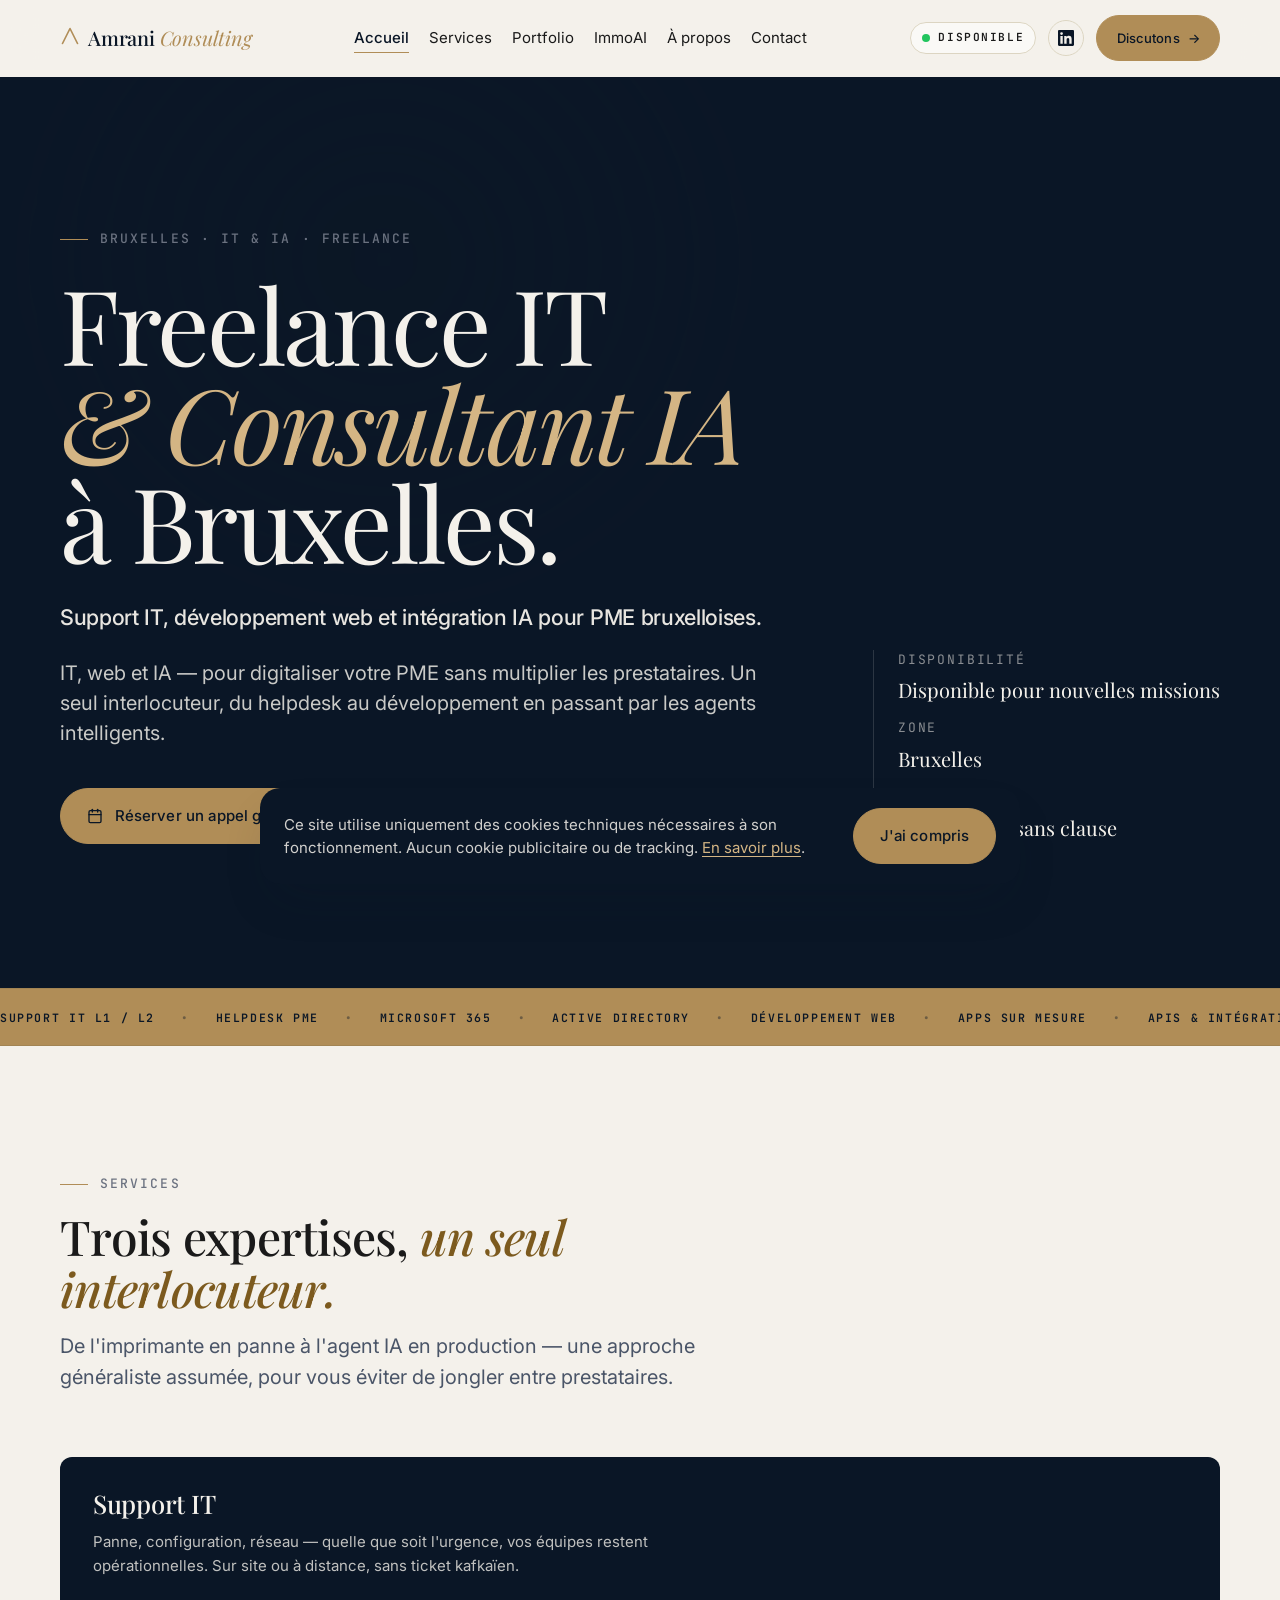
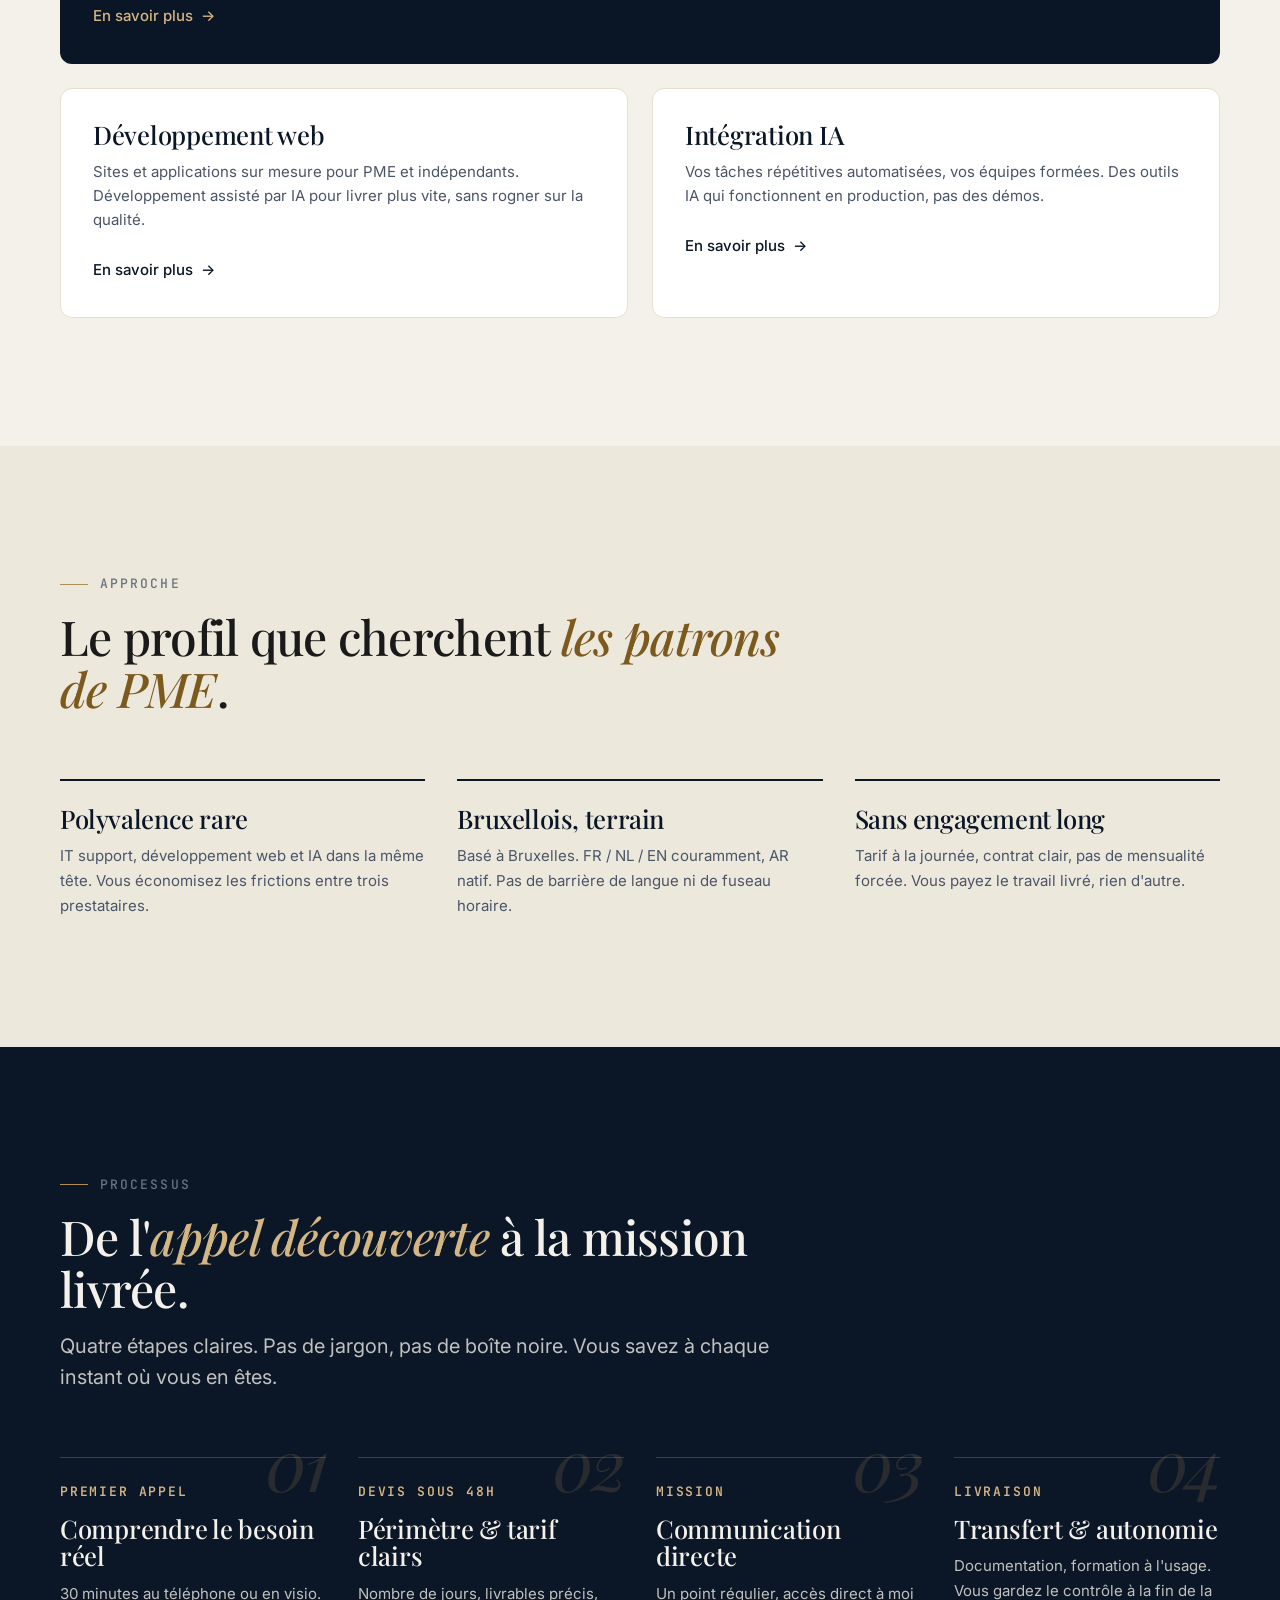
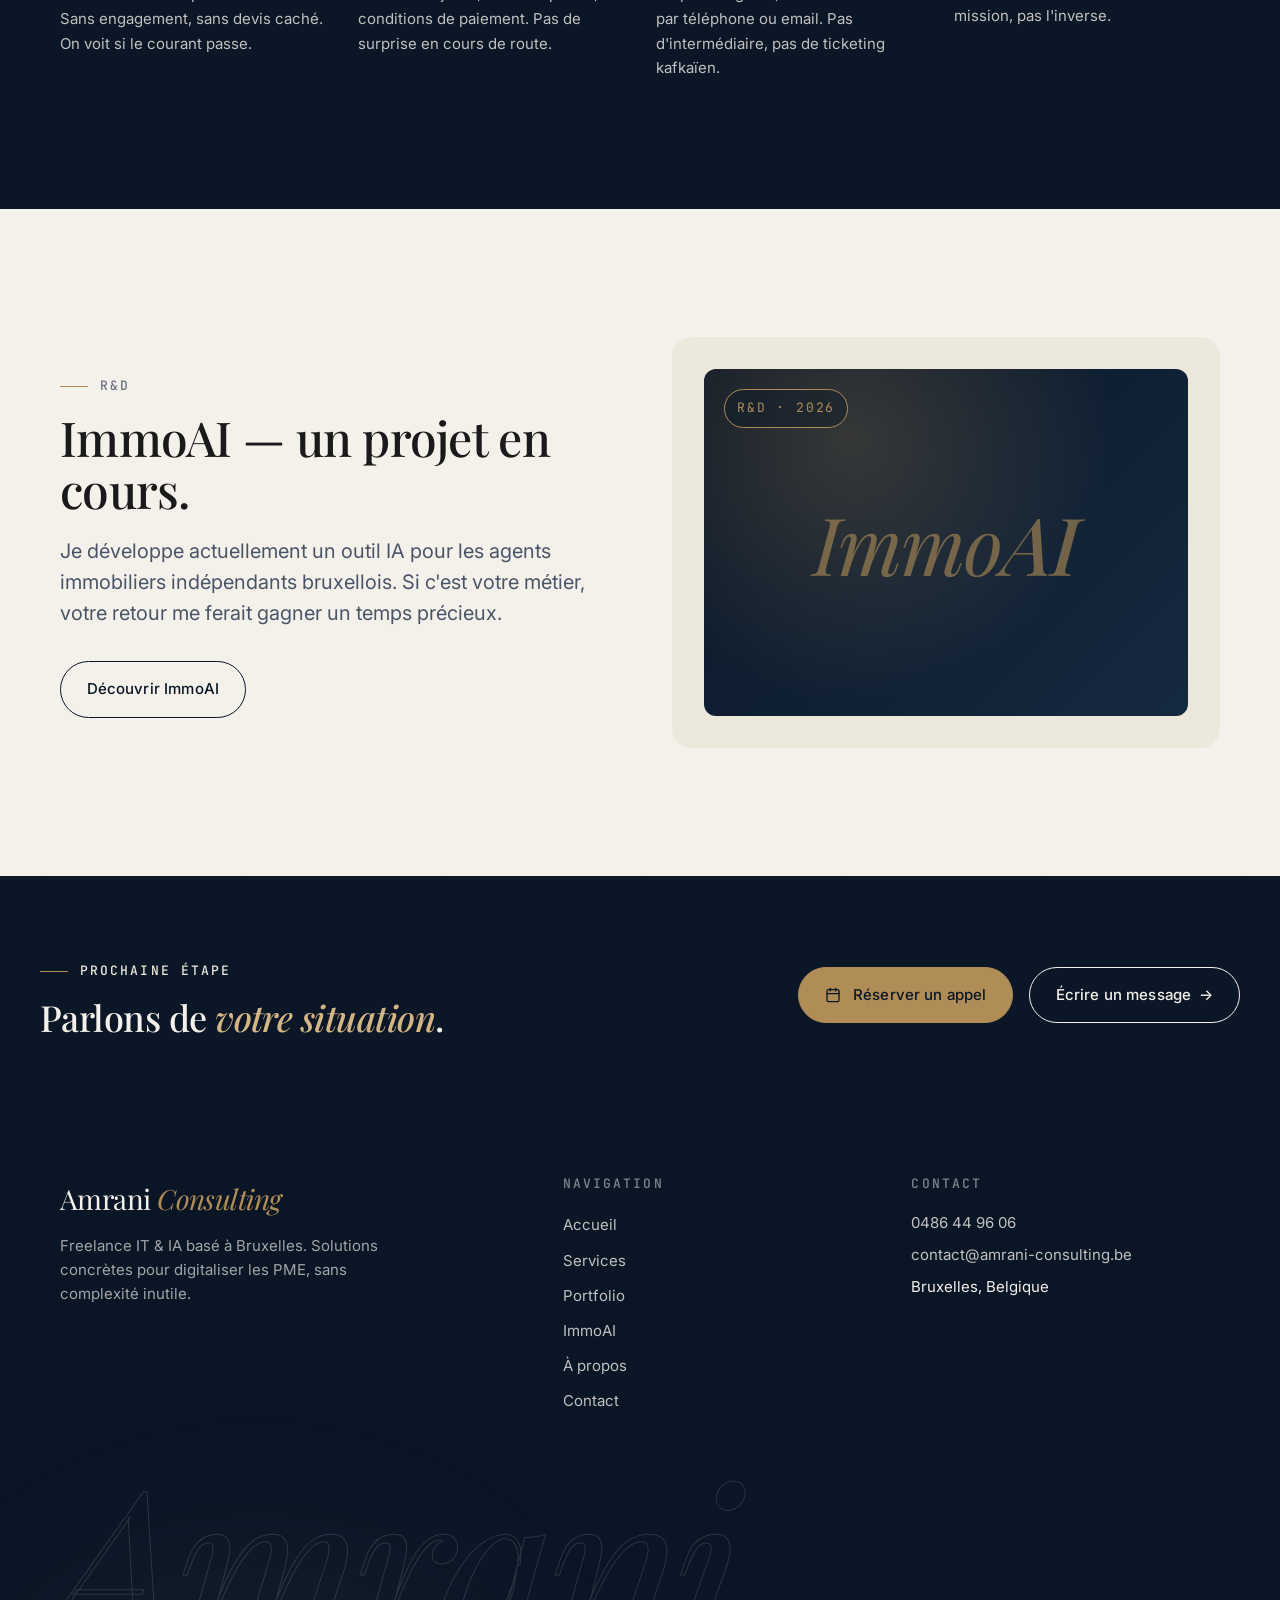
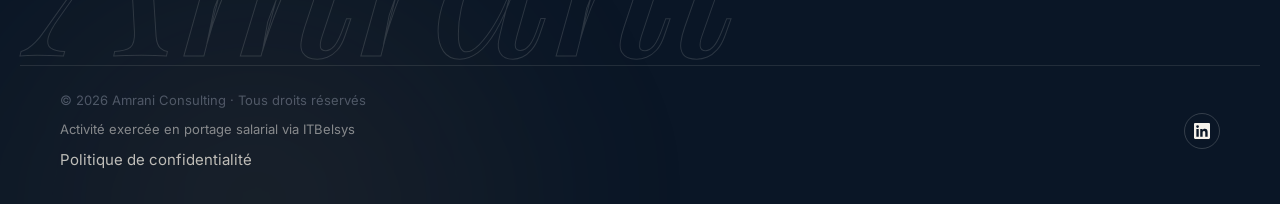
<file: index.html>
<!doctype html>
<html lang="fr">
<head>
  <meta charset="utf-8" />
  <meta name="viewport" content="width=device-width, initial-scale=1" />

  <title>Freelance IT Bruxelles — Consultant IA &amp; Développement Web | Amrani Consulting</title>
  <meta name="description" content="Freelance IT et consultant IA à Bruxelles. Support IT, développement web freelance et intégration IA pour PME bruxelloises. Devis gratuit, réponse sous 24h." />
  <meta name="keywords" content="freelance IT Bruxelles, consultant IA Bruxelles, développement web freelance Bruxelles, support IT PME, intégration IA, freelance informatique Belgique" />
  <meta name="author" content="Abdelkrim Amrani" />
  <meta name="theme-color" content="#0A1929" />
  <meta name="google-site-verification" content="sfzoJVhN3ISLPUVmV5L0EN2qPlHITJZb8OUvwaUnero" />
  <link rel="canonical" href="https://amrani-consulting.be/" />

  <!-- Open Graph -->
  <meta property="og:type" content="website" />
  <meta property="og:locale" content="fr_BE" />
  <meta property="og:site_name" content="Amrani Consulting" />
  <meta property="og:title" content="Freelance IT &amp; IA Bruxelles — Amrani Consulting" />
  <meta property="og:description" content="Freelance IT et consultant IA à Bruxelles. Support IT, développement web freelance et intégration IA pour PME bruxelloises." />
  <meta property="og:url" content="https://amrani-consulting.be/" />
  <meta property="og:image" content="https://amrani-consulting.be/assets/img/og-image.jpg" />

  <!-- Twitter -->
  <meta name="twitter:card" content="summary_large_image" />
  <meta name="twitter:title" content="Freelance IT &amp; IA Bruxelles — Amrani Consulting" />
  <meta name="twitter:description" content="Freelance IT, consultant IA, développement web pour PME bruxelloises. Devis gratuit." />
  <meta name="twitter:image" content="https://amrani-consulting.be/assets/img/og-image.jpg" />

  <!-- Fonts -->
  <link rel="preconnect" href="https://fonts.googleapis.com" />
  <link rel="preconnect" href="https://fonts.gstatic.com" crossorigin />
  <link rel="stylesheet" href="https://fonts.googleapis.com/css2?family=Playfair+Display:ital,wght@0,400;0,500;0,600;0,700;1,400;1,500;1,600&family=Inter:wght@400;500;600&family=JetBrains+Mono:wght@400;500&display=swap" />

  <!-- Stylesheet -->
  <link rel="stylesheet" href="css/style.css?v=20260511-7" />

  <!-- Favicon (placeholder inline SVG) -->
  <link rel="icon" type="image/x-icon" href="/favicon.ico?v=20260511-7" />
  <link rel="icon" type="image/png" sizes="32x32" href="/assets/icons/favicon-32x32.png?v=20260511-7" />
  <link rel="icon" type="image/png" sizes="16x16" href="/assets/icons/favicon-16x16.png?v=20260511-7" />
  <link rel="apple-touch-icon" sizes="180x180" href="/assets/icons/apple-touch-icon.png?v=20260511-7" />

  <!-- JSON-LD: Person + LocalBusiness -->
  <script type="application/ld+json">
  {
    "@context": "https://schema.org",
    "@graph": [
      {
        "@type": "Person",
        "@id": "https://amrani-consulting.be/#person",
        "name": "Abdelkrim Amrani",
        "jobTitle": "Freelance IT & IA Consultant",
        "telephone": "+32486449606",
        "email": "contact@amrani-consulting.be",
        "url": "https://amrani-consulting.be/",
        "sameAs": [
          "https://www.linkedin.com/in/abdelkrim-amrani-868762251"
        ],
        "knowsLanguage": ["fr", "ar", "nl", "en"],
        "address": {
          "@type": "PostalAddress",
          "addressLocality": "Bruxelles",
          "addressCountry": "BE"
        }
      },
      {
        "@type": ["LocalBusiness", "ProfessionalService"],
        "@id": "https://amrani-consulting.be/#business",
        "name": "Amrani Consulting",
        "alternateName": "Amrani Consulting — Freelance IT & IA Bruxelles",
        "description": "Freelance IT et consultant IA à Bruxelles. Support informatique, développement web freelance et intégration IA pour PME bruxelloises.",
        "image": "https://amrani-consulting.be/assets/img/og-image.jpg",
        "logo": "https://amrani-consulting.be/assets/icons/icon-512.png",
        "telephone": "+32486449606",
        "email": "contact@amrani-consulting.be",
        "url": "https://amrani-consulting.be/",
        "founder": { "@id": "https://amrani-consulting.be/#person" },
        "priceRange": "€€",
        "currenciesAccepted": "EUR",
        "paymentAccepted": "Virement bancaire",
        "address": {
          "@type": "PostalAddress",
          "addressLocality": "Bruxelles",
          "addressRegion": "Région de Bruxelles-Capitale",
          "postalCode": "1000",
          "addressCountry": "BE"
        },
        "geo": {
          "@type": "GeoCoordinates",
          "latitude": 50.8503,
          "longitude": 4.3517
        },
        "areaServed": [
          { "@type": "City", "name": "Bruxelles" },
          { "@type": "City", "name": "Brussels" },
          { "@type": "AdministrativeArea", "name": "Région de Bruxelles-Capitale" },
          { "@type": "Country", "name": "Belgique" }
        ],
        "serviceType": [
          "Freelance IT",
          "Consultant IA",
          "Développement web freelance",
          "Support informatique PME",
          "Intégration intelligence artificielle"
        ],
        "knowsAbout": [
          "Support IT L1/L2",
          "Helpdesk Microsoft 365",
          "Active Directory",
          "Réseaux LAN WiFi",
          "Développement web sur mesure",
          "Applications métier",
          "Intelligence Artificielle",
          "Claude Code",
          "Anthropic Claude",
          "Automatisation IA",
          "Agents IA métier",
          "RGPD"
        ],
        "openingHoursSpecification": {
          "@type": "OpeningHoursSpecification",
          "dayOfWeek": ["Monday", "Tuesday", "Wednesday", "Thursday", "Friday"],
          "opens": "09:00",
          "closes": "18:00"
        },
        "slogan": "IT · Web · IA — un seul interlocuteur",
        "hasOfferCatalog": {
          "@type": "OfferCatalog",
          "name": "Services freelance — Amrani Consulting Bruxelles",
          "itemListElement": [
            {
              "@type": "Offer",
              "name": "Freelance Support IT L1/L2 — Bruxelles",
              "description": "Helpdesk utilisateur, Microsoft 365, Active Directory, réseaux pour PME bruxelloises. Tarif sur mesure selon la mission.",
              "price": "250",
              "priceCurrency": "EUR",
              "priceSpecification": {
                "@type": "UnitPriceSpecification",
                "minPrice": "250",
                "priceCurrency": "EUR",
                "unitText": "DAY"
              },
              "areaServed": { "@type": "City", "name": "Bruxelles" }
            },
            {
              "@type": "Offer",
              "name": "Développement web freelance — Bruxelles",
              "description": "Sites vitrines, applications métier, APIs et automatisations pour PME et indépendants. Tarif sur mesure selon la mission.",
              "price": "250",
              "priceCurrency": "EUR",
              "priceSpecification": {
                "@type": "UnitPriceSpecification",
                "minPrice": "250",
                "priceCurrency": "EUR",
                "unitText": "DAY"
              },
              "areaServed": { "@type": "City", "name": "Bruxelles" }
            },
            {
              "@type": "Offer",
              "name": "Consultant IA freelance — Bruxelles",
              "description": "Intégration outils IA, agents IA métier, automatisation et formation des équipes. Tarif sur mesure selon la mission.",
              "price": "250",
              "priceCurrency": "EUR",
              "priceSpecification": {
                "@type": "UnitPriceSpecification",
                "minPrice": "250",
                "priceCurrency": "EUR",
                "unitText": "DAY"
              },
              "areaServed": { "@type": "City", "name": "Bruxelles" }
            }
          ]
        },
        "sameAs": [
          "https://www.linkedin.com/in/abdelkrim-amrani-868762251",
          "https://share.google/vLgEMSEJBCpEKOLDq"
        ]
      }
    ]
  }
  </script>
</head>

<body>
  <a href="#main" class="skip-link">Aller au contenu principal</a>
  <div class="reading-progress" aria-hidden="true"></div>

  <!-- Custom cursor (desktop only, disabled on touch & reduced-motion) -->
  <div class="cursor" aria-hidden="true">
    <div class="cursor__dot"></div>
    <div class="cursor__ring"></div>
  </div>

  <!-- ============= HEADER ============= -->
  <header class="site-header">
    <div class="container site-header__inner">
      <a href="/" class="logo" aria-label="Amrani Consulting — accueil">
        <svg class="logo__mono" viewBox="0 0 24 24" aria-hidden="true" fill="none" stroke="currentColor" stroke-width="2" stroke-linecap="round" stroke-linejoin="round">
          <path d="M3 21 L12 3 L21 21" />
        </svg>
        <span><strong>Amrani</strong> <em>Consulting</em></span>
      </a>

      <nav class="primary-nav" aria-label="Navigation principale">
        <ul class="primary-nav__list">
          <li><a href="/" class="primary-nav__link" aria-current="page">Accueil</a></li>
          <li><a href="/services/" class="primary-nav__link">Services</a></li>
          <li><a href="portfolio" class="primary-nav__link">Portfolio</a></li>
          <li><a href="immoai" class="primary-nav__link">ImmoAI</a></li>
          <li><a href="about" class="primary-nav__link">À propos</a></li>
          <li><a href="contact" class="primary-nav__link">Contact</a></li>
        </ul>
      </nav>

      <div class="header-cta">
        <span class="status-badge" aria-label="Disponible pour de nouvelles missions">
          <span class="status-badge__dot" aria-hidden="true"></span>
          <span>Disponible</span>
        </span>
        <a href="https://www.linkedin.com/in/abdelkrim-amrani-868762251" target="_blank" rel="noopener" class="linkedin-icon" aria-label="LinkedIn d'Abdelkrim Amrani">
          <svg viewBox="0 0 24 24" fill="currentColor" aria-hidden="true"><path d="M20.45 20.45h-3.55v-5.57c0-1.33-.02-3.04-1.85-3.04-1.85 0-2.13 1.45-2.13 2.94v5.67H9.36V9h3.41v1.56h.05c.48-.9 1.64-1.85 3.37-1.85 3.6 0 4.27 2.37 4.27 5.46v6.28zM5.34 7.43a2.06 2.06 0 1 1 0-4.12 2.06 2.06 0 0 1 0 4.12zM7.12 20.45H3.56V9h3.56v11.45zM22.23 0H1.77C.79 0 0 .77 0 1.72v20.56C0 23.23.79 24 1.77 24h20.45C23.2 24 24 23.23 24 22.28V1.72C24 .77 23.2 0 22.23 0z"/></svg>
        </a>
        <a href="contact" class="btn btn-primary btn-header btn-discutons">Discutons<span class="arrow" aria-hidden="true">→</span></a>
        <button class="burger" aria-label="Ouvrir le menu" aria-expanded="false" aria-controls="mobile-nav">
          <span></span><span></span>
        </button>
      </div>
    </div>
  </header>

  <!-- ============= MOBILE NAV ============= -->
  <div class="mobile-nav" id="mobile-nav" aria-label="Navigation mobile">
    <ul class="mobile-nav__list">
      <li><a href="/" class="mobile-nav__link" aria-current="page">Accueil</a></li>
      <li><a href="/services/" class="mobile-nav__link">Services</a></li>
      <li><a href="portfolio" class="mobile-nav__link">Portfolio</a></li>
      <li><a href="immoai" class="mobile-nav__link">ImmoAI</a></li>
      <li><a href="about" class="mobile-nav__link">À propos</a></li>
      <li><a href="contact" class="mobile-nav__link">Contact</a></li>
    </ul>
    <div class="mobile-nav__contact">
      <span>Bruxelles · Réponse sous 24h</span>
      <a href="tel:+32486449606">0486 44 96 06</a>
      <a href="https://calendly.com/beskiko98/appel-decouverte-15min" target="_blank" rel="noopener" class="mobile-nav__cta">
        <svg viewBox="0 0 24 24" fill="none" stroke="currentColor" stroke-width="2" stroke-linecap="round" stroke-linejoin="round" aria-hidden="true">
          <rect x="3" y="4" width="18" height="18" rx="2" ry="2"/>
          <line x1="16" y1="2" x2="16" y2="6"/>
          <line x1="8" y1="2" x2="8" y2="6"/>
          <line x1="3" y1="10" x2="21" y2="10"/>
        </svg>
        Réserver un appel
      </a>
    </div>
  </div>

  <main id="main">

    <!-- ============= HERO ============= -->
    <section class="hero has-grain">
      <div class="container hero__inner">
        <div class="hero__content">
          <span class="eyebrow">Bruxelles · IT &amp; IA · Freelance</span>
          <h1 class="hero__title-stacked">
            <span><span>Freelance IT</span></span>
            <span><span><em>&amp; Consultant IA</em></span></span>
            <span><span>à Bruxelles.</span></span>
          </h1>
          <h2 class="hero__h2">Support IT, développement web et intégration IA pour PME bruxelloises.</h2>
          <p class="hero__lead">
            IT, web et IA — pour digitaliser votre PME sans multiplier les
            prestataires. Un seul interlocuteur, du helpdesk au développement
            en passant par les agents intelligents.
          </p>
          <div class="hero__actions">
            <a href="https://calendly.com/beskiko98/appel-decouverte-15min" target="_blank" rel="noopener" class="btn btn-primary">
              <svg width="16" height="16" viewBox="0 0 24 24" fill="none" stroke="currentColor" stroke-width="2" stroke-linecap="round" stroke-linejoin="round" aria-hidden="true" style="margin-right: 0.25rem;">
                <rect x="3" y="4" width="18" height="18" rx="2" ry="2"/>
                <line x1="16" y1="2" x2="16" y2="6"/>
                <line x1="8" y1="2" x2="8" y2="6"/>
                <line x1="3" y1="10" x2="21" y2="10"/>
              </svg>
              Réserver un appel gratuit
            </a>
            <a href="contact" class="btn btn-outline">Écrire un message</a>
          </div>
        </div>

        <dl class="hero__meta">
          <div>
            <dt>Disponibilité</dt>
            <dd>Disponible pour nouvelles missions</dd>
          </div>
          <div>
            <dt>Zone</dt>
            <dd>Bruxelles</dd>
          </div>
          <div>
            <dt>Engagement</dt>
            <dd>À la journée, sans clause</dd>
          </div>
        </dl>
      </div>
    </section>

    <!-- ============= MARQUEE TICKER ============= -->
    <div class="marquee" aria-hidden="true">
      <div class="marquee__track">
        <span>Support IT L1 / L2</span><span class="marquee__sep">·</span>
        <span>Helpdesk PME</span><span class="marquee__sep">·</span>
        <span>Microsoft 365</span><span class="marquee__sep">·</span>
        <span>Active Directory</span><span class="marquee__sep">·</span>
        <span>Développement Web</span><span class="marquee__sep">·</span>
        <span>Apps sur mesure</span><span class="marquee__sep">·</span>
        <span>APIs &amp; intégrations</span><span class="marquee__sep">·</span>
        <span>Intelligence Artificielle</span><span class="marquee__sep">·</span>
        <span>Automatisation</span><span class="marquee__sep">·</span>
        <span>Agents IA métier</span><span class="marquee__sep">·</span>
        <span>RGPD</span><span class="marquee__sep">·</span>
        <span>Bruxelles</span><span class="marquee__sep">·</span>
        <span>Sans engagement long</span><span class="marquee__sep">·</span>
        <span>Devis gratuit</span><span class="marquee__sep">·</span>
        <!-- Loop duplicate -->
        <span>Support IT L1 / L2</span><span class="marquee__sep">·</span>
        <span>Helpdesk PME</span><span class="marquee__sep">·</span>
        <span>Microsoft 365</span><span class="marquee__sep">·</span>
        <span>Active Directory</span><span class="marquee__sep">·</span>
        <span>Développement Web</span><span class="marquee__sep">·</span>
        <span>Apps sur mesure</span><span class="marquee__sep">·</span>
        <span>APIs &amp; intégrations</span><span class="marquee__sep">·</span>
        <span>Intelligence Artificielle</span><span class="marquee__sep">·</span>
        <span>Automatisation</span><span class="marquee__sep">·</span>
        <span>Agents IA métier</span><span class="marquee__sep">·</span>
        <span>RGPD</span><span class="marquee__sep">·</span>
        <span>Bruxelles</span><span class="marquee__sep">·</span>
        <span>Sans engagement long</span><span class="marquee__sep">·</span>
        <span>Devis gratuit</span><span class="marquee__sep">·</span>
      </div>
    </div>

    <!-- ============= SERVICES PREVIEW ============= -->
    <section class="section bg-cream">
      <div class="container">
        <header class="section-header reveal">
          <span class="eyebrow">Services</span>
          <h2>Trois expertises, <em>un seul interlocuteur.</em></h2>
          <p class="lead">
            De l'imprimante en panne à l'agent IA en production — une approche
            généraliste assumée, pour vous éviter de jongler entre prestataires.
          </p>
        </header>

        <div class="grid services-grid">
          <article class="card card--featured reveal reveal-delay-1">
            <h3 class="card__title">Support IT</h3>
            <p class="card__text">
              Panne, configuration, réseau — quelle que soit l'urgence, vos équipes
              restent opérationnelles. Sur site ou à distance, sans ticket kafkaïen.
            </p>
            <a href="/services/support-it-bruxelles" class="card__link">
              En savoir plus <span aria-hidden="true">→</span>
            </a>
          </article>

          <article class="card reveal reveal-delay-2">
            <h3 class="card__title">Développement web</h3>
            <p class="card__text">
              Sites et applications sur mesure pour PME et indépendants.
              Développement assisté par IA pour livrer plus vite, sans rogner sur la qualité.
            </p>
            <a href="/services/developpement-web-freelance-bruxelles" class="card__link">
              En savoir plus <span aria-hidden="true">→</span>
            </a>
          </article>

          <article class="card reveal reveal-delay-3">
            <h3 class="card__title">Intégration IA</h3>
            <p class="card__text">
              Vos tâches répétitives automatisées, vos équipes formées. Des outils
              IA qui fonctionnent en production, pas des démos.
            </p>
            <a href="/services/consultant-ia-bruxelles" class="card__link">
              En savoir plus <span aria-hidden="true">→</span>
            </a>
          </article>
        </div>
      </div>
    </section>

    <!-- ============= WHY ME ============= -->
    <section class="section bg-cream-2">
      <div class="container">
        <header class="section-header reveal">
          <span class="eyebrow">Approche</span>
          <h2>Le profil que cherchent <em>les patrons de PME</em>.</h2>
        </header>

        <div class="pillars">
          <div class="pillar reveal reveal-delay-1">
            <h3 class="pillar__title">Polyvalence rare</h3>
            <p class="pillar__text">
              IT support, développement web et IA dans la même tête.
              Vous économisez les frictions entre trois prestataires.
            </p>
          </div>

          <div class="pillar reveal reveal-delay-2">
            <h3 class="pillar__title">Bruxellois, terrain</h3>
            <p class="pillar__text">
              Basé à Bruxelles. FR / NL / EN couramment, AR natif.
              Pas de barrière de langue ni de fuseau horaire.
            </p>
          </div>

          <div class="pillar reveal reveal-delay-3">
            <h3 class="pillar__title">Sans engagement long</h3>
            <p class="pillar__text">
              Tarif à la journée, contrat clair, pas de mensualité forcée.
              Vous payez le travail livré, rien d'autre.
            </p>
          </div>
        </div>
      </div>
    </section>

    <!-- ============= PROCESSUS — 4 STEPS ============= -->
    <section class="section bg-navy has-grain">
      <div class="container">
        <header class="section-header reveal" style="max-width: 720px;">
          <span class="eyebrow">Processus</span>
          <h2>De l'<em>appel découverte</em> à la mission livrée.</h2>
          <p class="lead">
            Quatre étapes claires. Pas de jargon, pas de boîte noire. Vous savez
            à chaque instant où vous en êtes.
          </p>
        </header>

        <ol class="process-list" style="list-style: none; padding: 0;">
          <li class="process-item reveal reveal-delay-1">
            <span class="process-item__num" aria-hidden="true">01</span>
            <span class="process-item__label">Premier appel</span>
            <h3 class="process-item__title">Comprendre le besoin réel</h3>
            <p class="process-item__text">
              30 minutes au téléphone ou en visio. Sans engagement,
              sans devis caché. On voit si le courant passe.
            </p>
          </li>

          <li class="process-item reveal reveal-delay-2">
            <span class="process-item__num" aria-hidden="true">02</span>
            <span class="process-item__label">Devis sous 48h</span>
            <h3 class="process-item__title">Périmètre &amp; tarif clairs</h3>
            <p class="process-item__text">
              Nombre de jours, livrables précis, conditions de paiement.
              Pas de surprise en cours de route.
            </p>
          </li>

          <li class="process-item reveal reveal-delay-3">
            <span class="process-item__num" aria-hidden="true">03</span>
            <span class="process-item__label">Mission</span>
            <h3 class="process-item__title">Communication directe</h3>
            <p class="process-item__text">
              Un point régulier, accès direct à moi par téléphone ou email.
              Pas d'intermédiaire, pas de ticketing kafkaïen.
            </p>
          </li>

          <li class="process-item reveal reveal-delay-4">
            <span class="process-item__num" aria-hidden="true">04</span>
            <span class="process-item__label">Livraison</span>
            <h3 class="process-item__title">Transfert &amp; autonomie</h3>
            <p class="process-item__text">
              Documentation, formation à l'usage. Vous gardez le contrôle
              à la fin de la mission, pas l'inverse.
            </p>
          </li>
        </ol>
      </div>
    </section>

    <!-- ============= R&D TEASER (ImmoAI) ============= -->
    <section class="section bg-cream">
      <div class="container">
        <div class="grid grid-2" style="align-items: center; gap: clamp(2rem, 5vw, 5rem);">
          <div class="reveal">
            <span class="eyebrow">R&amp;D</span>
            <h2 style="margin-top: 1rem;">ImmoAI — un projet en cours.</h2>
            <p class="lead" style="margin-top: 1.25rem;">
              Je développe actuellement un outil IA pour les agents immobiliers
              indépendants bruxellois. Si c'est votre métier, votre retour me
              ferait gagner un temps précieux.
            </p>
            <div style="margin-top: 2rem; display: flex; gap: 1rem; flex-wrap: wrap;">
              <a href="immoai" class="btn btn-outline">Découvrir ImmoAI</a>
            </div>
          </div>

          <div class="project__media reveal reveal-delay-2">
            <div class="project__media-inner">
              <span class="project__badge">R&amp;D · 2026</span>
              <span class="project__placeholder">Immo<em style="color: inherit;">AI</em></span>
            </div>
          </div>
        </div>
      </div>
    </section>

    <!-- ============= CTA STRIP ============= -->
    <section class="cta-strip has-grain on-dark">
      <div class="container cta-strip__inner reveal">
        <div>
          <span class="eyebrow">Prochaine étape</span>
          <h2 style="margin-top: 1rem;">Parlons de <em>votre situation</em>.</h2>
        </div>
        <div style="display: flex; gap: 1rem; flex-wrap: wrap;">
          <a href="https://calendly.com/beskiko98/appel-decouverte-15min" target="_blank" rel="noopener" class="btn btn-primary">
            <svg width="16" height="16" viewBox="0 0 24 24" fill="none" stroke="currentColor" stroke-width="2" stroke-linecap="round" stroke-linejoin="round" aria-hidden="true" style="margin-right: 0.25rem;">
              <rect x="3" y="4" width="18" height="18" rx="2" ry="2"/>
              <line x1="16" y1="2" x2="16" y2="6"/>
              <line x1="8" y1="2" x2="8" y2="6"/>
              <line x1="3" y1="10" x2="21" y2="10"/>
            </svg>
            Réserver un appel
          </a>
          <a href="contact" class="btn btn-outline">
            Écrire un message
            <span class="arrow" aria-hidden="true">→</span>
          </a>
        </div>
      </div>
    </section>
  </main>

  <!-- ============= FOOTER ============= -->
  <footer class="site-footer">
    <div class="container site-footer__inner">
      <div>
        <p class="site-footer__brand">Amrani <em>Consulting</em></p>
        <p class="site-footer__tagline">
          Freelance IT &amp; IA basé à Bruxelles. Solutions concrètes pour
          digitaliser les PME, sans complexité inutile.
        </p>
      </div>

      <div>
        <h3>Navigation</h3>
        <ul>
          <li><a href="/">Accueil</a></li>
          <li><a href="/services/">Services</a></li>
          <li><a href="portfolio">Portfolio</a></li>
          <li><a href="immoai">ImmoAI</a></li>
          <li><a href="about">À propos</a></li>
          <li><a href="contact">Contact</a></li>
        </ul>
      </div>

      <div>
        <h3>Contact</h3>
        <ul class="site-footer__contact">
          <li><a href="tel:+32486449606">0486 44 96 06</a></li>
          <li><a href="mailto:contact@amrani-consulting.be">contact@amrani-consulting.be</a></li>
          <li>Bruxelles, Belgique</li>
        </ul>
      </div>
    </div>

    <div class="footer-stroke" aria-hidden="true">Amrani</div>

    <div class="container site-footer__bottom">
      <div>
        <p>&copy; <span data-current-year>2026</span> Amrani Consulting · Tous droits réservés</p>
        <p class="site-footer__disclosure">Activité exercée en portage salarial via ITBelsys</p>
        <ul class="site-footer__legal-links" style="margin-top: 0.5rem;">
          <li><a href="privacy">Politique de confidentialité</a></li>
        </ul>
      </div>
      <div class="site-footer__socials">
        <a href="https://www.linkedin.com/in/abdelkrim-amrani-868762251" target="_blank" rel="noopener" aria-label="LinkedIn">
          <svg viewBox="0 0 24 24" fill="currentColor" aria-hidden="true"><path d="M20.45 20.45h-3.55v-5.57c0-1.33-.02-3.04-1.85-3.04-1.85 0-2.13 1.45-2.13 2.94v5.67H9.36V9h3.41v1.56h.05c.48-.9 1.64-1.85 3.37-1.85 3.6 0 4.27 2.37 4.27 5.46v6.28zM5.34 7.43a2.06 2.06 0 1 1 0-4.12 2.06 2.06 0 0 1 0 4.12zM7.12 20.45H3.56V9h3.56v11.45zM22.23 0H1.77C.79 0 0 .77 0 1.72v20.56C0 23.23.79 24 1.77 24h20.45C23.2 24 24 23.23 24 22.28V1.72C24 .77 23.2 0 22.23 0z"/></svg>
        </a>
      </div>
    </div>
  </footer>

  <button class="back-to-top" aria-label="Retour en haut">
    <svg viewBox="0 0 24 24" fill="none" stroke="currentColor" stroke-width="2" aria-hidden="true"><path d="M12 19V5M5 12l7-7 7 7"/></svg>
  </button>

  <!-- Cookie banner (RGPD) -->
  <div class="cookie-banner" id="cookie-banner" role="dialog" aria-label="Information sur les cookies" hidden>
    <div class="cookie-banner__inner">
      <p class="cookie-banner__text">
        Ce site utilise uniquement des cookies techniques nécessaires à son fonctionnement.
        Aucun cookie publicitaire ou de tracking. <a href="privacy">En savoir plus</a>.
      </p>
      <button type="button" class="btn btn-primary cookie-banner__btn" id="cookie-accept">
        J'ai compris
      </button>
    </div>
  </div>

  <script src="js/script.js?v=20260511-7" defer></script>
</body>
</html>
</file>
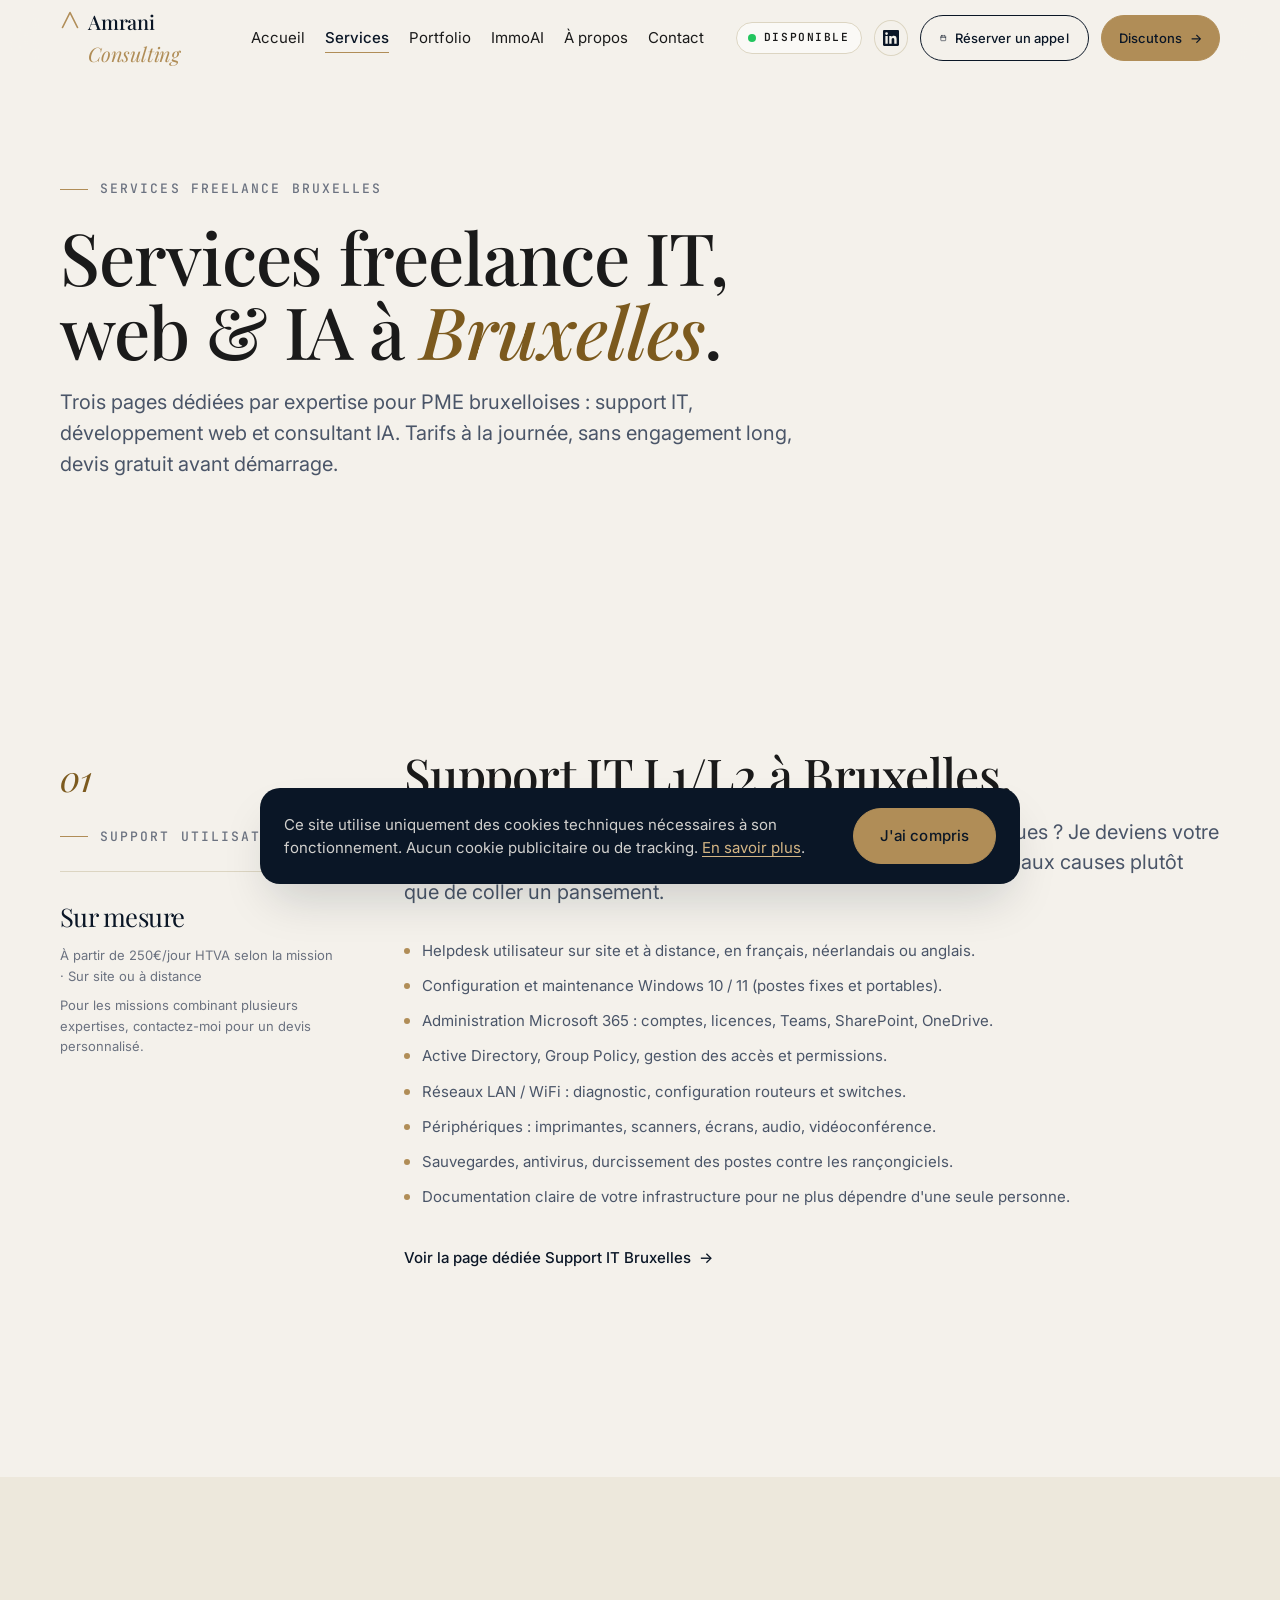
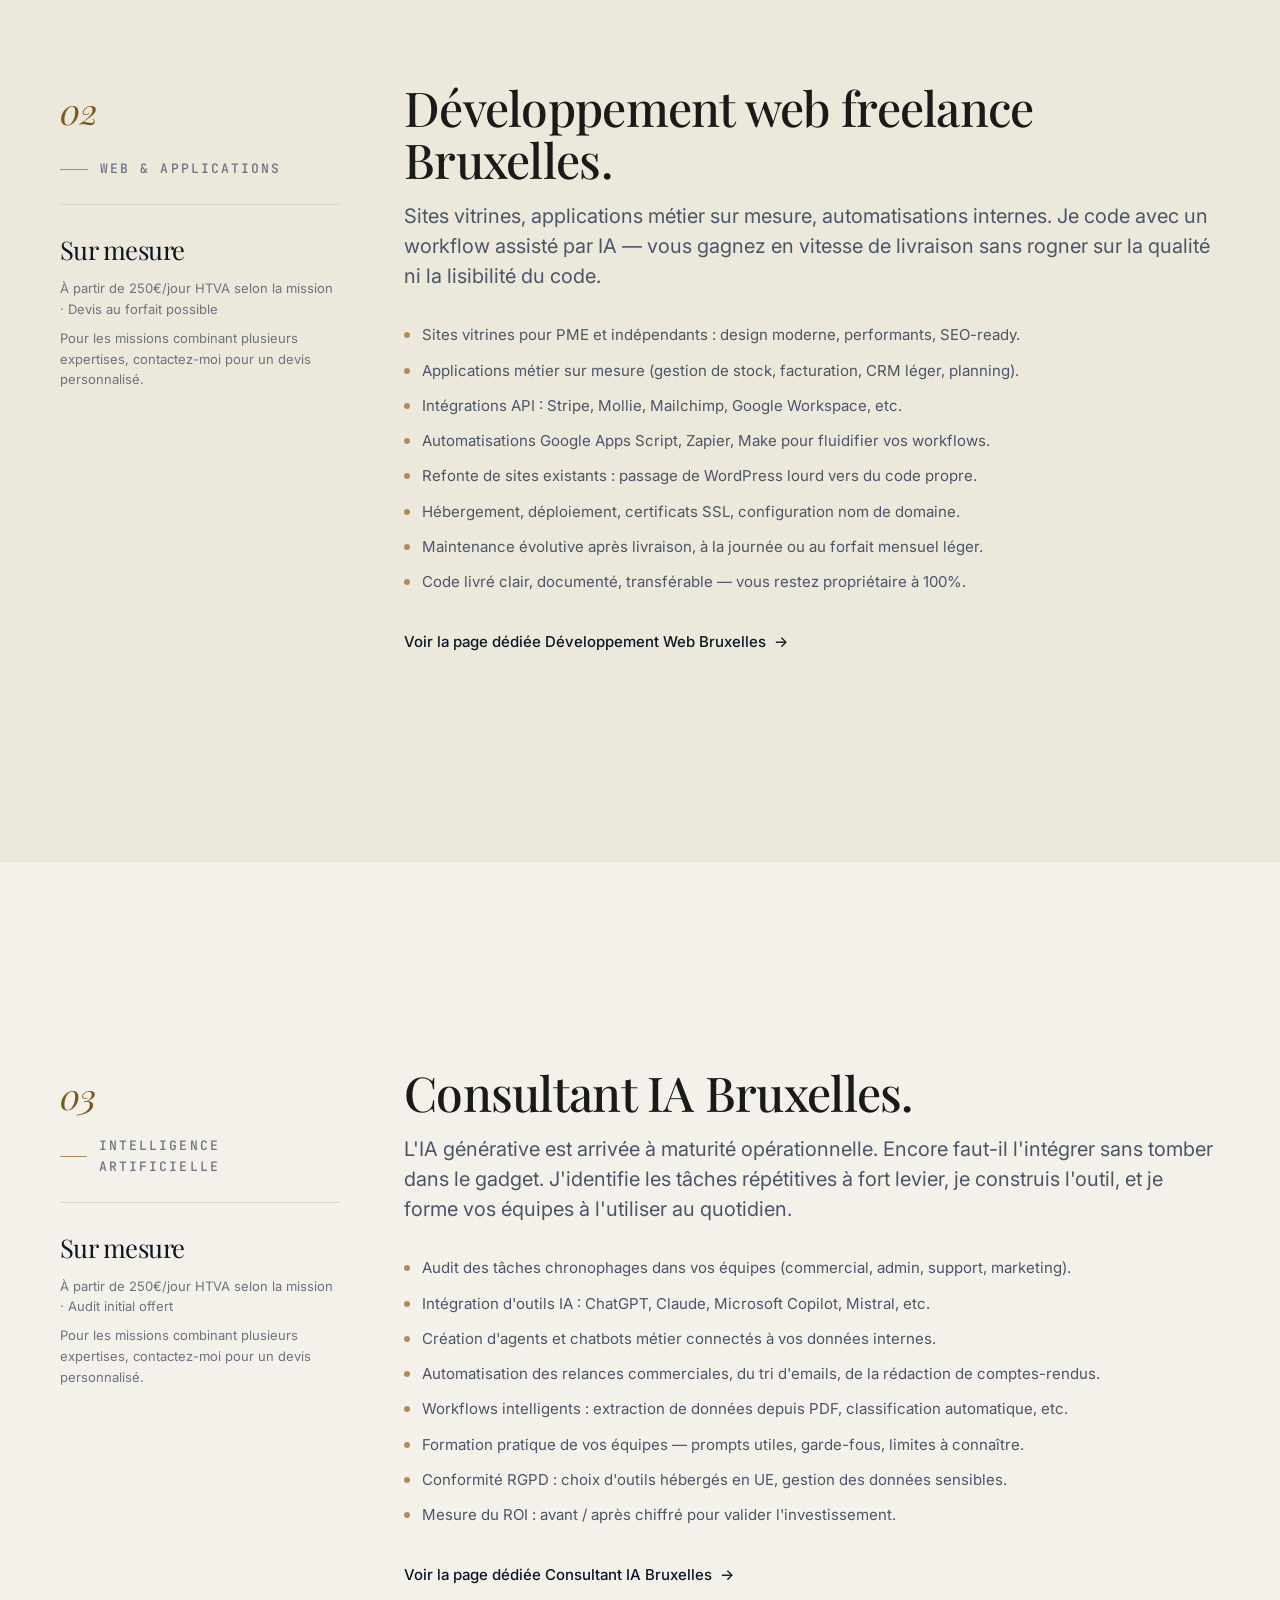
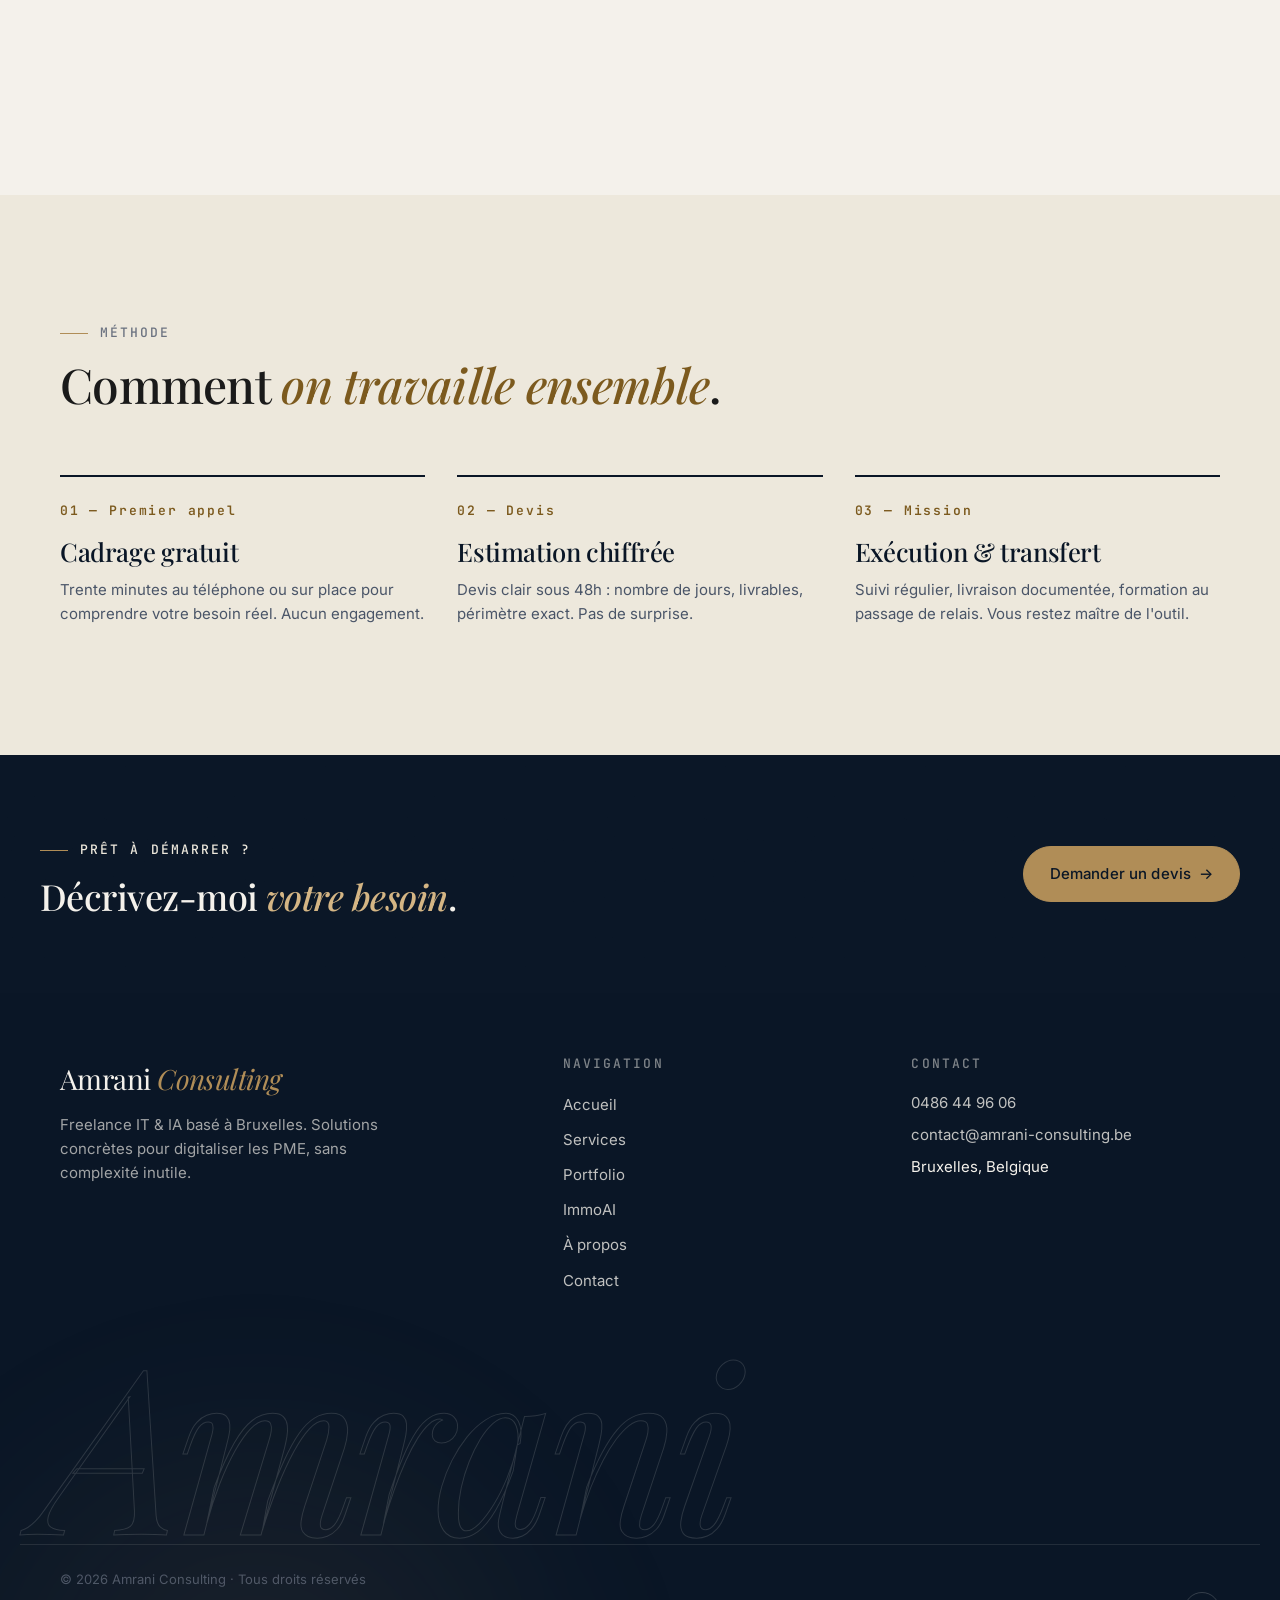
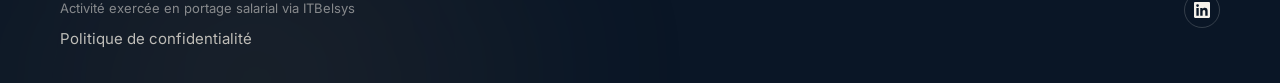
<file: services/index.html>
<!doctype html>
<html lang="fr">
<head>
  <meta charset="utf-8" />
  <meta name="viewport" content="width=device-width, initial-scale=1" />

  <title>Services freelance IT, web &amp; IA Bruxelles | Amrani Consulting</title>
  <meta name="description" content="Services freelance à Bruxelles : support IT L1/L2, développement web, consultant IA. Tarif sur mesure dès 250€/jour. Pour PME bruxelloises, sans engagement long." />
  <meta name="keywords" content="services freelance IT Bruxelles, consultant IA Bruxelles, développement web freelance Bruxelles, tarif freelance IT, support informatique PME" />
  <meta name="theme-color" content="#0A1929" />
  <meta name="google-site-verification" content="sfzoJVhN3ISLPUVmV5L0EN2qPlHITJZb8OUvwaUnero" />
  <link rel="canonical" href="https://amrani-consulting.be/services/" />

  <meta property="og:type" content="website" />
  <meta property="og:locale" content="fr_BE" />
  <meta property="og:site_name" content="Amrani Consulting" />
  <meta property="og:title" content="Services freelance IT, web &amp; IA Bruxelles | Amrani Consulting" />
  <meta property="og:description" content="Services freelance à Bruxelles : support IT, développement web et intégration IA pour PME bruxelloises. Tarifs à la journée, sans engagement long." />
  <meta property="og:url" content="https://amrani-consulting.be/services/" />
  <meta property="og:image" content="https://amrani-consulting.be/assets/img/og-image.jpg" />

  <meta name="twitter:card" content="summary_large_image" />
  <meta name="twitter:title" content="Services freelance IT, web &amp; IA Bruxelles" />
  <meta name="twitter:description" content="Services freelance à Bruxelles : support IT, développement web et consultant IA pour PME." />

  <link rel="preconnect" href="https://fonts.googleapis.com" />
  <link rel="preconnect" href="https://fonts.gstatic.com" crossorigin />
  <link rel="stylesheet" href="https://fonts.googleapis.com/css2?family=Playfair+Display:ital,wght@0,400;0,500;0,600;0,700;1,400;1,500;1,600&family=Inter:wght@400;500;600&family=JetBrains+Mono:wght@400;500&display=swap" />
  <link rel="stylesheet" href="/css/style.css?v=20260511-7" />

  <link rel="icon" type="image/x-icon" href="/favicon.ico?v=20260511-6" />
  <link rel="icon" type="image/png" sizes="32x32" href="/assets/icons/favicon-32x32.png?v=20260511-6" />
  <link rel="icon" type="image/png" sizes="16x16" href="/assets/icons/favicon-16x16.png?v=20260511-6" />
  <link rel="apple-touch-icon" sizes="180x180" href="/assets/icons/apple-touch-icon.png?v=20260511-6" />

  <!-- Service catalog JSON-LD -->
  <script type="application/ld+json">
  {
    "@context": "https://schema.org",
    "@type": "ItemList",
    "name": "Services Amrani Consulting",
    "itemListElement": [
      {
        "@type": "Service",
        "position": 1,
        "name": "Support IT L1 / L2",
        "provider": { "@type": "LocalBusiness", "name": "Amrani Consulting" },
        "areaServed": { "@type": "City", "name": "Bruxelles" },
        "offers": { "@type": "Offer", "price": "250", "priceCurrency": "EUR", "unitText": "DAY", "description": "Tarif sur mesure — à partir de 250€/jour selon la mission" }
      },
      {
        "@type": "Service",
        "position": 2,
        "name": "Développement web et applications",
        "provider": { "@type": "LocalBusiness", "name": "Amrani Consulting" },
        "areaServed": { "@type": "City", "name": "Bruxelles" },
        "offers": { "@type": "Offer", "price": "250", "priceCurrency": "EUR", "unitText": "DAY", "description": "Tarif sur mesure — à partir de 250€/jour selon la mission" }
      },
      {
        "@type": "Service",
        "position": 3,
        "name": "Intégration Intelligence Artificielle",
        "provider": { "@type": "LocalBusiness", "name": "Amrani Consulting" },
        "areaServed": { "@type": "City", "name": "Bruxelles" },
        "offers": { "@type": "Offer", "price": "250", "priceCurrency": "EUR", "unitText": "DAY", "description": "Tarif sur mesure — à partir de 250€/jour selon la mission" }
      }
    ]
  }
  </script>
</head>

<body>
  <a href="#main" class="skip-link">Aller au contenu principal</a>
  <div class="reading-progress" aria-hidden="true"></div>

  <!-- Custom cursor (desktop only, disabled on touch & reduced-motion) -->
  <div class="cursor" aria-hidden="true">
    <div class="cursor__dot"></div>
    <div class="cursor__ring"></div>
  </div>

  <header class="site-header">
    <div class="container site-header__inner">
      <a href="/" class="logo" aria-label="Amrani Consulting — accueil">
        <svg class="logo__mono" viewBox="0 0 24 24" aria-hidden="true" fill="none" stroke="currentColor" stroke-width="2" stroke-linecap="round" stroke-linejoin="round">
          <path d="M3 21 L12 3 L21 21" />
        </svg>
        <span><strong>Amrani</strong> <em>Consulting</em></span>
      </a>
      <nav class="primary-nav" aria-label="Navigation principale">
        <ul class="primary-nav__list">
          <li><a href="/" class="primary-nav__link">Accueil</a></li>
          <li><a href="/services/" class="primary-nav__link" aria-current="page">Services</a></li>
          <li><a href="/portfolio" class="primary-nav__link">Portfolio</a></li>
          <li><a href="/immoai" class="primary-nav__link">ImmoAI</a></li>
          <li><a href="/about" class="primary-nav__link">À propos</a></li>
          <li><a href="/contact" class="primary-nav__link">Contact</a></li>
        </ul>
      </nav>
      <div class="header-cta">
        <a href="/contact" class="status-badge" aria-label="Disponible pour de nouvelles missions">
          <span class="status-badge__dot" aria-hidden="true"></span>
          <span>Disponible</span>
        </a>
        <a href="https://www.linkedin.com/in/abdelkrim-amrani-868762251" target="_blank" rel="noopener" class="linkedin-icon" aria-label="LinkedIn">
          <svg viewBox="0 0 24 24" fill="currentColor"><path d="M20.45 20.45h-3.55v-5.57c0-1.33-.02-3.04-1.85-3.04-1.85 0-2.13 1.45-2.13 2.94v5.67H9.36V9h3.41v1.56h.05c.48-.9 1.64-1.85 3.37-1.85 3.6 0 4.27 2.37 4.27 5.46v6.28zM5.34 7.43a2.06 2.06 0 1 1 0-4.12 2.06 2.06 0 0 1 0 4.12zM7.12 20.45H3.56V9h3.56v11.45zM22.23 0H1.77C.79 0 0 .77 0 1.72v20.56C0 23.23.79 24 1.77 24h20.45C23.2 24 24 23.23 24 22.28V1.72C24 .77 23.2 0 22.23 0z"/></svg>
        </a>
        <a href="https://calendly.com/beskiko98/appel-decouverte-15min" target="_blank" rel="noopener" class="btn btn-outline btn-header btn-calendly">
          <svg viewBox="0 0 24 24" fill="none" stroke="currentColor" stroke-width="2" stroke-linecap="round" stroke-linejoin="round" aria-hidden="true">
            <rect x="3" y="4" width="18" height="18" rx="2" ry="2"/>
            <line x1="16" y1="2" x2="16" y2="6"/>
            <line x1="8" y1="2" x2="8" y2="6"/>
            <line x1="3" y1="10" x2="21" y2="10"/>
          </svg>
          <span class="btn-label">Réserver un appel</span>
        </a>
        <a href="/contact" class="btn btn-primary btn-header btn-discutons">Discutons<span class="arrow" aria-hidden="true">→</span></a>
        <button class="burger" aria-label="Ouvrir le menu" aria-expanded="false"><span></span><span></span></button>
      </div>
    </div>
  </header>

  <div class="mobile-nav" aria-label="Navigation mobile">
    <ul class="mobile-nav__list">
      <li><a href="/" class="mobile-nav__link">Accueil</a></li>
      <li><a href="/services/" class="mobile-nav__link" aria-current="page">Services</a></li>
      <li><a href="/portfolio" class="mobile-nav__link">Portfolio</a></li>
      <li><a href="/immoai" class="mobile-nav__link">ImmoAI</a></li>
      <li><a href="/about" class="mobile-nav__link">À propos</a></li>
      <li><a href="/contact" class="mobile-nav__link">Contact</a></li>
    </ul>
    <div class="mobile-nav__contact">
      <span>Bruxelles · Réponse sous 24h</span>
      <a href="tel:+32486449606">0486 44 96 06</a>
      <a href="https://calendly.com/beskiko98/appel-decouverte-15min" target="_blank" rel="noopener" class="mobile-nav__cta">
        <svg viewBox="0 0 24 24" fill="none" stroke="currentColor" stroke-width="2" stroke-linecap="round" stroke-linejoin="round" aria-hidden="true">
          <rect x="3" y="4" width="18" height="18" rx="2" ry="2"/>
          <line x1="16" y1="2" x2="16" y2="6"/>
          <line x1="8" y1="2" x2="8" y2="6"/>
          <line x1="3" y1="10" x2="21" y2="10"/>
        </svg>
        Réserver un appel
      </a>
    </div>
  </div>

  <main id="main">
    <!-- ============= PAGE HERO ============= -->
    <section class="page-hero">
      <div class="container">
        <div class="page-hero__inner reveal">
          <span class="eyebrow">Services freelance Bruxelles</span>
          <h1>Services freelance IT, web &amp; IA à <em>Bruxelles</em>.</h1>
          <p class="lead">
            Trois pages dédiées par expertise pour PME bruxelloises :
            support IT, développement web et consultant IA. Tarifs à la
            journée, sans engagement long, devis gratuit avant démarrage.
          </p>
        </div>
      </div>
    </section>

    <!-- ============= SERVICE 01 ============= -->
    <section id="support" class="bg-cream">
      <div class="container">
        <article class="service reveal">
          <header class="service__head">
            <span class="service__num">01</span>
            <span class="eyebrow">Support utilisateur</span>
            <div class="service__pricing">
              <p>
                <span class="service__price" style="font-size: 1.6rem;">Sur mesure</span>
              </p>
              <p class="service__price-note">À partir de 250€/jour HTVA selon la mission · Sur site ou à distance</p>
              <p class="service__price-note" style="margin-top: 0.5rem;">Pour les missions combinant plusieurs expertises, contactez-moi pour un devis personnalisé.</p>
            </div>
          </header>

          <div class="service__body">
            <h2>Support IT L1/L2 à Bruxelles.</h2>
            <p>
              Vos collaborateurs perdent du temps sur des problèmes informatiques
              ? Je deviens votre helpdesk de proximité. Réactif, pédagogue, et
              capable de remonter aux causes plutôt que de coller un pansement.
            </p>
            <ul class="service__list">
              <li>Helpdesk utilisateur sur site et à distance, en français, néerlandais ou anglais.</li>
              <li>Configuration et maintenance Windows 10 / 11 (postes fixes et portables).</li>
              <li>Administration Microsoft 365 : comptes, licences, Teams, SharePoint, OneDrive.</li>
              <li>Active Directory, Group Policy, gestion des accès et permissions.</li>
              <li>Réseaux LAN / WiFi : diagnostic, configuration routeurs et switches.</li>
              <li>Périphériques : imprimantes, scanners, écrans, audio, vidéoconférence.</li>
              <li>Sauvegardes, antivirus, durcissement des postes contre les rançongiciels.</li>
              <li>Documentation claire de votre infrastructure pour ne plus dépendre d'une seule personne.</li>
            </ul>
            <p style="margin-top: 2rem;">
              <a href="/services/support-it-bruxelles" class="card__link">
                Voir la page dédiée Support IT Bruxelles <span aria-hidden="true">→</span>
              </a>
            </p>
          </div>
        </article>
      </div>
    </section>

    <!-- ============= SERVICE 02 ============= -->
    <section id="dev" class="bg-cream-2">
      <div class="container">
        <article class="service reveal">
          <header class="service__head">
            <span class="service__num">02</span>
            <span class="eyebrow">Web &amp; applications</span>
            <div class="service__pricing">
              <p>
                <span class="service__price" style="font-size: 1.6rem;">Sur mesure</span>
              </p>
              <p class="service__price-note">À partir de 250€/jour HTVA selon la mission · Devis au forfait possible</p>
              <p class="service__price-note" style="margin-top: 0.5rem;">Pour les missions combinant plusieurs expertises, contactez-moi pour un devis personnalisé.</p>
            </div>
          </header>

          <div class="service__body">
            <h2>Développement web freelance Bruxelles.</h2>
            <p>
              Sites vitrines, applications métier sur mesure, automatisations
              internes. Je code avec un workflow assisté par IA — vous gagnez
              en vitesse de livraison sans rogner sur la qualité ni la lisibilité du code.
            </p>
            <ul class="service__list">
              <li>Sites vitrines pour PME et indépendants : design moderne, performants, SEO-ready.</li>
              <li>Applications métier sur mesure (gestion de stock, facturation, CRM léger, planning).</li>
              <li>Intégrations API : Stripe, Mollie, Mailchimp, Google Workspace, etc.</li>
              <li>Automatisations Google Apps Script, Zapier, Make pour fluidifier vos workflows.</li>
              <li>Refonte de sites existants : passage de WordPress lourd vers du code propre.</li>
              <li>Hébergement, déploiement, certificats SSL, configuration nom de domaine.</li>
              <li>Maintenance évolutive après livraison, à la journée ou au forfait mensuel léger.</li>
              <li>Code livré clair, documenté, transférable — vous restez propriétaire à 100%.</li>
            </ul>
            <p style="margin-top: 2rem;">
              <a href="/services/developpement-web-freelance-bruxelles" class="card__link">
                Voir la page dédiée Développement Web Bruxelles <span aria-hidden="true">→</span>
              </a>
            </p>
          </div>
        </article>
      </div>
    </section>

    <!-- ============= SERVICE 03 ============= -->
    <section id="ia" class="bg-cream">
      <div class="container">
        <article class="service reveal">
          <header class="service__head">
            <span class="service__num">03</span>
            <span class="eyebrow">Intelligence artificielle</span>
            <div class="service__pricing">
              <p>
                <span class="service__price" style="font-size: 1.6rem;">Sur mesure</span>
              </p>
              <p class="service__price-note">À partir de 250€/jour HTVA selon la mission · Audit initial offert</p>
              <p class="service__price-note" style="margin-top: 0.5rem;">Pour les missions combinant plusieurs expertises, contactez-moi pour un devis personnalisé.</p>
            </div>
          </header>

          <div class="service__body">
            <h2>Consultant IA Bruxelles.</h2>
            <p>
              L'IA générative est arrivée à maturité opérationnelle. Encore
              faut-il l'intégrer sans tomber dans le gadget. J'identifie les
              tâches répétitives à fort levier, je construis l'outil, et je
              forme vos équipes à l'utiliser au quotidien.
            </p>
            <ul class="service__list">
              <li>Audit des tâches chronophages dans vos équipes (commercial, admin, support, marketing).</li>
              <li>Intégration d'outils IA : ChatGPT, Claude, Microsoft Copilot, Mistral, etc.</li>
              <li>Création d'agents et chatbots métier connectés à vos données internes.</li>
              <li>Automatisation des relances commerciales, du tri d'emails, de la rédaction de comptes-rendus.</li>
              <li>Workflows intelligents : extraction de données depuis PDF, classification automatique, etc.</li>
              <li>Formation pratique de vos équipes — prompts utiles, garde-fous, limites à connaître.</li>
              <li>Conformité RGPD : choix d'outils hébergés en UE, gestion des données sensibles.</li>
              <li>Mesure du ROI : avant / après chiffré pour valider l'investissement.</li>
            </ul>
            <p style="margin-top: 2rem;">
              <a href="/services/consultant-ia-bruxelles" class="card__link">
                Voir la page dédiée Consultant IA Bruxelles <span aria-hidden="true">→</span>
              </a>
            </p>
          </div>
        </article>
      </div>
    </section>

    <!-- ============= HOW IT WORKS ============= -->
    <section class="section bg-cream-2">
      <div class="container">
        <header class="section-header reveal">
          <span class="eyebrow">Méthode</span>
          <h2>Comment <em>on travaille ensemble</em>.</h2>
        </header>
        <div class="pillars">
          <div class="pillar reveal reveal-delay-1">
            <span class="pillar__num">01 — Premier appel</span>
            <h3 class="pillar__title">Cadrage gratuit</h3>
            <p class="pillar__text">
              Trente minutes au téléphone ou sur place pour comprendre votre
              besoin réel. Aucun engagement.
            </p>
          </div>
          <div class="pillar reveal reveal-delay-2">
            <span class="pillar__num">02 — Devis</span>
            <h3 class="pillar__title">Estimation chiffrée</h3>
            <p class="pillar__text">
              Devis clair sous 48h : nombre de jours, livrables, périmètre exact.
              Pas de surprise.
            </p>
          </div>
          <div class="pillar reveal reveal-delay-3">
            <span class="pillar__num">03 — Mission</span>
            <h3 class="pillar__title">Exécution &amp; transfert</h3>
            <p class="pillar__text">
              Suivi régulier, livraison documentée, formation au passage de
              relais. Vous restez maître de l'outil.
            </p>
          </div>
        </div>
      </div>
    </section>

    <!-- ============= CTA STRIP ============= -->
    <section class="cta-strip has-grain on-dark">
      <div class="container cta-strip__inner reveal">
        <div>
          <span class="eyebrow">Prêt à démarrer ?</span>
          <h2 style="margin-top: 1rem;">Décrivez-moi <em>votre besoin</em>.</h2>
        </div>
        <a href="/contact" class="btn btn-primary">
          Demander un devis
          <span class="arrow" aria-hidden="true">→</span>
        </a>
      </div>
    </section>
  </main>

  <footer class="site-footer">
    <div class="container site-footer__inner">
      <div>
        <p class="site-footer__brand">Amrani <em>Consulting</em></p>
        <p class="site-footer__tagline">
          Freelance IT &amp; IA basé à Bruxelles. Solutions concrètes pour
          digitaliser les PME, sans complexité inutile.
        </p>
      </div>
      <div>
        <h3>Navigation</h3>
        <ul>
          <li><a href="/">Accueil</a></li>
          <li><a href="/services/">Services</a></li>
          <li><a href="/portfolio">Portfolio</a></li>
          <li><a href="/immoai">ImmoAI</a></li>
          <li><a href="/about">À propos</a></li>
          <li><a href="/contact">Contact</a></li>
        </ul>
      </div>
      <div>
        <h3>Contact</h3>
        <ul class="site-footer__contact">
          <li><a href="tel:+32486449606">0486 44 96 06</a></li>
          <li><a href="mailto:contact@amrani-consulting.be">contact@amrani-consulting.be</a></li>
          <li>Bruxelles, Belgique</li>
        </ul>
      </div>
    </div>
    <div class="footer-stroke" aria-hidden="true">Amrani</div>

    <div class="container site-footer__bottom">
      <div>
        <p>&copy; <span data-current-year>2026</span> Amrani Consulting · Tous droits réservés</p>
        <p class="site-footer__disclosure">Activité exercée en portage salarial via ITBelsys</p>
        <ul class="site-footer__legal-links" style="margin-top: 0.5rem;">
          <li><a href="/privacy">Politique de confidentialité</a></li>
        </ul>
      </div>
      <div class="site-footer__socials">
        <a href="https://www.linkedin.com/in/abdelkrim-amrani-868762251" target="_blank" rel="noopener" aria-label="LinkedIn">
          <svg viewBox="0 0 24 24" fill="currentColor"><path d="M20.45 20.45h-3.55v-5.57c0-1.33-.02-3.04-1.85-3.04-1.85 0-2.13 1.45-2.13 2.94v5.67H9.36V9h3.41v1.56h.05c.48-.9 1.64-1.85 3.37-1.85 3.6 0 4.27 2.37 4.27 5.46v6.28zM5.34 7.43a2.06 2.06 0 1 1 0-4.12 2.06 2.06 0 0 1 0 4.12zM7.12 20.45H3.56V9h3.56v11.45zM22.23 0H1.77C.79 0 0 .77 0 1.72v20.56C0 23.23.79 24 1.77 24h20.45C23.2 24 24 23.23 24 22.28V1.72C24 .77 23.2 0 22.23 0z"/></svg>
        </a>
      </div>
    </div>
  </footer>

  <button class="back-to-top" aria-label="Retour en haut">
    <svg viewBox="0 0 24 24" fill="none" stroke="currentColor" stroke-width="2"><path d="M12 19V5M5 12l7-7 7 7"/></svg>
  </button>

  <!-- Cookie banner (RGPD) -->
  <div class="cookie-banner" id="cookie-banner" role="dialog" aria-label="Information sur les cookies" hidden>
    <div class="cookie-banner__inner">
      <p class="cookie-banner__text">
        Ce site utilise uniquement des cookies techniques nécessaires à son fonctionnement.
        Aucun cookie publicitaire ou de tracking. <a href="/privacy">En savoir plus</a>.
      </p>
      <button type="button" class="btn btn-primary cookie-banner__btn" id="cookie-accept">
        J'ai compris
      </button>
    </div>
  </div>

  <script src="/js/script.js?v=20260511-7" defer></script>
</body>
</html>
</file>
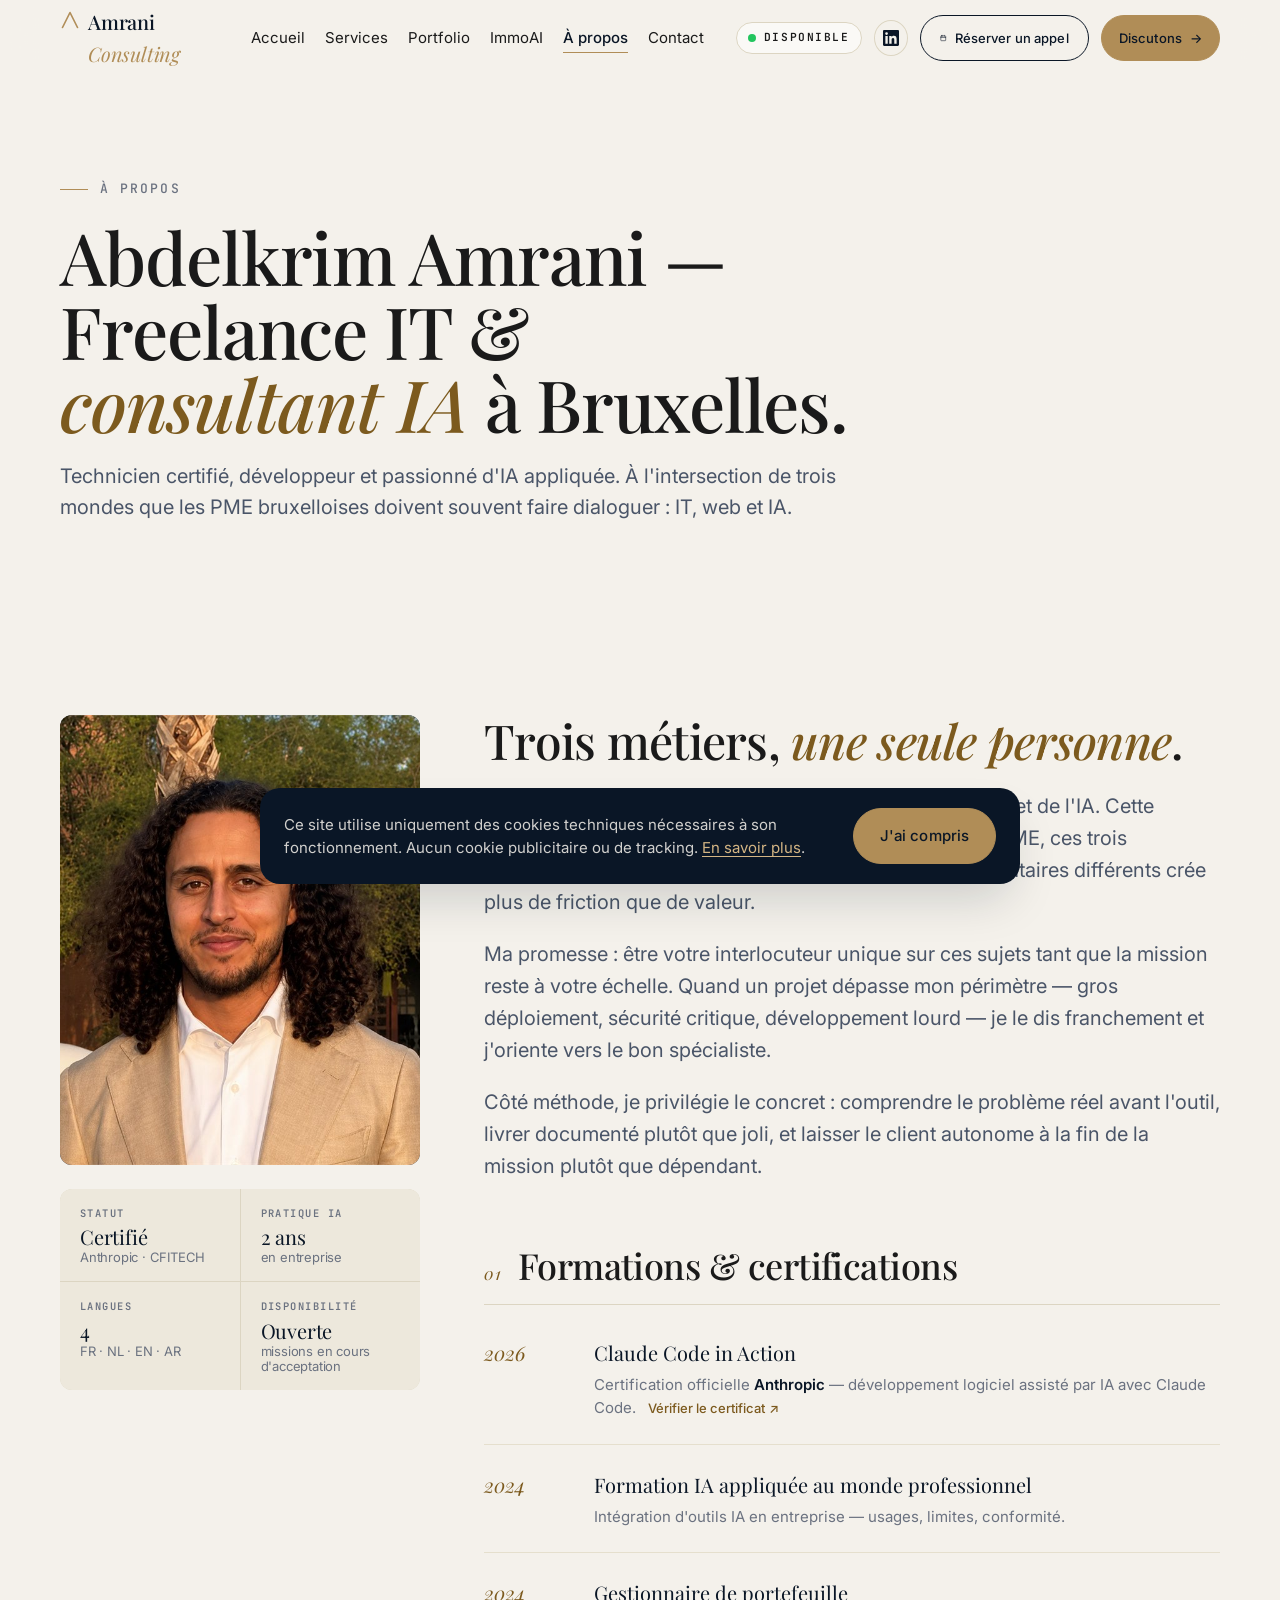
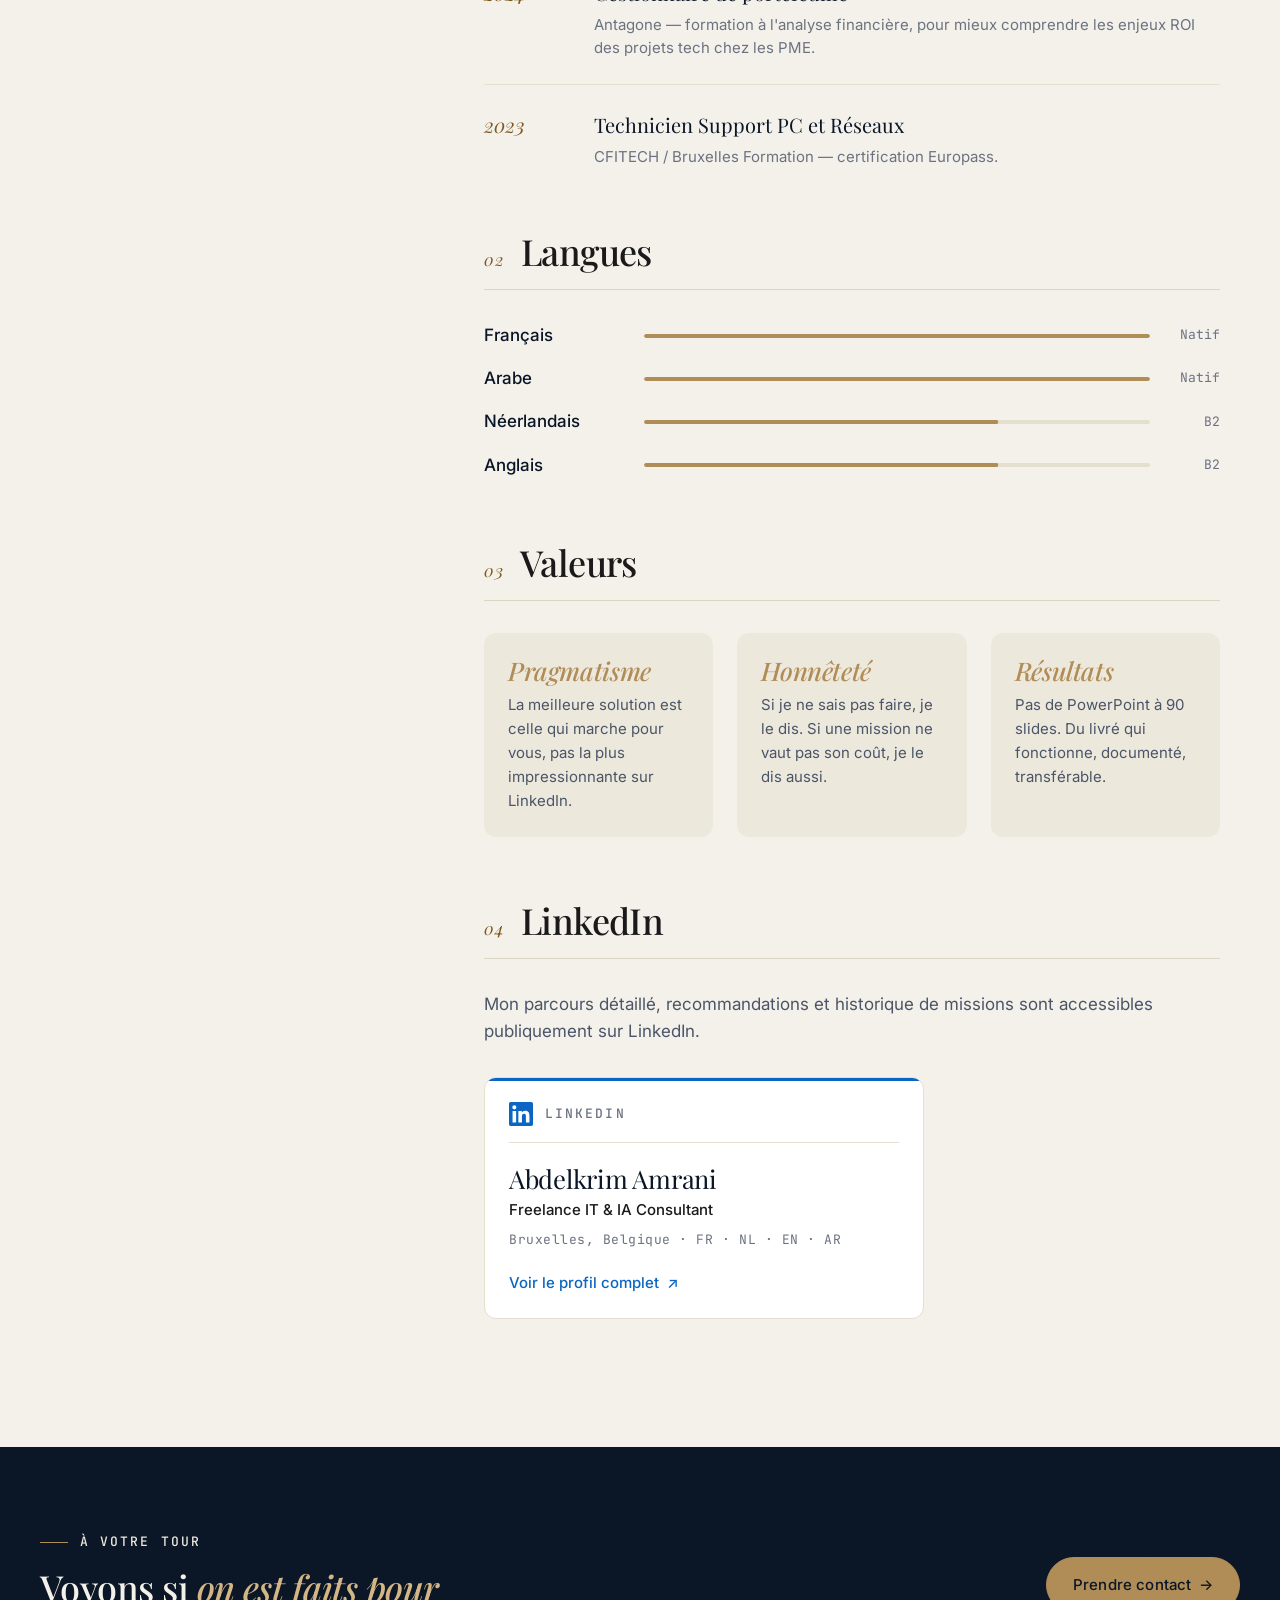
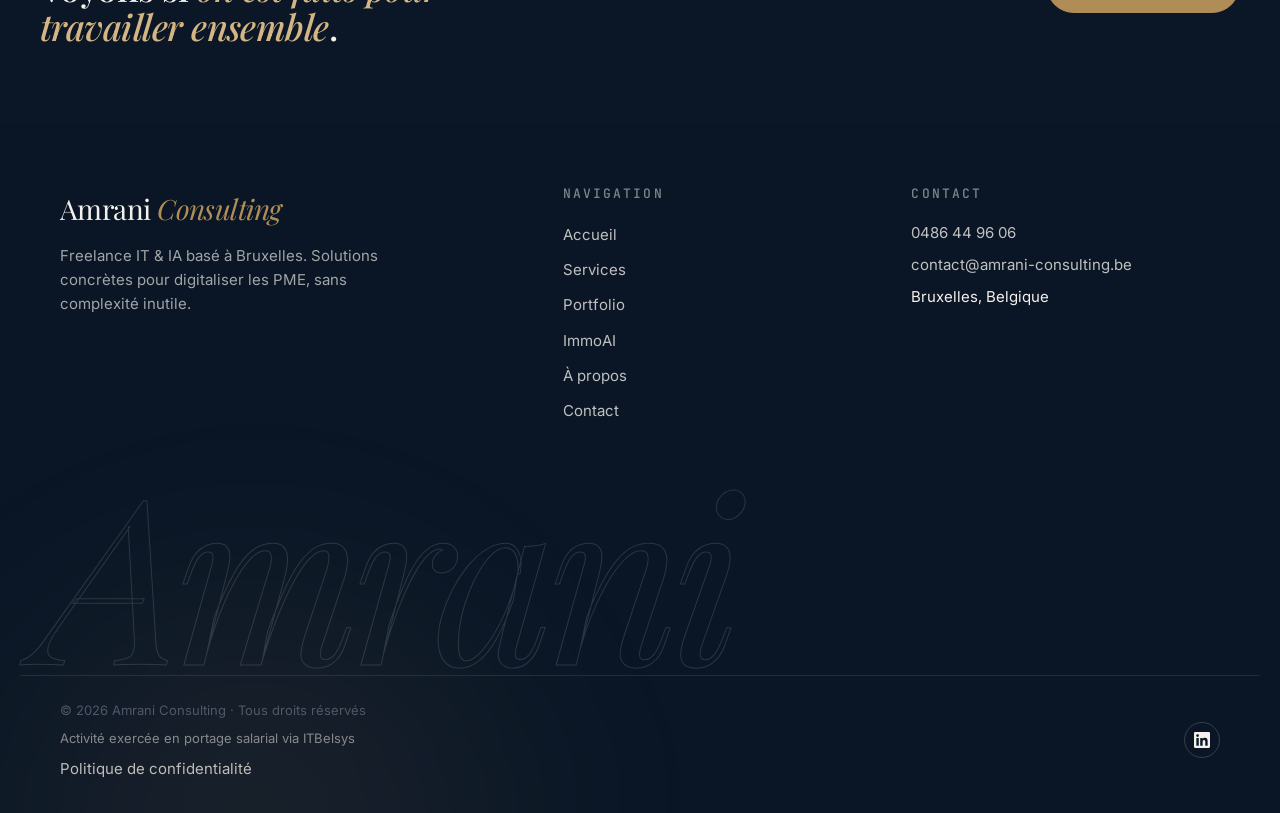
<file: about.html>
<!doctype html>
<html lang="fr">
<head>
  <meta charset="utf-8" />
  <meta name="viewport" content="width=device-width, initial-scale=1" />

  <title>Abdelkrim Amrani, freelance IT &amp; consultant IA Bruxelles</title>
  <meta name="description" content="Abdelkrim Amrani, freelance IT et consultant IA à Bruxelles. Certifié Anthropic et CFITECH, FR/NL/EN/AR. Polyvalent : IT, développement web et intégration IA pour PME." />
  <meta name="keywords" content="Abdelkrim Amrani, freelance IT Bruxelles, consultant IA Bruxelles, certifié Anthropic, profil freelance Belgique" />
  <meta name="theme-color" content="#0A1929" />
  <meta name="google-site-verification" content="sfzoJVhN3ISLPUVmV5L0EN2qPlHITJZb8OUvwaUnero" />
  <link rel="canonical" href="https://amrani-consulting.be/about" />

  <meta property="og:type" content="profile" />
  <meta property="og:locale" content="fr_BE" />
  <meta property="og:site_name" content="Amrani Consulting" />
  <meta property="og:title" content="Abdelkrim Amrani, freelance IT &amp; consultant IA Bruxelles" />
  <meta property="og:description" content="Profil polyvalent freelance IT et consultant IA à Bruxelles. Certifié Anthropic et CFITECH. Polyvalent IT, web et IA pour PME bruxelloises." />
  <meta property="og:url" content="https://amrani-consulting.be/about" />
  <meta property="og:image" content="https://amrani-consulting.be/assets/img/og-image.jpg" />
  <meta property="profile:first_name" content="Abdelkrim" />
  <meta property="profile:last_name" content="Amrani" />

  <meta name="twitter:card" content="summary_large_image" />
  <meta name="twitter:title" content="Abdelkrim Amrani — Freelance IT &amp; consultant IA Bruxelles" />
  <meta name="twitter:description" content="Profil polyvalent freelance IT et consultant IA, certifié Anthropic. Basé à Bruxelles." />

  <link rel="preconnect" href="https://fonts.googleapis.com" />
  <link rel="preconnect" href="https://fonts.gstatic.com" crossorigin />
  <link rel="stylesheet" href="https://fonts.googleapis.com/css2?family=Playfair+Display:ital,wght@0,400;0,500;0,600;0,700;1,400;1,500;1,600&family=Inter:wght@400;500;600&family=JetBrains+Mono:wght@400;500&display=swap" />
  <link rel="stylesheet" href="css/style.css?v=20260511-7" />

  <link rel="icon" type="image/x-icon" href="/favicon.ico?v=20260511-6" />
  <link rel="icon" type="image/png" sizes="32x32" href="/assets/icons/favicon-32x32.png?v=20260511-6" />
  <link rel="icon" type="image/png" sizes="16x16" href="/assets/icons/favicon-16x16.png?v=20260511-6" />
  <link rel="apple-touch-icon" sizes="180x180" href="/assets/icons/apple-touch-icon.png?v=20260511-6" />

  <!-- Person JSON-LD detailed -->
  <script type="application/ld+json">
  {
    "@context": "https://schema.org",
    "@type": "Person",
    "name": "Abdelkrim Amrani",
    "jobTitle": "Freelance IT & IA Consultant",
    "url": "https://amrani-consulting.be/about",
    "telephone": "+32486449606",
    "sameAs": [
      "https://www.linkedin.com/in/abdelkrim-amrani-868762251"
    ],
    "knowsLanguage": ["fr", "ar", "nl", "en"],
    "address": {
      "@type": "PostalAddress",
      "addressLocality": "Bruxelles",
      "addressCountry": "BE"
    },
    "alumniOf": [
      { "@type": "EducationalOrganization", "name": "CFITECH / Bruxelles Formation" },
      { "@type": "EducationalOrganization", "name": "Antagone" }
    ],
    "hasCredential": [
      {
        "@type": "EducationalOccupationalCredential",
        "name": "Claude Code in Action",
        "credentialCategory": "certification",
        "recognizedBy": { "@type": "Organization", "name": "Anthropic" },
        "url": "https://verify.skilljar.com/c/9wkr5cs8wknd",
        "dateCreated": "2026-05-10"
      },
      {
        "@type": "EducationalOccupationalCredential",
        "name": "Technicien Support PC et Réseaux",
        "credentialCategory": "certification",
        "recognizedBy": { "@type": "Organization", "name": "Europass" }
      }
    ]
  }
  </script>
</head>

<body>
  <a href="#main" class="skip-link">Aller au contenu principal</a>
  <div class="reading-progress" aria-hidden="true"></div>

  <!-- Custom cursor (desktop only, disabled on touch & reduced-motion) -->
  <div class="cursor" aria-hidden="true">
    <div class="cursor__dot"></div>
    <div class="cursor__ring"></div>
  </div>

  <header class="site-header">
    <div class="container site-header__inner">
      <a href="/" class="logo" aria-label="Amrani Consulting — accueil">
        <svg class="logo__mono" viewBox="0 0 24 24" aria-hidden="true" fill="none" stroke="currentColor" stroke-width="2" stroke-linecap="round" stroke-linejoin="round">
          <path d="M3 21 L12 3 L21 21" />
        </svg>
        <span><strong>Amrani</strong> <em>Consulting</em></span>
      </a>
      <nav class="primary-nav" aria-label="Navigation principale">
        <ul class="primary-nav__list">
          <li><a href="/" class="primary-nav__link">Accueil</a></li>
          <li><a href="/services/" class="primary-nav__link">Services</a></li>
          <li><a href="portfolio" class="primary-nav__link">Portfolio</a></li>
          <li><a href="immoai" class="primary-nav__link">ImmoAI</a></li>
          <li><a href="about" class="primary-nav__link" aria-current="page">À propos</a></li>
          <li><a href="contact" class="primary-nav__link">Contact</a></li>
        </ul>
      </nav>
      <div class="header-cta">
        <a href="contact" class="status-badge" aria-label="Disponible pour de nouvelles missions">
          <span class="status-badge__dot" aria-hidden="true"></span>
          <span>Disponible</span>
        </a>
        <a href="https://www.linkedin.com/in/abdelkrim-amrani-868762251" target="_blank" rel="noopener" class="linkedin-icon" aria-label="LinkedIn">
          <svg viewBox="0 0 24 24" fill="currentColor"><path d="M20.45 20.45h-3.55v-5.57c0-1.33-.02-3.04-1.85-3.04-1.85 0-2.13 1.45-2.13 2.94v5.67H9.36V9h3.41v1.56h.05c.48-.9 1.64-1.85 3.37-1.85 3.6 0 4.27 2.37 4.27 5.46v6.28zM5.34 7.43a2.06 2.06 0 1 1 0-4.12 2.06 2.06 0 0 1 0 4.12zM7.12 20.45H3.56V9h3.56v11.45zM22.23 0H1.77C.79 0 0 .77 0 1.72v20.56C0 23.23.79 24 1.77 24h20.45C23.2 24 24 23.23 24 22.28V1.72C24 .77 23.2 0 22.23 0z"/></svg>
        </a>
        <a href="https://calendly.com/beskiko98/appel-decouverte-15min" target="_blank" rel="noopener" class="btn btn-outline btn-header btn-calendly">
          <svg viewBox="0 0 24 24" fill="none" stroke="currentColor" stroke-width="2" stroke-linecap="round" stroke-linejoin="round" aria-hidden="true">
            <rect x="3" y="4" width="18" height="18" rx="2" ry="2"/>
            <line x1="16" y1="2" x2="16" y2="6"/>
            <line x1="8" y1="2" x2="8" y2="6"/>
            <line x1="3" y1="10" x2="21" y2="10"/>
          </svg>
          <span class="btn-label">Réserver un appel</span>
        </a>
        <a href="contact" class="btn btn-primary btn-header btn-discutons">Discutons<span class="arrow" aria-hidden="true">→</span></a>
        <button class="burger" aria-label="Ouvrir le menu" aria-expanded="false"><span></span><span></span></button>
      </div>
    </div>
  </header>

  <div class="mobile-nav" aria-label="Navigation mobile">
    <ul class="mobile-nav__list">
      <li><a href="/" class="mobile-nav__link">Accueil</a></li>
      <li><a href="/services/" class="mobile-nav__link">Services</a></li>
      <li><a href="portfolio" class="mobile-nav__link">Portfolio</a></li>
      <li><a href="immoai" class="mobile-nav__link">ImmoAI</a></li>
      <li><a href="about" class="mobile-nav__link" aria-current="page">À propos</a></li>
      <li><a href="contact" class="mobile-nav__link">Contact</a></li>
    </ul>
    <div class="mobile-nav__contact">
      <span>Bruxelles · Réponse sous 24h</span>
      <a href="tel:+32486449606">0486 44 96 06</a>
      <a href="https://calendly.com/beskiko98/appel-decouverte-15min" target="_blank" rel="noopener" class="mobile-nav__cta">
        <svg viewBox="0 0 24 24" fill="none" stroke="currentColor" stroke-width="2" stroke-linecap="round" stroke-linejoin="round" aria-hidden="true">
          <rect x="3" y="4" width="18" height="18" rx="2" ry="2"/>
          <line x1="16" y1="2" x2="16" y2="6"/>
          <line x1="8" y1="2" x2="8" y2="6"/>
          <line x1="3" y1="10" x2="21" y2="10"/>
        </svg>
        Réserver un appel
      </a>
    </div>
  </div>

  <main id="main">

    <!-- ============= PAGE HERO ============= -->
    <section class="page-hero">
      <div class="container">
        <div class="page-hero__inner reveal">
          <span class="eyebrow">À propos</span>
          <h1>Abdelkrim Amrani — Freelance IT &amp; <em>consultant IA</em> à Bruxelles.</h1>
          <p class="lead">
            Technicien certifié, développeur et passionné d'IA appliquée.
            À l'intersection de trois mondes que les PME bruxelloises
            doivent souvent faire dialoguer : IT, web et IA.
          </p>
        </div>
      </div>
    </section>

    <!-- ============= INTRO + PROFILE ============= -->
    <section class="bg-cream">
      <div class="container">
        <div class="about-grid">
          <!-- Photo column -->
          <aside class="reveal">
            <div class="profile-photo">
              <span class="profile-photo__initials" aria-hidden="true" hidden>AA</span>
              <img src="assets/img/abdelkrim-amrani.jpg" alt="Abdelkrim Amrani — Freelance IT et IA à Bruxelles" loading="lazy" class="profile-photo__img" onerror="this.style.display='none'; this.previousElementSibling.removeAttribute('hidden');" />
            </div>
            <dl class="profile-stats">
              <div>
                <dt>Statut</dt>
                <dd>Certifié <small>Anthropic · CFITECH</small></dd>
              </div>
              <div>
                <dt>Pratique IA</dt>
                <dd>2 ans <small>en entreprise</small></dd>
              </div>
              <div>
                <dt>Langues</dt>
                <dd>4 <small>FR · NL · EN · AR</small></dd>
              </div>
              <div>
                <dt>Disponibilité</dt>
                <dd>Ouverte <small>missions en cours d'acceptation</small></dd>
              </div>
            </dl>
          </aside>

          <!-- Bio + sections -->
          <div>
            <div class="bio reveal reveal-delay-1">
              <h2>Trois métiers, <em>une seule personne</em>.</h2>
              <p>
                Je travaille à l'intersection de l'IT, du développement web
                et de l'IA. Cette polyvalence n'est pas un accident : pour
                la majorité des PME, ces trois domaines s'imbriquent au
                quotidien — et avoir trois prestataires différents crée
                plus de friction que de valeur.
              </p>
              <p>
                Ma promesse : être votre interlocuteur unique sur ces sujets
                tant que la mission reste à votre échelle. Quand un projet
                dépasse mon périmètre — gros déploiement, sécurité critique,
                développement lourd — je le dis franchement et j'oriente
                vers le bon spécialiste.
              </p>
              <p>
                Côté méthode, je privilégie le concret : comprendre le
                problème réel avant l'outil, livrer documenté plutôt que
                joli, et laisser le client autonome à la fin de la mission
                plutôt que dépendant.
              </p>
            </div>

            <!-- ============= FORMATIONS ============= -->
            <div class="about-block reveal reveal-delay-2">
              <header class="about-block__head">
                <span class="section-num">01</span>
                <h3>Formations &amp; certifications</h3>
              </header>
              <div class="timeline">
                <div class="timeline-item">
                  <span class="timeline-item__year">2026</span>
                  <div>
                    <p class="timeline-item__title">Claude Code in Action</p>
                    <p class="timeline-item__sub">
                      Certification officielle <strong>Anthropic</strong> — développement logiciel assisté par IA avec Claude Code.
                      <a href="https://verify.skilljar.com/c/9wkr5cs8wknd" target="_blank" rel="noopener" class="timeline-item__verify">Vérifier le certificat <span aria-hidden="true">↗</span></a>
                    </p>
                  </div>
                </div>
                <div class="timeline-item">
                  <span class="timeline-item__year">2024</span>
                  <div>
                    <p class="timeline-item__title">Formation IA appliquée au monde professionnel</p>
                    <p class="timeline-item__sub">Intégration d'outils IA en entreprise — usages, limites, conformité.</p>
                  </div>
                </div>
                <div class="timeline-item">
                  <span class="timeline-item__year">2024</span>
                  <div>
                    <p class="timeline-item__title">Gestionnaire de portefeuille</p>
                    <p class="timeline-item__sub">Antagone — formation à l'analyse financière, pour mieux comprendre les enjeux ROI des projets tech chez les PME.</p>
                  </div>
                </div>
                <div class="timeline-item">
                  <span class="timeline-item__year">2023</span>
                  <div>
                    <p class="timeline-item__title">Technicien Support PC et Réseaux</p>
                    <p class="timeline-item__sub">CFITECH / Bruxelles Formation — certification Europass.</p>
                  </div>
                </div>
              </div>
            </div>

            <!-- ============= LANGUES ============= -->
            <div class="about-block reveal reveal-delay-3">
              <header class="about-block__head">
                <span class="section-num">02</span>
                <h3>Langues</h3>
              </header>
              <div class="langs">
                <div class="lang-item">
                  <span class="lang-item__name">Français</span>
                  <div class="lang-item__bar"><div class="lang-item__fill" style="--level: 1;"></div></div>
                  <span class="lang-item__level">Natif</span>
                </div>
                <div class="lang-item">
                  <span class="lang-item__name">Arabe</span>
                  <div class="lang-item__bar"><div class="lang-item__fill" style="--level: 1;"></div></div>
                  <span class="lang-item__level">Natif</span>
                </div>
                <div class="lang-item">
                  <span class="lang-item__name">Néerlandais</span>
                  <div class="lang-item__bar"><div class="lang-item__fill" style="--level: 0.7;"></div></div>
                  <span class="lang-item__level">B2</span>
                </div>
                <div class="lang-item">
                  <span class="lang-item__name">Anglais</span>
                  <div class="lang-item__bar"><div class="lang-item__fill" style="--level: 0.7;"></div></div>
                  <span class="lang-item__level">B2</span>
                </div>
              </div>
            </div>

            <!-- ============= VALEURS ============= -->
            <div class="about-block reveal">
              <header class="about-block__head">
                <span class="section-num">03</span>
                <h3>Valeurs</h3>
              </header>
              <div class="values-grid">
                <div class="value">
                  <h4 class="value__title"><em>Pragmatisme</em></h4>
                  <p class="value__text">
                    La meilleure solution est celle qui marche pour vous, pas
                    la plus impressionnante sur LinkedIn.
                  </p>
                </div>
                <div class="value">
                  <h4 class="value__title"><em>Honnêteté</em></h4>
                  <p class="value__text">
                    Si je ne sais pas faire, je le dis. Si une mission ne
                    vaut pas son coût, je le dis aussi.
                  </p>
                </div>
                <div class="value">
                  <h4 class="value__title"><em>Résultats</em></h4>
                  <p class="value__text">
                    Pas de PowerPoint à 90 slides. Du livré qui fonctionne,
                    documenté, transférable.
                  </p>
                </div>
              </div>
            </div>

            <!-- ============= LINKEDIN BADGE ============= -->
            <div class="about-block reveal">
              <header class="about-block__head">
                <span class="section-num">04</span>
                <h3>LinkedIn</h3>
              </header>
              <p style="margin-bottom: 2rem;">
                Mon parcours détaillé, recommandations et historique de
                missions sont accessibles publiquement sur LinkedIn.
              </p>

              <!-- Custom LinkedIn presentation card.
                   Pour utiliser le badge officiel à la place :
                   1. Aller sur https://www.linkedin.com/badges
                   2. Générer le code, le coller ici en remplacement de ce bloc. -->
              <article class="linkedin-card">
                <header class="linkedin-card__head">
                  <svg class="linkedin-card__logo" viewBox="0 0 24 24" aria-hidden="true">
                    <path d="M20.45 20.45h-3.55v-5.57c0-1.33-.02-3.04-1.85-3.04-1.85 0-2.13 1.45-2.13 2.94v5.67H9.36V9h3.41v1.56h.05c.48-.9 1.64-1.85 3.37-1.85 3.6 0 4.27 2.37 4.27 5.46v6.28zM5.34 7.43a2.06 2.06 0 1 1 0-4.12 2.06 2.06 0 0 1 0 4.12zM7.12 20.45H3.56V9h3.56v11.45zM22.23 0H1.77C.79 0 0 .77 0 1.72v20.56C0 23.23.79 24 1.77 24h20.45C23.2 24 24 23.23 24 22.28V1.72C24 .77 23.2 0 22.23 0z"/>
                  </svg>
                  <span class="linkedin-card__label">LinkedIn</span>
                </header>
                <div class="linkedin-card__body">
                  <p class="linkedin-card__name">Abdelkrim Amrani</p>
                  <p class="linkedin-card__title">Freelance IT &amp; IA Consultant</p>
                  <p class="linkedin-card__meta">Bruxelles, Belgique · FR · NL · EN · AR</p>
                </div>
                <a href="https://www.linkedin.com/in/abdelkrim-amrani-868762251" target="_blank" rel="noopener" class="linkedin-card__cta">
                  Voir le profil complet
                  <span aria-hidden="true">↗</span>
                </a>
              </article>
            </div>

          </div>
        </div>
      </div>
    </section>

    <!-- ============= CTA STRIP ============= -->
    <section class="cta-strip has-grain on-dark">
      <div class="container cta-strip__inner reveal">
        <div>
          <span class="eyebrow">À votre tour</span>
          <h2 style="margin-top: 1rem;">Voyons si <em>on est faits pour travailler ensemble</em>.</h2>
        </div>
        <a href="contact" class="btn btn-primary">
          Prendre contact
          <span class="arrow" aria-hidden="true">→</span>
        </a>
      </div>
    </section>
  </main>

  <footer class="site-footer">
    <div class="container site-footer__inner">
      <div>
        <p class="site-footer__brand">Amrani <em>Consulting</em></p>
        <p class="site-footer__tagline">
          Freelance IT &amp; IA basé à Bruxelles. Solutions concrètes pour
          digitaliser les PME, sans complexité inutile.
        </p>
      </div>
      <div>
        <h3>Navigation</h3>
        <ul>
          <li><a href="/">Accueil</a></li>
          <li><a href="/services/">Services</a></li>
          <li><a href="portfolio">Portfolio</a></li>
          <li><a href="immoai">ImmoAI</a></li>
          <li><a href="about">À propos</a></li>
          <li><a href="contact">Contact</a></li>
        </ul>
      </div>
      <div>
        <h3>Contact</h3>
        <ul class="site-footer__contact">
          <li><a href="tel:+32486449606">0486 44 96 06</a></li>
          <li><a href="mailto:contact@amrani-consulting.be">contact@amrani-consulting.be</a></li>
          <li>Bruxelles, Belgique</li>
        </ul>
      </div>
    </div>
    <div class="footer-stroke" aria-hidden="true">Amrani</div>

    <div class="container site-footer__bottom">
      <div>
        <p>&copy; <span data-current-year>2026</span> Amrani Consulting · Tous droits réservés</p>
        <p class="site-footer__disclosure">Activité exercée en portage salarial via ITBelsys</p>
        <ul class="site-footer__legal-links" style="margin-top: 0.5rem;">
          <li><a href="privacy">Politique de confidentialité</a></li>
        </ul>
      </div>
      <div class="site-footer__socials">
        <a href="https://www.linkedin.com/in/abdelkrim-amrani-868762251" target="_blank" rel="noopener" aria-label="LinkedIn">
          <svg viewBox="0 0 24 24" fill="currentColor"><path d="M20.45 20.45h-3.55v-5.57c0-1.33-.02-3.04-1.85-3.04-1.85 0-2.13 1.45-2.13 2.94v5.67H9.36V9h3.41v1.56h.05c.48-.9 1.64-1.85 3.37-1.85 3.6 0 4.27 2.37 4.27 5.46v6.28zM5.34 7.43a2.06 2.06 0 1 1 0-4.12 2.06 2.06 0 0 1 0 4.12zM7.12 20.45H3.56V9h3.56v11.45zM22.23 0H1.77C.79 0 0 .77 0 1.72v20.56C0 23.23.79 24 1.77 24h20.45C23.2 24 24 23.23 24 22.28V1.72C24 .77 23.2 0 22.23 0z"/></svg>
        </a>
      </div>
    </div>
  </footer>

  <button class="back-to-top" aria-label="Retour en haut">
    <svg viewBox="0 0 24 24" fill="none" stroke="currentColor" stroke-width="2"><path d="M12 19V5M5 12l7-7 7 7"/></svg>
  </button>

  <!-- Cookie banner (RGPD) -->
  <div class="cookie-banner" id="cookie-banner" role="dialog" aria-label="Information sur les cookies" hidden>
    <div class="cookie-banner__inner">
      <p class="cookie-banner__text">
        Ce site utilise uniquement des cookies techniques nécessaires à son fonctionnement.
        Aucun cookie publicitaire ou de tracking. <a href="privacy">En savoir plus</a>.
      </p>
      <button type="button" class="btn btn-primary cookie-banner__btn" id="cookie-accept">
        J'ai compris
      </button>
    </div>
  </div>

  <script src="js/script.js?v=20260511-7" defer></script>
</body>
</html>
</file>
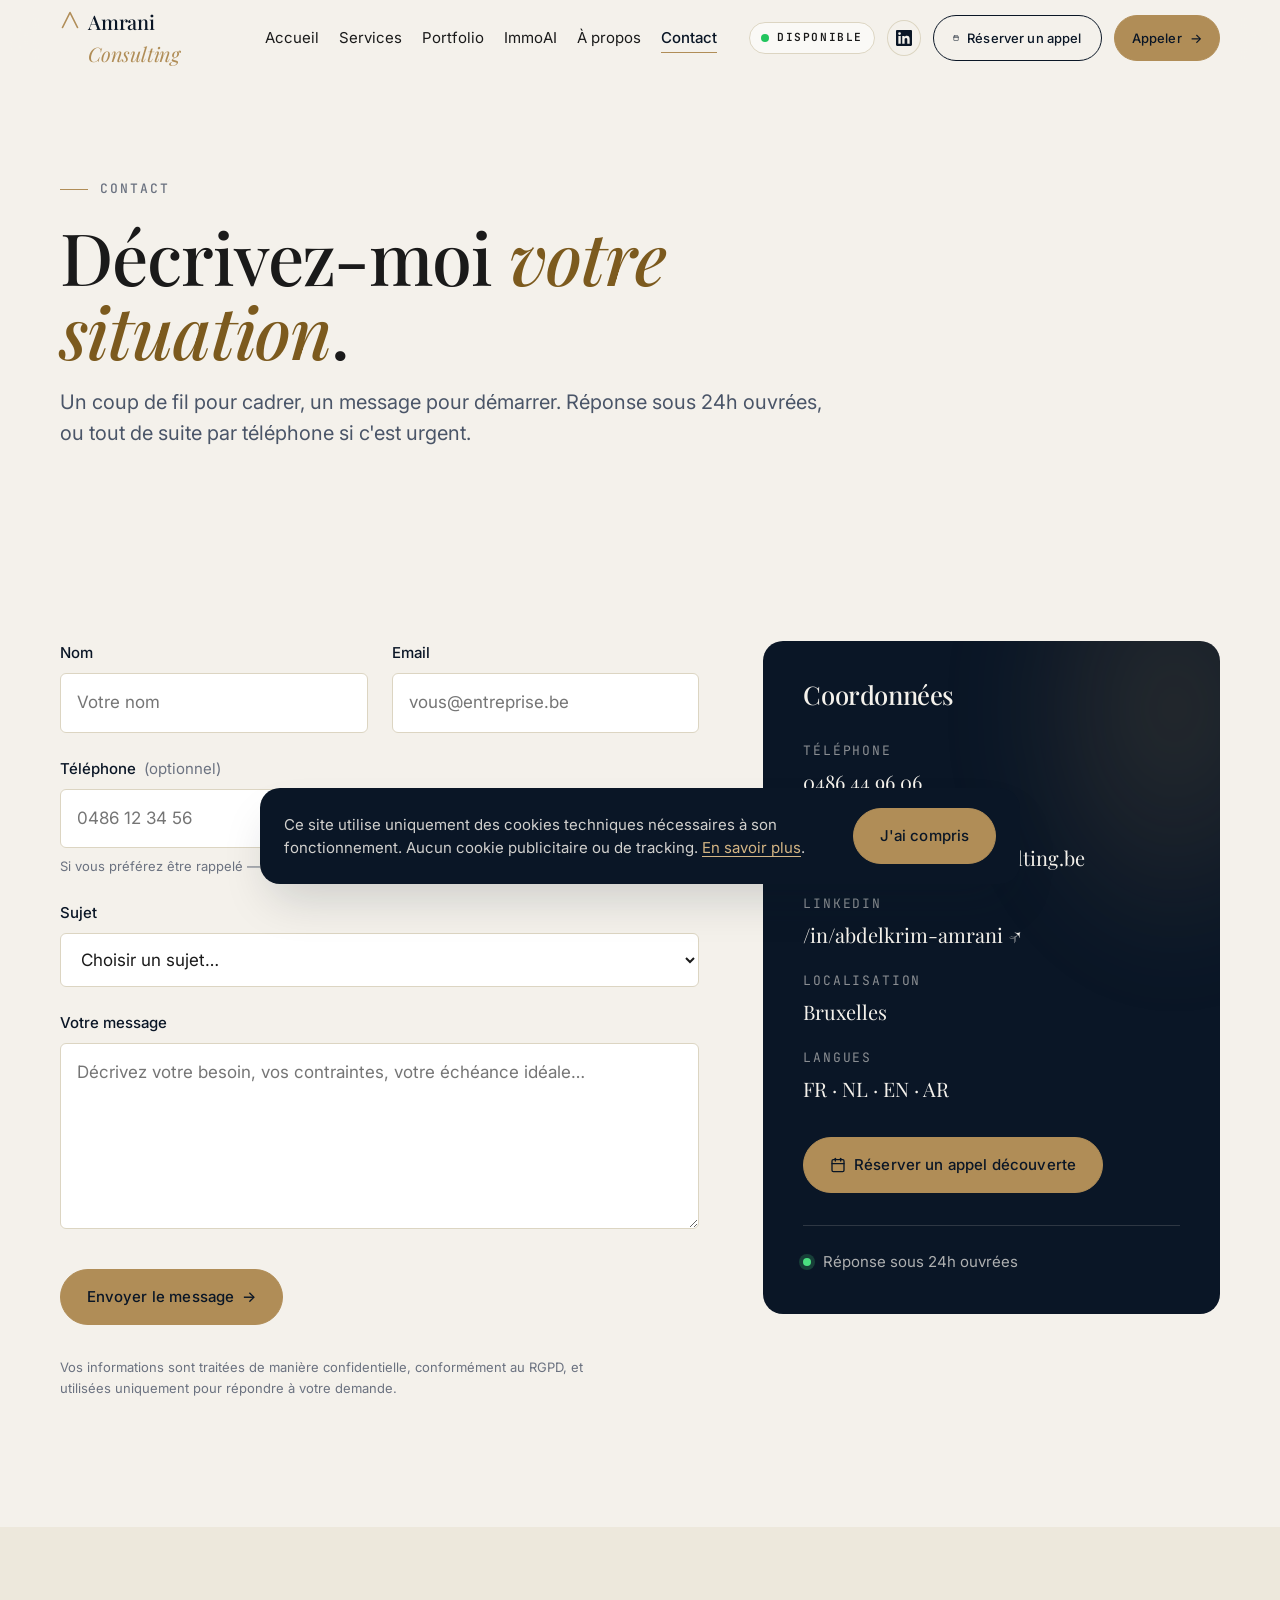
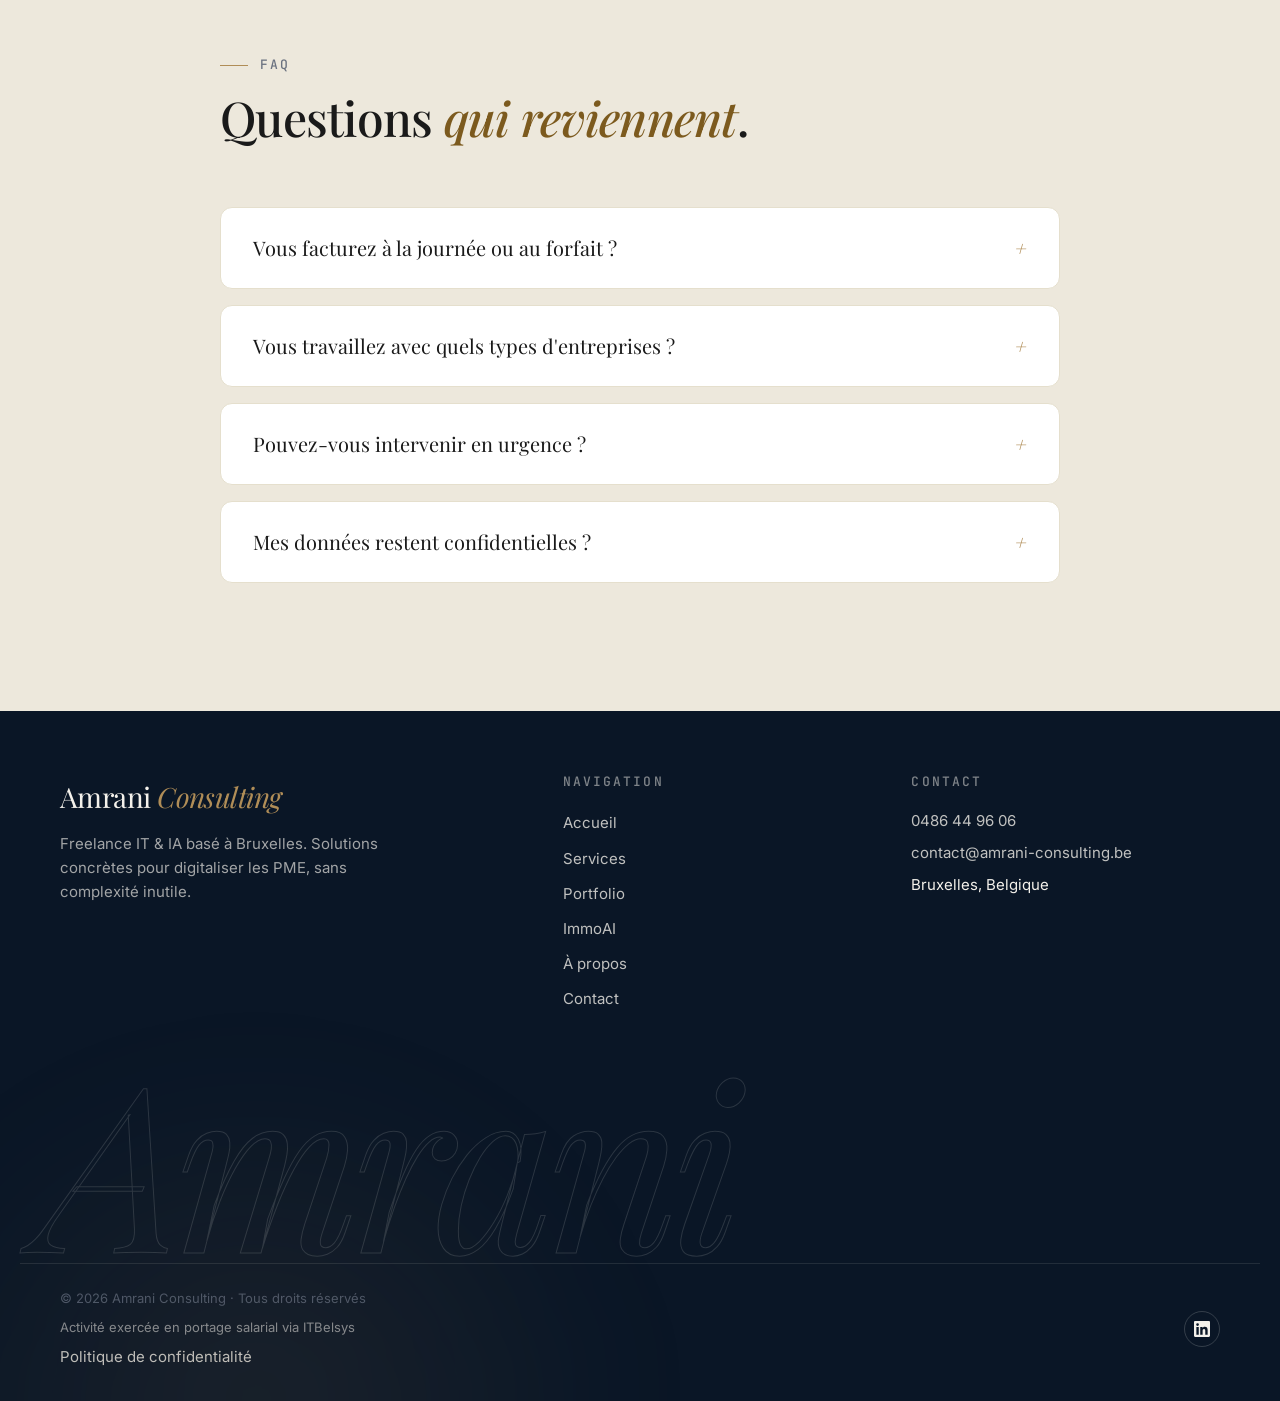
<file: contact.html>
<!doctype html>
<html lang="fr">
<head>
  <meta charset="utf-8" />
  <meta name="viewport" content="width=device-width, initial-scale=1" />

  <title>Contact — Devis freelance IT Bruxelles | Amrani Consulting</title>
  <meta name="description" content="Contactez votre freelance IT à Bruxelles : 0486 44 96 06 · contact@amrani-consulting.be. Devis gratuit, réponse sous 24h. Réservation Calendly disponible." />
  <meta name="keywords" content="contact freelance IT Bruxelles, devis consultant IA Bruxelles, freelance web Bruxelles, rendez-vous Calendly" />
  <meta name="theme-color" content="#0A1929" />
  <meta name="google-site-verification" content="sfzoJVhN3ISLPUVmV5L0EN2qPlHITJZb8OUvwaUnero" />
  <link rel="canonical" href="https://amrani-consulting.be/contact" />

  <meta property="og:type" content="website" />
  <meta property="og:locale" content="fr_BE" />
  <meta property="og:site_name" content="Amrani Consulting" />
  <meta property="og:title" content="Contact — Devis freelance IT Bruxelles | Amrani Consulting" />
  <meta property="og:description" content="Contactez votre freelance IT à Bruxelles. Téléphone, email ou formulaire. Devis gratuit, réponse sous 24h ouvrées. Réservation Calendly disponible." />
  <meta property="og:url" content="https://amrani-consulting.be/contact" />
  <meta property="og:image" content="https://amrani-consulting.be/assets/img/og-image.jpg" />

  <meta name="twitter:card" content="summary_large_image" />
  <meta name="twitter:title" content="Contact — Devis freelance IT Bruxelles" />
  <meta name="twitter:description" content="Contactez votre freelance IT à Bruxelles. Devis gratuit, réponse sous 24h ouvrées." />

  <link rel="preconnect" href="https://fonts.googleapis.com" />
  <link rel="preconnect" href="https://fonts.gstatic.com" crossorigin />
  <link rel="stylesheet" href="https://fonts.googleapis.com/css2?family=Playfair+Display:ital,wght@0,400;0,500;0,600;0,700;1,400;1,500;1,600&family=Inter:wght@400;500;600&family=JetBrains+Mono:wght@400;500&display=swap" />
  <link rel="stylesheet" href="css/style.css?v=20260511-7" />

  <link rel="icon" type="image/x-icon" href="/favicon.ico?v=20260511-6" />
  <link rel="icon" type="image/png" sizes="32x32" href="/assets/icons/favicon-32x32.png?v=20260511-6" />
  <link rel="icon" type="image/png" sizes="16x16" href="/assets/icons/favicon-16x16.png?v=20260511-6" />
  <link rel="apple-touch-icon" sizes="180x180" href="/assets/icons/apple-touch-icon.png?v=20260511-6" />

  <!-- ContactPoint JSON-LD (refers to the main LocalBusiness entity on home) -->
  <script type="application/ld+json">
  {
    "@context": "https://schema.org",
    "@type": "LocalBusiness",
    "@id": "https://amrani-consulting.be/#business",
    "name": "Amrani Consulting",
    "alternateName": "Freelance IT & IA Bruxelles",
    "telephone": "+32486449606",
    "email": "contact@amrani-consulting.be",
    "url": "https://amrani-consulting.be/contact",
    "address": {
      "@type": "PostalAddress",
      "addressLocality": "Bruxelles",
      "addressRegion": "Région de Bruxelles-Capitale",
      "addressCountry": "BE"
    },
    "geo": {
      "@type": "GeoCoordinates",
      "latitude": 50.8503,
      "longitude": 4.3517
    },
    "areaServed": [
      { "@type": "City", "name": "Bruxelles" },
      { "@type": "Country", "name": "Belgique" }
    ],
    "contactPoint": [{
      "@type": "ContactPoint",
      "telephone": "+32486449606",
      "email": "contact@amrani-consulting.be",
      "contactType": "customer service",
      "areaServed": "BE",
      "availableLanguage": ["fr", "nl", "en", "ar"]
    }]
  }
  </script>

  <!-- FAQ JSON-LD -->
  <script type="application/ld+json">
  {
    "@context": "https://schema.org",
    "@type": "FAQPage",
    "mainEntity": [
      {
        "@type": "Question",
        "name": "Vous facturez à la journée ou au forfait ?",
        "acceptedAnswer": {
          "@type": "Answer",
          "text": "Les deux. À la journée pour le support et les missions courtes — tarif sur mesure, à partir de 250€/jour selon la mission. Au forfait pour des projets cadrés, après devis gratuit. Pour les missions combinant plusieurs expertises, contactez-moi pour un devis personnalisé."
        }
      },
      {
        "@type": "Question",
        "name": "Vous travaillez avec quels types d'entreprises ?",
        "acceptedAnswer": {
          "@type": "Answer",
          "text": "PME bruxelloises (5 à 50 personnes), indépendants, et professions libérales. Tous secteurs — j'ai notamment un projet en cours dans l'immobilier."
        }
      },
      {
        "@type": "Question",
        "name": "Pouvez-vous intervenir en urgence ?",
        "acceptedAnswer": {
          "@type": "Answer",
          "text": "Pour les missions IT, oui — un appel direct au 0486 44 96 06 est plus rapide que le formulaire. Pour les projets dev et IA, je m'aligne sur votre planning après cadrage."
        }
      },
      {
        "@type": "Question",
        "name": "Mes données restent confidentielles ?",
        "acceptedAnswer": {
          "@type": "Answer",
          "text": "Oui. Toute mission peut être encadrée par un NDA si vous le souhaitez. Pour l'IA, je privilégie les outils hébergés en UE quand vos données sont sensibles."
        }
      }
    ]
  }
  </script>
</head>

<body>
  <a href="#main" class="skip-link">Aller au contenu principal</a>
  <div class="reading-progress" aria-hidden="true"></div>

  <!-- Custom cursor (desktop only, disabled on touch & reduced-motion) -->
  <div class="cursor" aria-hidden="true">
    <div class="cursor__dot"></div>
    <div class="cursor__ring"></div>
  </div>

  <header class="site-header">
    <div class="container site-header__inner">
      <a href="/" class="logo" aria-label="Amrani Consulting — accueil">
        <svg class="logo__mono" viewBox="0 0 24 24" aria-hidden="true" fill="none" stroke="currentColor" stroke-width="2" stroke-linecap="round" stroke-linejoin="round">
          <path d="M3 21 L12 3 L21 21" />
        </svg>
        <span><strong>Amrani</strong> <em>Consulting</em></span>
      </a>
      <nav class="primary-nav" aria-label="Navigation principale">
        <ul class="primary-nav__list">
          <li><a href="/" class="primary-nav__link">Accueil</a></li>
          <li><a href="/services/" class="primary-nav__link">Services</a></li>
          <li><a href="portfolio" class="primary-nav__link">Portfolio</a></li>
          <li><a href="immoai" class="primary-nav__link">ImmoAI</a></li>
          <li><a href="about" class="primary-nav__link">À propos</a></li>
          <li><a href="contact" class="primary-nav__link" aria-current="page">Contact</a></li>
        </ul>
      </nav>
      <div class="header-cta">
        <a href="#main" class="status-badge" aria-label="Disponible pour de nouvelles missions">
          <span class="status-badge__dot" aria-hidden="true"></span>
          <span>Disponible</span>
        </a>
        <a href="https://www.linkedin.com/in/abdelkrim-amrani-868762251" target="_blank" rel="noopener" class="linkedin-icon" aria-label="LinkedIn">
          <svg viewBox="0 0 24 24" fill="currentColor"><path d="M20.45 20.45h-3.55v-5.57c0-1.33-.02-3.04-1.85-3.04-1.85 0-2.13 1.45-2.13 2.94v5.67H9.36V9h3.41v1.56h.05c.48-.9 1.64-1.85 3.37-1.85 3.6 0 4.27 2.37 4.27 5.46v6.28zM5.34 7.43a2.06 2.06 0 1 1 0-4.12 2.06 2.06 0 0 1 0 4.12zM7.12 20.45H3.56V9h3.56v11.45zM22.23 0H1.77C.79 0 0 .77 0 1.72v20.56C0 23.23.79 24 1.77 24h20.45C23.2 24 24 23.23 24 22.28V1.72C24 .77 23.2 0 22.23 0z"/></svg>
        </a>
        <a href="https://calendly.com/beskiko98/appel-decouverte-15min" target="_blank" rel="noopener" class="btn btn-outline btn-header btn-calendly">
          <svg viewBox="0 0 24 24" fill="none" stroke="currentColor" stroke-width="2" stroke-linecap="round" stroke-linejoin="round" aria-hidden="true">
            <rect x="3" y="4" width="18" height="18" rx="2" ry="2"/>
            <line x1="16" y1="2" x2="16" y2="6"/>
            <line x1="8" y1="2" x2="8" y2="6"/>
            <line x1="3" y1="10" x2="21" y2="10"/>
          </svg>
          <span class="btn-label">Réserver un appel</span>
        </a>
        <a href="tel:+32486449606" class="btn btn-primary btn-header btn-discutons">Appeler<span class="arrow" aria-hidden="true">→</span></a>
        <button class="burger" aria-label="Ouvrir le menu" aria-expanded="false"><span></span><span></span></button>
      </div>
    </div>
  </header>

  <div class="mobile-nav" aria-label="Navigation mobile">
    <ul class="mobile-nav__list">
      <li><a href="/" class="mobile-nav__link">Accueil</a></li>
      <li><a href="/services/" class="mobile-nav__link">Services</a></li>
      <li><a href="portfolio" class="mobile-nav__link">Portfolio</a></li>
      <li><a href="immoai" class="mobile-nav__link">ImmoAI</a></li>
      <li><a href="about" class="mobile-nav__link">À propos</a></li>
      <li><a href="contact" class="mobile-nav__link" aria-current="page">Contact</a></li>
    </ul>
    <div class="mobile-nav__contact">
      <span>Bruxelles · Réponse sous 24h</span>
      <a href="tel:+32486449606">0486 44 96 06</a>
      <a href="https://calendly.com/beskiko98/appel-decouverte-15min" target="_blank" rel="noopener" class="mobile-nav__cta">
        <svg viewBox="0 0 24 24" fill="none" stroke="currentColor" stroke-width="2" stroke-linecap="round" stroke-linejoin="round" aria-hidden="true">
          <rect x="3" y="4" width="18" height="18" rx="2" ry="2"/>
          <line x1="16" y1="2" x2="16" y2="6"/>
          <line x1="8" y1="2" x2="8" y2="6"/>
          <line x1="3" y1="10" x2="21" y2="10"/>
        </svg>
        Réserver un appel
      </a>
    </div>
  </div>

  <main id="main">

    <!-- ============= PAGE HERO ============= -->
    <section class="page-hero">
      <div class="container">
        <div class="page-hero__inner reveal">
          <span class="eyebrow">Contact</span>
          <h1>Décrivez-moi <em>votre situation</em>.</h1>
          <p class="lead">
            Un coup de fil pour cadrer, un message pour démarrer. Réponse
            sous 24h ouvrées, ou tout de suite par téléphone si c'est urgent.
          </p>
        </div>
      </div>
    </section>

    <!-- ============= CONTACT GRID ============= -->
    <section class="bg-cream">
      <div class="container">
        <div class="contact-grid">

          <!-- Form -->
          <div class="reveal">
            <form class="form" data-form="contact" novalidate>
              <div class="form-row cols-2">
                <div class="form-field">
                  <label for="name">Nom</label>
                  <input type="text" id="name" name="name" required autocomplete="name" placeholder="Votre nom" />
                </div>
                <div class="form-field">
                  <label for="email">Email</label>
                  <input type="email" id="email" name="email" required autocomplete="email" placeholder="vous@entreprise.be" />
                </div>
              </div>

              <div class="form-field">
                <label for="phone">Téléphone <span style="color: var(--color-text-muted); font-weight: 400;">(optionnel)</span></label>
                <input type="tel" id="phone" name="phone" autocomplete="tel" placeholder="0486 12 34 56" />
                <span class="hint">Si vous préférez être rappelé — réponse sous 4h ouvrées.</span>
              </div>

              <div class="form-field">
                <label for="subject">Sujet</label>
                <select id="subject" name="subject" required>
                  <option value="" disabled selected>Choisir un sujet…</option>
                  <option value="support">Support IT — helpdesk, infrastructure</option>
                  <option value="dev">Développement web ou application</option>
                  <option value="ia">Intégration IA / automatisation</option>
                  <option value="immoai">Projet ImmoAI</option>
                  <option value="autre">Autre</option>
                </select>
              </div>

              <div class="form-field">
                <label for="message">Votre message</label>
                <textarea id="message" name="message" required rows="6" placeholder="Décrivez votre besoin, vos contraintes, votre échéance idéale…"></textarea>
              </div>

              <!-- Honeypot anti-spam : champ invisible pour les humains, piège pour les bots -->
              <div class="hp-field" aria-hidden="true" style="position:absolute;left:-9999px;opacity:0;height:0;overflow:hidden;">
                <label for="hp_website">Ne pas remplir</label>
                <input type="text" id="hp_website" name="hp_website" tabindex="-1" autocomplete="off" />
              </div>

              <div class="form-actions">
                <button type="submit" class="btn btn-primary">
                  Envoyer le message
                  <span class="arrow" aria-hidden="true">→</span>
                </button>
                <p class="form-status" role="status" aria-live="polite"></p>
              </div>

              <p style="font-size: var(--fs-xs); color: var(--color-text-muted); margin-top: 0.5rem;">
                Vos informations sont traitées de manière confidentielle, conformément au RGPD,
                et utilisées uniquement pour répondre à votre demande.
              </p>
            </form>
          </div>

          <!-- Info card -->
          <aside class="contact-info reveal reveal-delay-2">
            <div>
              <h3>Coordonnées</h3>
            </div>

            <dl>
              <div>
                <dt>Téléphone</dt>
                <dd><a href="tel:+32486449606">0486 44 96 06</a></dd>
              </div>
              <div>
                <dt>Email</dt>
                <dd><a href="mailto:contact@amrani-consulting.be">contact@amrani-consulting.be</a></dd>
              </div>
              <div>
                <dt>LinkedIn</dt>
                <dd>
                  <a href="https://www.linkedin.com/in/abdelkrim-amrani-868762251" target="_blank" rel="noopener">
                    /in/abdelkrim-amrani <span aria-hidden="true">↗</span>
                  </a>
                </dd>
              </div>
              <div>
                <dt>Localisation</dt>
                <dd>Bruxelles</dd>
              </div>
              <div>
                <dt>Langues</dt>
                <dd>FR · NL · EN · AR</dd>
              </div>
            </dl>

            <a href="https://calendly.com/beskiko98/appel-decouverte-15min" target="_blank" rel="noopener" class="btn btn-primary" style="align-self: start;">
              <svg width="16" height="16" viewBox="0 0 24 24" fill="none" stroke="currentColor" stroke-width="2" stroke-linecap="round" stroke-linejoin="round" aria-hidden="true">
                <rect x="3" y="4" width="18" height="18" rx="2" ry="2"/>
                <line x1="16" y1="2" x2="16" y2="6"/>
                <line x1="8" y1="2" x2="8" y2="6"/>
                <line x1="3" y1="10" x2="21" y2="10"/>
              </svg>
              Réserver un appel découverte
            </a>

            <div class="contact-info__note">
              <span>Réponse sous 24h ouvrées</span>
            </div>
          </aside>
        </div>
      </div>
    </section>

    <!-- ============= FAQ ============= -->
    <section class="section bg-cream-2">
      <div class="container container-narrow">
        <header class="section-header reveal">
          <span class="eyebrow">FAQ</span>
          <h2>Questions <em>qui reviennent</em>.</h2>
        </header>

        <div class="reveal" style="display: grid; gap: 1rem;">
          <details class="card" style="padding: 1.5rem 2rem;">
            <summary style="font-family: var(--font-display); font-size: var(--fs-lg); cursor: pointer; list-style: none; display: flex; justify-content: space-between; align-items: center;">
              Vous facturez à la journée ou au forfait ?
              <span aria-hidden="true" style="color: var(--color-gold); font-style: italic; font-weight: 300;">+</span>
            </summary>
            <p style="margin-top: 1rem;">
              Les deux. À la journée pour le support et les missions courtes —
              tarif sur mesure, à partir de 250€/jour selon la mission. Au
              forfait pour des projets cadrés, après devis gratuit. Pour les
              missions combinant plusieurs expertises, contactez-moi pour un
              devis personnalisé.
            </p>
          </details>

          <details class="card" style="padding: 1.5rem 2rem;">
            <summary style="font-family: var(--font-display); font-size: var(--fs-lg); cursor: pointer; list-style: none; display: flex; justify-content: space-between; align-items: center;">
              Vous travaillez avec quels types d'entreprises ?
              <span aria-hidden="true" style="color: var(--color-gold); font-style: italic; font-weight: 300;">+</span>
            </summary>
            <p style="margin-top: 1rem;">
              PME bruxelloises (5 à 50 personnes), indépendants, et
              professions libérales. Tous secteurs — j'ai notamment un
              projet en cours dans l'immobilier.
            </p>
          </details>

          <details class="card" style="padding: 1.5rem 2rem;">
            <summary style="font-family: var(--font-display); font-size: var(--fs-lg); cursor: pointer; list-style: none; display: flex; justify-content: space-between; align-items: center;">
              Pouvez-vous intervenir en urgence ?
              <span aria-hidden="true" style="color: var(--color-gold); font-style: italic; font-weight: 300;">+</span>
            </summary>
            <p style="margin-top: 1rem;">
              Pour les missions IT, oui — un appel direct au 0486 44 96 06
              est plus rapide que le formulaire. Pour les projets dev et IA,
              je m'aligne sur votre planning après cadrage.
            </p>
          </details>

          <details class="card" style="padding: 1.5rem 2rem;">
            <summary style="font-family: var(--font-display); font-size: var(--fs-lg); cursor: pointer; list-style: none; display: flex; justify-content: space-between; align-items: center;">
              Mes données restent confidentielles ?
              <span aria-hidden="true" style="color: var(--color-gold); font-style: italic; font-weight: 300;">+</span>
            </summary>
            <p style="margin-top: 1rem;">
              Oui. Toute mission peut être encadrée par un NDA si vous le
              souhaitez. Pour l'IA, je privilégie les outils hébergés en UE
              quand vos données sont sensibles.
            </p>
          </details>
        </div>
      </div>
    </section>
  </main>

  <footer class="site-footer">
    <div class="container site-footer__inner">
      <div>
        <p class="site-footer__brand">Amrani <em>Consulting</em></p>
        <p class="site-footer__tagline">
          Freelance IT &amp; IA basé à Bruxelles. Solutions concrètes pour
          digitaliser les PME, sans complexité inutile.
        </p>
      </div>
      <div>
        <h3>Navigation</h3>
        <ul>
          <li><a href="/">Accueil</a></li>
          <li><a href="/services/">Services</a></li>
          <li><a href="portfolio">Portfolio</a></li>
          <li><a href="immoai">ImmoAI</a></li>
          <li><a href="about">À propos</a></li>
          <li><a href="contact">Contact</a></li>
        </ul>
      </div>
      <div>
        <h3>Contact</h3>
        <ul class="site-footer__contact">
          <li><a href="tel:+32486449606">0486 44 96 06</a></li>
          <li><a href="mailto:contact@amrani-consulting.be">contact@amrani-consulting.be</a></li>
          <li>Bruxelles, Belgique</li>
        </ul>
      </div>
    </div>
    <div class="footer-stroke" aria-hidden="true">Amrani</div>

    <div class="container site-footer__bottom">
      <div>
        <p>&copy; <span data-current-year>2026</span> Amrani Consulting · Tous droits réservés</p>
        <p class="site-footer__disclosure">Activité exercée en portage salarial via ITBelsys</p>
        <ul class="site-footer__legal-links" style="margin-top: 0.5rem;">
          <li><a href="privacy">Politique de confidentialité</a></li>
        </ul>
      </div>
      <div class="site-footer__socials">
        <a href="https://www.linkedin.com/in/abdelkrim-amrani-868762251" target="_blank" rel="noopener" aria-label="LinkedIn">
          <svg viewBox="0 0 24 24" fill="currentColor"><path d="M20.45 20.45h-3.55v-5.57c0-1.33-.02-3.04-1.85-3.04-1.85 0-2.13 1.45-2.13 2.94v5.67H9.36V9h3.41v1.56h.05c.48-.9 1.64-1.85 3.37-1.85 3.6 0 4.27 2.37 4.27 5.46v6.28zM5.34 7.43a2.06 2.06 0 1 1 0-4.12 2.06 2.06 0 0 1 0 4.12zM7.12 20.45H3.56V9h3.56v11.45zM22.23 0H1.77C.79 0 0 .77 0 1.72v20.56C0 23.23.79 24 1.77 24h20.45C23.2 24 24 23.23 24 22.28V1.72C24 .77 23.2 0 22.23 0z"/></svg>
        </a>
      </div>
    </div>
  </footer>

  <button class="back-to-top" aria-label="Retour en haut">
    <svg viewBox="0 0 24 24" fill="none" stroke="currentColor" stroke-width="2"><path d="M12 19V5M5 12l7-7 7 7"/></svg>
  </button>

  <!-- Cookie banner (RGPD) -->
  <div class="cookie-banner" id="cookie-banner" role="dialog" aria-label="Information sur les cookies" hidden>
    <div class="cookie-banner__inner">
      <p class="cookie-banner__text">
        Ce site utilise uniquement des cookies techniques nécessaires à son fonctionnement.
        Aucun cookie publicitaire ou de tracking. <a href="privacy">En savoir plus</a>.
      </p>
      <button type="button" class="btn btn-primary cookie-banner__btn" id="cookie-accept">
        J'ai compris
      </button>
    </div>
  </div>

  <script src="js/script.js?v=20260511-7" defer></script>
</body>
</html>
</file>
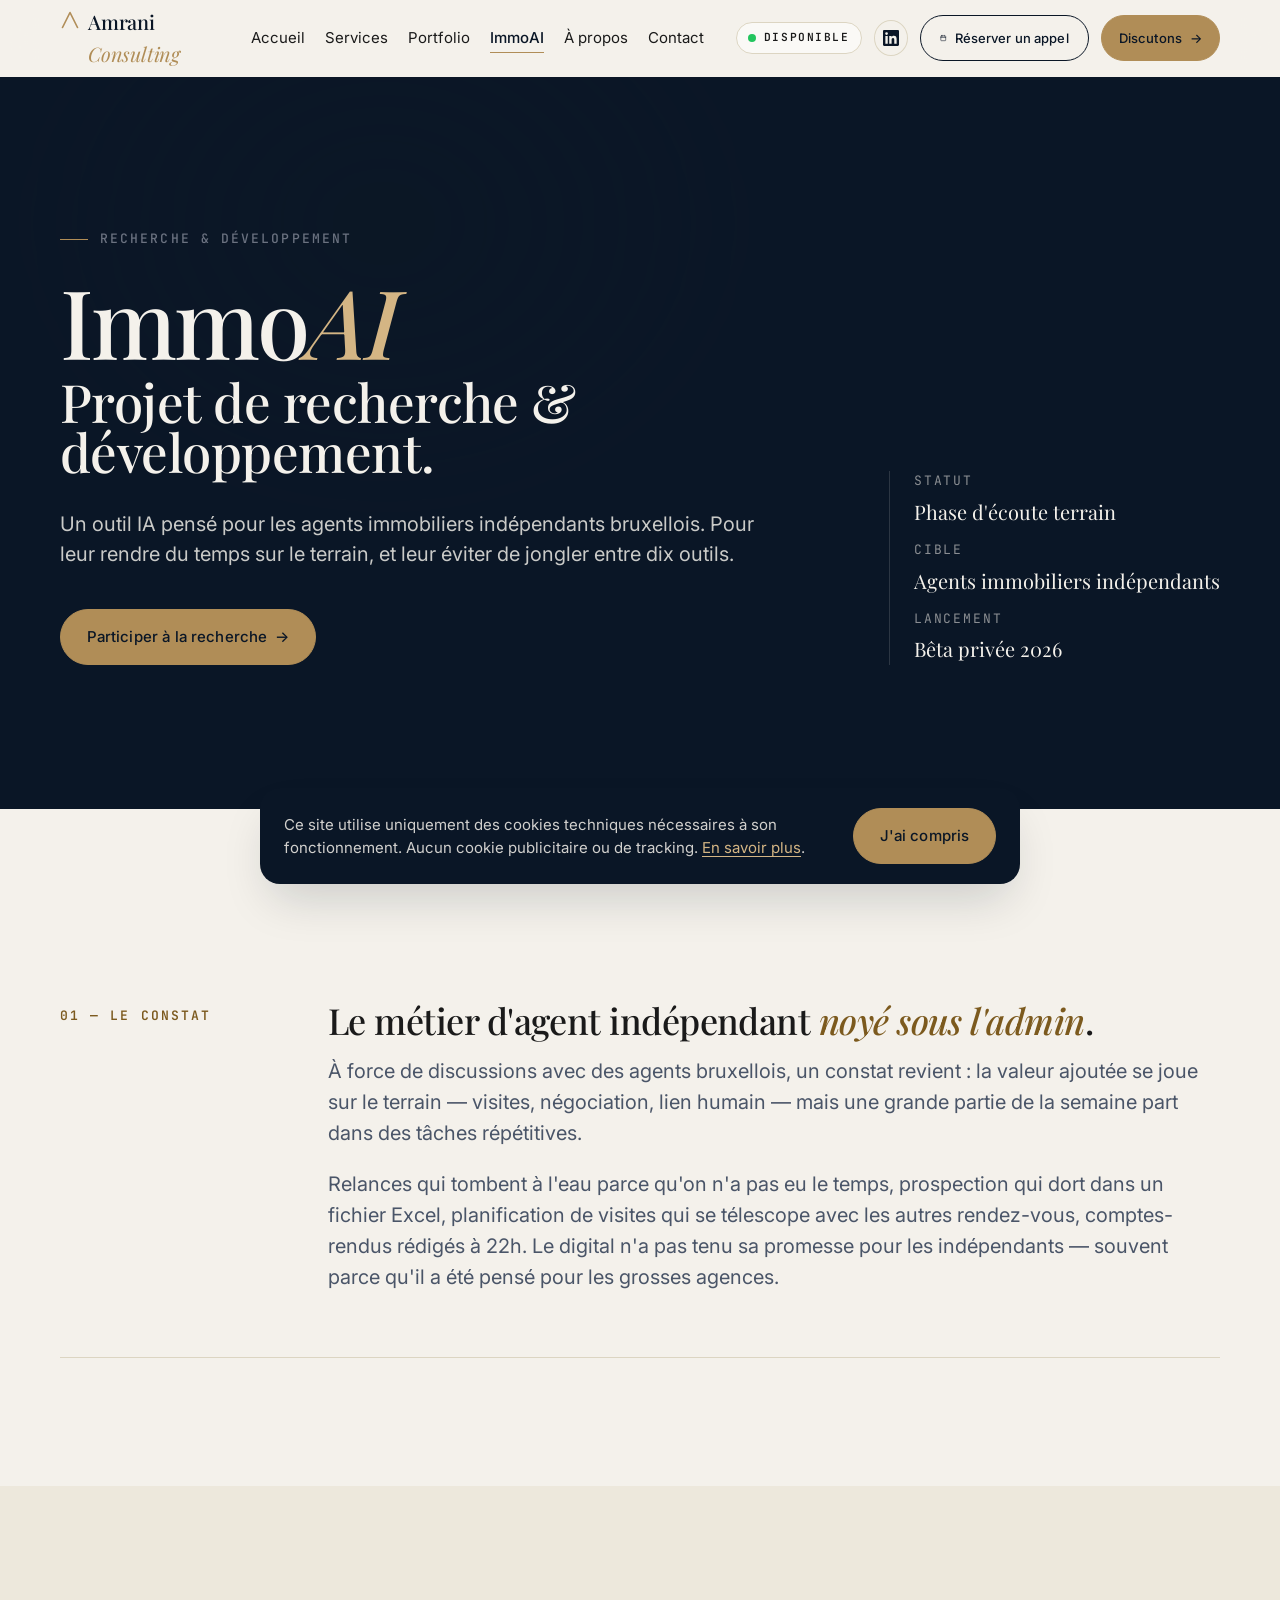
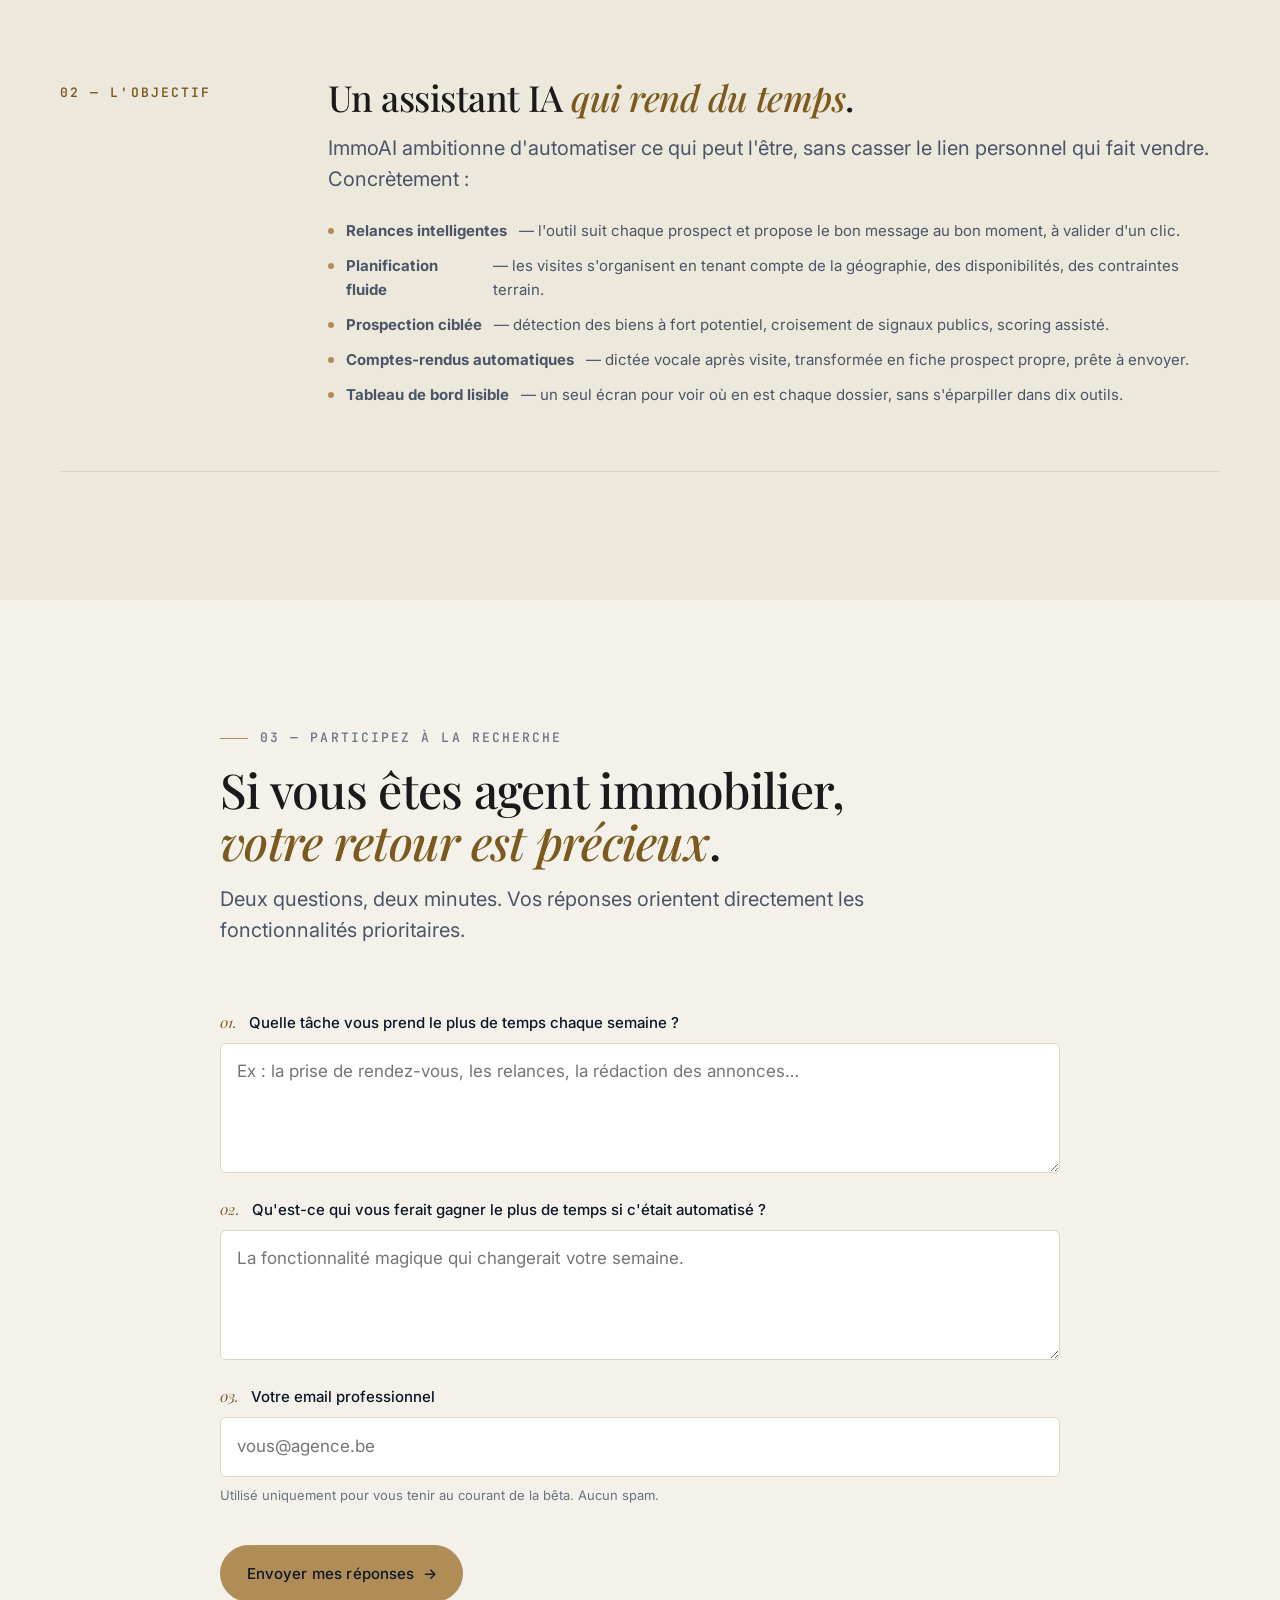
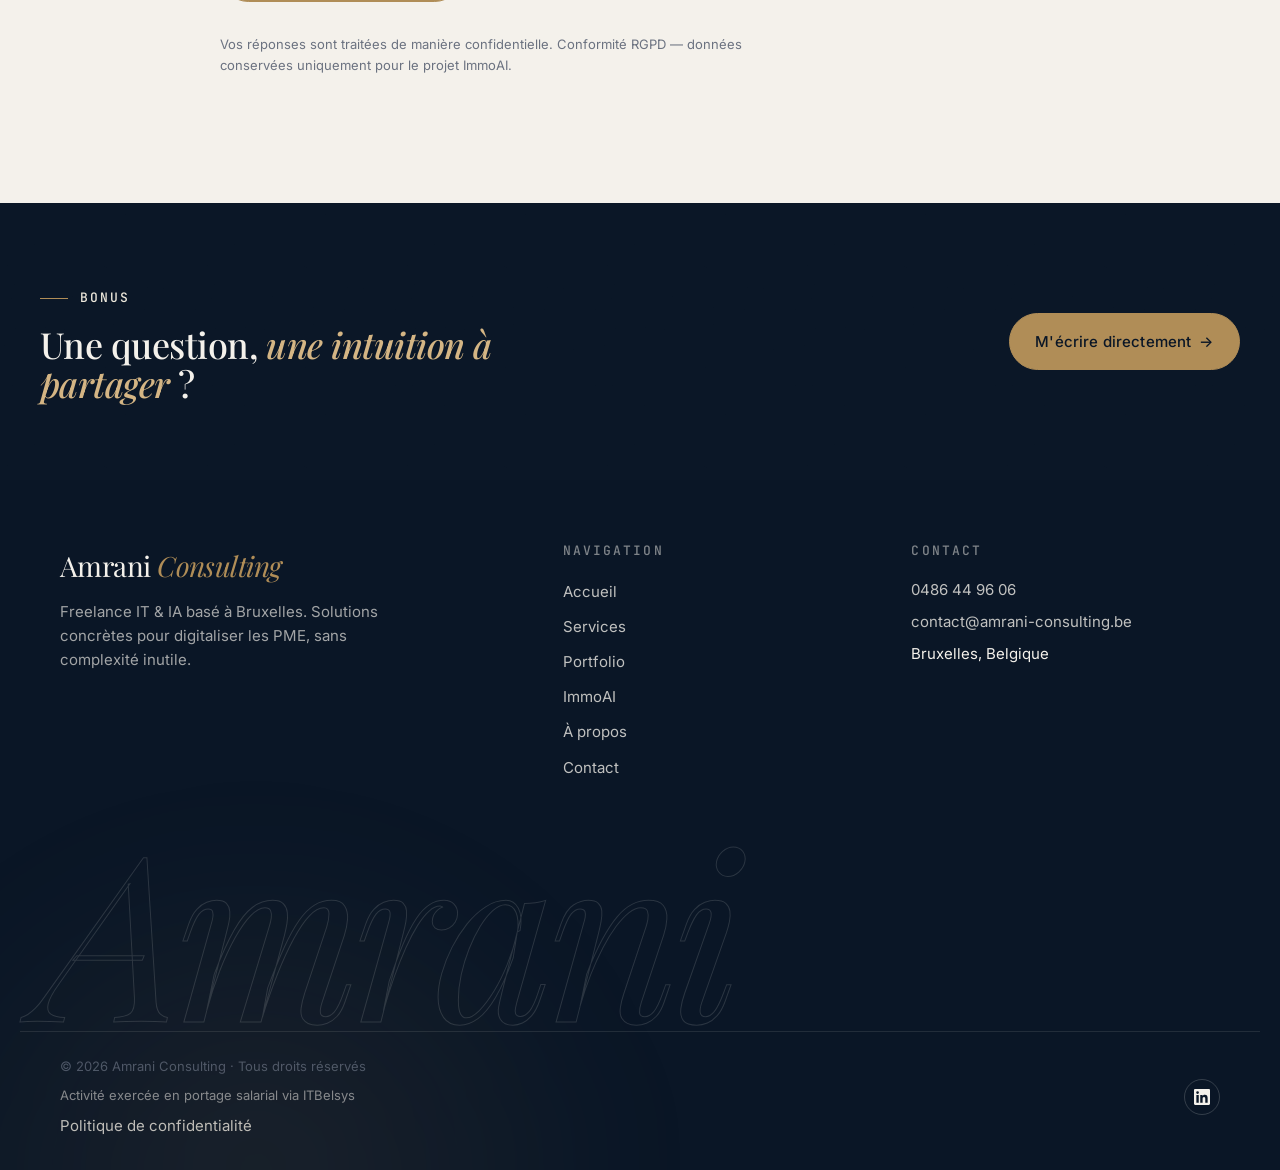
<file: immoai.html>
<!doctype html>
<html lang="fr">
<head>
  <meta charset="utf-8" />
  <meta name="viewport" content="width=device-width, initial-scale=1" />

  <title>ImmoAI — IA pour agents immobiliers Bruxelles | Amrani Consulting</title>
  <meta name="description" content="ImmoAI : projet de recherche IA pour agents immobiliers indépendants à Bruxelles. Automatisation des relances, planification et prospection. Participez à la recherche." />
  <meta name="keywords" content="IA agents immobiliers Bruxelles, automatisation immobilier, prospection IA, freelance IA Bruxelles, ImmoAI" />
  <meta name="theme-color" content="#0A1929" />
  <meta name="google-site-verification" content="sfzoJVhN3ISLPUVmV5L0EN2qPlHITJZb8OUvwaUnero" />
  <link rel="canonical" href="https://amrani-consulting.be/immoai" />

  <meta property="og:type" content="website" />
  <meta property="og:locale" content="fr_BE" />
  <meta property="og:site_name" content="Amrani Consulting" />
  <meta property="og:title" content="ImmoAI — IA pour agents immobiliers Bruxelles | Amrani Consulting" />
  <meta property="og:description" content="Projet de recherche IA pour les agents immobiliers indépendants à Bruxelles. Automatisation des relances, planification et prospection. Votre retour terrain est précieux." />
  <meta property="og:url" content="https://amrani-consulting.be/immoai" />
  <meta property="og:image" content="https://amrani-consulting.be/assets/img/og-image.jpg" />

  <meta name="twitter:card" content="summary_large_image" />
  <meta name="twitter:title" content="ImmoAI — IA pour agents immobiliers Bruxelles" />
  <meta name="twitter:description" content="Projet IA freelance pour les agents immobiliers indépendants à Bruxelles. Participez à la recherche." />

  <link rel="preconnect" href="https://fonts.googleapis.com" />
  <link rel="preconnect" href="https://fonts.gstatic.com" crossorigin />
  <link rel="stylesheet" href="https://fonts.googleapis.com/css2?family=Playfair+Display:ital,wght@0,400;0,500;0,600;0,700;1,400;1,500;1,600&family=Inter:wght@400;500;600&family=JetBrains+Mono:wght@400;500&display=swap" />
  <link rel="stylesheet" href="css/style.css?v=20260511-7" />

  <link rel="icon" type="image/x-icon" href="/favicon.ico?v=20260511-6" />
  <link rel="icon" type="image/png" sizes="32x32" href="/assets/icons/favicon-32x32.png?v=20260511-6" />
  <link rel="icon" type="image/png" sizes="16x16" href="/assets/icons/favicon-16x16.png?v=20260511-6" />
  <link rel="apple-touch-icon" sizes="180x180" href="/assets/icons/apple-touch-icon.png?v=20260511-6" />
</head>

<body>
  <a href="#main" class="skip-link">Aller au contenu principal</a>
  <div class="reading-progress" aria-hidden="true"></div>

  <!-- Custom cursor (desktop only, disabled on touch & reduced-motion) -->
  <div class="cursor" aria-hidden="true">
    <div class="cursor__dot"></div>
    <div class="cursor__ring"></div>
  </div>

  <header class="site-header">
    <div class="container site-header__inner">
      <a href="/" class="logo" aria-label="Amrani Consulting — accueil">
        <svg class="logo__mono" viewBox="0 0 24 24" aria-hidden="true" fill="none" stroke="currentColor" stroke-width="2" stroke-linecap="round" stroke-linejoin="round">
          <path d="M3 21 L12 3 L21 21" />
        </svg>
        <span><strong>Amrani</strong> <em>Consulting</em></span>
      </a>
      <nav class="primary-nav" aria-label="Navigation principale">
        <ul class="primary-nav__list">
          <li><a href="/" class="primary-nav__link">Accueil</a></li>
          <li><a href="/services/" class="primary-nav__link">Services</a></li>
          <li><a href="portfolio" class="primary-nav__link">Portfolio</a></li>
          <li><a href="immoai" class="primary-nav__link" aria-current="page">ImmoAI</a></li>
          <li><a href="about" class="primary-nav__link">À propos</a></li>
          <li><a href="contact" class="primary-nav__link">Contact</a></li>
        </ul>
      </nav>
      <div class="header-cta">
        <a href="contact" class="status-badge" aria-label="Disponible pour de nouvelles missions">
          <span class="status-badge__dot" aria-hidden="true"></span>
          <span>Disponible</span>
        </a>
        <a href="https://www.linkedin.com/in/abdelkrim-amrani-868762251" target="_blank" rel="noopener" class="linkedin-icon" aria-label="LinkedIn">
          <svg viewBox="0 0 24 24" fill="currentColor"><path d="M20.45 20.45h-3.55v-5.57c0-1.33-.02-3.04-1.85-3.04-1.85 0-2.13 1.45-2.13 2.94v5.67H9.36V9h3.41v1.56h.05c.48-.9 1.64-1.85 3.37-1.85 3.6 0 4.27 2.37 4.27 5.46v6.28zM5.34 7.43a2.06 2.06 0 1 1 0-4.12 2.06 2.06 0 0 1 0 4.12zM7.12 20.45H3.56V9h3.56v11.45zM22.23 0H1.77C.79 0 0 .77 0 1.72v20.56C0 23.23.79 24 1.77 24h20.45C23.2 24 24 23.23 24 22.28V1.72C24 .77 23.2 0 22.23 0z"/></svg>
        </a>
        <a href="https://calendly.com/beskiko98/appel-decouverte-15min" target="_blank" rel="noopener" class="btn btn-outline btn-header btn-calendly">
          <svg viewBox="0 0 24 24" fill="none" stroke="currentColor" stroke-width="2" stroke-linecap="round" stroke-linejoin="round" aria-hidden="true">
            <rect x="3" y="4" width="18" height="18" rx="2" ry="2"/>
            <line x1="16" y1="2" x2="16" y2="6"/>
            <line x1="8" y1="2" x2="8" y2="6"/>
            <line x1="3" y1="10" x2="21" y2="10"/>
          </svg>
          <span class="btn-label">Réserver un appel</span>
        </a>
        <a href="contact" class="btn btn-primary btn-header btn-discutons">Discutons<span class="arrow" aria-hidden="true">→</span></a>
        <button class="burger" aria-label="Ouvrir le menu" aria-expanded="false"><span></span><span></span></button>
      </div>
    </div>
  </header>

  <div class="mobile-nav" aria-label="Navigation mobile">
    <ul class="mobile-nav__list">
      <li><a href="/" class="mobile-nav__link">Accueil</a></li>
      <li><a href="/services/" class="mobile-nav__link">Services</a></li>
      <li><a href="portfolio" class="mobile-nav__link">Portfolio</a></li>
      <li><a href="immoai" class="mobile-nav__link" aria-current="page">ImmoAI</a></li>
      <li><a href="about" class="mobile-nav__link">À propos</a></li>
      <li><a href="contact" class="mobile-nav__link">Contact</a></li>
    </ul>
    <div class="mobile-nav__contact">
      <span>Bruxelles · Réponse sous 24h</span>
      <a href="tel:+32486449606">0486 44 96 06</a>
      <a href="https://calendly.com/beskiko98/appel-decouverte-15min" target="_blank" rel="noopener" class="mobile-nav__cta">
        <svg viewBox="0 0 24 24" fill="none" stroke="currentColor" stroke-width="2" stroke-linecap="round" stroke-linejoin="round" aria-hidden="true">
          <rect x="3" y="4" width="18" height="18" rx="2" ry="2"/>
          <line x1="16" y1="2" x2="16" y2="6"/>
          <line x1="8" y1="2" x2="8" y2="6"/>
          <line x1="3" y1="10" x2="21" y2="10"/>
        </svg>
        Réserver un appel
      </a>
    </div>
  </div>

  <main id="main">
    <!-- ============= HERO ============= -->
    <section class="hero has-grain">
      <div class="container hero__inner">
        <div class="hero__content">
          <span class="eyebrow">Recherche &amp; développement</span>
          <h1 class="hero__title">
            Immo<em>AI</em><br />
            <span style="font-size: 0.55em; display: block; margin-top: 0.6rem; letter-spacing: -0.01em;">
              Projet de recherche &amp; développement.
            </span>
          </h1>
          <p class="hero__lead">
            Un outil IA pensé pour les agents immobiliers indépendants
            bruxellois. Pour leur rendre du temps sur le terrain, et leur
            éviter de jongler entre dix outils.
          </p>
          <div class="hero__actions">
            <a href="#participer" class="btn btn-primary">
              Participer à la recherche
              <span class="arrow" aria-hidden="true">→</span>
            </a>
          </div>
        </div>

        <dl class="hero__meta">
          <div>
            <dt>Statut</dt>
            <dd>Phase d'écoute terrain</dd>
          </div>
          <div>
            <dt>Cible</dt>
            <dd>Agents immobiliers indépendants</dd>
          </div>
          <div>
            <dt>Lancement</dt>
            <dd>Bêta privée 2026</dd>
          </div>
        </dl>
      </div>
    </section>

    <!-- ============= LE CONSTAT ============= -->
    <section class="section bg-cream">
      <div class="container">
        <article class="immo-section reveal">
          <div>
            <span class="immo-section__label">01 — Le constat</span>
          </div>
          <div>
            <h2 class="immo-section__title">Le métier d'agent indépendant <em>noyé sous l'admin</em>.</h2>
            <p class="immo-section__text">
              À force de discussions avec des agents bruxellois, un constat
              revient : la valeur ajoutée se joue sur le terrain — visites,
              négociation, lien humain — mais une grande partie de la semaine
              part dans des tâches répétitives.
            </p>
            <p class="immo-section__text" style="margin-top: 1.25rem;">
              Relances qui tombent à l'eau parce qu'on n'a pas eu le temps,
              prospection qui dort dans un fichier Excel, planification de
              visites qui se télescope avec les autres rendez-vous,
              comptes-rendus rédigés à 22h. Le digital n'a pas tenu sa
              promesse pour les indépendants — souvent parce qu'il a été
              pensé pour les grosses agences.
            </p>
          </div>
        </article>
      </div>
    </section>

    <!-- ============= L'OBJECTIF ============= -->
    <section class="section bg-cream-2">
      <div class="container">
        <article class="immo-section reveal">
          <div>
            <span class="immo-section__label">02 — L'objectif</span>
          </div>
          <div>
            <h2 class="immo-section__title">Un assistant IA <em>qui rend du temps</em>.</h2>
            <p class="immo-section__text">
              ImmoAI ambitionne d'automatiser ce qui peut l'être, sans casser
              le lien personnel qui fait vendre. Concrètement :
            </p>
            <ul class="service__list" style="margin-top: 1.5rem;">
              <li><strong>Relances intelligentes</strong> — l'outil suit chaque prospect et propose le bon message au bon moment, à valider d'un clic.</li>
              <li><strong>Planification fluide</strong> — les visites s'organisent en tenant compte de la géographie, des disponibilités, des contraintes terrain.</li>
              <li><strong>Prospection ciblée</strong> — détection des biens à fort potentiel, croisement de signaux publics, scoring assisté.</li>
              <li><strong>Comptes-rendus automatiques</strong> — dictée vocale après visite, transformée en fiche prospect propre, prête à envoyer.</li>
              <li><strong>Tableau de bord lisible</strong> — un seul écran pour voir où en est chaque dossier, sans s'éparpiller dans dix outils.</li>
            </ul>
          </div>
        </article>
      </div>
    </section>

    <!-- ============= PARTICIPER ============= -->
    <section id="participer" class="section bg-cream">
      <div class="container container-narrow">
        <header class="section-header reveal">
          <span class="eyebrow">03 — Participez à la recherche</span>
          <h2>Si vous êtes agent immobilier, <em>votre retour est précieux</em>.</h2>
          <p class="lead">
            Deux questions, deux minutes. Vos réponses orientent directement
            les fonctionnalités prioritaires.
          </p>
        </header>

        <form class="form reveal" data-form="immoai" novalidate>
          <div class="form-field">
            <label for="q1"><span class="num">01.</span> Quelle tâche vous prend le plus de temps chaque semaine ?</label>
            <textarea id="q1" name="q1" required placeholder="Ex : la prise de rendez-vous, les relances, la rédaction des annonces…"></textarea>
          </div>

          <div class="form-field">
            <label for="q2"><span class="num">02.</span> Qu'est-ce qui vous ferait gagner le plus de temps si c'était automatisé ?</label>
            <textarea id="q2" name="q2" required placeholder="La fonctionnalité magique qui changerait votre semaine."></textarea>
          </div>

          <div class="form-field">
            <label for="email"><span class="num">03.</span> Votre email professionnel</label>
            <input type="email" id="email" name="email" required placeholder="vous@agence.be" autocomplete="email" />
            <span class="hint">Utilisé uniquement pour vous tenir au courant de la bêta. Aucun spam.</span>
          </div>

          <!-- Honeypot anti-spam : champ invisible pour les humains, piège pour les bots -->
          <div class="hp-field" aria-hidden="true" style="position:absolute;left:-9999px;opacity:0;height:0;overflow:hidden;">
            <label for="hp_website_immo">Ne pas remplir</label>
            <input type="text" id="hp_website_immo" name="hp_website" tabindex="-1" autocomplete="off" />
          </div>

          <div class="form-actions">
            <button type="submit" class="btn btn-primary">
              Envoyer mes réponses
              <span class="arrow" aria-hidden="true">→</span>
            </button>
            <p class="form-status" role="status" aria-live="polite"></p>
          </div>

          <p style="font-size: var(--fs-xs); color: var(--color-text-muted); margin-top: 0.5rem;">
            Vos réponses sont traitées de manière confidentielle. Conformité RGPD —
            données conservées uniquement pour le projet ImmoAI.
          </p>
        </form>
      </div>
    </section>

    <!-- ============= CTA STRIP ============= -->
    <section class="cta-strip has-grain on-dark">
      <div class="container cta-strip__inner reveal">
        <div>
          <span class="eyebrow">Bonus</span>
          <h2 style="margin-top: 1rem;">Une question, <em>une intuition à partager</em> ?</h2>
        </div>
        <a href="contact" class="btn btn-primary">
          M'écrire directement
          <span class="arrow" aria-hidden="true">→</span>
        </a>
      </div>
    </section>
  </main>

  <footer class="site-footer">
    <div class="container site-footer__inner">
      <div>
        <p class="site-footer__brand">Amrani <em>Consulting</em></p>
        <p class="site-footer__tagline">
          Freelance IT &amp; IA basé à Bruxelles. Solutions concrètes pour
          digitaliser les PME, sans complexité inutile.
        </p>
      </div>
      <div>
        <h3>Navigation</h3>
        <ul>
          <li><a href="/">Accueil</a></li>
          <li><a href="/services/">Services</a></li>
          <li><a href="portfolio">Portfolio</a></li>
          <li><a href="immoai">ImmoAI</a></li>
          <li><a href="about">À propos</a></li>
          <li><a href="contact">Contact</a></li>
        </ul>
      </div>
      <div>
        <h3>Contact</h3>
        <ul class="site-footer__contact">
          <li><a href="tel:+32486449606">0486 44 96 06</a></li>
          <li><a href="mailto:contact@amrani-consulting.be">contact@amrani-consulting.be</a></li>
          <li>Bruxelles, Belgique</li>
        </ul>
      </div>
    </div>
    <div class="footer-stroke" aria-hidden="true">Amrani</div>

    <div class="container site-footer__bottom">
      <div>
        <p>&copy; <span data-current-year>2026</span> Amrani Consulting · Tous droits réservés</p>
        <p class="site-footer__disclosure">Activité exercée en portage salarial via ITBelsys</p>
        <ul class="site-footer__legal-links" style="margin-top: 0.5rem;">
          <li><a href="privacy">Politique de confidentialité</a></li>
        </ul>
      </div>
      <div class="site-footer__socials">
        <a href="https://www.linkedin.com/in/abdelkrim-amrani-868762251" target="_blank" rel="noopener" aria-label="LinkedIn">
          <svg viewBox="0 0 24 24" fill="currentColor"><path d="M20.45 20.45h-3.55v-5.57c0-1.33-.02-3.04-1.85-3.04-1.85 0-2.13 1.45-2.13 2.94v5.67H9.36V9h3.41v1.56h.05c.48-.9 1.64-1.85 3.37-1.85 3.6 0 4.27 2.37 4.27 5.46v6.28zM5.34 7.43a2.06 2.06 0 1 1 0-4.12 2.06 2.06 0 0 1 0 4.12zM7.12 20.45H3.56V9h3.56v11.45zM22.23 0H1.77C.79 0 0 .77 0 1.72v20.56C0 23.23.79 24 1.77 24h20.45C23.2 24 24 23.23 24 22.28V1.72C24 .77 23.2 0 22.23 0z"/></svg>
        </a>
      </div>
    </div>
  </footer>

  <button class="back-to-top" aria-label="Retour en haut">
    <svg viewBox="0 0 24 24" fill="none" stroke="currentColor" stroke-width="2"><path d="M12 19V5M5 12l7-7 7 7"/></svg>
  </button>

  <!-- Cookie banner (RGPD) -->
  <div class="cookie-banner" id="cookie-banner" role="dialog" aria-label="Information sur les cookies" hidden>
    <div class="cookie-banner__inner">
      <p class="cookie-banner__text">
        Ce site utilise uniquement des cookies techniques nécessaires à son fonctionnement.
        Aucun cookie publicitaire ou de tracking. <a href="privacy">En savoir plus</a>.
      </p>
      <button type="button" class="btn btn-primary cookie-banner__btn" id="cookie-accept">
        J'ai compris
      </button>
    </div>
  </div>

  <script src="js/script.js?v=20260511-7" defer></script>
</body>
</html>
</file>
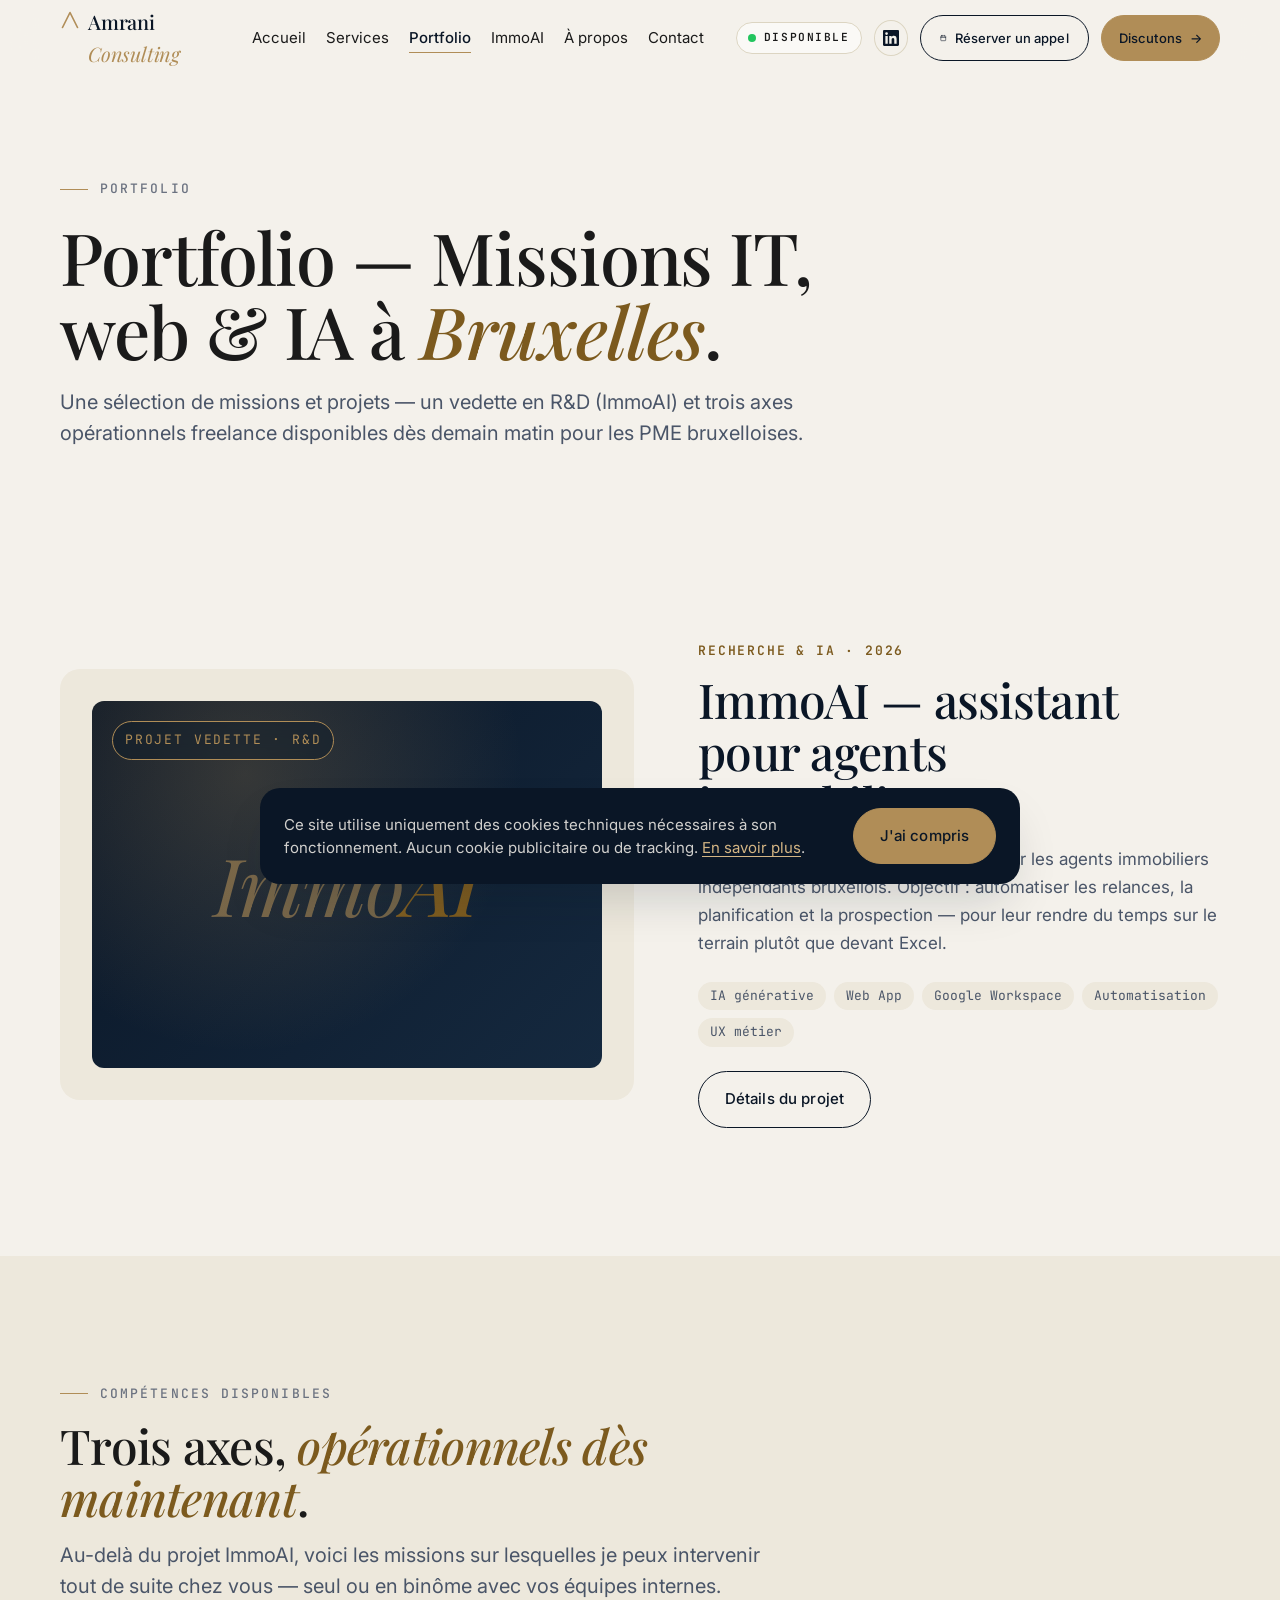
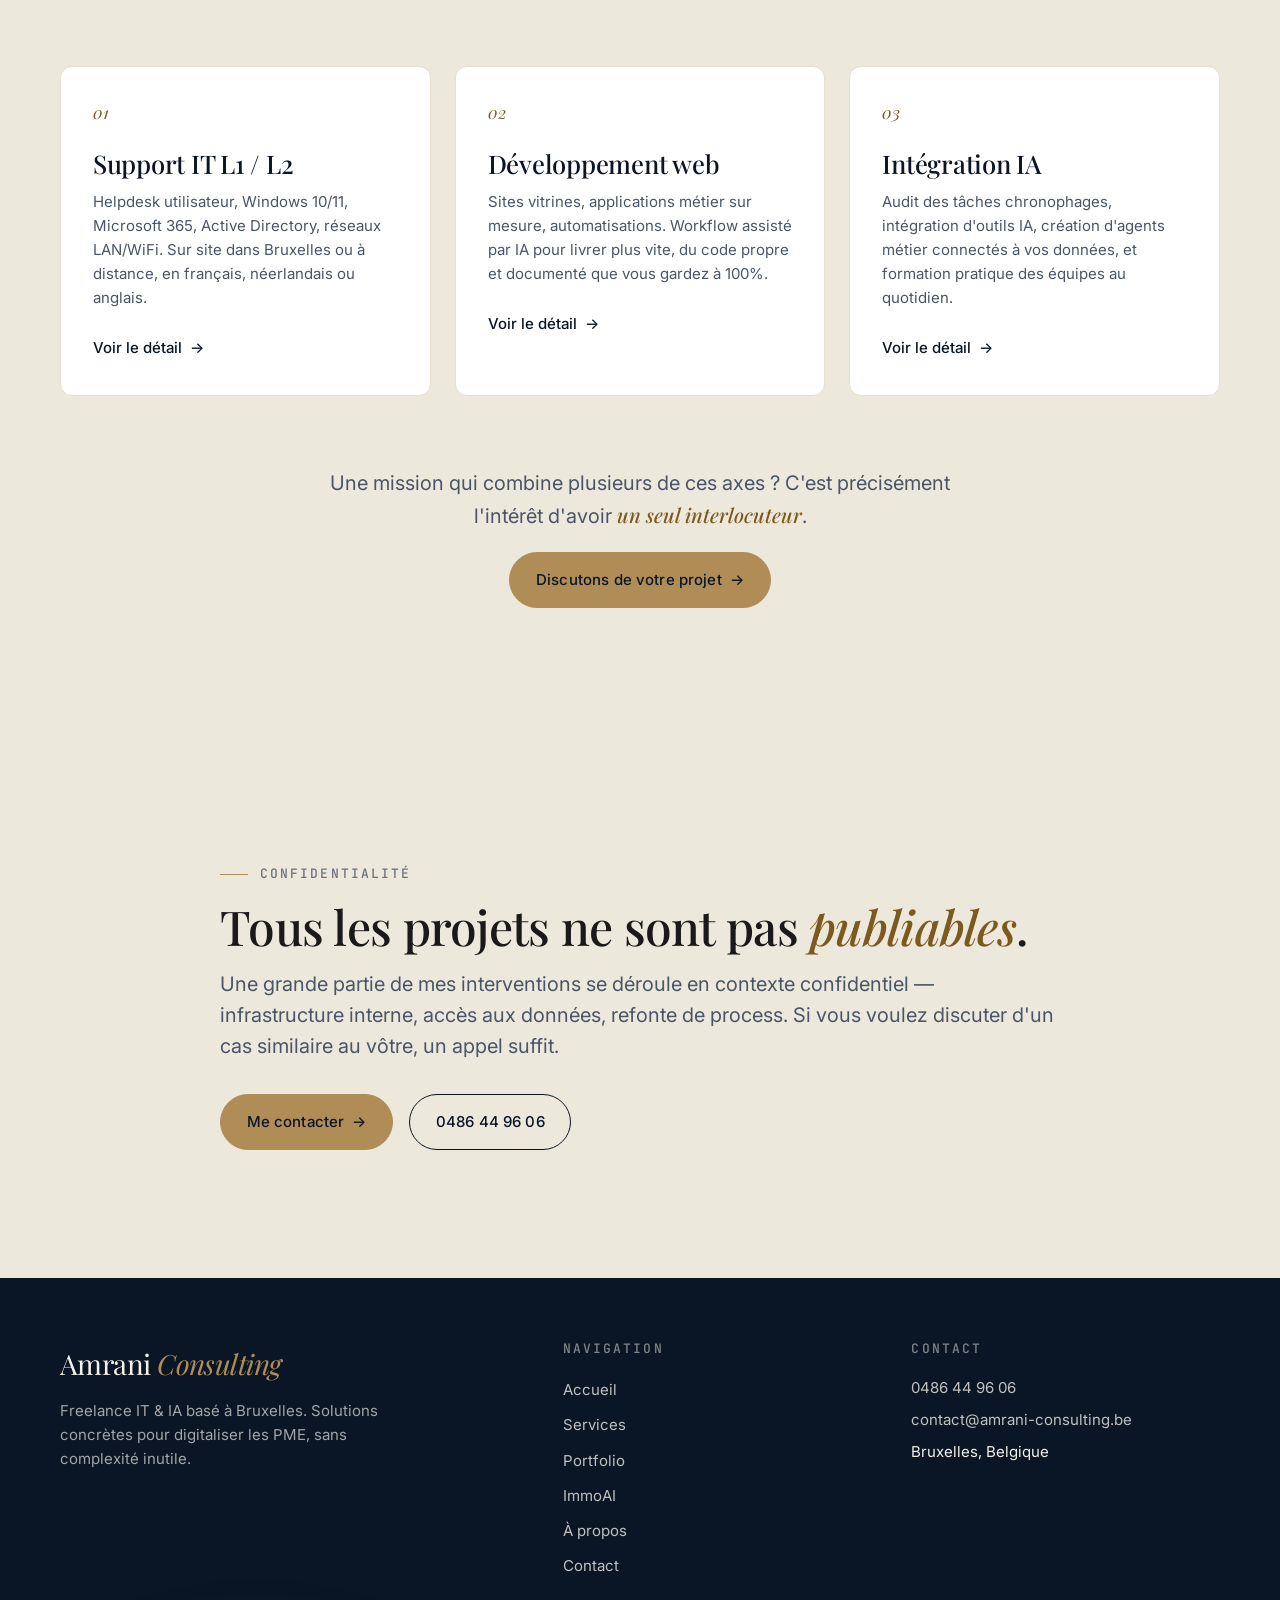
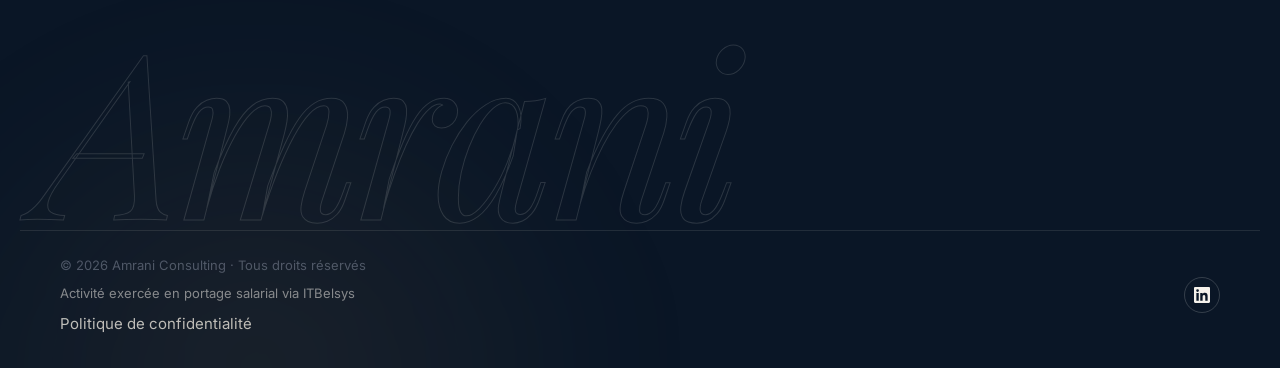
<file: portfolio.html>
<!doctype html>
<html lang="fr">
<head>
  <meta charset="utf-8" />
  <meta name="viewport" content="width=device-width, initial-scale=1" />

  <title>Portfolio freelance IT &amp; IA Bruxelles | Amrani Consulting</title>
  <meta name="description" content="Portfolio freelance à Bruxelles : projets IT, développement web et IA. ImmoAI (R&amp;D pour agents immobiliers), missions PME, sites sur mesure par Amrani Consulting." />
  <meta name="keywords" content="portfolio freelance IT Bruxelles, projets IA Bruxelles, développement web freelance Belgique, ImmoAI" />
  <meta name="theme-color" content="#0A1929" />
  <meta name="google-site-verification" content="sfzoJVhN3ISLPUVmV5L0EN2qPlHITJZb8OUvwaUnero" />
  <link rel="canonical" href="https://amrani-consulting.be/portfolio" />

  <meta property="og:type" content="website" />
  <meta property="og:locale" content="fr_BE" />
  <meta property="og:site_name" content="Amrani Consulting" />
  <meta property="og:title" content="Portfolio freelance IT &amp; IA Bruxelles | Amrani Consulting" />
  <meta property="og:description" content="Portfolio freelance à Bruxelles : projets IT, développement web et IA. ImmoAI, missions PME bruxelloises et sites sur mesure." />
  <meta property="og:url" content="https://amrani-consulting.be/portfolio" />
  <meta property="og:image" content="https://amrani-consulting.be/assets/img/og-image.jpg" />

  <meta name="twitter:card" content="summary_large_image" />
  <meta name="twitter:title" content="Portfolio freelance IT &amp; IA Bruxelles" />
  <meta name="twitter:description" content="Projets freelance à Bruxelles : IT, web, IA. ImmoAI, missions PME et sites sur mesure." />

  <link rel="preconnect" href="https://fonts.googleapis.com" />
  <link rel="preconnect" href="https://fonts.gstatic.com" crossorigin />
  <link rel="stylesheet" href="https://fonts.googleapis.com/css2?family=Playfair+Display:ital,wght@0,400;0,500;0,600;0,700;1,400;1,500;1,600&family=Inter:wght@400;500;600&family=JetBrains+Mono:wght@400;500&display=swap" />
  <link rel="stylesheet" href="css/style.css?v=20260511-7" />

  <link rel="icon" type="image/x-icon" href="/favicon.ico?v=20260511-6" />
  <link rel="icon" type="image/png" sizes="32x32" href="/assets/icons/favicon-32x32.png?v=20260511-6" />
  <link rel="icon" type="image/png" sizes="16x16" href="/assets/icons/favicon-16x16.png?v=20260511-6" />
  <link rel="apple-touch-icon" sizes="180x180" href="/assets/icons/apple-touch-icon.png?v=20260511-6" />
</head>

<body>
  <a href="#main" class="skip-link">Aller au contenu principal</a>
  <div class="reading-progress" aria-hidden="true"></div>

  <!-- Custom cursor (desktop only, disabled on touch & reduced-motion) -->
  <div class="cursor" aria-hidden="true">
    <div class="cursor__dot"></div>
    <div class="cursor__ring"></div>
  </div>

  <header class="site-header">
    <div class="container site-header__inner">
      <a href="/" class="logo" aria-label="Amrani Consulting — accueil">
        <svg class="logo__mono" viewBox="0 0 24 24" aria-hidden="true" fill="none" stroke="currentColor" stroke-width="2" stroke-linecap="round" stroke-linejoin="round">
          <path d="M3 21 L12 3 L21 21" />
        </svg>
        <span><strong>Amrani</strong> <em>Consulting</em></span>
      </a>
      <nav class="primary-nav" aria-label="Navigation principale">
        <ul class="primary-nav__list">
          <li><a href="/" class="primary-nav__link">Accueil</a></li>
          <li><a href="/services/" class="primary-nav__link">Services</a></li>
          <li><a href="portfolio" class="primary-nav__link" aria-current="page">Portfolio</a></li>
          <li><a href="immoai" class="primary-nav__link">ImmoAI</a></li>
          <li><a href="about" class="primary-nav__link">À propos</a></li>
          <li><a href="contact" class="primary-nav__link">Contact</a></li>
        </ul>
      </nav>
      <div class="header-cta">
        <a href="contact" class="status-badge" aria-label="Disponible pour de nouvelles missions">
          <span class="status-badge__dot" aria-hidden="true"></span>
          <span>Disponible</span>
        </a>
        <a href="https://www.linkedin.com/in/abdelkrim-amrani-868762251" target="_blank" rel="noopener" class="linkedin-icon" aria-label="LinkedIn">
          <svg viewBox="0 0 24 24" fill="currentColor"><path d="M20.45 20.45h-3.55v-5.57c0-1.33-.02-3.04-1.85-3.04-1.85 0-2.13 1.45-2.13 2.94v5.67H9.36V9h3.41v1.56h.05c.48-.9 1.64-1.85 3.37-1.85 3.6 0 4.27 2.37 4.27 5.46v6.28zM5.34 7.43a2.06 2.06 0 1 1 0-4.12 2.06 2.06 0 0 1 0 4.12zM7.12 20.45H3.56V9h3.56v11.45zM22.23 0H1.77C.79 0 0 .77 0 1.72v20.56C0 23.23.79 24 1.77 24h20.45C23.2 24 24 23.23 24 22.28V1.72C24 .77 23.2 0 22.23 0z"/></svg>
        </a>
        <a href="https://calendly.com/beskiko98/appel-decouverte-15min" target="_blank" rel="noopener" class="btn btn-outline btn-header btn-calendly">
          <svg viewBox="0 0 24 24" fill="none" stroke="currentColor" stroke-width="2" stroke-linecap="round" stroke-linejoin="round" aria-hidden="true">
            <rect x="3" y="4" width="18" height="18" rx="2" ry="2"/>
            <line x1="16" y1="2" x2="16" y2="6"/>
            <line x1="8" y1="2" x2="8" y2="6"/>
            <line x1="3" y1="10" x2="21" y2="10"/>
          </svg>
          <span class="btn-label">Réserver un appel</span>
        </a>
        <a href="contact" class="btn btn-primary btn-header btn-discutons">Discutons<span class="arrow" aria-hidden="true">→</span></a>
        <button class="burger" aria-label="Ouvrir le menu" aria-expanded="false"><span></span><span></span></button>
      </div>
    </div>
  </header>

  <div class="mobile-nav" aria-label="Navigation mobile">
    <ul class="mobile-nav__list">
      <li><a href="/" class="mobile-nav__link">Accueil</a></li>
      <li><a href="/services/" class="mobile-nav__link">Services</a></li>
      <li><a href="portfolio" class="mobile-nav__link" aria-current="page">Portfolio</a></li>
      <li><a href="immoai" class="mobile-nav__link">ImmoAI</a></li>
      <li><a href="about" class="mobile-nav__link">À propos</a></li>
      <li><a href="contact" class="mobile-nav__link">Contact</a></li>
    </ul>
    <div class="mobile-nav__contact">
      <span>Bruxelles · Réponse sous 24h</span>
      <a href="tel:+32486449606">0486 44 96 06</a>
      <a href="https://calendly.com/beskiko98/appel-decouverte-15min" target="_blank" rel="noopener" class="mobile-nav__cta">
        <svg viewBox="0 0 24 24" fill="none" stroke="currentColor" stroke-width="2" stroke-linecap="round" stroke-linejoin="round" aria-hidden="true">
          <rect x="3" y="4" width="18" height="18" rx="2" ry="2"/>
          <line x1="16" y1="2" x2="16" y2="6"/>
          <line x1="8" y1="2" x2="8" y2="6"/>
          <line x1="3" y1="10" x2="21" y2="10"/>
        </svg>
        Réserver un appel
      </a>
    </div>
  </div>

  <main id="main">
    <!-- ============= PAGE HERO ============= -->
    <section class="page-hero">
      <div class="container">
        <div class="page-hero__inner reveal">
          <span class="eyebrow">Portfolio</span>
          <h1>Portfolio — Missions IT, web &amp; IA à <em>Bruxelles</em>.</h1>
          <p class="lead">
            Une sélection de missions et projets — un vedette en R&amp;D
            (ImmoAI) et trois axes opérationnels freelance disponibles dès
            demain matin pour les PME bruxelloises.
          </p>
        </div>
      </div>
    </section>

    <!-- ============= PROJECTS ============= -->
    <section class="bg-cream">
      <div class="container">
        <div class="project-list">

          <!-- ImmoAI — featured -->
          <article class="project reveal">
            <div class="project__media">
              <div class="project__media-inner">
                <span class="project__badge">Projet vedette · R&amp;D</span>
                <span class="project__placeholder">Immo<em>AI</em></span>
              </div>
            </div>
            <div>
              <span class="project__category">Recherche &amp; IA · 2026</span>
              <h2 class="project__title">ImmoAI — assistant pour agents immobiliers.</h2>
              <p class="project__text">
                Outil IA en cours de développement pour les agents immobiliers
                indépendants bruxellois. Objectif : automatiser les relances,
                la planification et la prospection — pour leur rendre du temps
                sur le terrain plutôt que devant Excel.
              </p>
              <ul class="project__stack">
                <li>IA générative</li>
                <li>Web App</li>
                <li>Google Workspace</li>
                <li>Automatisation</li>
                <li>UX métier</li>
              </ul>
              <div style="display: flex; gap: 1rem; flex-wrap: wrap;">
                <a href="immoai" class="btn btn-outline">Détails du projet</a>
              </div>
            </div>
          </article>

        </div>
      </div>
    </section>

    <!-- ============= COMPÉTENCES DISPONIBLES ============= -->
    <section class="section bg-cream-2">
      <div class="container">
        <header class="section-header reveal">
          <span class="eyebrow">Compétences disponibles</span>
          <h2>Trois axes, <em>opérationnels dès maintenant</em>.</h2>
          <p class="lead">
            Au-delà du projet ImmoAI, voici les missions sur lesquelles je
            peux intervenir tout de suite chez vous — seul ou en binôme avec
            vos équipes internes.
          </p>
        </header>

        <div class="grid grid-3">
          <article class="card reveal reveal-delay-1">
            <span class="card__num">01</span>
            <h3 class="card__title">Support IT L1 / L2</h3>
            <p class="card__text">
              Helpdesk utilisateur, Windows 10/11, Microsoft 365, Active
              Directory, réseaux LAN/WiFi. Sur site dans Bruxelles ou à
              distance, en français, néerlandais ou anglais.
            </p>
            <a href="/services/support-it-bruxelles" class="card__link">
              Voir le détail <span aria-hidden="true">→</span>
            </a>
          </article>

          <article class="card reveal reveal-delay-2">
            <span class="card__num">02</span>
            <h3 class="card__title">Développement web</h3>
            <p class="card__text">
              Sites vitrines, applications métier sur mesure, automatisations.
              Workflow assisté par IA pour livrer plus vite, du code propre
              et documenté que vous gardez à 100%.
            </p>
            <a href="/services/developpement-web-freelance-bruxelles" class="card__link">
              Voir le détail <span aria-hidden="true">→</span>
            </a>
          </article>

          <article class="card reveal reveal-delay-3">
            <span class="card__num">03</span>
            <h3 class="card__title">Intégration IA</h3>
            <p class="card__text">
              Audit des tâches chronophages, intégration d'outils IA,
              création d'agents métier connectés à vos données, et formation
              pratique des équipes au quotidien.
            </p>
            <a href="/services/consultant-ia-bruxelles" class="card__link">
              Voir le détail <span aria-hidden="true">→</span>
            </a>
          </article>
        </div>

        <div class="reveal" style="margin-top: clamp(3rem, 6vw, 4.5rem); display: flex; flex-direction: column; align-items: center; gap: var(--space-5); text-align: center;">
          <p class="lead" style="max-width: 52ch;">
            Une mission qui combine plusieurs de ces axes ? C'est précisément
            l'intérêt d'avoir <em>un seul interlocuteur</em>.
          </p>
          <a href="contact" class="btn btn-primary">
            Discutons de votre projet
            <span class="arrow" aria-hidden="true">→</span>
          </a>
        </div>
      </div>
    </section>

    <!-- ============= NDA / Discrétion ============= -->
    <section class="section bg-cream-2">
      <div class="container container-narrow">
        <div class="reveal" style="display: flex; flex-direction: column; gap: 1rem;">
          <span class="eyebrow">Confidentialité</span>
          <h2>Tous les projets ne sont pas <em>publiables</em>.</h2>
          <p class="lead">
            Une grande partie de mes interventions se déroule en contexte
            confidentiel — infrastructure interne, accès aux données, refonte
            de process. Si vous voulez discuter d'un cas similaire au vôtre,
            un appel suffit.
          </p>
          <div style="margin-top: 1rem; display: flex; gap: 1rem; flex-wrap: wrap;">
            <a href="contact" class="btn btn-primary">
              Me contacter <span class="arrow" aria-hidden="true">→</span>
            </a>
            <a href="tel:+32486449606" class="btn btn-outline">0486 44 96 06</a>
          </div>
        </div>
      </div>
    </section>
  </main>

  <footer class="site-footer">
    <div class="container site-footer__inner">
      <div>
        <p class="site-footer__brand">Amrani <em>Consulting</em></p>
        <p class="site-footer__tagline">
          Freelance IT &amp; IA basé à Bruxelles. Solutions concrètes pour
          digitaliser les PME, sans complexité inutile.
        </p>
      </div>
      <div>
        <h3>Navigation</h3>
        <ul>
          <li><a href="/">Accueil</a></li>
          <li><a href="/services/">Services</a></li>
          <li><a href="portfolio">Portfolio</a></li>
          <li><a href="immoai">ImmoAI</a></li>
          <li><a href="about">À propos</a></li>
          <li><a href="contact">Contact</a></li>
        </ul>
      </div>
      <div>
        <h3>Contact</h3>
        <ul class="site-footer__contact">
          <li><a href="tel:+32486449606">0486 44 96 06</a></li>
          <li><a href="mailto:contact@amrani-consulting.be">contact@amrani-consulting.be</a></li>
          <li>Bruxelles, Belgique</li>
        </ul>
      </div>
    </div>
    <div class="footer-stroke" aria-hidden="true">Amrani</div>

    <div class="container site-footer__bottom">
      <div>
        <p>&copy; <span data-current-year>2026</span> Amrani Consulting · Tous droits réservés</p>
        <p class="site-footer__disclosure">Activité exercée en portage salarial via ITBelsys</p>
        <ul class="site-footer__legal-links" style="margin-top: 0.5rem;">
          <li><a href="privacy">Politique de confidentialité</a></li>
        </ul>
      </div>
      <div class="site-footer__socials">
        <a href="https://www.linkedin.com/in/abdelkrim-amrani-868762251" target="_blank" rel="noopener" aria-label="LinkedIn">
          <svg viewBox="0 0 24 24" fill="currentColor"><path d="M20.45 20.45h-3.55v-5.57c0-1.33-.02-3.04-1.85-3.04-1.85 0-2.13 1.45-2.13 2.94v5.67H9.36V9h3.41v1.56h.05c.48-.9 1.64-1.85 3.37-1.85 3.6 0 4.27 2.37 4.27 5.46v6.28zM5.34 7.43a2.06 2.06 0 1 1 0-4.12 2.06 2.06 0 0 1 0 4.12zM7.12 20.45H3.56V9h3.56v11.45zM22.23 0H1.77C.79 0 0 .77 0 1.72v20.56C0 23.23.79 24 1.77 24h20.45C23.2 24 24 23.23 24 22.28V1.72C24 .77 23.2 0 22.23 0z"/></svg>
        </a>
      </div>
    </div>
  </footer>

  <button class="back-to-top" aria-label="Retour en haut">
    <svg viewBox="0 0 24 24" fill="none" stroke="currentColor" stroke-width="2"><path d="M12 19V5M5 12l7-7 7 7"/></svg>
  </button>

  <!-- Cookie banner (RGPD) -->
  <div class="cookie-banner" id="cookie-banner" role="dialog" aria-label="Information sur les cookies" hidden>
    <div class="cookie-banner__inner">
      <p class="cookie-banner__text">
        Ce site utilise uniquement des cookies techniques nécessaires à son fonctionnement.
        Aucun cookie publicitaire ou de tracking. <a href="privacy">En savoir plus</a>.
      </p>
      <button type="button" class="btn btn-primary cookie-banner__btn" id="cookie-accept">
        J'ai compris
      </button>
    </div>
  </div>

  <script src="js/script.js?v=20260511-7" defer></script>
</body>
</html>
</file>
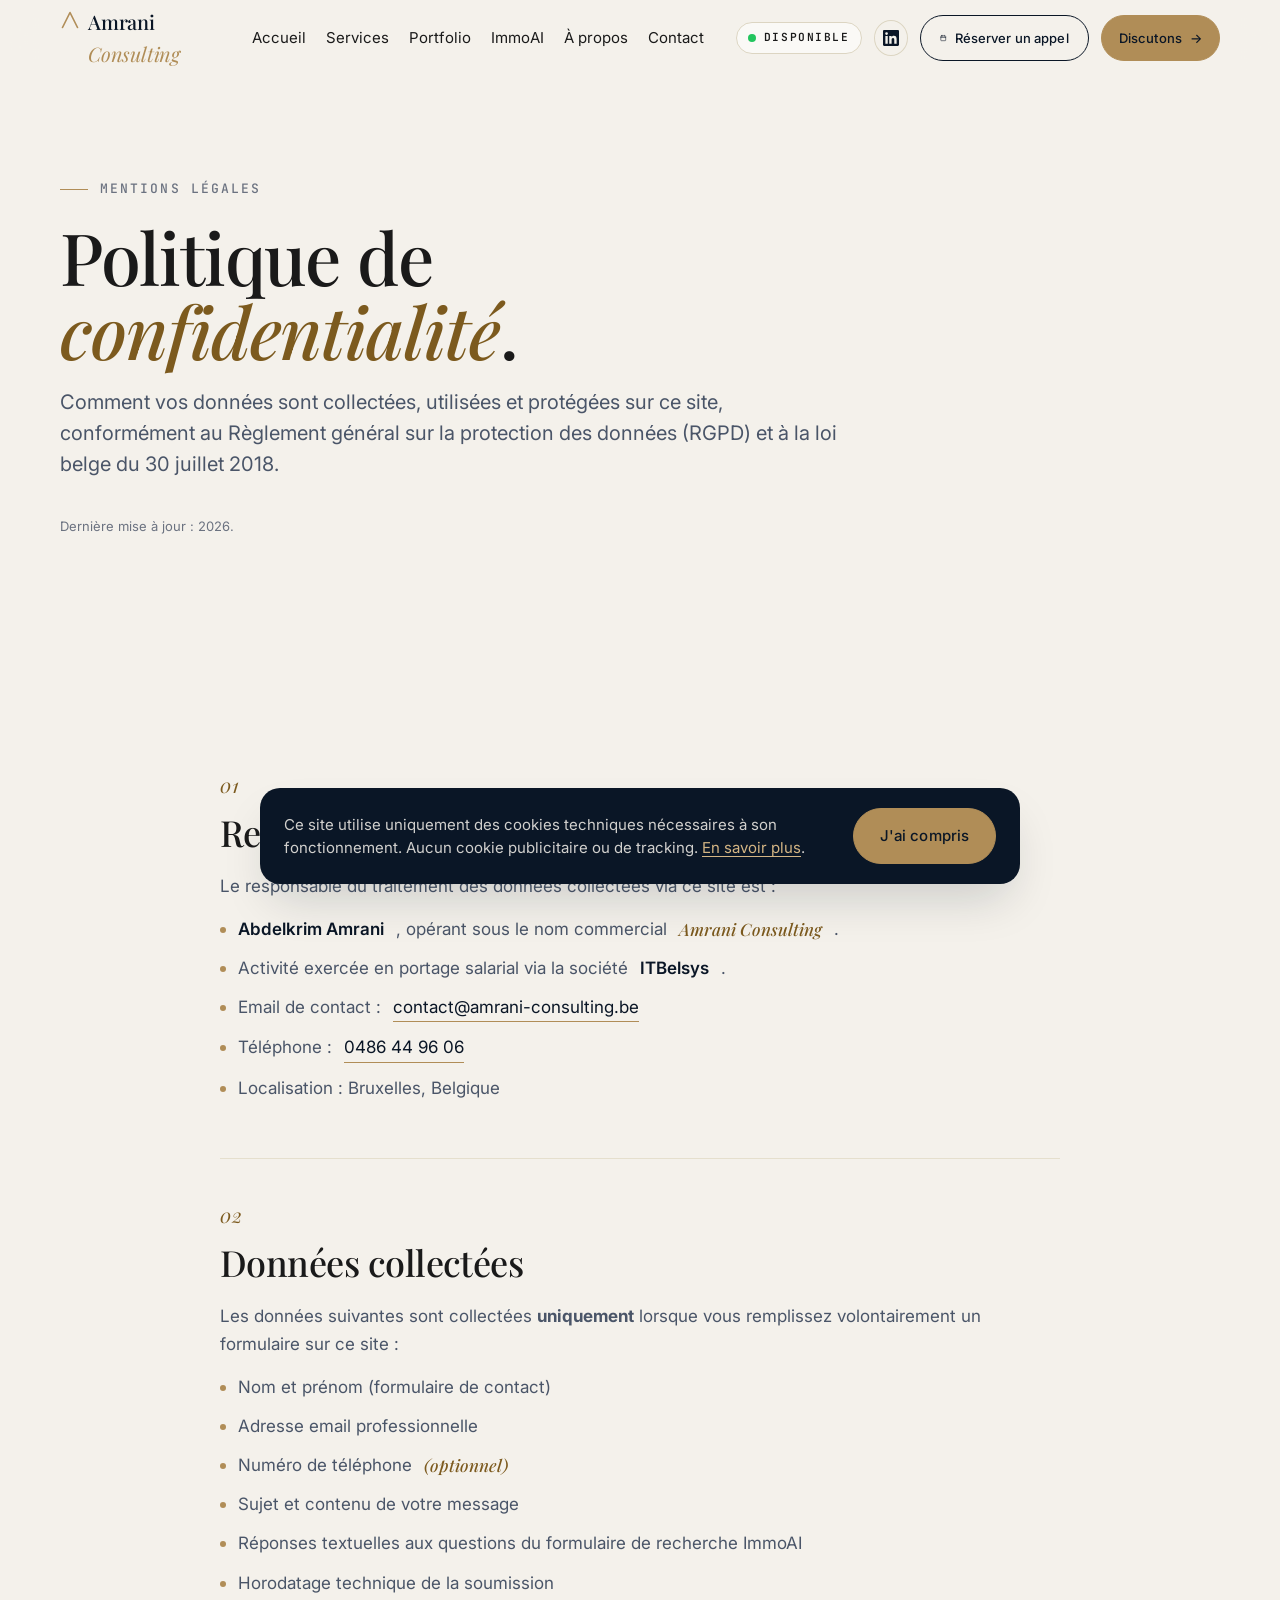
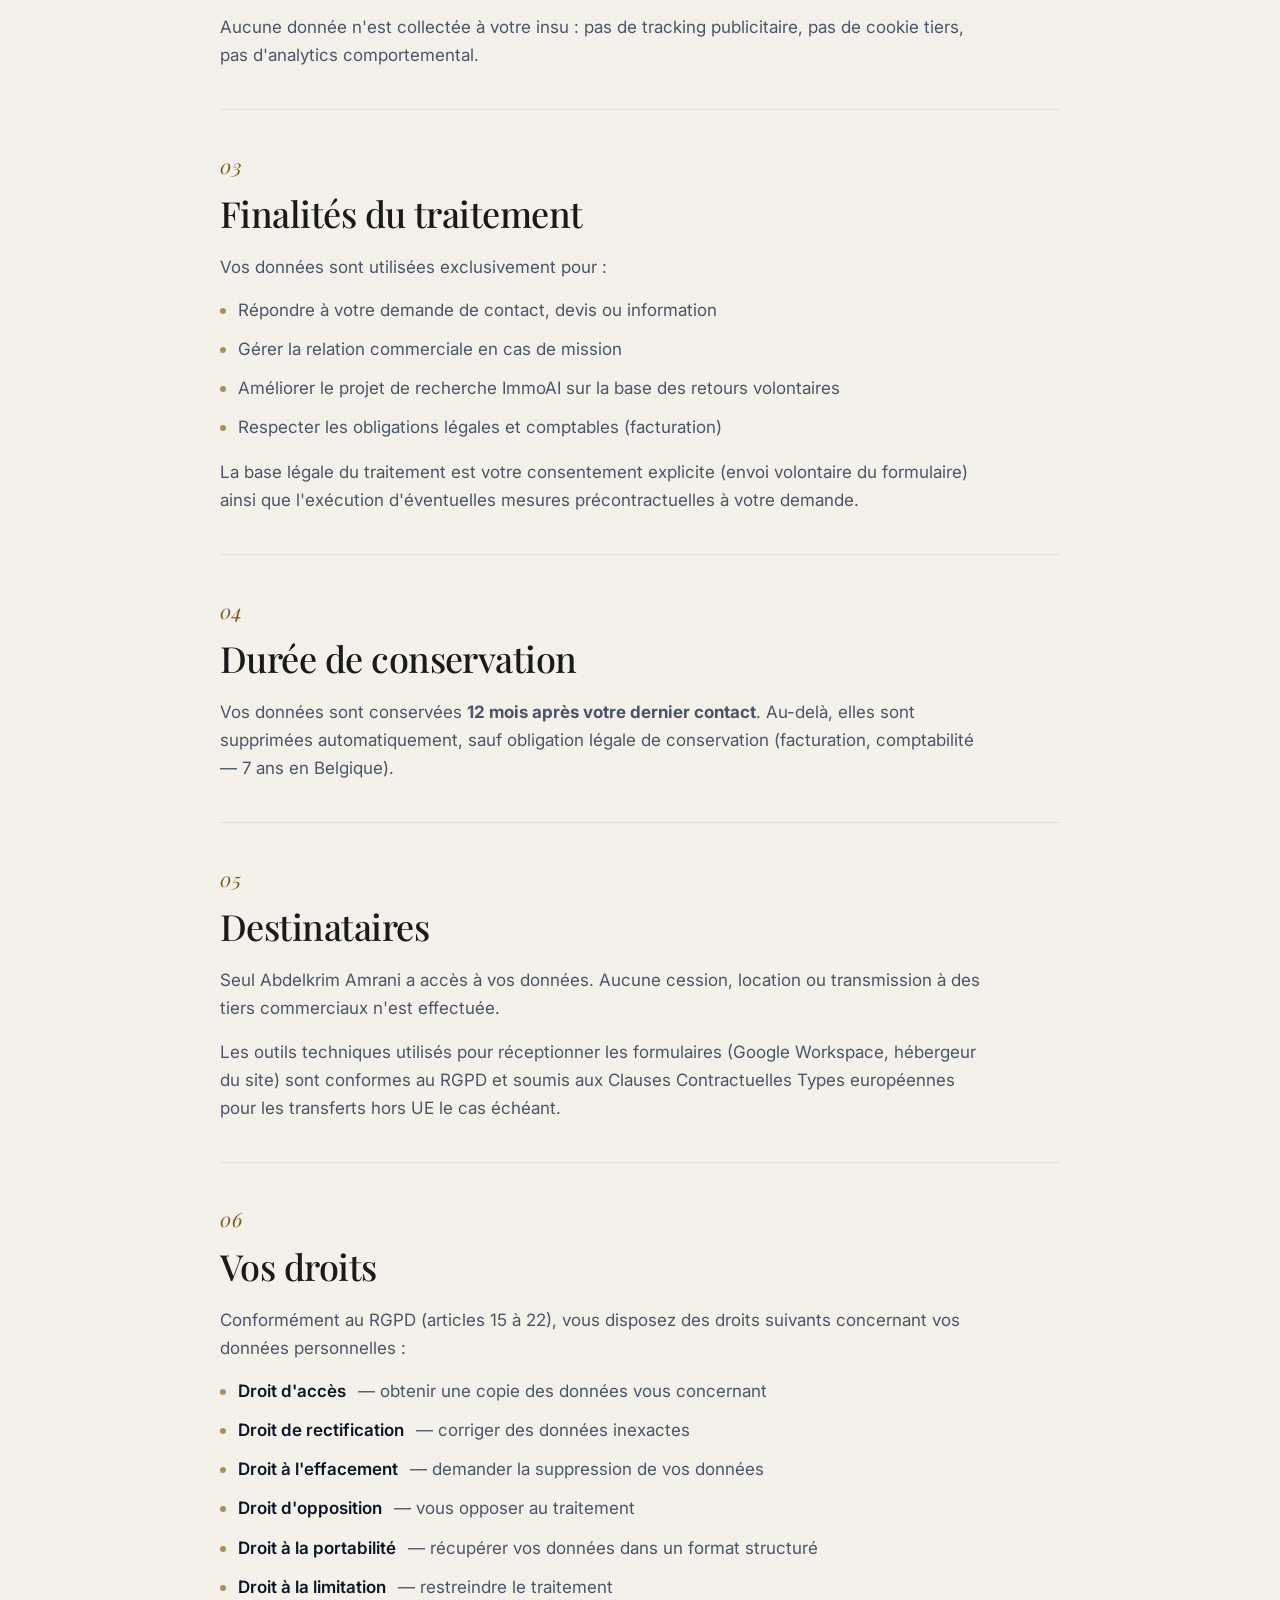
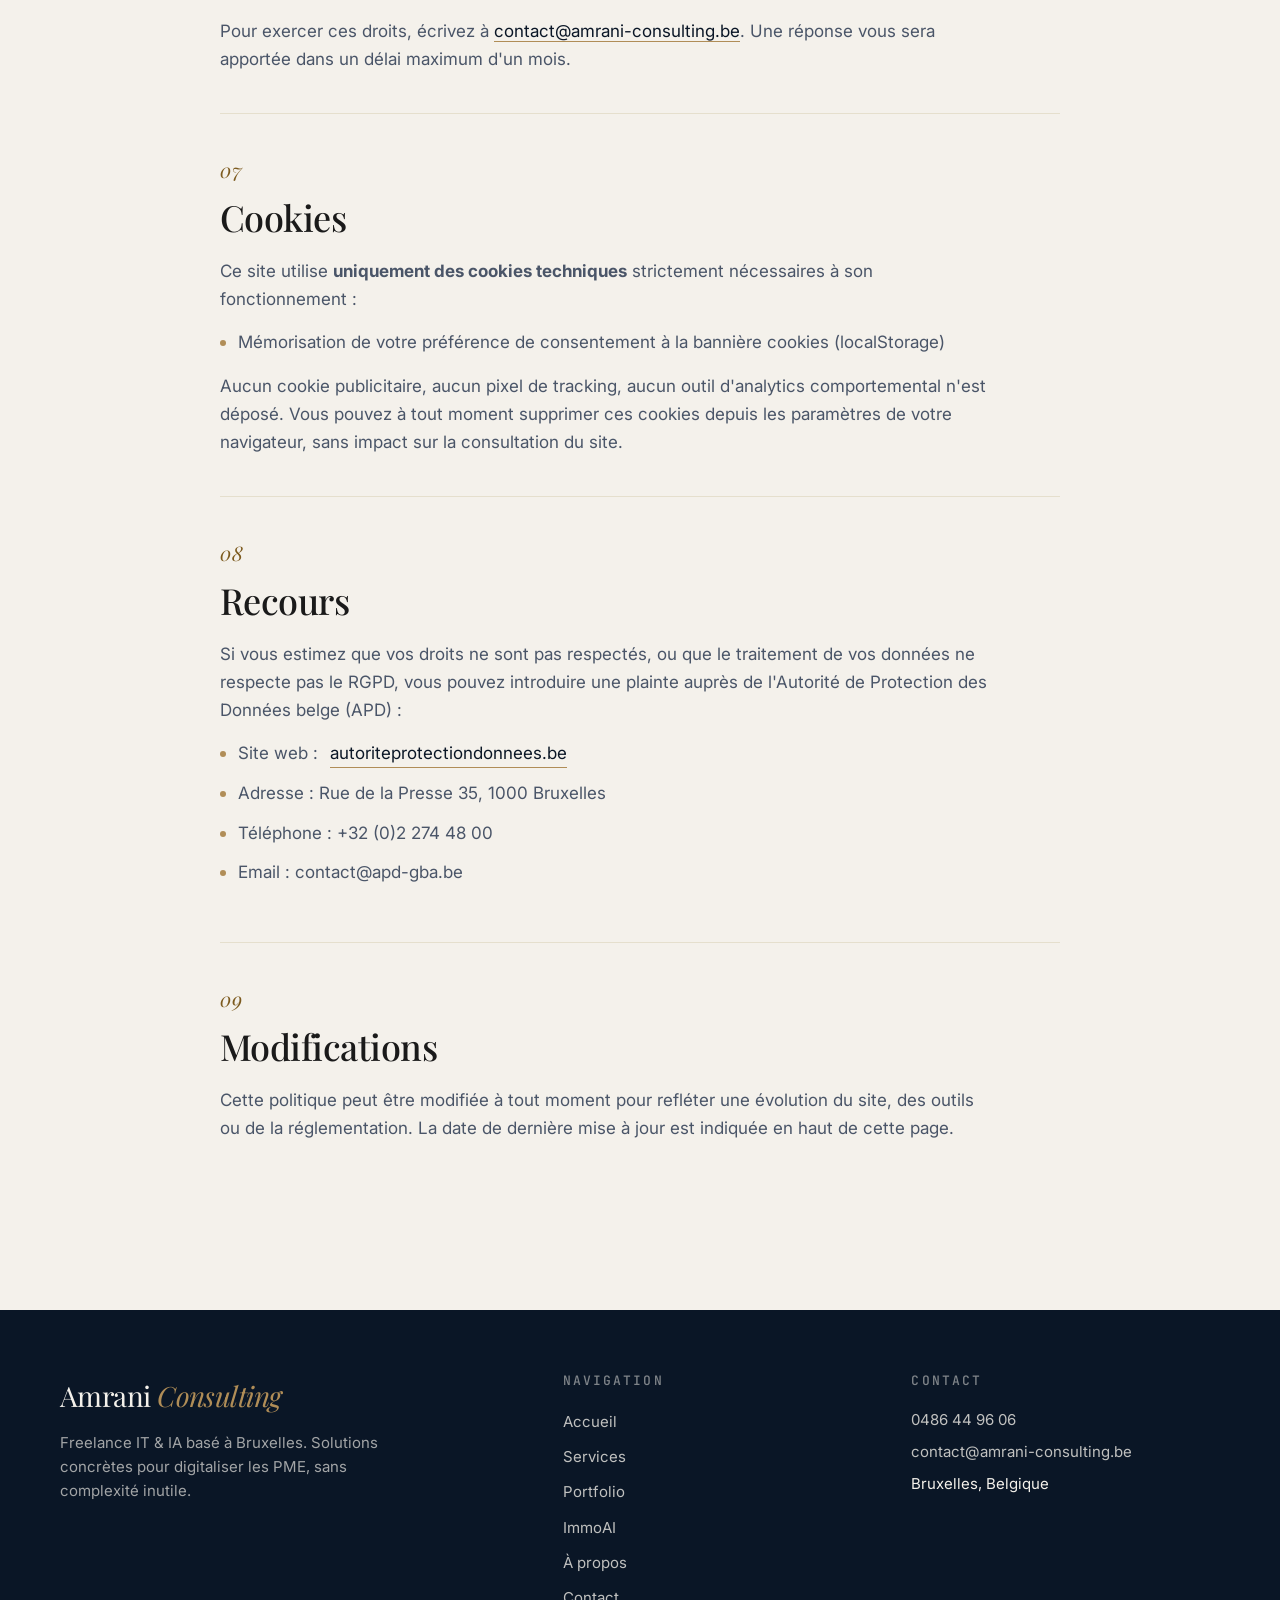
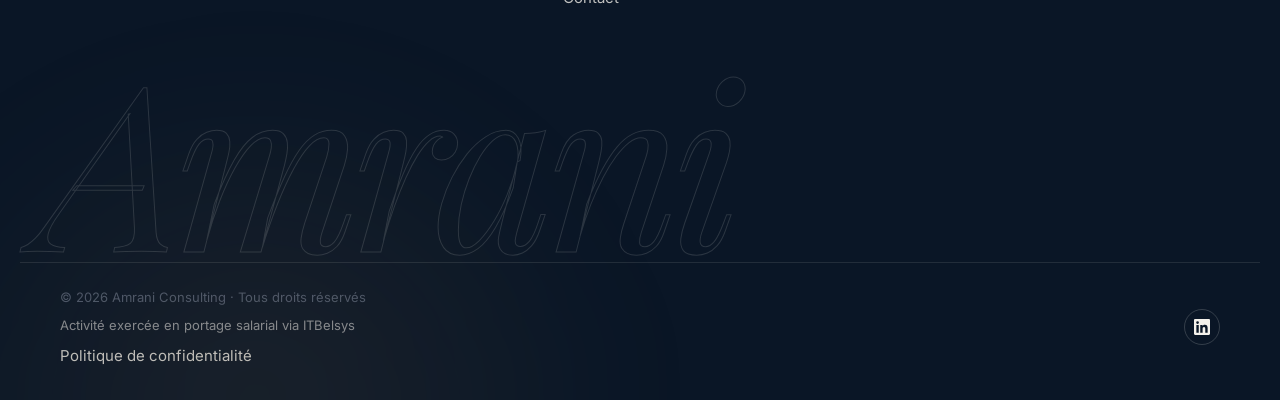
<file: privacy.html>
<!doctype html>
<html lang="fr">
<head>
  <meta charset="utf-8" />
  <meta name="viewport" content="width=device-width, initial-scale=1" />

  <title>Politique de confidentialité — Amrani Consulting Bruxelles</title>
  <meta name="description" content="Politique de confidentialité d'Amrani Consulting, freelance IT &amp; IA à Bruxelles. Conformité RGPD : données, finalités, durée, droits, recours APD belge." />
  <meta name="theme-color" content="#0A1929" />
  <meta name="google-site-verification" content="sfzoJVhN3ISLPUVmV5L0EN2qPlHITJZb8OUvwaUnero" />
  <meta name="robots" content="index,follow" />
  <link rel="canonical" href="https://amrani-consulting.be/privacy" />

  <meta property="og:type" content="website" />
  <meta property="og:locale" content="fr_BE" />
  <meta property="og:site_name" content="Amrani Consulting" />
  <meta property="og:title" content="Politique de confidentialité — Amrani Consulting" />
  <meta property="og:description" content="Politique de confidentialité conforme au RGPD." />
  <meta property="og:url" content="https://amrani-consulting.be/privacy" />

  <link rel="preconnect" href="https://fonts.googleapis.com" />
  <link rel="preconnect" href="https://fonts.gstatic.com" crossorigin />
  <link rel="stylesheet" href="https://fonts.googleapis.com/css2?family=Playfair+Display:ital,wght@0,400;0,500;0,600;0,700;1,400;1,500;1,600&family=Inter:wght@400;500;600&family=JetBrains+Mono:wght@400;500&display=swap" />
  <link rel="stylesheet" href="css/style.css?v=20260511-7" />

  <link rel="icon" type="image/x-icon" href="/favicon.ico?v=20260511-6" />
  <link rel="icon" type="image/png" sizes="32x32" href="/assets/icons/favicon-32x32.png?v=20260511-6" />
  <link rel="icon" type="image/png" sizes="16x16" href="/assets/icons/favicon-16x16.png?v=20260511-6" />
  <link rel="apple-touch-icon" sizes="180x180" href="/assets/icons/apple-touch-icon.png?v=20260511-6" />
</head>

<body>
  <a href="#main" class="skip-link">Aller au contenu principal</a>
  <div class="reading-progress" aria-hidden="true"></div>

  <!-- Custom cursor (desktop only, disabled on touch & reduced-motion) -->
  <div class="cursor" aria-hidden="true">
    <div class="cursor__dot"></div>
    <div class="cursor__ring"></div>
  </div>

  <header class="site-header">
    <div class="container site-header__inner">
      <a href="/" class="logo" aria-label="Amrani Consulting — accueil">
        <svg class="logo__mono" viewBox="0 0 24 24" aria-hidden="true" fill="none" stroke="currentColor" stroke-width="2" stroke-linecap="round" stroke-linejoin="round">
          <path d="M3 21 L12 3 L21 21" />
        </svg>
        <span><strong>Amrani</strong> <em>Consulting</em></span>
      </a>
      <nav class="primary-nav" aria-label="Navigation principale">
        <ul class="primary-nav__list">
          <li><a href="/" class="primary-nav__link">Accueil</a></li>
          <li><a href="/services/" class="primary-nav__link">Services</a></li>
          <li><a href="portfolio" class="primary-nav__link">Portfolio</a></li>
          <li><a href="immoai" class="primary-nav__link">ImmoAI</a></li>
          <li><a href="about" class="primary-nav__link">À propos</a></li>
          <li><a href="contact" class="primary-nav__link">Contact</a></li>
        </ul>
      </nav>
      <div class="header-cta">
        <a href="contact" class="status-badge" aria-label="Disponible pour de nouvelles missions">
          <span class="status-badge__dot" aria-hidden="true"></span>
          <span>Disponible</span>
        </a>
        <a href="https://www.linkedin.com/in/abdelkrim-amrani-868762251" target="_blank" rel="noopener" class="linkedin-icon" aria-label="LinkedIn">
          <svg viewBox="0 0 24 24" fill="currentColor"><path d="M20.45 20.45h-3.55v-5.57c0-1.33-.02-3.04-1.85-3.04-1.85 0-2.13 1.45-2.13 2.94v5.67H9.36V9h3.41v1.56h.05c.48-.9 1.64-1.85 3.37-1.85 3.6 0 4.27 2.37 4.27 5.46v6.28zM5.34 7.43a2.06 2.06 0 1 1 0-4.12 2.06 2.06 0 0 1 0 4.12zM7.12 20.45H3.56V9h3.56v11.45zM22.23 0H1.77C.79 0 0 .77 0 1.72v20.56C0 23.23.79 24 1.77 24h20.45C23.2 24 24 23.23 24 22.28V1.72C24 .77 23.2 0 22.23 0z"/></svg>
        </a>
        <a href="https://calendly.com/beskiko98/appel-decouverte-15min" target="_blank" rel="noopener" class="btn btn-outline btn-header btn-calendly">
          <svg viewBox="0 0 24 24" fill="none" stroke="currentColor" stroke-width="2" stroke-linecap="round" stroke-linejoin="round" aria-hidden="true">
            <rect x="3" y="4" width="18" height="18" rx="2" ry="2"/>
            <line x1="16" y1="2" x2="16" y2="6"/>
            <line x1="8" y1="2" x2="8" y2="6"/>
            <line x1="3" y1="10" x2="21" y2="10"/>
          </svg>
          <span class="btn-label">Réserver un appel</span>
        </a>
        <a href="contact" class="btn btn-primary btn-header btn-discutons">Discutons<span class="arrow" aria-hidden="true">→</span></a>
        <button class="burger" aria-label="Ouvrir le menu" aria-expanded="false"><span></span><span></span></button>
      </div>
    </div>
  </header>

  <div class="mobile-nav" aria-label="Navigation mobile">
    <ul class="mobile-nav__list">
      <li><a href="/" class="mobile-nav__link">Accueil</a></li>
      <li><a href="/services/" class="mobile-nav__link">Services</a></li>
      <li><a href="portfolio" class="mobile-nav__link">Portfolio</a></li>
      <li><a href="immoai" class="mobile-nav__link">ImmoAI</a></li>
      <li><a href="about" class="mobile-nav__link">À propos</a></li>
      <li><a href="contact" class="mobile-nav__link">Contact</a></li>
    </ul>
    <div class="mobile-nav__contact">
      <span>Bruxelles · Réponse sous 24h</span>
      <a href="tel:+32486449606">0486 44 96 06</a>
      <a href="https://calendly.com/beskiko98/appel-decouverte-15min" target="_blank" rel="noopener" class="mobile-nav__cta">
        <svg viewBox="0 0 24 24" fill="none" stroke="currentColor" stroke-width="2" stroke-linecap="round" stroke-linejoin="round" aria-hidden="true">
          <rect x="3" y="4" width="18" height="18" rx="2" ry="2"/>
          <line x1="16" y1="2" x2="16" y2="6"/>
          <line x1="8" y1="2" x2="8" y2="6"/>
          <line x1="3" y1="10" x2="21" y2="10"/>
        </svg>
        Réserver un appel
      </a>
    </div>
  </div>

  <main id="main">

    <section class="page-hero">
      <div class="container">
        <div class="page-hero__inner reveal">
          <span class="eyebrow">Mentions légales</span>
          <h1>Politique de <em>confidentialité</em>.</h1>
          <p class="lead">
            Comment vos données sont collectées, utilisées et protégées sur ce
            site, conformément au Règlement général sur la protection des
            données (RGPD) et à la loi belge du 30 juillet 2018.
          </p>
          <p style="font-size: var(--fs-xs); color: var(--color-text-muted); margin-top: 1rem;">
            Dernière mise à jour : <span data-current-year>2026</span>.
          </p>
        </div>
      </div>
    </section>

    <section class="bg-cream">
      <div class="container container-narrow">

        <article class="legal-block reveal">
          <span class="section-num">01</span>
          <h2>Responsable du traitement</h2>
          <p>
            Le responsable du traitement des données collectées via ce site est :
          </p>
          <ul class="legal-list">
            <li><strong>Abdelkrim Amrani</strong>, opérant sous le nom commercial <em>Amrani Consulting</em>.</li>
            <li>Activité exercée en portage salarial via la société <strong>ITBelsys</strong>.</li>
            <li>Email de contact : <a href="mailto:contact@amrani-consulting.be">contact@amrani-consulting.be</a></li>
            <li>Téléphone : <a href="tel:+32486449606">0486 44 96 06</a></li>
            <li>Localisation : Bruxelles, Belgique</li>
          </ul>
        </article>

        <article class="legal-block reveal">
          <span class="section-num">02</span>
          <h2>Données collectées</h2>
          <p>
            Les données suivantes sont collectées <strong>uniquement</strong>
            lorsque vous remplissez volontairement un formulaire sur ce site :
          </p>
          <ul class="legal-list">
            <li>Nom et prénom (formulaire de contact)</li>
            <li>Adresse email professionnelle</li>
            <li>Numéro de téléphone <em>(optionnel)</em></li>
            <li>Sujet et contenu de votre message</li>
            <li>Réponses textuelles aux questions du formulaire de recherche ImmoAI</li>
            <li>Horodatage technique de la soumission</li>
          </ul>
          <p>
            Aucune donnée n'est collectée à votre insu : pas de tracking
            publicitaire, pas de cookie tiers, pas d'analytics comportemental.
          </p>
        </article>

        <article class="legal-block reveal">
          <span class="section-num">03</span>
          <h2>Finalités du traitement</h2>
          <p>Vos données sont utilisées exclusivement pour :</p>
          <ul class="legal-list">
            <li>Répondre à votre demande de contact, devis ou information</li>
            <li>Gérer la relation commerciale en cas de mission</li>
            <li>Améliorer le projet de recherche ImmoAI sur la base des retours volontaires</li>
            <li>Respecter les obligations légales et comptables (facturation)</li>
          </ul>
          <p>
            La base légale du traitement est votre consentement explicite (envoi
            volontaire du formulaire) ainsi que l'exécution d'éventuelles
            mesures précontractuelles à votre demande.
          </p>
        </article>

        <article class="legal-block reveal">
          <span class="section-num">04</span>
          <h2>Durée de conservation</h2>
          <p>
            Vos données sont conservées <strong>12 mois après votre dernier
            contact</strong>. Au-delà, elles sont supprimées automatiquement,
            sauf obligation légale de conservation (facturation, comptabilité —
            7 ans en Belgique).
          </p>
        </article>

        <article class="legal-block reveal">
          <span class="section-num">05</span>
          <h2>Destinataires</h2>
          <p>
            Seul Abdelkrim Amrani a accès à vos données. Aucune cession,
            location ou transmission à des tiers commerciaux n'est effectuée.
          </p>
          <p>
            Les outils techniques utilisés pour réceptionner les formulaires
            (Google Workspace, hébergeur du site) sont conformes au RGPD et
            soumis aux Clauses Contractuelles Types européennes pour les
            transferts hors UE le cas échéant.
          </p>
        </article>

        <article class="legal-block reveal">
          <span class="section-num">06</span>
          <h2>Vos droits</h2>
          <p>
            Conformément au RGPD (articles 15 à 22), vous disposez des droits
            suivants concernant vos données personnelles :
          </p>
          <ul class="legal-list">
            <li><strong>Droit d'accès</strong> — obtenir une copie des données vous concernant</li>
            <li><strong>Droit de rectification</strong> — corriger des données inexactes</li>
            <li><strong>Droit à l'effacement</strong> — demander la suppression de vos données</li>
            <li><strong>Droit d'opposition</strong> — vous opposer au traitement</li>
            <li><strong>Droit à la portabilité</strong> — récupérer vos données dans un format structuré</li>
            <li><strong>Droit à la limitation</strong> — restreindre le traitement</li>
          </ul>
          <p>
            Pour exercer ces droits, écrivez à
            <a href="mailto:contact@amrani-consulting.be">contact@amrani-consulting.be</a>.
            Une réponse vous sera apportée dans un délai maximum d'un mois.
          </p>
        </article>

        <article class="legal-block reveal">
          <span class="section-num">07</span>
          <h2>Cookies</h2>
          <p>
            Ce site utilise <strong>uniquement des cookies techniques</strong>
            strictement nécessaires à son fonctionnement :
          </p>
          <ul class="legal-list">
            <li>Mémorisation de votre préférence de consentement à la bannière cookies (localStorage)</li>
          </ul>
          <p>
            Aucun cookie publicitaire, aucun pixel de tracking, aucun outil
            d'analytics comportemental n'est déposé. Vous pouvez à tout moment
            supprimer ces cookies depuis les paramètres de votre navigateur,
            sans impact sur la consultation du site.
          </p>
        </article>

        <article class="legal-block reveal">
          <span class="section-num">08</span>
          <h2>Recours</h2>
          <p>
            Si vous estimez que vos droits ne sont pas respectés, ou que le
            traitement de vos données ne respecte pas le RGPD, vous pouvez
            introduire une plainte auprès de l'Autorité de Protection des
            Données belge (APD) :
          </p>
          <ul class="legal-list">
            <li>Site web : <a href="https://www.autoriteprotectiondonnees.be" target="_blank" rel="noopener">autoriteprotectiondonnees.be</a></li>
            <li>Adresse : Rue de la Presse 35, 1000 Bruxelles</li>
            <li>Téléphone : +32 (0)2 274 48 00</li>
            <li>Email : contact@apd-gba.be</li>
          </ul>
        </article>

        <article class="legal-block reveal">
          <span class="section-num">09</span>
          <h2>Modifications</h2>
          <p>
            Cette politique peut être modifiée à tout moment pour refléter une
            évolution du site, des outils ou de la réglementation. La date de
            dernière mise à jour est indiquée en haut de cette page.
          </p>
        </article>

      </div>
    </section>

  </main>

  <footer class="site-footer">
    <div class="container site-footer__inner">
      <div>
        <p class="site-footer__brand">Amrani <em>Consulting</em></p>
        <p class="site-footer__tagline">
          Freelance IT &amp; IA basé à Bruxelles. Solutions concrètes pour
          digitaliser les PME, sans complexité inutile.
        </p>
      </div>
      <div>
        <h3>Navigation</h3>
        <ul>
          <li><a href="/">Accueil</a></li>
          <li><a href="/services/">Services</a></li>
          <li><a href="portfolio">Portfolio</a></li>
          <li><a href="immoai">ImmoAI</a></li>
          <li><a href="about">À propos</a></li>
          <li><a href="contact">Contact</a></li>
        </ul>
      </div>
      <div>
        <h3>Contact</h3>
        <ul class="site-footer__contact">
          <li><a href="tel:+32486449606">0486 44 96 06</a></li>
          <li><a href="mailto:contact@amrani-consulting.be">contact@amrani-consulting.be</a></li>
          <li>Bruxelles, Belgique</li>
        </ul>
      </div>
    </div>
    <div class="footer-stroke" aria-hidden="true">Amrani</div>

    <div class="container site-footer__bottom">
      <div>
        <p>&copy; <span data-current-year>2026</span> Amrani Consulting · Tous droits réservés</p>
        <p class="site-footer__disclosure">Activité exercée en portage salarial via ITBelsys</p>
        <ul class="site-footer__legal-links" style="margin-top: 0.5rem;">
          <li><a href="privacy">Politique de confidentialité</a></li>
        </ul>
      </div>
      <div class="site-footer__socials">
        <a href="https://www.linkedin.com/in/abdelkrim-amrani-868762251" target="_blank" rel="noopener" aria-label="LinkedIn">
          <svg viewBox="0 0 24 24" fill="currentColor"><path d="M20.45 20.45h-3.55v-5.57c0-1.33-.02-3.04-1.85-3.04-1.85 0-2.13 1.45-2.13 2.94v5.67H9.36V9h3.41v1.56h.05c.48-.9 1.64-1.85 3.37-1.85 3.6 0 4.27 2.37 4.27 5.46v6.28zM5.34 7.43a2.06 2.06 0 1 1 0-4.12 2.06 2.06 0 0 1 0 4.12zM7.12 20.45H3.56V9h3.56v11.45zM22.23 0H1.77C.79 0 0 .77 0 1.72v20.56C0 23.23.79 24 1.77 24h20.45C23.2 24 24 23.23 24 22.28V1.72C24 .77 23.2 0 22.23 0z"/></svg>
        </a>
      </div>
    </div>
  </footer>

  <button class="back-to-top" aria-label="Retour en haut">
    <svg viewBox="0 0 24 24" fill="none" stroke="currentColor" stroke-width="2"><path d="M12 19V5M5 12l7-7 7 7"/></svg>
  </button>

  <!-- Cookie banner (RGPD) -->
  <div class="cookie-banner" id="cookie-banner" role="dialog" aria-label="Information sur les cookies" hidden>
    <div class="cookie-banner__inner">
      <p class="cookie-banner__text">
        Ce site utilise uniquement des cookies techniques nécessaires à son fonctionnement.
        Aucun cookie publicitaire ou de tracking. <a href="privacy">En savoir plus</a>.
      </p>
      <button type="button" class="btn btn-primary cookie-banner__btn" id="cookie-accept">
        J'ai compris
      </button>
    </div>
  </div>

  <script src="js/script.js?v=20260511-7" defer></script>
</body>
</html>
</file>
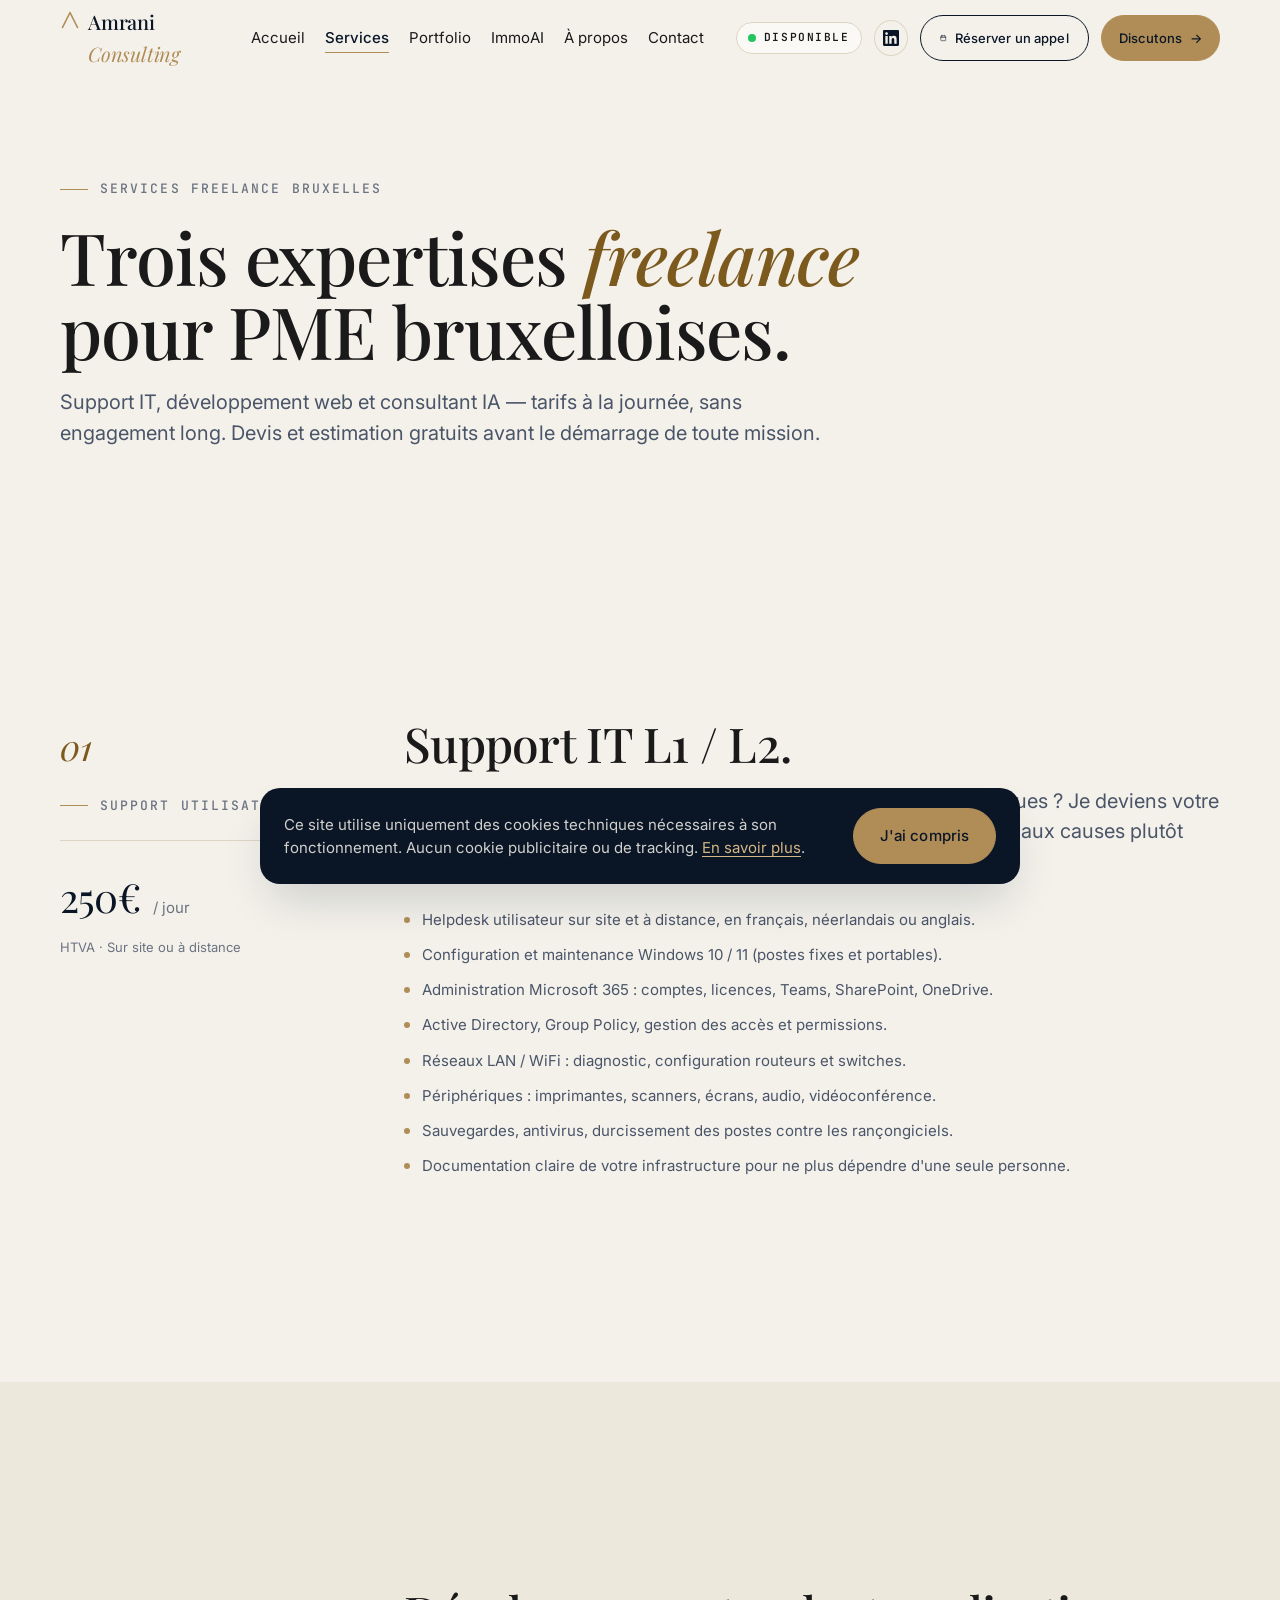
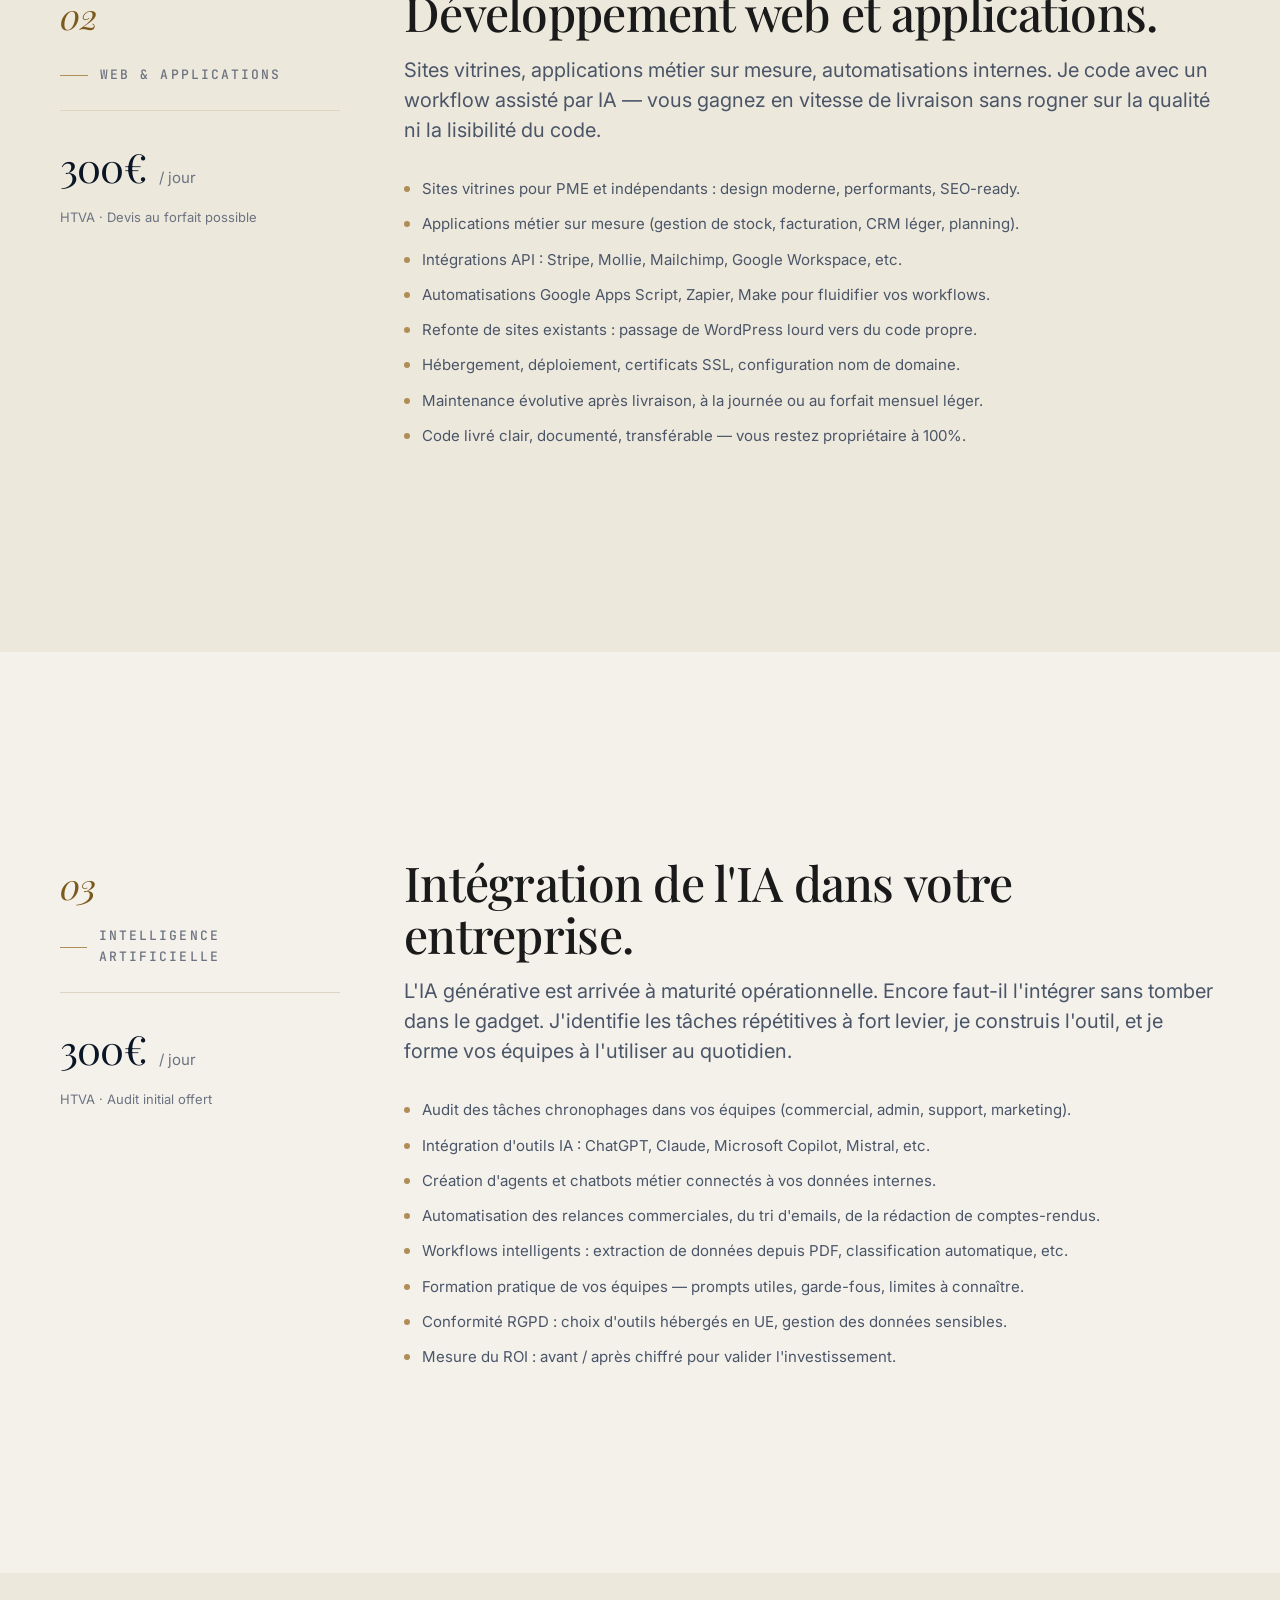
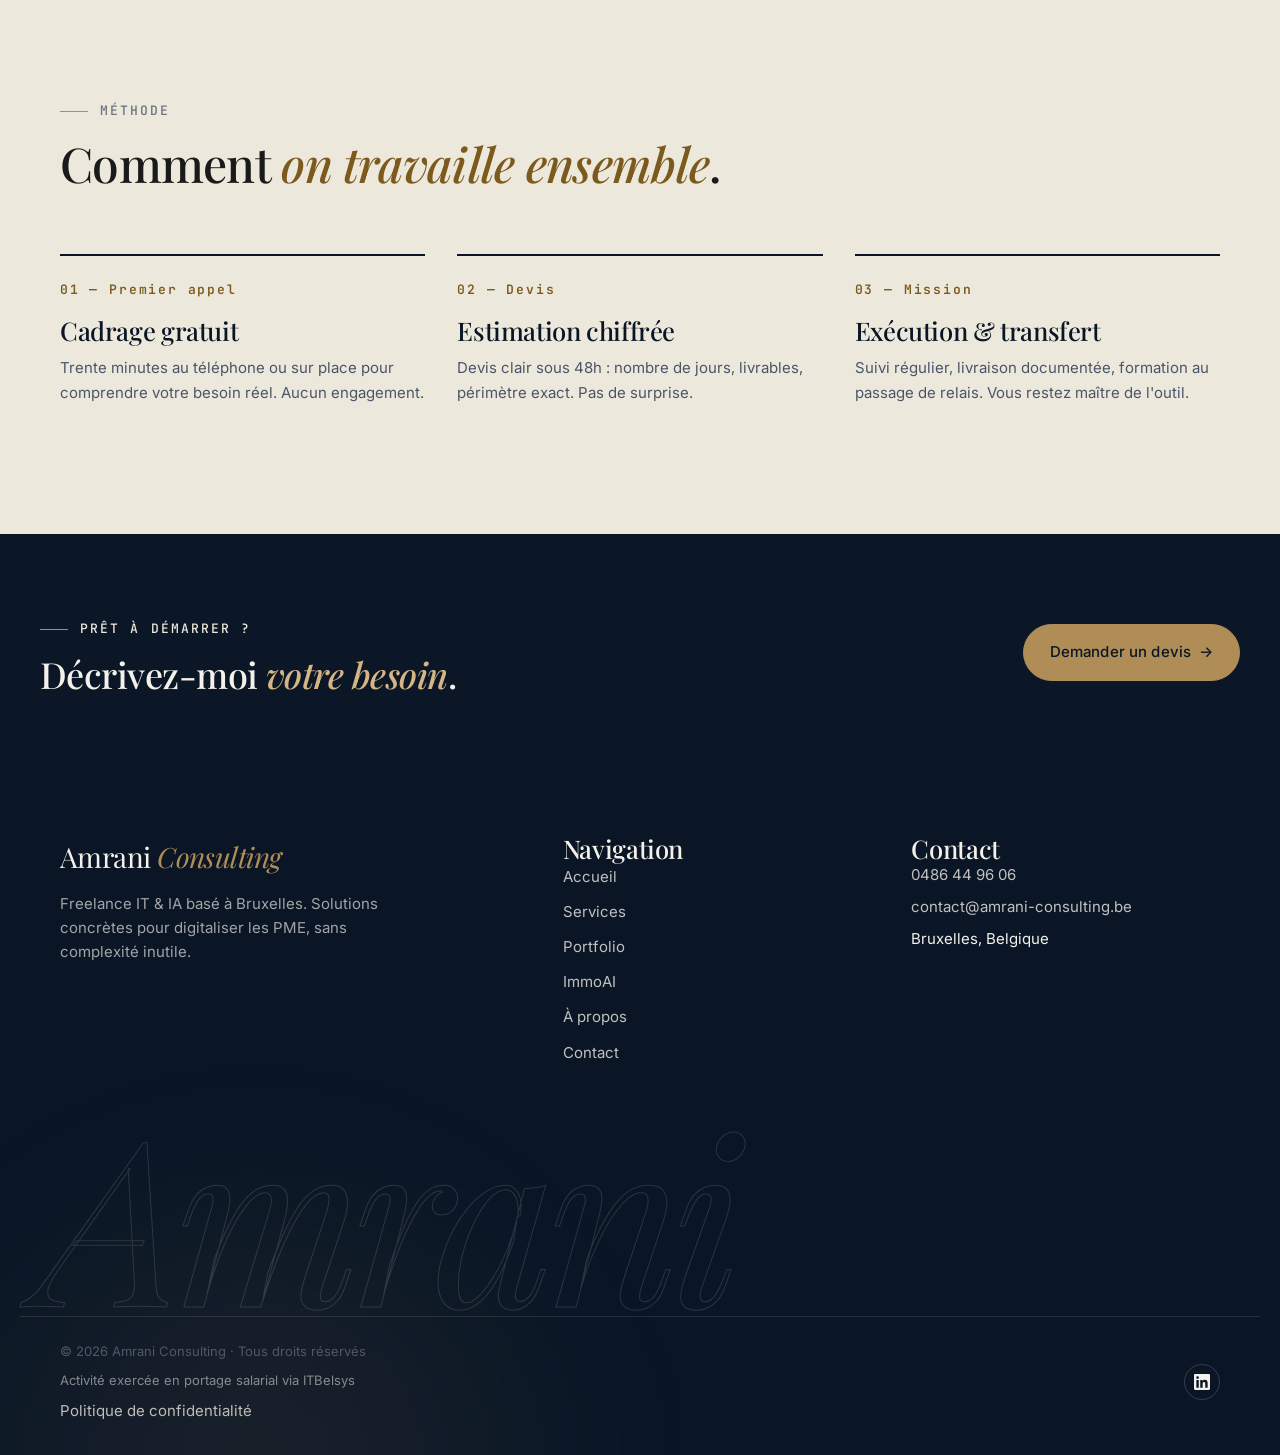
<file: services.html>
<!doctype html>
<html lang="fr">
<head>
  <meta charset="utf-8" />
  <meta name="viewport" content="width=device-width, initial-scale=1" />

  <title>Services freelance IT, web &amp; IA Bruxelles | Amrani Consulting</title>
  <meta name="description" content="Services freelance à Bruxelles : support IT L1/L2 (250€/j), développement web (300€/j), consultant IA (300€/j). Pour PME bruxelloises, sans engagement long." />
  <meta name="keywords" content="services freelance IT Bruxelles, consultant IA Bruxelles, développement web freelance Bruxelles, tarif freelance IT, support informatique PME" />
  <meta name="theme-color" content="#0A1929" />
  <meta name="google-site-verification" content="sfzoJVhN3ISLPUVmV5L0EN2qPlHITJZb8OUvwaUnero" />
  <link rel="canonical" href="https://amrani-consulting.be/services" />

  <meta property="og:type" content="website" />
  <meta property="og:locale" content="fr_BE" />
  <meta property="og:site_name" content="Amrani Consulting" />
  <meta property="og:title" content="Services freelance IT, web &amp; IA Bruxelles | Amrani Consulting" />
  <meta property="og:description" content="Services freelance à Bruxelles : support IT, développement web et intégration IA pour PME bruxelloises. Tarifs à la journée, sans engagement long." />
  <meta property="og:url" content="https://amrani-consulting.be/services" />
  <meta property="og:image" content="https://amrani-consulting.be/assets/img/og-image.jpg" />

  <meta name="twitter:card" content="summary_large_image" />
  <meta name="twitter:title" content="Services freelance IT, web &amp; IA Bruxelles" />
  <meta name="twitter:description" content="Services freelance à Bruxelles : support IT, développement web et consultant IA pour PME." />

  <link rel="preconnect" href="https://fonts.googleapis.com" />
  <link rel="preconnect" href="https://fonts.gstatic.com" crossorigin />
  <link rel="stylesheet" href="https://fonts.googleapis.com/css2?family=Playfair+Display:ital,wght@0,400;0,500;0,600;0,700;1,400;1,500;1,600&family=Inter:wght@400;500;600&family=JetBrains+Mono:wght@400;500&display=swap" />
  <link rel="stylesheet" href="css/style.css?v=20260511-5" />

  <link rel="icon" type="image/x-icon" href="/favicon.ico?v=20260511-6" />
  <link rel="icon" type="image/png" sizes="32x32" href="/assets/icons/favicon-32x32.png?v=20260511-6" />
  <link rel="icon" type="image/png" sizes="16x16" href="/assets/icons/favicon-16x16.png?v=20260511-6" />
  <link rel="apple-touch-icon" sizes="180x180" href="/assets/icons/apple-touch-icon.png?v=20260511-6" />

  <!-- Service catalog JSON-LD -->
  <script type="application/ld+json">
  {
    "@context": "https://schema.org",
    "@type": "ItemList",
    "name": "Services Amrani Consulting",
    "itemListElement": [
      {
        "@type": "Service",
        "position": 1,
        "name": "Support IT L1 / L2",
        "provider": { "@type": "LocalBusiness", "name": "Amrani Consulting" },
        "areaServed": { "@type": "City", "name": "Bruxelles" },
        "offers": { "@type": "Offer", "price": "250", "priceCurrency": "EUR", "unitText": "DAY" }
      },
      {
        "@type": "Service",
        "position": 2,
        "name": "Développement web et applications",
        "provider": { "@type": "LocalBusiness", "name": "Amrani Consulting" },
        "areaServed": { "@type": "City", "name": "Bruxelles" },
        "offers": { "@type": "Offer", "price": "300", "priceCurrency": "EUR", "unitText": "DAY" }
      },
      {
        "@type": "Service",
        "position": 3,
        "name": "Intégration Intelligence Artificielle",
        "provider": { "@type": "LocalBusiness", "name": "Amrani Consulting" },
        "areaServed": { "@type": "City", "name": "Bruxelles" },
        "offers": { "@type": "Offer", "price": "300", "priceCurrency": "EUR", "unitText": "DAY" }
      }
    ]
  }
  </script>
</head>

<body>
  <a href="#main" class="skip-link">Aller au contenu principal</a>
  <div class="reading-progress" aria-hidden="true"></div>

  <!-- Custom cursor (desktop only, disabled on touch & reduced-motion) -->
  <div class="cursor" aria-hidden="true">
    <div class="cursor__dot"></div>
    <div class="cursor__ring"></div>
  </div>

  <header class="site-header">
    <div class="container site-header__inner">
      <a href="/" class="logo" aria-label="Amrani Consulting — accueil">
        <svg class="logo__mono" viewBox="0 0 24 24" aria-hidden="true" fill="none" stroke="currentColor" stroke-width="2" stroke-linecap="round" stroke-linejoin="round">
          <path d="M3 21 L12 3 L21 21" />
        </svg>
        <span><strong>Amrani</strong> <em>Consulting</em></span>
      </a>
      <nav class="primary-nav" aria-label="Navigation principale">
        <ul class="primary-nav__list">
          <li><a href="/" class="primary-nav__link">Accueil</a></li>
          <li><a href="services" class="primary-nav__link" aria-current="page">Services</a></li>
          <li><a href="portfolio" class="primary-nav__link">Portfolio</a></li>
          <li><a href="immoai" class="primary-nav__link">ImmoAI</a></li>
          <li><a href="about" class="primary-nav__link">À propos</a></li>
          <li><a href="contact" class="primary-nav__link">Contact</a></li>
        </ul>
      </nav>
      <div class="header-cta">
        <a href="contact" class="status-badge" aria-label="Disponible pour de nouvelles missions">
          <span class="status-badge__dot" aria-hidden="true"></span>
          <span>Disponible</span>
        </a>
        <a href="https://www.linkedin.com/in/abdelkrim-amrani-868762251" target="_blank" rel="noopener" class="linkedin-icon" aria-label="LinkedIn">
          <svg viewBox="0 0 24 24" fill="currentColor"><path d="M20.45 20.45h-3.55v-5.57c0-1.33-.02-3.04-1.85-3.04-1.85 0-2.13 1.45-2.13 2.94v5.67H9.36V9h3.41v1.56h.05c.48-.9 1.64-1.85 3.37-1.85 3.6 0 4.27 2.37 4.27 5.46v6.28zM5.34 7.43a2.06 2.06 0 1 1 0-4.12 2.06 2.06 0 0 1 0 4.12zM7.12 20.45H3.56V9h3.56v11.45zM22.23 0H1.77C.79 0 0 .77 0 1.72v20.56C0 23.23.79 24 1.77 24h20.45C23.2 24 24 23.23 24 22.28V1.72C24 .77 23.2 0 22.23 0z"/></svg>
        </a>
        <a href="https://calendly.com/beskiko98/appel-decouverte-15min" target="_blank" rel="noopener" class="btn btn-outline btn-header btn-calendly">
          <svg viewBox="0 0 24 24" fill="none" stroke="currentColor" stroke-width="2" stroke-linecap="round" stroke-linejoin="round" aria-hidden="true">
            <rect x="3" y="4" width="18" height="18" rx="2" ry="2"/>
            <line x1="16" y1="2" x2="16" y2="6"/>
            <line x1="8" y1="2" x2="8" y2="6"/>
            <line x1="3" y1="10" x2="21" y2="10"/>
          </svg>
          <span class="btn-label">Réserver un appel</span>
        </a>
        <a href="contact" class="btn btn-primary btn-header btn-discutons">Discutons<span class="arrow" aria-hidden="true">→</span></a>
        <button class="burger" aria-label="Ouvrir le menu" aria-expanded="false"><span></span><span></span></button>
      </div>
    </div>
  </header>

  <div class="mobile-nav" aria-label="Navigation mobile">
    <ul class="mobile-nav__list">
      <li><a href="/" class="mobile-nav__link">Accueil</a></li>
      <li><a href="services" class="mobile-nav__link" aria-current="page">Services</a></li>
      <li><a href="portfolio" class="mobile-nav__link">Portfolio</a></li>
      <li><a href="immoai" class="mobile-nav__link">ImmoAI</a></li>
      <li><a href="about" class="mobile-nav__link">À propos</a></li>
      <li><a href="contact" class="mobile-nav__link">Contact</a></li>
    </ul>
    <div class="mobile-nav__contact">
      <span>Bruxelles · Réponse sous 24h</span>
      <a href="tel:+32486449606">0486 44 96 06</a>
      <a href="https://calendly.com/beskiko98/appel-decouverte-15min" target="_blank" rel="noopener" class="mobile-nav__cta">
        <svg viewBox="0 0 24 24" fill="none" stroke="currentColor" stroke-width="2" stroke-linecap="round" stroke-linejoin="round" aria-hidden="true">
          <rect x="3" y="4" width="18" height="18" rx="2" ry="2"/>
          <line x1="16" y1="2" x2="16" y2="6"/>
          <line x1="8" y1="2" x2="8" y2="6"/>
          <line x1="3" y1="10" x2="21" y2="10"/>
        </svg>
        Réserver un appel
      </a>
    </div>
  </div>

  <main id="main">
    <!-- ============= PAGE HERO ============= -->
    <section class="page-hero">
      <div class="container">
        <div class="page-hero__inner reveal">
          <span class="eyebrow">Services freelance Bruxelles</span>
          <h1>Trois expertises <em>freelance</em> pour PME bruxelloises.</h1>
          <p class="lead">
            Support IT, développement web et consultant IA — tarifs à la
            journée, sans engagement long. Devis et estimation gratuits
            avant le démarrage de toute mission.
          </p>
        </div>
      </div>
    </section>

    <!-- ============= SERVICE 01 ============= -->
    <section id="support" class="bg-cream">
      <div class="container">
        <article class="service reveal">
          <header class="service__head">
            <span class="service__num">01</span>
            <span class="eyebrow">Support utilisateur</span>
            <div class="service__pricing">
              <p>
                <span class="service__price">250€</span>
                <span class="service__price-unit">/ jour</span>
              </p>
              <p class="service__price-note">HTVA · Sur site ou à distance</p>
            </div>
          </header>

          <div class="service__body">
            <h2>Support IT L1 / L2.</h2>
            <p>
              Vos collaborateurs perdent du temps sur des problèmes informatiques
              ? Je deviens votre helpdesk de proximité. Réactif, pédagogue, et
              capable de remonter aux causes plutôt que de coller un pansement.
            </p>
            <ul class="service__list">
              <li>Helpdesk utilisateur sur site et à distance, en français, néerlandais ou anglais.</li>
              <li>Configuration et maintenance Windows 10 / 11 (postes fixes et portables).</li>
              <li>Administration Microsoft 365 : comptes, licences, Teams, SharePoint, OneDrive.</li>
              <li>Active Directory, Group Policy, gestion des accès et permissions.</li>
              <li>Réseaux LAN / WiFi : diagnostic, configuration routeurs et switches.</li>
              <li>Périphériques : imprimantes, scanners, écrans, audio, vidéoconférence.</li>
              <li>Sauvegardes, antivirus, durcissement des postes contre les rançongiciels.</li>
              <li>Documentation claire de votre infrastructure pour ne plus dépendre d'une seule personne.</li>
            </ul>
          </div>
        </article>
      </div>
    </section>

    <!-- ============= SERVICE 02 ============= -->
    <section id="dev" class="bg-cream-2">
      <div class="container">
        <article class="service reveal">
          <header class="service__head">
            <span class="service__num">02</span>
            <span class="eyebrow">Web &amp; applications</span>
            <div class="service__pricing">
              <p>
                <span class="service__price">300€</span>
                <span class="service__price-unit">/ jour</span>
              </p>
              <p class="service__price-note">HTVA · Devis au forfait possible</p>
            </div>
          </header>

          <div class="service__body">
            <h2>Développement web et applications.</h2>
            <p>
              Sites vitrines, applications métier sur mesure, automatisations
              internes. Je code avec un workflow assisté par IA — vous gagnez
              en vitesse de livraison sans rogner sur la qualité ni la lisibilité du code.
            </p>
            <ul class="service__list">
              <li>Sites vitrines pour PME et indépendants : design moderne, performants, SEO-ready.</li>
              <li>Applications métier sur mesure (gestion de stock, facturation, CRM léger, planning).</li>
              <li>Intégrations API : Stripe, Mollie, Mailchimp, Google Workspace, etc.</li>
              <li>Automatisations Google Apps Script, Zapier, Make pour fluidifier vos workflows.</li>
              <li>Refonte de sites existants : passage de WordPress lourd vers du code propre.</li>
              <li>Hébergement, déploiement, certificats SSL, configuration nom de domaine.</li>
              <li>Maintenance évolutive après livraison, à la journée ou au forfait mensuel léger.</li>
              <li>Code livré clair, documenté, transférable — vous restez propriétaire à 100%.</li>
            </ul>
          </div>
        </article>
      </div>
    </section>

    <!-- ============= SERVICE 03 ============= -->
    <section id="ia" class="bg-cream">
      <div class="container">
        <article class="service reveal">
          <header class="service__head">
            <span class="service__num">03</span>
            <span class="eyebrow">Intelligence artificielle</span>
            <div class="service__pricing">
              <p>
                <span class="service__price">300€</span>
                <span class="service__price-unit">/ jour</span>
              </p>
              <p class="service__price-note">HTVA · Audit initial offert</p>
            </div>
          </header>

          <div class="service__body">
            <h2>Intégration de l'IA dans votre entreprise.</h2>
            <p>
              L'IA générative est arrivée à maturité opérationnelle. Encore
              faut-il l'intégrer sans tomber dans le gadget. J'identifie les
              tâches répétitives à fort levier, je construis l'outil, et je
              forme vos équipes à l'utiliser au quotidien.
            </p>
            <ul class="service__list">
              <li>Audit des tâches chronophages dans vos équipes (commercial, admin, support, marketing).</li>
              <li>Intégration d'outils IA : ChatGPT, Claude, Microsoft Copilot, Mistral, etc.</li>
              <li>Création d'agents et chatbots métier connectés à vos données internes.</li>
              <li>Automatisation des relances commerciales, du tri d'emails, de la rédaction de comptes-rendus.</li>
              <li>Workflows intelligents : extraction de données depuis PDF, classification automatique, etc.</li>
              <li>Formation pratique de vos équipes — prompts utiles, garde-fous, limites à connaître.</li>
              <li>Conformité RGPD : choix d'outils hébergés en UE, gestion des données sensibles.</li>
              <li>Mesure du ROI : avant / après chiffré pour valider l'investissement.</li>
            </ul>
          </div>
        </article>
      </div>
    </section>

    <!-- ============= HOW IT WORKS ============= -->
    <section class="section bg-cream-2">
      <div class="container">
        <header class="section-header reveal">
          <span class="eyebrow">Méthode</span>
          <h2>Comment <em>on travaille ensemble</em>.</h2>
        </header>
        <div class="pillars">
          <div class="pillar reveal reveal-delay-1">
            <span class="pillar__num">01 — Premier appel</span>
            <h3 class="pillar__title">Cadrage gratuit</h3>
            <p class="pillar__text">
              Trente minutes au téléphone ou sur place pour comprendre votre
              besoin réel. Aucun engagement.
            </p>
          </div>
          <div class="pillar reveal reveal-delay-2">
            <span class="pillar__num">02 — Devis</span>
            <h3 class="pillar__title">Estimation chiffrée</h3>
            <p class="pillar__text">
              Devis clair sous 48h : nombre de jours, livrables, périmètre exact.
              Pas de surprise.
            </p>
          </div>
          <div class="pillar reveal reveal-delay-3">
            <span class="pillar__num">03 — Mission</span>
            <h3 class="pillar__title">Exécution &amp; transfert</h3>
            <p class="pillar__text">
              Suivi régulier, livraison documentée, formation au passage de
              relais. Vous restez maître de l'outil.
            </p>
          </div>
        </div>
      </div>
    </section>

    <!-- ============= CTA STRIP ============= -->
    <section class="cta-strip has-grain on-dark">
      <div class="container cta-strip__inner reveal">
        <div>
          <span class="eyebrow">Prêt à démarrer ?</span>
          <h2 style="margin-top: 1rem;">Décrivez-moi <em>votre besoin</em>.</h2>
        </div>
        <a href="contact" class="btn btn-primary">
          Demander un devis
          <span class="arrow" aria-hidden="true">→</span>
        </a>
      </div>
    </section>
  </main>

  <footer class="site-footer">
    <div class="container site-footer__inner">
      <div>
        <p class="site-footer__brand">Amrani <em>Consulting</em></p>
        <p class="site-footer__tagline">
          Freelance IT &amp; IA basé à Bruxelles. Solutions concrètes pour
          digitaliser les PME, sans complexité inutile.
        </p>
      </div>
      <div>
        <h4>Navigation</h4>
        <ul>
          <li><a href="/">Accueil</a></li>
          <li><a href="services">Services</a></li>
          <li><a href="portfolio">Portfolio</a></li>
          <li><a href="immoai">ImmoAI</a></li>
          <li><a href="about">À propos</a></li>
          <li><a href="contact">Contact</a></li>
        </ul>
      </div>
      <div>
        <h4>Contact</h4>
        <ul class="site-footer__contact">
          <li><a href="tel:+32486449606">0486 44 96 06</a></li>
          <li><a href="mailto:contact@amrani-consulting.be">contact@amrani-consulting.be</a></li>
          <li>Bruxelles, Belgique</li>
        </ul>
      </div>
    </div>
    <div class="footer-stroke" aria-hidden="true">Amrani</div>

    <div class="container site-footer__bottom">
      <div>
        <p>&copy; <span data-current-year>2026</span> Amrani Consulting · Tous droits réservés</p>
        <p class="site-footer__disclosure">Activité exercée en portage salarial via ITBelsys</p>
        <ul class="site-footer__legal-links" style="margin-top: 0.5rem;">
          <li><a href="privacy">Politique de confidentialité</a></li>
        </ul>
      </div>
      <div class="site-footer__socials">
        <a href="https://www.linkedin.com/in/abdelkrim-amrani-868762251" target="_blank" rel="noopener" aria-label="LinkedIn">
          <svg viewBox="0 0 24 24" fill="currentColor"><path d="M20.45 20.45h-3.55v-5.57c0-1.33-.02-3.04-1.85-3.04-1.85 0-2.13 1.45-2.13 2.94v5.67H9.36V9h3.41v1.56h.05c.48-.9 1.64-1.85 3.37-1.85 3.6 0 4.27 2.37 4.27 5.46v6.28zM5.34 7.43a2.06 2.06 0 1 1 0-4.12 2.06 2.06 0 0 1 0 4.12zM7.12 20.45H3.56V9h3.56v11.45zM22.23 0H1.77C.79 0 0 .77 0 1.72v20.56C0 23.23.79 24 1.77 24h20.45C23.2 24 24 23.23 24 22.28V1.72C24 .77 23.2 0 22.23 0z"/></svg>
        </a>
      </div>
    </div>
  </footer>

  <button class="back-to-top" aria-label="Retour en haut">
    <svg viewBox="0 0 24 24" fill="none" stroke="currentColor" stroke-width="2"><path d="M12 19V5M5 12l7-7 7 7"/></svg>
  </button>

  <!-- Cookie banner (RGPD) -->
  <div class="cookie-banner" id="cookie-banner" role="dialog" aria-label="Information sur les cookies" hidden>
    <div class="cookie-banner__inner">
      <p class="cookie-banner__text">
        Ce site utilise uniquement des cookies techniques nécessaires à son fonctionnement.
        Aucun cookie publicitaire ou de tracking. <a href="privacy">En savoir plus</a>.
      </p>
      <button type="button" class="btn btn-primary cookie-banner__btn" id="cookie-accept">
        J'ai compris
      </button>
    </div>
  </div>

  <script src="js/script.js?v=20260511-5" defer></script>
</body>
</html>
</file>
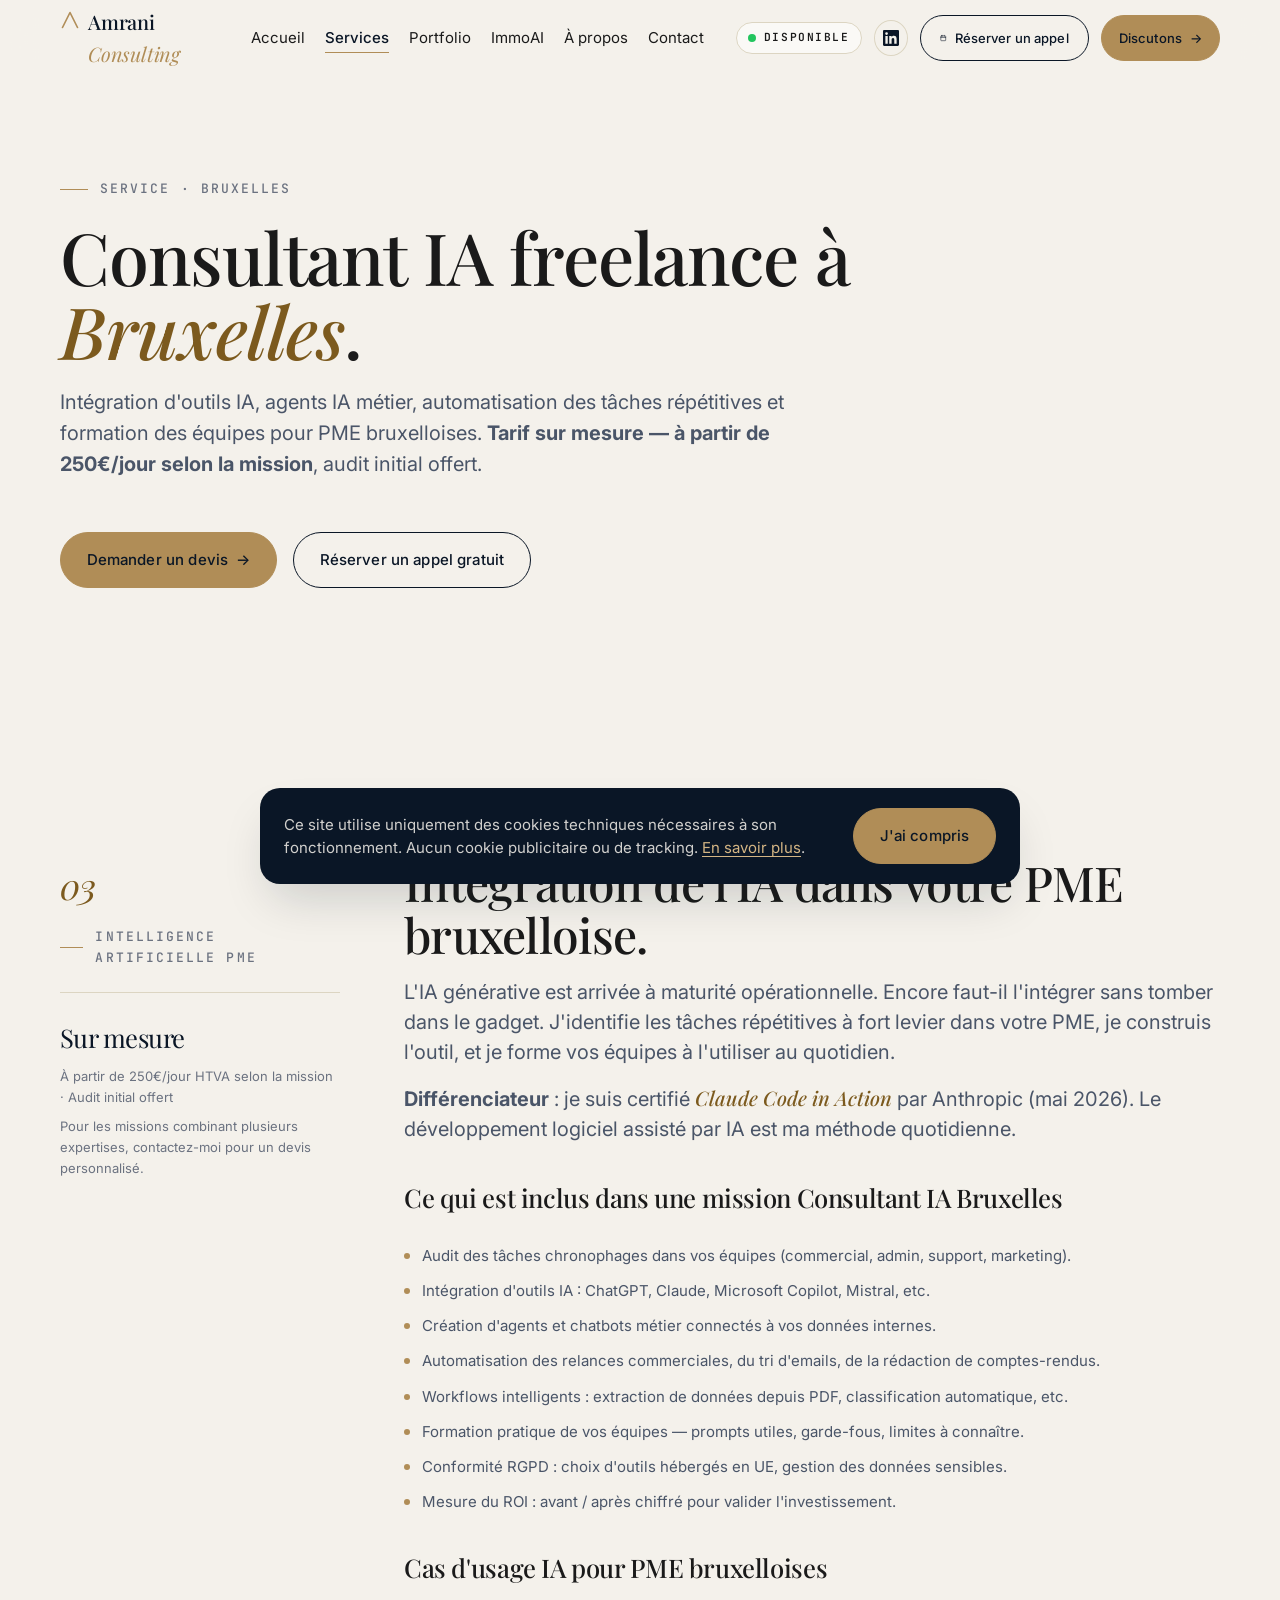
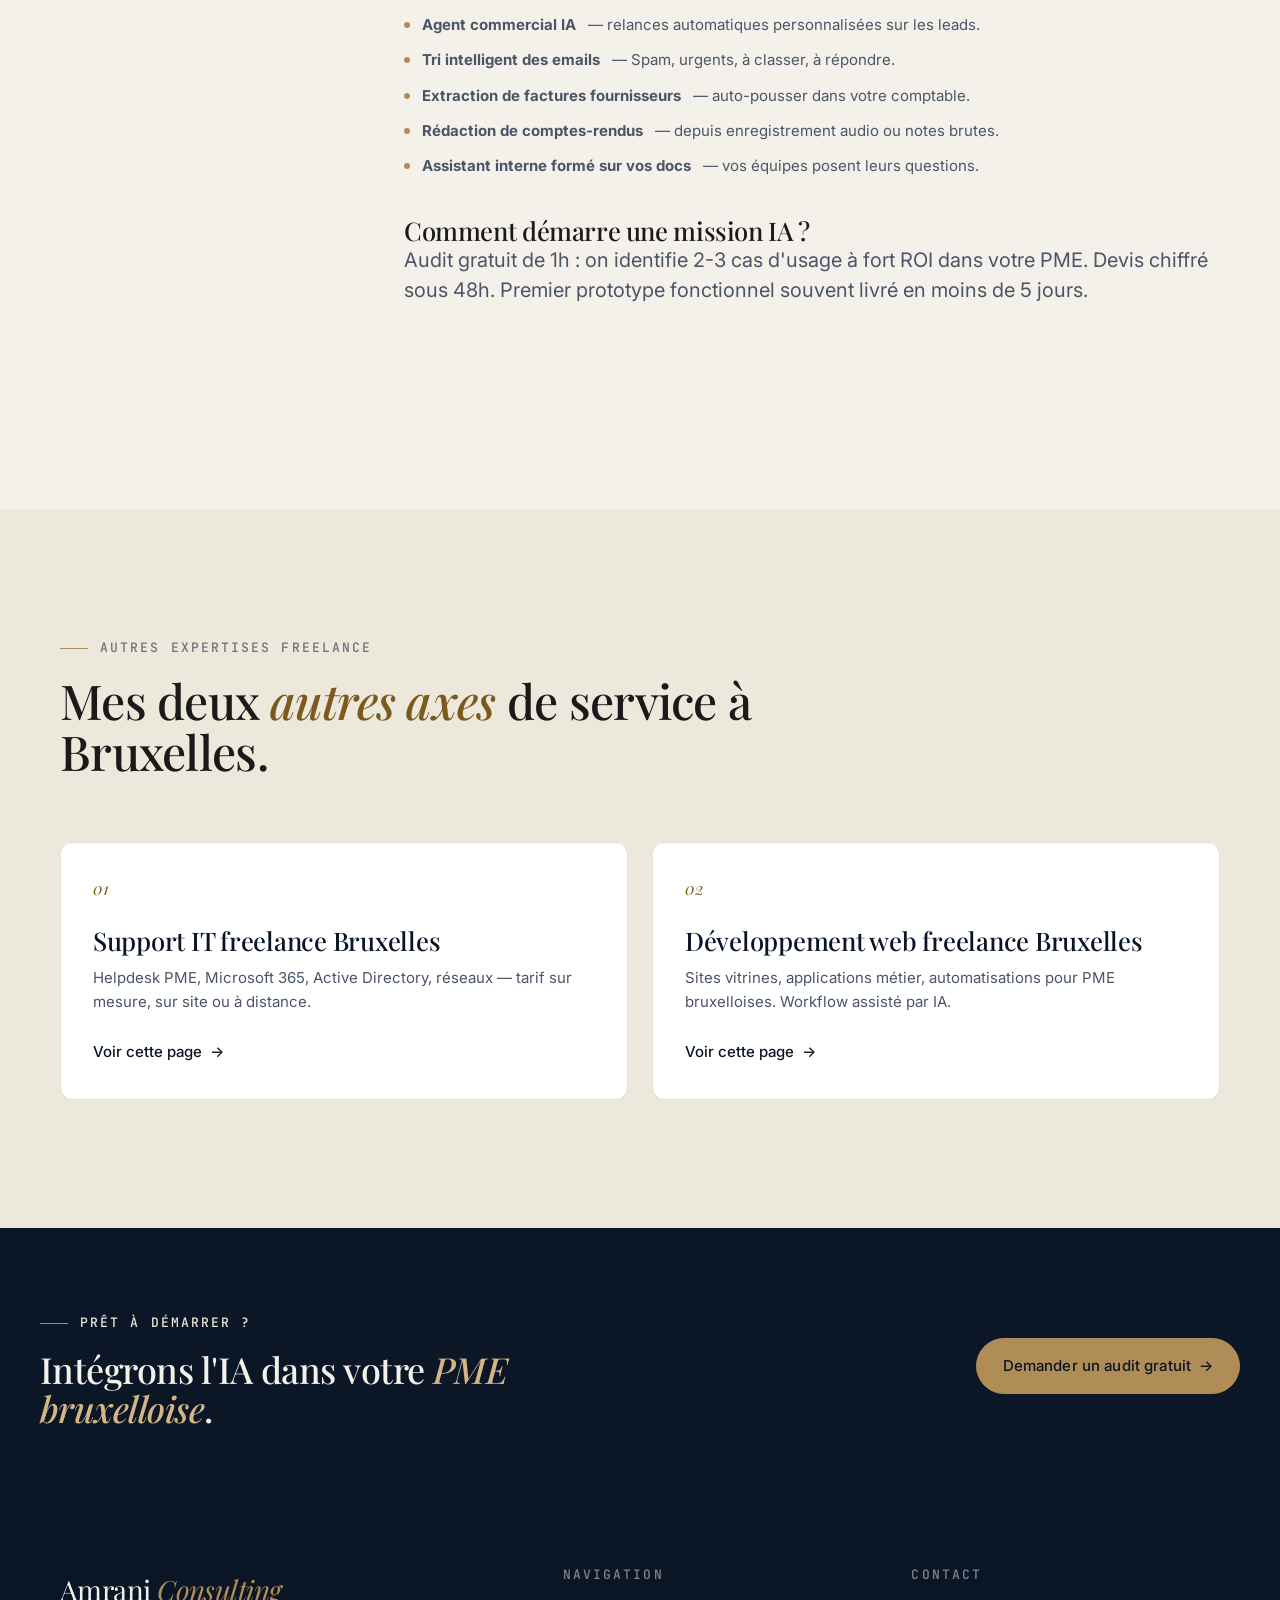
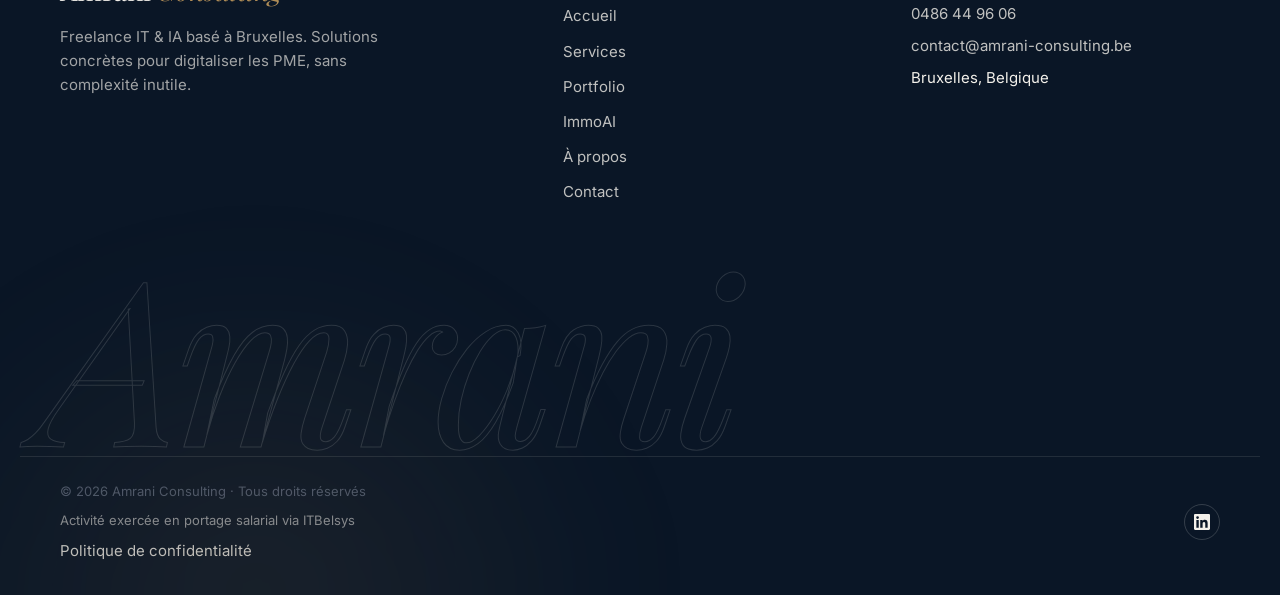
<file: services/consultant-ia-bruxelles.html>
<!doctype html>
<html lang="fr">
<head>
  <meta charset="utf-8" />
  <meta name="viewport" content="width=device-width, initial-scale=1" />

  <title>Consultant IA Bruxelles — Intégration &amp; Automatisation | Amrani Consulting</title>
  <meta name="description" content="Consultant IA freelance à Bruxelles : intégration ChatGPT, Claude, Microsoft Copilot, agents IA métier, automatisation et formation. Tarif sur mesure, audit initial offert." />
  <meta name="keywords" content="consultant IA Bruxelles, intégration IA PME, freelance IA Bruxelles, Claude Code Bruxelles, automatisation IA, agents IA métier" />
  <meta name="theme-color" content="#0A1626" />
  <meta name="google-site-verification" content="sfzoJVhN3ISLPUVmV5L0EN2qPlHITJZb8OUvwaUnero" />
  <link rel="canonical" href="https://amrani-consulting.be/services/consultant-ia-bruxelles" />

  <meta property="og:type" content="website" />
  <meta property="og:locale" content="fr_BE" />
  <meta property="og:site_name" content="Amrani Consulting" />
  <meta property="og:title" content="Consultant IA Bruxelles — Intégration &amp; Automatisation | Amrani Consulting" />
  <meta property="og:description" content="Consultant IA freelance à Bruxelles : intégration outils IA, agents métier, automatisation et formation des équipes. Certifié Anthropic." />
  <meta property="og:url" content="https://amrani-consulting.be/services/consultant-ia-bruxelles" />
  <meta property="og:image" content="https://amrani-consulting.be/assets/img/og-image.jpg" />

  <meta name="twitter:card" content="summary_large_image" />
  <meta name="twitter:title" content="Consultant IA Bruxelles — Intégration &amp; Automatisation" />
  <meta name="twitter:description" content="Consultant IA freelance à Bruxelles. Intégration ChatGPT, Claude, agents IA métier, formation." />

  <link rel="preconnect" href="https://fonts.googleapis.com" />
  <link rel="preconnect" href="https://fonts.gstatic.com" crossorigin />
  <link rel="stylesheet" href="https://fonts.googleapis.com/css2?family=Playfair+Display:ital,wght@0,400;0,500;0,600;0,700;1,400;1,500;1,600&family=Inter:wght@400;500;600&family=JetBrains+Mono:wght@400;500&display=swap" />
  <link rel="stylesheet" href="/css/style.css?v=20260511-7" />

  <link rel="icon" type="image/x-icon" href="/favicon.ico?v=20260511-6" />
  <link rel="icon" type="image/png" sizes="32x32" href="/assets/icons/favicon-32x32.png?v=20260511-6" />
  <link rel="icon" type="image/png" sizes="16x16" href="/assets/icons/favicon-16x16.png?v=20260511-6" />
  <link rel="apple-touch-icon" sizes="180x180" href="/assets/icons/apple-touch-icon.png?v=20260511-6" />

  <!-- Service JSON-LD -->
  <script type="application/ld+json">
  {
    "@context": "https://schema.org",
    "@type": "Service",
    "name": "Consultant IA Bruxelles",
    "alternateName": "Freelance IA Bruxelles — Intégration & Automatisation",
    "description": "Consultant IA freelance pour PME bruxelloises : intégration outils IA (ChatGPT, Claude, Copilot), agents IA métier, automatisation et formation.",
    "provider": {
      "@type": "LocalBusiness",
      "@id": "https://amrani-consulting.be/#business",
      "name": "Amrani Consulting"
    },
    "areaServed": [
      { "@type": "City", "name": "Bruxelles" },
      { "@type": "AdministrativeArea", "name": "Région de Bruxelles-Capitale" }
    ],
    "serviceType": "Consultant intelligence artificielle freelance",
    "offers": {
      "@type": "Offer",
      "price": "250",
      "priceCurrency": "EUR",
      "description": "Tarif sur mesure — à partir de 250€/jour selon la mission",
      "priceSpecification": {
        "@type": "UnitPriceSpecification",
        "minPrice": "250",
        "priceCurrency": "EUR",
        "unitText": "DAY"
      }
    },
    "url": "https://amrani-consulting.be/services/consultant-ia-bruxelles"
  }
  </script>
</head>

<body>
  <a href="#main" class="skip-link">Aller au contenu principal</a>
  <div class="reading-progress" aria-hidden="true"></div>

  <div class="cursor" aria-hidden="true">
    <div class="cursor__dot"></div>
    <div class="cursor__ring"></div>
  </div>

  <header class="site-header">
    <div class="container site-header__inner">
      <a href="/" class="logo" aria-label="Amrani Consulting — accueil">
        <svg class="logo__mono" viewBox="0 0 24 24" aria-hidden="true" fill="none" stroke="currentColor" stroke-width="2" stroke-linecap="round" stroke-linejoin="round">
          <path d="M3 21 L12 3 L21 21" />
        </svg>
        <span><strong>Amrani</strong> <em>Consulting</em></span>
      </a>
      <nav class="primary-nav" aria-label="Navigation principale">
        <ul class="primary-nav__list">
          <li><a href="/" class="primary-nav__link">Accueil</a></li>
          <li><a href="/services" class="primary-nav__link" aria-current="page">Services</a></li>
          <li><a href="/portfolio" class="primary-nav__link">Portfolio</a></li>
          <li><a href="/immoai" class="primary-nav__link">ImmoAI</a></li>
          <li><a href="/about" class="primary-nav__link">À propos</a></li>
          <li><a href="/contact" class="primary-nav__link">Contact</a></li>
        </ul>
      </nav>
      <div class="header-cta">
        <a href="/contact" class="status-badge" aria-label="Disponible pour de nouvelles missions">
          <span class="status-badge__dot" aria-hidden="true"></span>
          <span>Disponible</span>
        </a>
        <a href="https://www.linkedin.com/in/abdelkrim-amrani-868762251" target="_blank" rel="noopener" class="linkedin-icon" aria-label="LinkedIn">
          <svg viewBox="0 0 24 24" fill="currentColor"><path d="M20.45 20.45h-3.55v-5.57c0-1.33-.02-3.04-1.85-3.04-1.85 0-2.13 1.45-2.13 2.94v5.67H9.36V9h3.41v1.56h.05c.48-.9 1.64-1.85 3.37-1.85 3.6 0 4.27 2.37 4.27 5.46v6.28zM5.34 7.43a2.06 2.06 0 1 1 0-4.12 2.06 2.06 0 0 1 0 4.12zM7.12 20.45H3.56V9h3.56v11.45zM22.23 0H1.77C.79 0 0 .77 0 1.72v20.56C0 23.23.79 24 1.77 24h20.45C23.2 24 24 23.23 24 22.28V1.72C24 .77 23.2 0 22.23 0z"/></svg>
        </a>
        <a href="https://calendly.com/beskiko98/appel-decouverte-15min" target="_blank" rel="noopener" class="btn btn-outline btn-header btn-calendly">
          <svg viewBox="0 0 24 24" fill="none" stroke="currentColor" stroke-width="2" stroke-linecap="round" stroke-linejoin="round" aria-hidden="true">
            <rect x="3" y="4" width="18" height="18" rx="2" ry="2"/>
            <line x1="16" y1="2" x2="16" y2="6"/>
            <line x1="8" y1="2" x2="8" y2="6"/>
            <line x1="3" y1="10" x2="21" y2="10"/>
          </svg>
          <span class="btn-label">Réserver un appel</span>
        </a>
        <a href="/contact" class="btn btn-primary btn-header btn-discutons">Discutons<span class="arrow" aria-hidden="true">→</span></a>
        <button class="burger" aria-label="Ouvrir le menu" aria-expanded="false"><span></span><span></span></button>
      </div>
    </div>
  </header>

  <div class="mobile-nav" aria-label="Navigation mobile">
    <ul class="mobile-nav__list">
      <li><a href="/" class="mobile-nav__link">Accueil</a></li>
      <li><a href="/services" class="mobile-nav__link" aria-current="page">Services</a></li>
      <li><a href="/portfolio" class="mobile-nav__link">Portfolio</a></li>
      <li><a href="/immoai" class="mobile-nav__link">ImmoAI</a></li>
      <li><a href="/about" class="mobile-nav__link">À propos</a></li>
      <li><a href="/contact" class="mobile-nav__link">Contact</a></li>
    </ul>
    <div class="mobile-nav__contact">
      <span>Bruxelles · Réponse sous 24h</span>
      <a href="tel:+32486449606">0486 44 96 06</a>
      <a href="https://calendly.com/beskiko98/appel-decouverte-15min" target="_blank" rel="noopener" class="mobile-nav__cta">
        <svg viewBox="0 0 24 24" fill="none" stroke="currentColor" stroke-width="2" stroke-linecap="round" stroke-linejoin="round" aria-hidden="true">
          <rect x="3" y="4" width="18" height="18" rx="2" ry="2"/>
          <line x1="16" y1="2" x2="16" y2="6"/>
          <line x1="8" y1="2" x2="8" y2="6"/>
          <line x1="3" y1="10" x2="21" y2="10"/>
        </svg>
        Réserver un appel
      </a>
    </div>
  </div>

  <main id="main">

    <section class="page-hero">
      <div class="container">
        <div class="page-hero__inner reveal">
          <span class="eyebrow">Service · Bruxelles</span>
          <h1>Consultant IA freelance à <em>Bruxelles</em>.</h1>
          <p class="lead">
            Intégration d'outils IA, agents IA métier, automatisation des
            tâches répétitives et formation des équipes pour PME
            bruxelloises. <strong>Tarif sur mesure — à partir de 250€/jour selon la mission</strong>, audit initial offert.
          </p>
          <div style="margin-top: 2rem; display: flex; gap: 1rem; flex-wrap: wrap;">
            <a href="/contact" class="btn btn-primary">
              Demander un devis <span class="arrow" aria-hidden="true">→</span>
            </a>
            <a href="https://calendly.com/beskiko98/appel-decouverte-15min" target="_blank" rel="noopener" class="btn btn-outline">
              Réserver un appel gratuit
            </a>
          </div>
        </div>
      </div>
    </section>

    <section class="bg-cream">
      <div class="container">
        <article class="service reveal">
          <header class="service__head">
            <span class="service__num">03</span>
            <span class="eyebrow">Intelligence artificielle PME</span>
            <div class="service__pricing">
              <p>
                <span class="service__price" style="font-size: 1.6rem;">Sur mesure</span>
              </p>
              <p class="service__price-note">À partir de 250€/jour HTVA selon la mission · Audit initial offert</p>
              <p class="service__price-note" style="margin-top: 0.5rem;">Pour les missions combinant plusieurs expertises, contactez-moi pour un devis personnalisé.</p>
            </div>
          </header>

          <div class="service__body">
            <h2>Intégration de l'IA dans votre PME bruxelloise.</h2>
            <p>
              L'IA générative est arrivée à maturité opérationnelle. Encore
              faut-il l'intégrer sans tomber dans le gadget. J'identifie les
              tâches répétitives à fort levier dans votre PME, je construis
              l'outil, et je forme vos équipes à l'utiliser au quotidien.
            </p>
            <p style="margin-top: 1rem;">
              <strong>Différenciateur</strong> : je suis certifié
              <em>Claude Code in Action</em> par Anthropic (mai 2026).
              Le développement logiciel assisté par IA est ma méthode quotidienne.
            </p>

            <h3 style="margin-top: 2.5rem; font-size: var(--fs-xl);">Ce qui est inclus dans une mission Consultant IA Bruxelles</h3>
            <ul class="service__list">
              <li>Audit des tâches chronophages dans vos équipes (commercial, admin, support, marketing).</li>
              <li>Intégration d'outils IA : ChatGPT, Claude, Microsoft Copilot, Mistral, etc.</li>
              <li>Création d'agents et chatbots métier connectés à vos données internes.</li>
              <li>Automatisation des relances commerciales, du tri d'emails, de la rédaction de comptes-rendus.</li>
              <li>Workflows intelligents : extraction de données depuis PDF, classification automatique, etc.</li>
              <li>Formation pratique de vos équipes — prompts utiles, garde-fous, limites à connaître.</li>
              <li>Conformité RGPD : choix d'outils hébergés en UE, gestion des données sensibles.</li>
              <li>Mesure du ROI : avant / après chiffré pour valider l'investissement.</li>
            </ul>

            <h3 style="margin-top: 2.5rem; font-size: var(--fs-xl);">Cas d'usage IA pour PME bruxelloises</h3>
            <ul class="service__list">
              <li><strong>Agent commercial IA</strong> — relances automatiques personnalisées sur les leads.</li>
              <li><strong>Tri intelligent des emails</strong> — Spam, urgents, à classer, à répondre.</li>
              <li><strong>Extraction de factures fournisseurs</strong> — auto-pousser dans votre comptable.</li>
              <li><strong>Rédaction de comptes-rendus</strong> — depuis enregistrement audio ou notes brutes.</li>
              <li><strong>Assistant interne formé sur vos docs</strong> — vos équipes posent leurs questions.</li>
            </ul>

            <h3 style="margin-top: 2.5rem; font-size: var(--fs-xl);">Comment démarre une mission IA ?</h3>
            <p>
              Audit gratuit de 1h : on identifie 2-3 cas d'usage à fort
              ROI dans votre PME. Devis chiffré sous 48h. Premier prototype
              fonctionnel souvent livré en moins de 5 jours.
            </p>
          </div>
        </article>
      </div>
    </section>

    <section class="section bg-cream-2">
      <div class="container">
        <header class="section-header reveal">
          <span class="eyebrow">Autres expertises freelance</span>
          <h2>Mes deux <em>autres axes</em> de service à Bruxelles.</h2>
        </header>

        <div class="grid grid-2">
          <article class="card reveal reveal-delay-1">
            <span class="card__num">01</span>
            <h3 class="card__title">Support IT freelance Bruxelles</h3>
            <p class="card__text">
              Helpdesk PME, Microsoft 365, Active Directory, réseaux —
              tarif sur mesure, sur site ou à distance.
            </p>
            <a href="/services/support-it-bruxelles" class="card__link">
              Voir cette page <span aria-hidden="true">→</span>
            </a>
          </article>

          <article class="card reveal reveal-delay-2">
            <span class="card__num">02</span>
            <h3 class="card__title">Développement web freelance Bruxelles</h3>
            <p class="card__text">
              Sites vitrines, applications métier, automatisations pour
              PME bruxelloises. Workflow assisté par IA.
            </p>
            <a href="/services/developpement-web-freelance-bruxelles" class="card__link">
              Voir cette page <span aria-hidden="true">→</span>
            </a>
          </article>
        </div>
      </div>
    </section>

    <section class="cta-strip has-grain on-dark">
      <div class="container cta-strip__inner reveal">
        <div>
          <span class="eyebrow">Prêt à démarrer ?</span>
          <h2 style="margin-top: 1rem;">Intégrons l'IA dans votre <em>PME bruxelloise</em>.</h2>
        </div>
        <a href="/contact" class="btn btn-primary">
          Demander un audit gratuit <span class="arrow" aria-hidden="true">→</span>
        </a>
      </div>
    </section>
  </main>

  <footer class="site-footer">
    <div class="container site-footer__inner">
      <div>
        <p class="site-footer__brand">Amrani <em>Consulting</em></p>
        <p class="site-footer__tagline">
          Freelance IT &amp; IA basé à Bruxelles. Solutions concrètes pour
          digitaliser les PME, sans complexité inutile.
        </p>
      </div>
      <div>
        <h3>Navigation</h3>
        <ul>
          <li><a href="/">Accueil</a></li>
          <li><a href="/services">Services</a></li>
          <li><a href="/portfolio">Portfolio</a></li>
          <li><a href="/immoai">ImmoAI</a></li>
          <li><a href="/about">À propos</a></li>
          <li><a href="/contact">Contact</a></li>
        </ul>
      </div>
      <div>
        <h3>Contact</h3>
        <ul class="site-footer__contact">
          <li><a href="tel:+32486449606">0486 44 96 06</a></li>
          <li><a href="mailto:contact@amrani-consulting.be">contact@amrani-consulting.be</a></li>
          <li>Bruxelles, Belgique</li>
        </ul>
      </div>
    </div>

    <div class="footer-stroke" aria-hidden="true">Amrani</div>

    <div class="container site-footer__bottom">
      <div>
        <p>&copy; <span data-current-year>2026</span> Amrani Consulting · Tous droits réservés</p>
        <p class="site-footer__disclosure">Activité exercée en portage salarial via ITBelsys</p>
        <ul class="site-footer__legal-links" style="margin-top: 0.5rem;">
          <li><a href="/privacy">Politique de confidentialité</a></li>
        </ul>
      </div>
      <div class="site-footer__socials">
        <a href="https://www.linkedin.com/in/abdelkrim-amrani-868762251" target="_blank" rel="noopener" aria-label="LinkedIn">
          <svg viewBox="0 0 24 24" fill="currentColor"><path d="M20.45 20.45h-3.55v-5.57c0-1.33-.02-3.04-1.85-3.04-1.85 0-2.13 1.45-2.13 2.94v5.67H9.36V9h3.41v1.56h.05c.48-.9 1.64-1.85 3.37-1.85 3.6 0 4.27 2.37 4.27 5.46v6.28zM5.34 7.43a2.06 2.06 0 1 1 0-4.12 2.06 2.06 0 0 1 0 4.12zM7.12 20.45H3.56V9h3.56v11.45zM22.23 0H1.77C.79 0 0 .77 0 1.72v20.56C0 23.23.79 24 1.77 24h20.45C23.2 24 24 23.23 24 22.28V1.72C24 .77 23.2 0 22.23 0z"/></svg>
        </a>
      </div>
    </div>
  </footer>

  <button class="back-to-top" aria-label="Retour en haut">
    <svg viewBox="0 0 24 24" fill="none" stroke="currentColor" stroke-width="2"><path d="M12 19V5M5 12l7-7 7 7"/></svg>
  </button>

  <div class="cookie-banner" id="cookie-banner" role="dialog" aria-label="Information sur les cookies" hidden>
    <div class="cookie-banner__inner">
      <p class="cookie-banner__text">
        Ce site utilise uniquement des cookies techniques nécessaires à son fonctionnement.
        Aucun cookie publicitaire ou de tracking. <a href="/privacy">En savoir plus</a>.
      </p>
      <button type="button" class="btn btn-primary cookie-banner__btn" id="cookie-accept">
        J'ai compris
      </button>
    </div>
  </div>

  <script src="/js/script.js?v=20260511-7" defer></script>
</body>
</html>
</file>
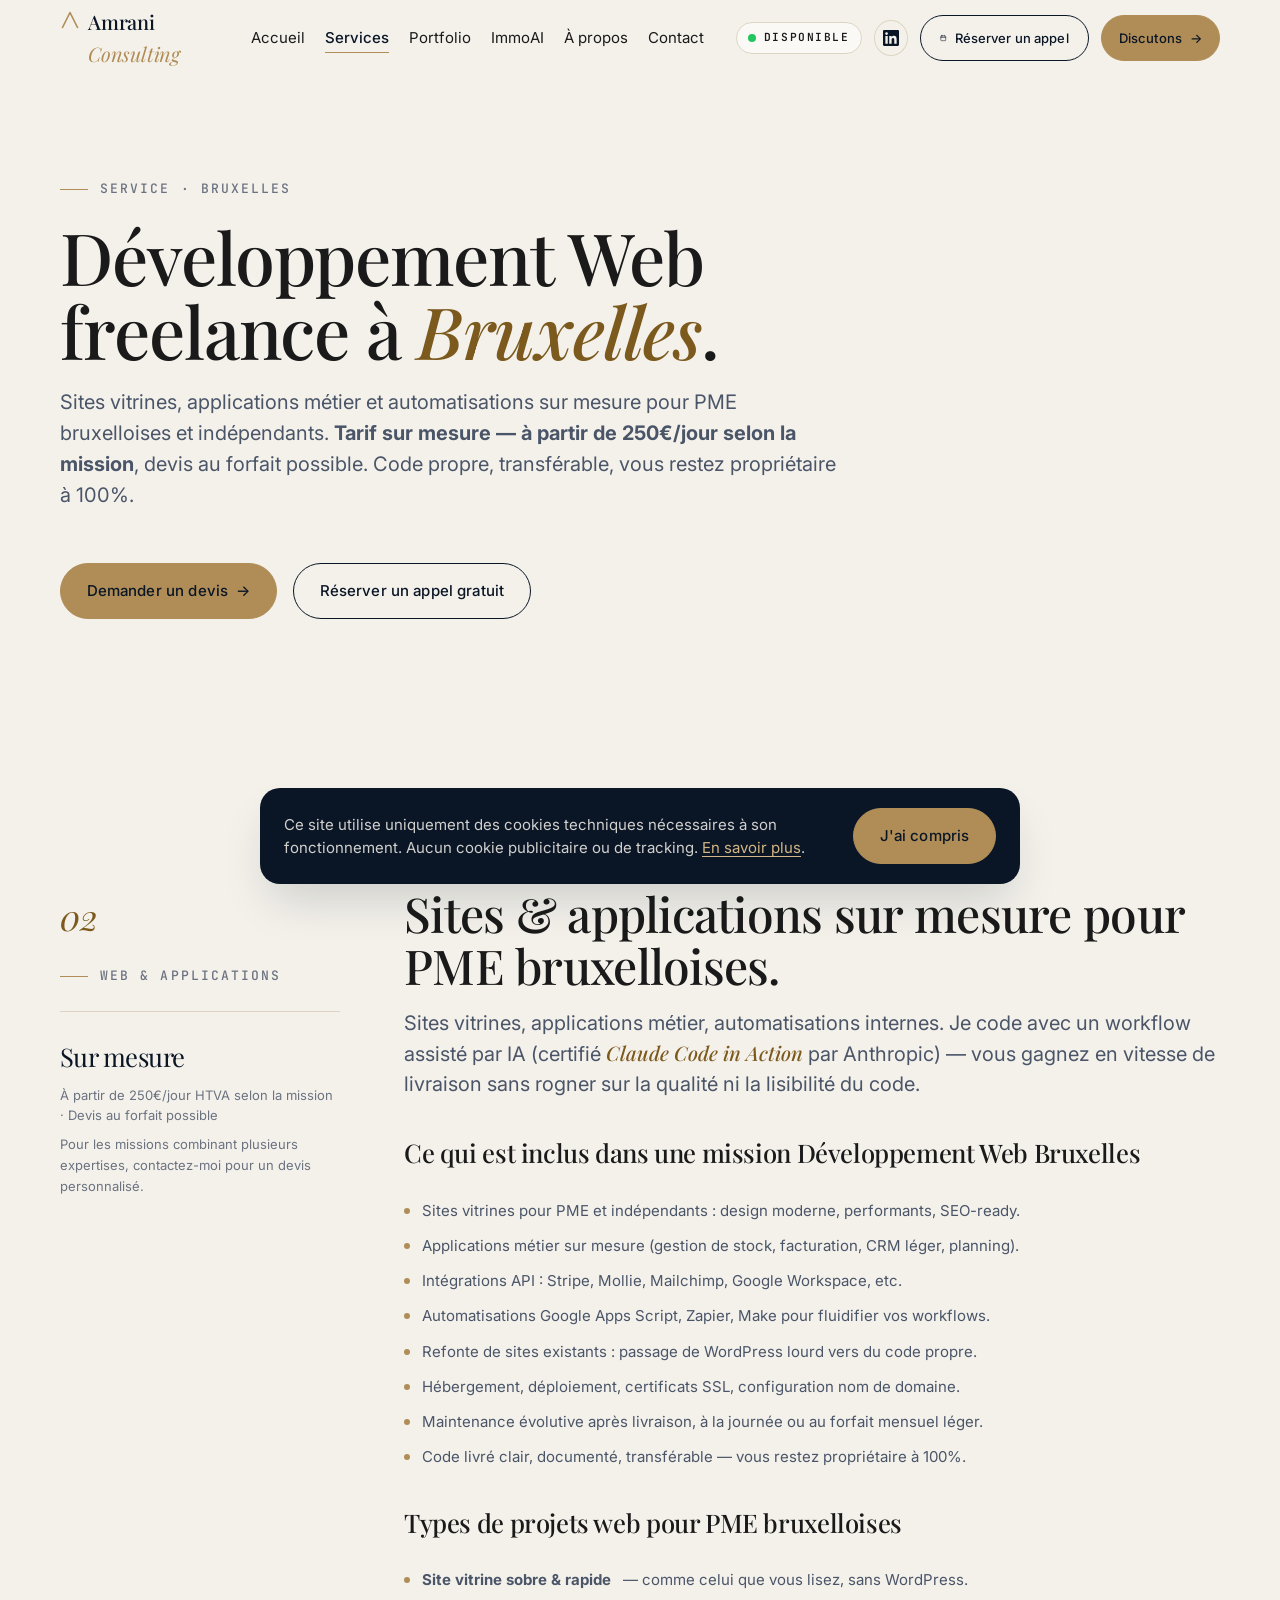
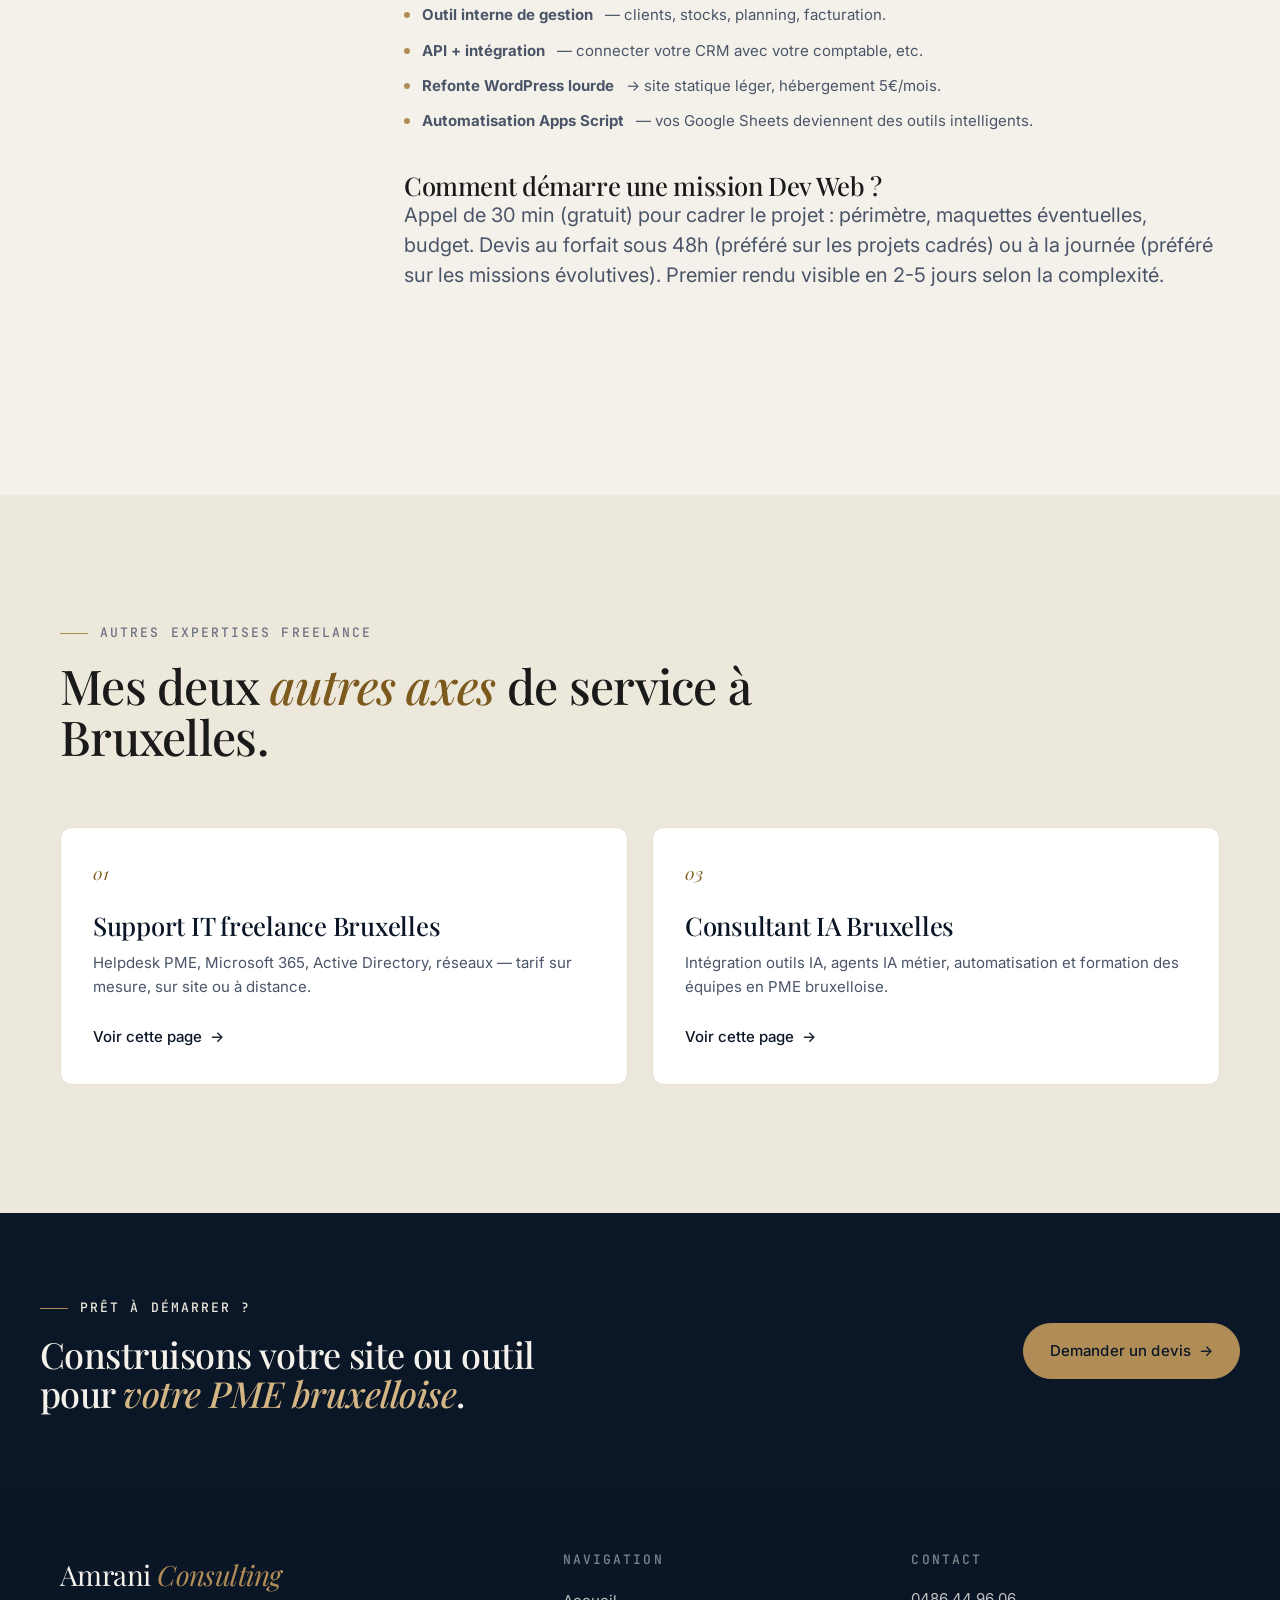
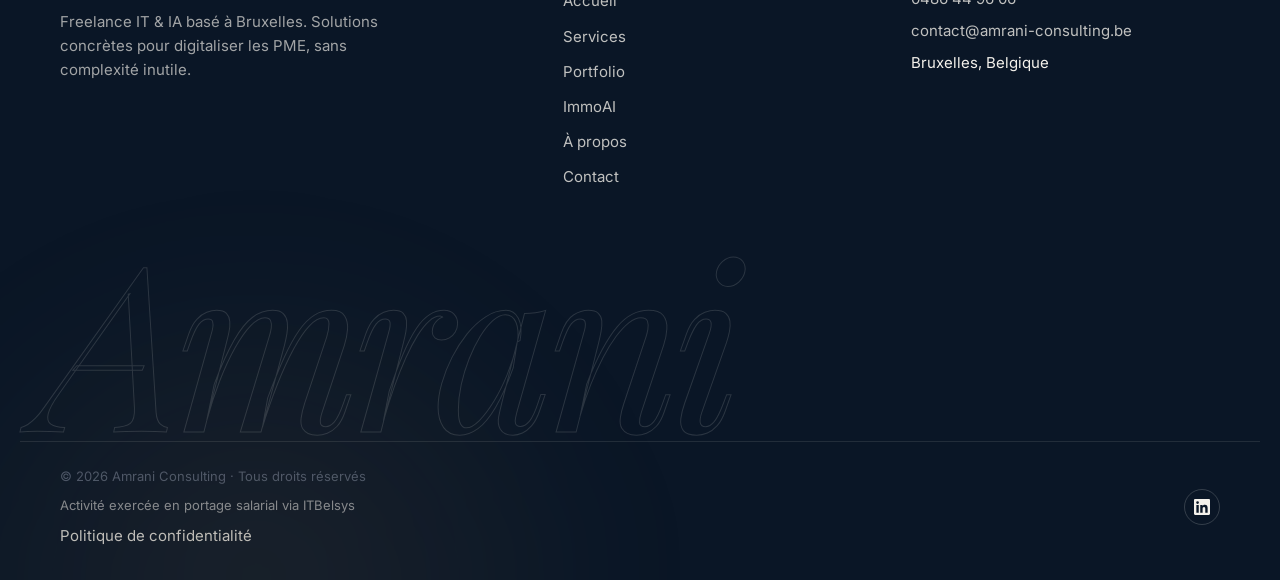
<file: services/developpement-web-freelance-bruxelles.html>
<!doctype html>
<html lang="fr">
<head>
  <meta charset="utf-8" />
  <meta name="viewport" content="width=device-width, initial-scale=1" />

  <title>Développement Web Freelance Bruxelles — Sites &amp; Apps PME | Amrani Consulting</title>
  <meta name="description" content="Développeur web freelance à Bruxelles : sites vitrines, applications métier, APIs et automatisations pour PME bruxelloises. Tarif sur mesure, code propre, transférable." />
  <meta name="keywords" content="développement web freelance Bruxelles, site internet PME Bruxelles, application web freelance, APIs Bruxelles, refonte WordPress" />
  <meta name="theme-color" content="#0A1626" />
  <meta name="google-site-verification" content="sfzoJVhN3ISLPUVmV5L0EN2qPlHITJZb8OUvwaUnero" />
  <link rel="canonical" href="https://amrani-consulting.be/services/developpement-web-freelance-bruxelles" />

  <meta property="og:type" content="website" />
  <meta property="og:locale" content="fr_BE" />
  <meta property="og:site_name" content="Amrani Consulting" />
  <meta property="og:title" content="Développement Web Freelance Bruxelles — Sites &amp; Apps PME | Amrani Consulting" />
  <meta property="og:description" content="Développeur web freelance à Bruxelles : sites vitrines, applications métier et automatisations pour PME bruxelloises. Code propre, transférable." />
  <meta property="og:url" content="https://amrani-consulting.be/services/developpement-web-freelance-bruxelles" />
  <meta property="og:image" content="https://amrani-consulting.be/assets/img/og-image.jpg" />

  <meta name="twitter:card" content="summary_large_image" />
  <meta name="twitter:title" content="Développement Web Freelance Bruxelles — Sites &amp; Apps PME" />
  <meta name="twitter:description" content="Développeur web freelance à Bruxelles : sites, applications métier, automatisations PME." />

  <link rel="preconnect" href="https://fonts.googleapis.com" />
  <link rel="preconnect" href="https://fonts.gstatic.com" crossorigin />
  <link rel="stylesheet" href="https://fonts.googleapis.com/css2?family=Playfair+Display:ital,wght@0,400;0,500;0,600;0,700;1,400;1,500;1,600&family=Inter:wght@400;500;600&family=JetBrains+Mono:wght@400;500&display=swap" />
  <link rel="stylesheet" href="/css/style.css?v=20260511-7" />

  <link rel="icon" type="image/x-icon" href="/favicon.ico?v=20260511-6" />
  <link rel="icon" type="image/png" sizes="32x32" href="/assets/icons/favicon-32x32.png?v=20260511-6" />
  <link rel="icon" type="image/png" sizes="16x16" href="/assets/icons/favicon-16x16.png?v=20260511-6" />
  <link rel="apple-touch-icon" sizes="180x180" href="/assets/icons/apple-touch-icon.png?v=20260511-6" />

  <!-- Service JSON-LD -->
  <script type="application/ld+json">
  {
    "@context": "https://schema.org",
    "@type": "Service",
    "name": "Développement Web Freelance Bruxelles",
    "alternateName": "Développeur web freelance Bruxelles — Sites & Apps PME",
    "description": "Développeur web freelance pour PME bruxelloises : sites vitrines, applications métier sur mesure, APIs, automatisations.",
    "provider": {
      "@type": "LocalBusiness",
      "@id": "https://amrani-consulting.be/#business",
      "name": "Amrani Consulting"
    },
    "areaServed": [
      { "@type": "City", "name": "Bruxelles" },
      { "@type": "AdministrativeArea", "name": "Région de Bruxelles-Capitale" }
    ],
    "serviceType": "Développement web freelance",
    "offers": {
      "@type": "Offer",
      "price": "250",
      "priceCurrency": "EUR",
      "description": "Tarif sur mesure — à partir de 250€/jour selon la mission",
      "priceSpecification": {
        "@type": "UnitPriceSpecification",
        "minPrice": "250",
        "priceCurrency": "EUR",
        "unitText": "DAY"
      }
    },
    "url": "https://amrani-consulting.be/services/developpement-web-freelance-bruxelles"
  }
  </script>
</head>

<body>
  <a href="#main" class="skip-link">Aller au contenu principal</a>
  <div class="reading-progress" aria-hidden="true"></div>

  <div class="cursor" aria-hidden="true">
    <div class="cursor__dot"></div>
    <div class="cursor__ring"></div>
  </div>

  <header class="site-header">
    <div class="container site-header__inner">
      <a href="/" class="logo" aria-label="Amrani Consulting — accueil">
        <svg class="logo__mono" viewBox="0 0 24 24" aria-hidden="true" fill="none" stroke="currentColor" stroke-width="2" stroke-linecap="round" stroke-linejoin="round">
          <path d="M3 21 L12 3 L21 21" />
        </svg>
        <span><strong>Amrani</strong> <em>Consulting</em></span>
      </a>
      <nav class="primary-nav" aria-label="Navigation principale">
        <ul class="primary-nav__list">
          <li><a href="/" class="primary-nav__link">Accueil</a></li>
          <li><a href="/services" class="primary-nav__link" aria-current="page">Services</a></li>
          <li><a href="/portfolio" class="primary-nav__link">Portfolio</a></li>
          <li><a href="/immoai" class="primary-nav__link">ImmoAI</a></li>
          <li><a href="/about" class="primary-nav__link">À propos</a></li>
          <li><a href="/contact" class="primary-nav__link">Contact</a></li>
        </ul>
      </nav>
      <div class="header-cta">
        <a href="/contact" class="status-badge" aria-label="Disponible pour de nouvelles missions">
          <span class="status-badge__dot" aria-hidden="true"></span>
          <span>Disponible</span>
        </a>
        <a href="https://www.linkedin.com/in/abdelkrim-amrani-868762251" target="_blank" rel="noopener" class="linkedin-icon" aria-label="LinkedIn">
          <svg viewBox="0 0 24 24" fill="currentColor"><path d="M20.45 20.45h-3.55v-5.57c0-1.33-.02-3.04-1.85-3.04-1.85 0-2.13 1.45-2.13 2.94v5.67H9.36V9h3.41v1.56h.05c.48-.9 1.64-1.85 3.37-1.85 3.6 0 4.27 2.37 4.27 5.46v6.28zM5.34 7.43a2.06 2.06 0 1 1 0-4.12 2.06 2.06 0 0 1 0 4.12zM7.12 20.45H3.56V9h3.56v11.45zM22.23 0H1.77C.79 0 0 .77 0 1.72v20.56C0 23.23.79 24 1.77 24h20.45C23.2 24 24 23.23 24 22.28V1.72C24 .77 23.2 0 22.23 0z"/></svg>
        </a>
        <a href="https://calendly.com/beskiko98/appel-decouverte-15min" target="_blank" rel="noopener" class="btn btn-outline btn-header btn-calendly">
          <svg viewBox="0 0 24 24" fill="none" stroke="currentColor" stroke-width="2" stroke-linecap="round" stroke-linejoin="round" aria-hidden="true">
            <rect x="3" y="4" width="18" height="18" rx="2" ry="2"/>
            <line x1="16" y1="2" x2="16" y2="6"/>
            <line x1="8" y1="2" x2="8" y2="6"/>
            <line x1="3" y1="10" x2="21" y2="10"/>
          </svg>
          <span class="btn-label">Réserver un appel</span>
        </a>
        <a href="/contact" class="btn btn-primary btn-header btn-discutons">Discutons<span class="arrow" aria-hidden="true">→</span></a>
        <button class="burger" aria-label="Ouvrir le menu" aria-expanded="false"><span></span><span></span></button>
      </div>
    </div>
  </header>

  <div class="mobile-nav" aria-label="Navigation mobile">
    <ul class="mobile-nav__list">
      <li><a href="/" class="mobile-nav__link">Accueil</a></li>
      <li><a href="/services" class="mobile-nav__link" aria-current="page">Services</a></li>
      <li><a href="/portfolio" class="mobile-nav__link">Portfolio</a></li>
      <li><a href="/immoai" class="mobile-nav__link">ImmoAI</a></li>
      <li><a href="/about" class="mobile-nav__link">À propos</a></li>
      <li><a href="/contact" class="mobile-nav__link">Contact</a></li>
    </ul>
    <div class="mobile-nav__contact">
      <span>Bruxelles · Réponse sous 24h</span>
      <a href="tel:+32486449606">0486 44 96 06</a>
      <a href="https://calendly.com/beskiko98/appel-decouverte-15min" target="_blank" rel="noopener" class="mobile-nav__cta">
        <svg viewBox="0 0 24 24" fill="none" stroke="currentColor" stroke-width="2" stroke-linecap="round" stroke-linejoin="round" aria-hidden="true">
          <rect x="3" y="4" width="18" height="18" rx="2" ry="2"/>
          <line x1="16" y1="2" x2="16" y2="6"/>
          <line x1="8" y1="2" x2="8" y2="6"/>
          <line x1="3" y1="10" x2="21" y2="10"/>
        </svg>
        Réserver un appel
      </a>
    </div>
  </div>

  <main id="main">

    <section class="page-hero">
      <div class="container">
        <div class="page-hero__inner reveal">
          <span class="eyebrow">Service · Bruxelles</span>
          <h1>Développement Web freelance à <em>Bruxelles</em>.</h1>
          <p class="lead">
            Sites vitrines, applications métier et automatisations sur
            mesure pour PME bruxelloises et indépendants.
            <strong>Tarif sur mesure — à partir de 250€/jour selon la mission</strong>, devis au forfait possible.
            Code propre, transférable, vous restez propriétaire à 100%.
          </p>
          <div style="margin-top: 2rem; display: flex; gap: 1rem; flex-wrap: wrap;">
            <a href="/contact" class="btn btn-primary">
              Demander un devis <span class="arrow" aria-hidden="true">→</span>
            </a>
            <a href="https://calendly.com/beskiko98/appel-decouverte-15min" target="_blank" rel="noopener" class="btn btn-outline">
              Réserver un appel gratuit
            </a>
          </div>
        </div>
      </div>
    </section>

    <section class="bg-cream">
      <div class="container">
        <article class="service reveal">
          <header class="service__head">
            <span class="service__num">02</span>
            <span class="eyebrow">Web &amp; applications</span>
            <div class="service__pricing">
              <p>
                <span class="service__price" style="font-size: 1.6rem;">Sur mesure</span>
              </p>
              <p class="service__price-note">À partir de 250€/jour HTVA selon la mission · Devis au forfait possible</p>
              <p class="service__price-note" style="margin-top: 0.5rem;">Pour les missions combinant plusieurs expertises, contactez-moi pour un devis personnalisé.</p>
            </div>
          </header>

          <div class="service__body">
            <h2>Sites &amp; applications sur mesure pour PME bruxelloises.</h2>
            <p>
              Sites vitrines, applications métier, automatisations internes.
              Je code avec un workflow assisté par IA (certifié
              <em>Claude Code in Action</em> par Anthropic) — vous gagnez en
              vitesse de livraison sans rogner sur la qualité ni la lisibilité du code.
            </p>

            <h3 style="margin-top: 2.5rem; font-size: var(--fs-xl);">Ce qui est inclus dans une mission Développement Web Bruxelles</h3>
            <ul class="service__list">
              <li>Sites vitrines pour PME et indépendants : design moderne, performants, SEO-ready.</li>
              <li>Applications métier sur mesure (gestion de stock, facturation, CRM léger, planning).</li>
              <li>Intégrations API : Stripe, Mollie, Mailchimp, Google Workspace, etc.</li>
              <li>Automatisations Google Apps Script, Zapier, Make pour fluidifier vos workflows.</li>
              <li>Refonte de sites existants : passage de WordPress lourd vers du code propre.</li>
              <li>Hébergement, déploiement, certificats SSL, configuration nom de domaine.</li>
              <li>Maintenance évolutive après livraison, à la journée ou au forfait mensuel léger.</li>
              <li>Code livré clair, documenté, transférable — vous restez propriétaire à 100%.</li>
            </ul>

            <h3 style="margin-top: 2.5rem; font-size: var(--fs-xl);">Types de projets web pour PME bruxelloises</h3>
            <ul class="service__list">
              <li><strong>Site vitrine sobre &amp; rapide</strong> — comme celui que vous lisez, sans WordPress.</li>
              <li><strong>Outil interne de gestion</strong> — clients, stocks, planning, facturation.</li>
              <li><strong>API + intégration</strong> — connecter votre CRM avec votre comptable, etc.</li>
              <li><strong>Refonte WordPress lourde</strong> → site statique léger, hébergement 5€/mois.</li>
              <li><strong>Automatisation Apps Script</strong> — vos Google Sheets deviennent des outils intelligents.</li>
            </ul>

            <h3 style="margin-top: 2.5rem; font-size: var(--fs-xl);">Comment démarre une mission Dev Web ?</h3>
            <p>
              Appel de 30 min (gratuit) pour cadrer le projet : périmètre,
              maquettes éventuelles, budget. Devis au forfait sous 48h
              (préféré sur les projets cadrés) ou à la journée (préféré sur
              les missions évolutives). Premier rendu visible en 2-5 jours
              selon la complexité.
            </p>
          </div>
        </article>
      </div>
    </section>

    <section class="section bg-cream-2">
      <div class="container">
        <header class="section-header reveal">
          <span class="eyebrow">Autres expertises freelance</span>
          <h2>Mes deux <em>autres axes</em> de service à Bruxelles.</h2>
        </header>

        <div class="grid grid-2">
          <article class="card reveal reveal-delay-1">
            <span class="card__num">01</span>
            <h3 class="card__title">Support IT freelance Bruxelles</h3>
            <p class="card__text">
              Helpdesk PME, Microsoft 365, Active Directory, réseaux —
              tarif sur mesure, sur site ou à distance.
            </p>
            <a href="/services/support-it-bruxelles" class="card__link">
              Voir cette page <span aria-hidden="true">→</span>
            </a>
          </article>

          <article class="card reveal reveal-delay-2">
            <span class="card__num">03</span>
            <h3 class="card__title">Consultant IA Bruxelles</h3>
            <p class="card__text">
              Intégration outils IA, agents IA métier, automatisation et
              formation des équipes en PME bruxelloise.
            </p>
            <a href="/services/consultant-ia-bruxelles" class="card__link">
              Voir cette page <span aria-hidden="true">→</span>
            </a>
          </article>
        </div>
      </div>
    </section>

    <section class="cta-strip has-grain on-dark">
      <div class="container cta-strip__inner reveal">
        <div>
          <span class="eyebrow">Prêt à démarrer ?</span>
          <h2 style="margin-top: 1rem;">Construisons votre site ou outil pour <em>votre PME bruxelloise</em>.</h2>
        </div>
        <a href="/contact" class="btn btn-primary">
          Demander un devis <span class="arrow" aria-hidden="true">→</span>
        </a>
      </div>
    </section>
  </main>

  <footer class="site-footer">
    <div class="container site-footer__inner">
      <div>
        <p class="site-footer__brand">Amrani <em>Consulting</em></p>
        <p class="site-footer__tagline">
          Freelance IT &amp; IA basé à Bruxelles. Solutions concrètes pour
          digitaliser les PME, sans complexité inutile.
        </p>
      </div>
      <div>
        <h3>Navigation</h3>
        <ul>
          <li><a href="/">Accueil</a></li>
          <li><a href="/services">Services</a></li>
          <li><a href="/portfolio">Portfolio</a></li>
          <li><a href="/immoai">ImmoAI</a></li>
          <li><a href="/about">À propos</a></li>
          <li><a href="/contact">Contact</a></li>
        </ul>
      </div>
      <div>
        <h3>Contact</h3>
        <ul class="site-footer__contact">
          <li><a href="tel:+32486449606">0486 44 96 06</a></li>
          <li><a href="mailto:contact@amrani-consulting.be">contact@amrani-consulting.be</a></li>
          <li>Bruxelles, Belgique</li>
        </ul>
      </div>
    </div>

    <div class="footer-stroke" aria-hidden="true">Amrani</div>

    <div class="container site-footer__bottom">
      <div>
        <p>&copy; <span data-current-year>2026</span> Amrani Consulting · Tous droits réservés</p>
        <p class="site-footer__disclosure">Activité exercée en portage salarial via ITBelsys</p>
        <ul class="site-footer__legal-links" style="margin-top: 0.5rem;">
          <li><a href="/privacy">Politique de confidentialité</a></li>
        </ul>
      </div>
      <div class="site-footer__socials">
        <a href="https://www.linkedin.com/in/abdelkrim-amrani-868762251" target="_blank" rel="noopener" aria-label="LinkedIn">
          <svg viewBox="0 0 24 24" fill="currentColor"><path d="M20.45 20.45h-3.55v-5.57c0-1.33-.02-3.04-1.85-3.04-1.85 0-2.13 1.45-2.13 2.94v5.67H9.36V9h3.41v1.56h.05c.48-.9 1.64-1.85 3.37-1.85 3.6 0 4.27 2.37 4.27 5.46v6.28zM5.34 7.43a2.06 2.06 0 1 1 0-4.12 2.06 2.06 0 0 1 0 4.12zM7.12 20.45H3.56V9h3.56v11.45zM22.23 0H1.77C.79 0 0 .77 0 1.72v20.56C0 23.23.79 24 1.77 24h20.45C23.2 24 24 23.23 24 22.28V1.72C24 .77 23.2 0 22.23 0z"/></svg>
        </a>
      </div>
    </div>
  </footer>

  <button class="back-to-top" aria-label="Retour en haut">
    <svg viewBox="0 0 24 24" fill="none" stroke="currentColor" stroke-width="2"><path d="M12 19V5M5 12l7-7 7 7"/></svg>
  </button>

  <div class="cookie-banner" id="cookie-banner" role="dialog" aria-label="Information sur les cookies" hidden>
    <div class="cookie-banner__inner">
      <p class="cookie-banner__text">
        Ce site utilise uniquement des cookies techniques nécessaires à son fonctionnement.
        Aucun cookie publicitaire ou de tracking. <a href="/privacy">En savoir plus</a>.
      </p>
      <button type="button" class="btn btn-primary cookie-banner__btn" id="cookie-accept">
        J'ai compris
      </button>
    </div>
  </div>

  <script src="/js/script.js?v=20260511-7" defer></script>
</body>
</html>
</file>
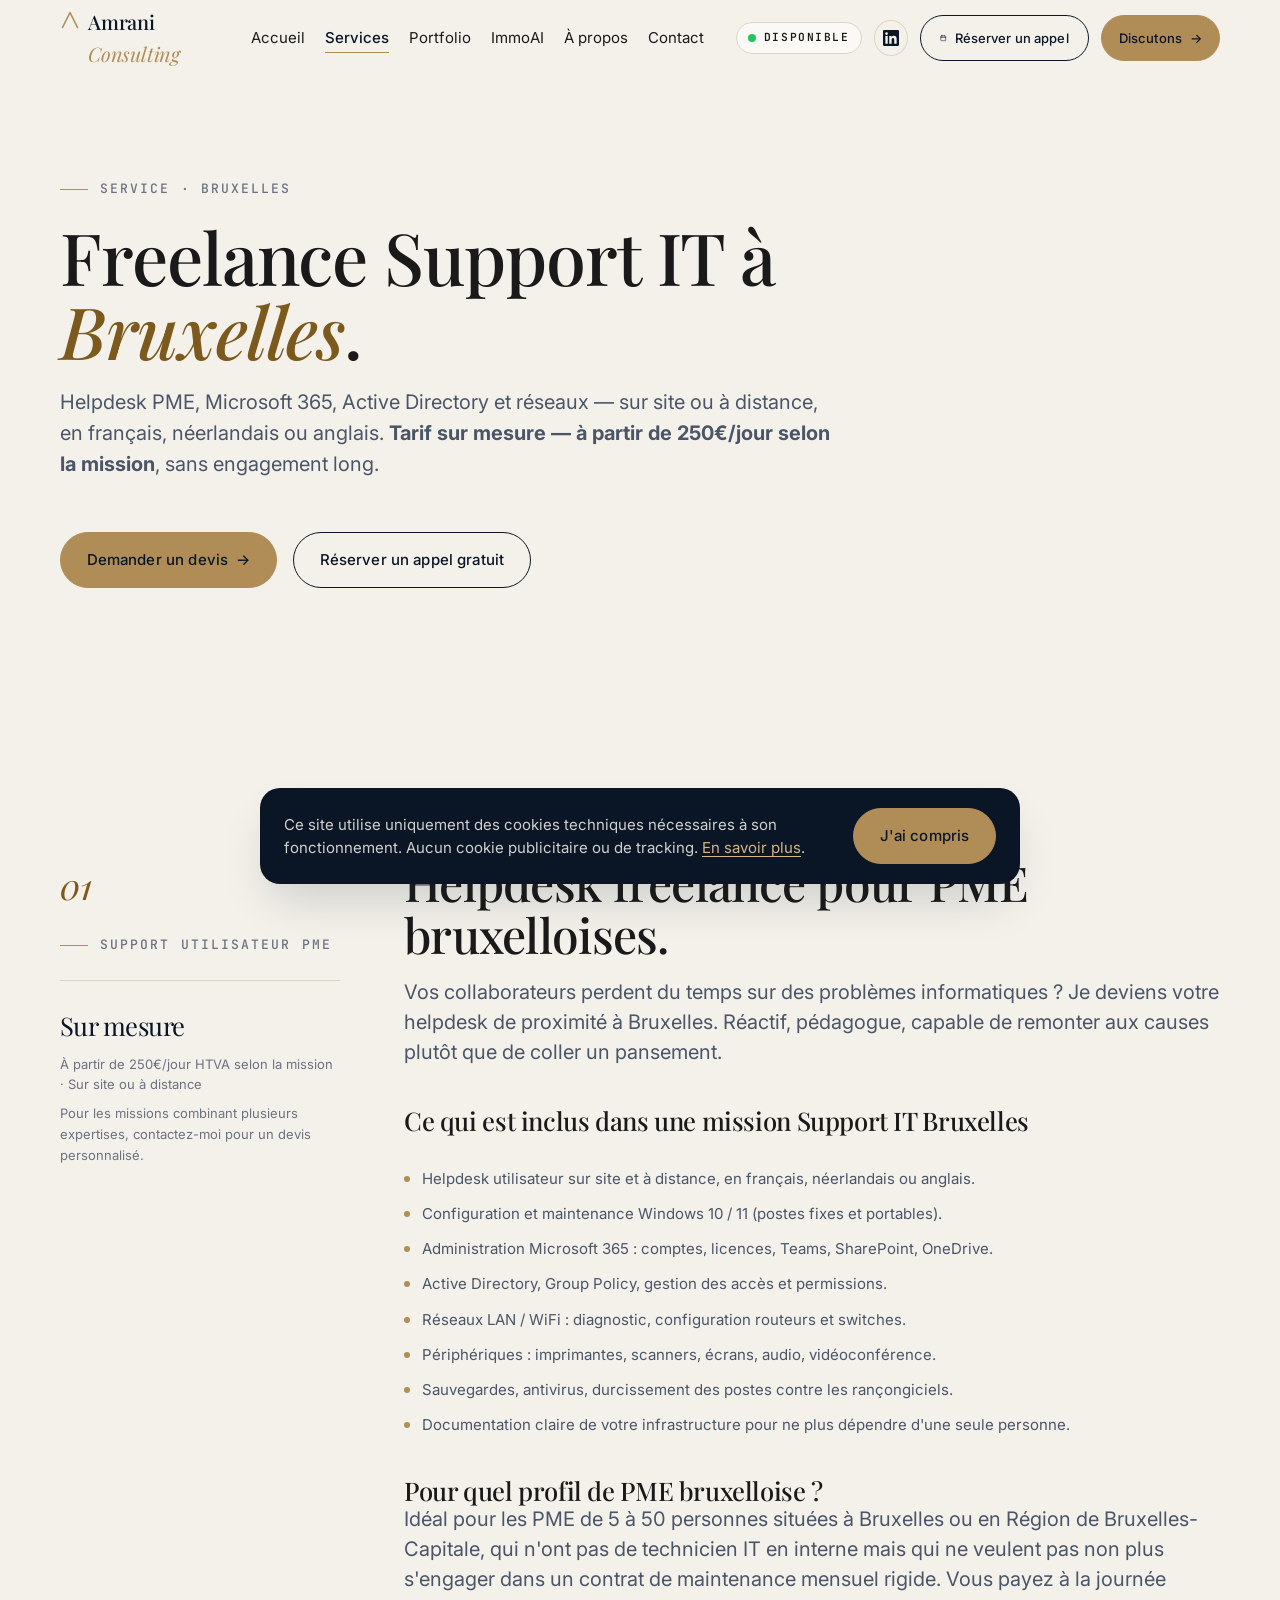
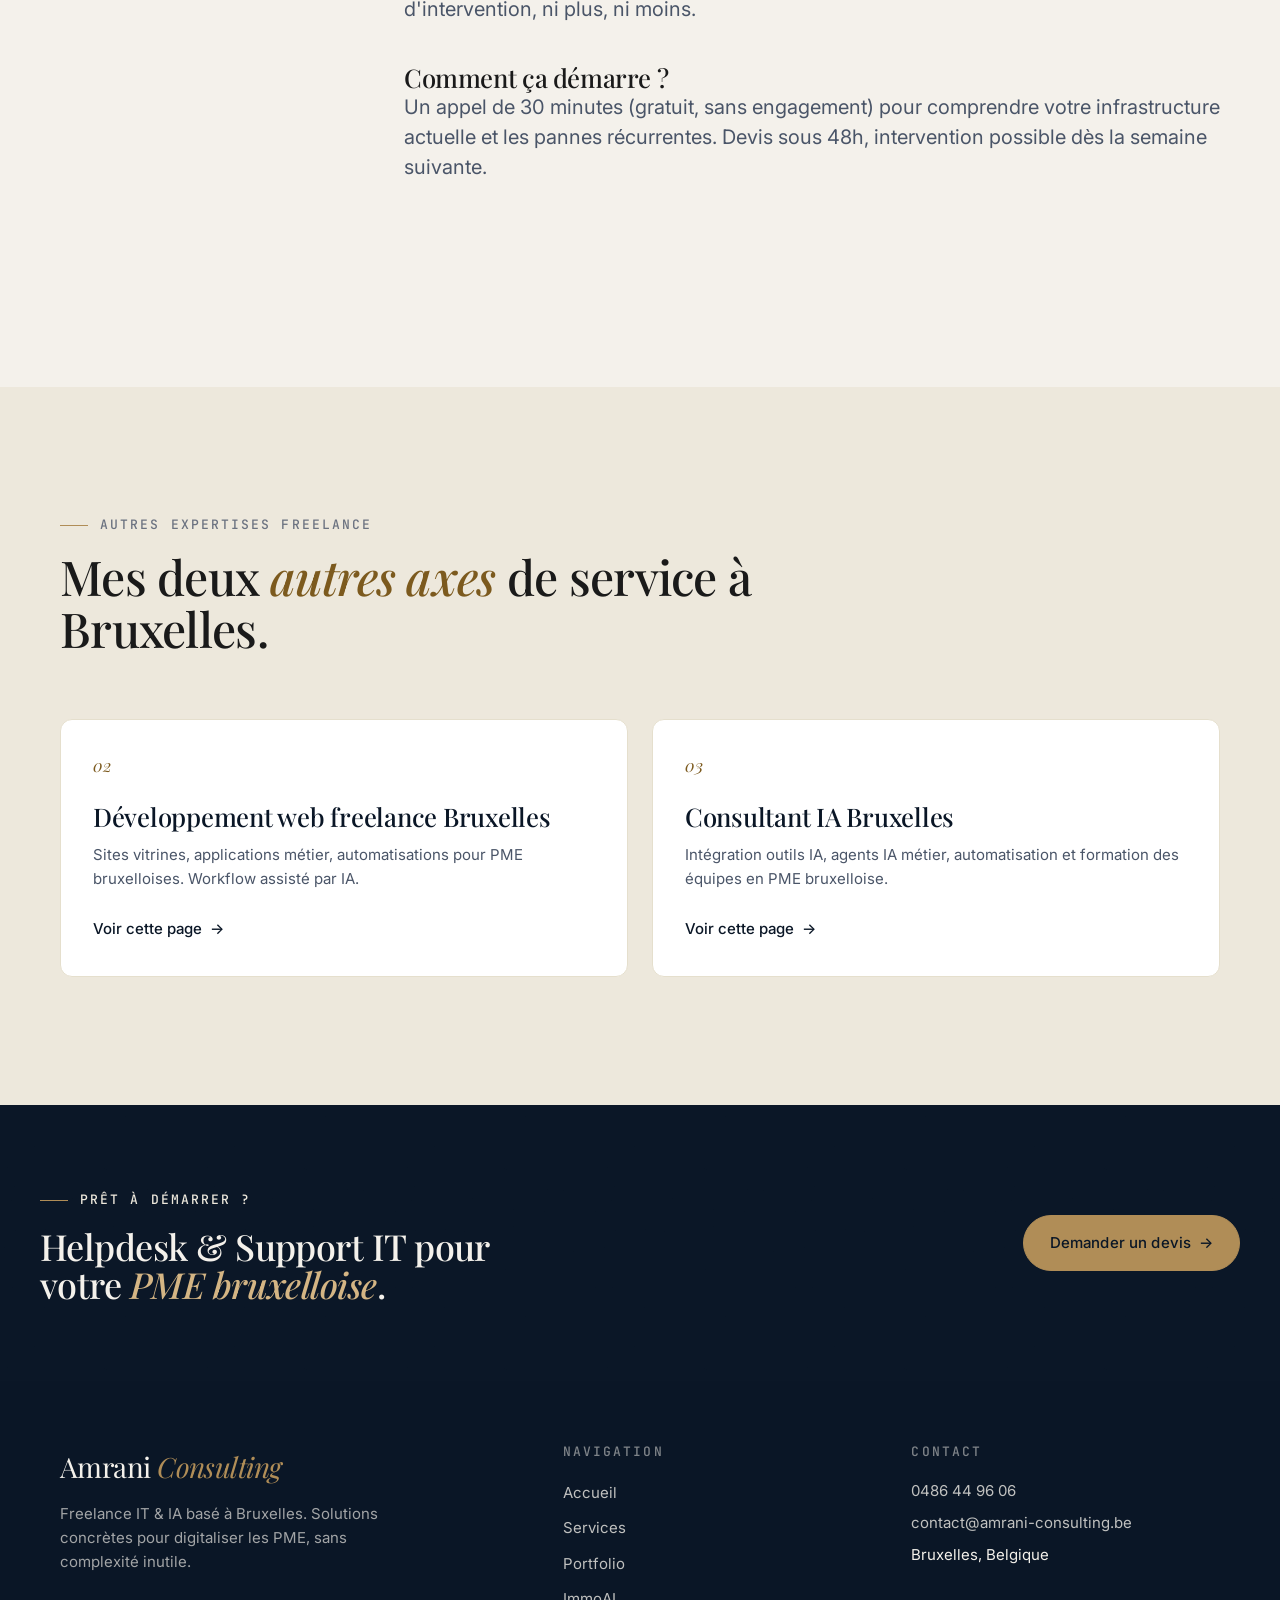
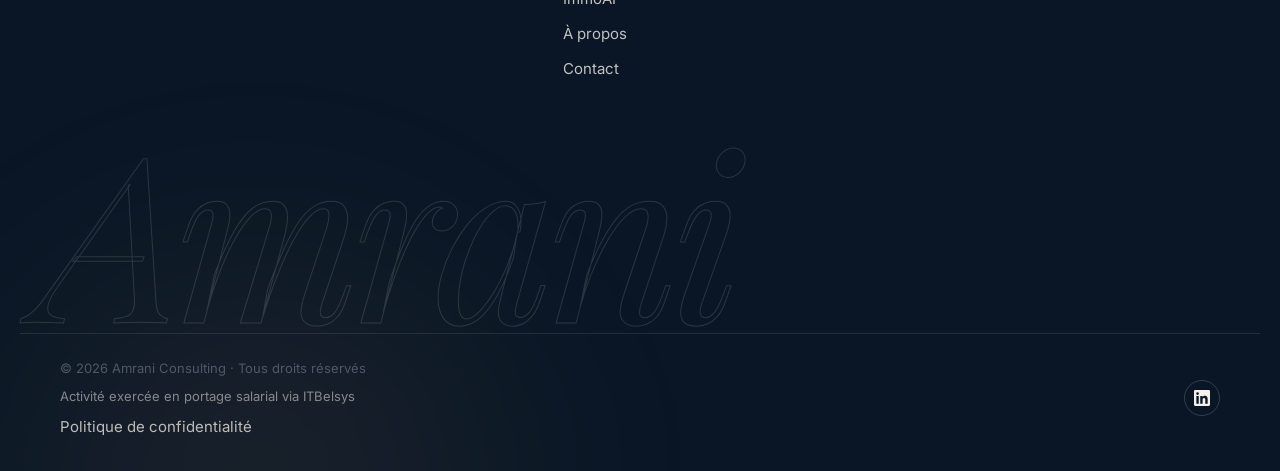
<file: services/support-it-bruxelles.html>
<!doctype html>
<html lang="fr">
<head>
  <meta charset="utf-8" />
  <meta name="viewport" content="width=device-width, initial-scale=1" />

  <title>Freelance Support IT Bruxelles — Helpdesk PME | Amrani Consulting</title>
  <meta name="description" content="Freelance support IT à Bruxelles : helpdesk PME, Microsoft 365, Active Directory, réseaux LAN/WiFi. Tarif sur mesure dès 250€/jour. Sur site ou à distance, FR/NL/EN." />
  <meta name="keywords" content="freelance support IT Bruxelles, helpdesk PME Bruxelles, Microsoft 365 freelance, Active Directory Bruxelles, support informatique PME" />
  <meta name="theme-color" content="#0A1626" />
  <meta name="google-site-verification" content="sfzoJVhN3ISLPUVmV5L0EN2qPlHITJZb8OUvwaUnero" />
  <link rel="canonical" href="https://amrani-consulting.be/services/support-it-bruxelles" />

  <meta property="og:type" content="website" />
  <meta property="og:locale" content="fr_BE" />
  <meta property="og:site_name" content="Amrani Consulting" />
  <meta property="og:title" content="Freelance Support IT Bruxelles — Helpdesk PME | Amrani Consulting" />
  <meta property="og:description" content="Helpdesk PME, Microsoft 365, Active Directory, réseaux : freelance support IT à Bruxelles. Tarif sur mesure dès 250€/jour, sans engagement." />
  <meta property="og:url" content="https://amrani-consulting.be/services/support-it-bruxelles" />
  <meta property="og:image" content="https://amrani-consulting.be/assets/img/og-image.jpg" />

  <meta name="twitter:card" content="summary_large_image" />
  <meta name="twitter:title" content="Freelance Support IT Bruxelles — Helpdesk PME" />
  <meta name="twitter:description" content="Helpdesk PME, Microsoft 365, Active Directory, réseaux. Sur site ou à distance." />

  <link rel="preconnect" href="https://fonts.googleapis.com" />
  <link rel="preconnect" href="https://fonts.gstatic.com" crossorigin />
  <link rel="stylesheet" href="https://fonts.googleapis.com/css2?family=Playfair+Display:ital,wght@0,400;0,500;0,600;0,700;1,400;1,500;1,600&family=Inter:wght@400;500;600&family=JetBrains+Mono:wght@400;500&display=swap" />
  <link rel="stylesheet" href="/css/style.css?v=20260511-7" />

  <link rel="icon" type="image/x-icon" href="/favicon.ico?v=20260511-6" />
  <link rel="icon" type="image/png" sizes="32x32" href="/assets/icons/favicon-32x32.png?v=20260511-6" />
  <link rel="icon" type="image/png" sizes="16x16" href="/assets/icons/favicon-16x16.png?v=20260511-6" />
  <link rel="apple-touch-icon" sizes="180x180" href="/assets/icons/apple-touch-icon.png?v=20260511-6" />

  <!-- Service JSON-LD -->
  <script type="application/ld+json">
  {
    "@context": "https://schema.org",
    "@type": "Service",
    "name": "Freelance Support IT Bruxelles",
    "alternateName": "Helpdesk PME freelance Bruxelles",
    "description": "Support IT L1/L2 freelance pour PME bruxelloises : helpdesk utilisateur, Microsoft 365, Active Directory, réseaux LAN/WiFi.",
    "provider": {
      "@type": "LocalBusiness",
      "@id": "https://amrani-consulting.be/#business",
      "name": "Amrani Consulting"
    },
    "areaServed": [
      { "@type": "City", "name": "Bruxelles" },
      { "@type": "AdministrativeArea", "name": "Région de Bruxelles-Capitale" }
    ],
    "serviceType": "Support informatique freelance",
    "offers": {
      "@type": "Offer",
      "price": "250",
      "priceCurrency": "EUR",
      "description": "Tarif sur mesure — à partir de 250€/jour selon la mission",
      "priceSpecification": {
        "@type": "UnitPriceSpecification",
        "minPrice": "250",
        "priceCurrency": "EUR",
        "unitText": "DAY"
      }
    },
    "url": "https://amrani-consulting.be/services/support-it-bruxelles"
  }
  </script>
</head>

<body>
  <a href="#main" class="skip-link">Aller au contenu principal</a>
  <div class="reading-progress" aria-hidden="true"></div>

  <div class="cursor" aria-hidden="true">
    <div class="cursor__dot"></div>
    <div class="cursor__ring"></div>
  </div>

  <header class="site-header">
    <div class="container site-header__inner">
      <a href="/" class="logo" aria-label="Amrani Consulting — accueil">
        <svg class="logo__mono" viewBox="0 0 24 24" aria-hidden="true" fill="none" stroke="currentColor" stroke-width="2" stroke-linecap="round" stroke-linejoin="round">
          <path d="M3 21 L12 3 L21 21" />
        </svg>
        <span><strong>Amrani</strong> <em>Consulting</em></span>
      </a>
      <nav class="primary-nav" aria-label="Navigation principale">
        <ul class="primary-nav__list">
          <li><a href="/" class="primary-nav__link">Accueil</a></li>
          <li><a href="/services" class="primary-nav__link" aria-current="page">Services</a></li>
          <li><a href="/portfolio" class="primary-nav__link">Portfolio</a></li>
          <li><a href="/immoai" class="primary-nav__link">ImmoAI</a></li>
          <li><a href="/about" class="primary-nav__link">À propos</a></li>
          <li><a href="/contact" class="primary-nav__link">Contact</a></li>
        </ul>
      </nav>
      <div class="header-cta">
        <a href="/contact" class="status-badge" aria-label="Disponible pour de nouvelles missions">
          <span class="status-badge__dot" aria-hidden="true"></span>
          <span>Disponible</span>
        </a>
        <a href="https://www.linkedin.com/in/abdelkrim-amrani-868762251" target="_blank" rel="noopener" class="linkedin-icon" aria-label="LinkedIn">
          <svg viewBox="0 0 24 24" fill="currentColor"><path d="M20.45 20.45h-3.55v-5.57c0-1.33-.02-3.04-1.85-3.04-1.85 0-2.13 1.45-2.13 2.94v5.67H9.36V9h3.41v1.56h.05c.48-.9 1.64-1.85 3.37-1.85 3.6 0 4.27 2.37 4.27 5.46v6.28zM5.34 7.43a2.06 2.06 0 1 1 0-4.12 2.06 2.06 0 0 1 0 4.12zM7.12 20.45H3.56V9h3.56v11.45zM22.23 0H1.77C.79 0 0 .77 0 1.72v20.56C0 23.23.79 24 1.77 24h20.45C23.2 24 24 23.23 24 22.28V1.72C24 .77 23.2 0 22.23 0z"/></svg>
        </a>
        <a href="https://calendly.com/beskiko98/appel-decouverte-15min" target="_blank" rel="noopener" class="btn btn-outline btn-header btn-calendly">
          <svg viewBox="0 0 24 24" fill="none" stroke="currentColor" stroke-width="2" stroke-linecap="round" stroke-linejoin="round" aria-hidden="true">
            <rect x="3" y="4" width="18" height="18" rx="2" ry="2"/>
            <line x1="16" y1="2" x2="16" y2="6"/>
            <line x1="8" y1="2" x2="8" y2="6"/>
            <line x1="3" y1="10" x2="21" y2="10"/>
          </svg>
          <span class="btn-label">Réserver un appel</span>
        </a>
        <a href="/contact" class="btn btn-primary btn-header btn-discutons">Discutons<span class="arrow" aria-hidden="true">→</span></a>
        <button class="burger" aria-label="Ouvrir le menu" aria-expanded="false"><span></span><span></span></button>
      </div>
    </div>
  </header>

  <div class="mobile-nav" aria-label="Navigation mobile">
    <ul class="mobile-nav__list">
      <li><a href="/" class="mobile-nav__link">Accueil</a></li>
      <li><a href="/services" class="mobile-nav__link" aria-current="page">Services</a></li>
      <li><a href="/portfolio" class="mobile-nav__link">Portfolio</a></li>
      <li><a href="/immoai" class="mobile-nav__link">ImmoAI</a></li>
      <li><a href="/about" class="mobile-nav__link">À propos</a></li>
      <li><a href="/contact" class="mobile-nav__link">Contact</a></li>
    </ul>
    <div class="mobile-nav__contact">
      <span>Bruxelles · Réponse sous 24h</span>
      <a href="tel:+32486449606">0486 44 96 06</a>
      <a href="https://calendly.com/beskiko98/appel-decouverte-15min" target="_blank" rel="noopener" class="mobile-nav__cta">
        <svg viewBox="0 0 24 24" fill="none" stroke="currentColor" stroke-width="2" stroke-linecap="round" stroke-linejoin="round" aria-hidden="true">
          <rect x="3" y="4" width="18" height="18" rx="2" ry="2"/>
          <line x1="16" y1="2" x2="16" y2="6"/>
          <line x1="8" y1="2" x2="8" y2="6"/>
          <line x1="3" y1="10" x2="21" y2="10"/>
        </svg>
        Réserver un appel
      </a>
    </div>
  </div>

  <main id="main">

    <!-- ============= PAGE HERO ============= -->
    <section class="page-hero">
      <div class="container">
        <div class="page-hero__inner reveal">
          <span class="eyebrow">Service · Bruxelles</span>
          <h1>Freelance Support IT à <em>Bruxelles</em>.</h1>
          <p class="lead">
            Helpdesk PME, Microsoft 365, Active Directory et réseaux —
            sur site ou à distance, en français, néerlandais ou anglais.
            <strong>Tarif sur mesure — à partir de 250€/jour selon la mission</strong>, sans engagement long.
          </p>
          <div style="margin-top: 2rem; display: flex; gap: 1rem; flex-wrap: wrap;">
            <a href="/contact" class="btn btn-primary">
              Demander un devis <span class="arrow" aria-hidden="true">→</span>
            </a>
            <a href="https://calendly.com/beskiko98/appel-decouverte-15min" target="_blank" rel="noopener" class="btn btn-outline">
              Réserver un appel gratuit
            </a>
          </div>
        </div>
      </div>
    </section>

    <!-- ============= DETAIL ============= -->
    <section class="bg-cream">
      <div class="container">
        <article class="service reveal">
          <header class="service__head">
            <span class="service__num">01</span>
            <span class="eyebrow">Support utilisateur PME</span>
            <div class="service__pricing">
              <p>
                <span class="service__price" style="font-size: 1.6rem;">Sur mesure</span>
              </p>
              <p class="service__price-note">À partir de 250€/jour HTVA selon la mission · Sur site ou à distance</p>
              <p class="service__price-note" style="margin-top: 0.5rem;">Pour les missions combinant plusieurs expertises, contactez-moi pour un devis personnalisé.</p>
            </div>
          </header>

          <div class="service__body">
            <h2>Helpdesk freelance pour PME bruxelloises.</h2>
            <p>
              Vos collaborateurs perdent du temps sur des problèmes
              informatiques ? Je deviens votre helpdesk de proximité à
              Bruxelles. Réactif, pédagogue, capable de remonter aux causes
              plutôt que de coller un pansement.
            </p>

            <h3 style="margin-top: 2.5rem; font-size: var(--fs-xl);">Ce qui est inclus dans une mission Support IT Bruxelles</h3>
            <ul class="service__list">
              <li>Helpdesk utilisateur sur site et à distance, en français, néerlandais ou anglais.</li>
              <li>Configuration et maintenance Windows 10 / 11 (postes fixes et portables).</li>
              <li>Administration Microsoft 365 : comptes, licences, Teams, SharePoint, OneDrive.</li>
              <li>Active Directory, Group Policy, gestion des accès et permissions.</li>
              <li>Réseaux LAN / WiFi : diagnostic, configuration routeurs et switches.</li>
              <li>Périphériques : imprimantes, scanners, écrans, audio, vidéoconférence.</li>
              <li>Sauvegardes, antivirus, durcissement des postes contre les rançongiciels.</li>
              <li>Documentation claire de votre infrastructure pour ne plus dépendre d'une seule personne.</li>
            </ul>

            <h3 style="margin-top: 2.5rem; font-size: var(--fs-xl);">Pour quel profil de PME bruxelloise ?</h3>
            <p>
              Idéal pour les PME de 5 à 50 personnes situées à Bruxelles
              ou en Région de Bruxelles-Capitale, qui n'ont pas de
              technicien IT en interne mais qui ne veulent pas non plus
              s'engager dans un contrat de maintenance mensuel rigide.
              Vous payez à la journée d'intervention, ni plus, ni moins.
            </p>

            <h3 style="margin-top: 2.5rem; font-size: var(--fs-xl);">Comment ça démarre ?</h3>
            <p>
              Un appel de 30 minutes (gratuit, sans engagement) pour
              comprendre votre infrastructure actuelle et les pannes
              récurrentes. Devis sous 48h, intervention possible dès la
              semaine suivante.
            </p>
          </div>
        </article>
      </div>
    </section>

    <!-- ============= AUTRES SERVICES ============= -->
    <section class="section bg-cream-2">
      <div class="container">
        <header class="section-header reveal">
          <span class="eyebrow">Autres expertises freelance</span>
          <h2>Mes deux <em>autres axes</em> de service à Bruxelles.</h2>
        </header>

        <div class="grid grid-2">
          <article class="card reveal reveal-delay-1">
            <span class="card__num">02</span>
            <h3 class="card__title">Développement web freelance Bruxelles</h3>
            <p class="card__text">
              Sites vitrines, applications métier, automatisations pour
              PME bruxelloises. Workflow assisté par IA.
            </p>
            <a href="/services/developpement-web-freelance-bruxelles" class="card__link">
              Voir cette page <span aria-hidden="true">→</span>
            </a>
          </article>

          <article class="card reveal reveal-delay-2">
            <span class="card__num">03</span>
            <h3 class="card__title">Consultant IA Bruxelles</h3>
            <p class="card__text">
              Intégration outils IA, agents IA métier, automatisation et
              formation des équipes en PME bruxelloise.
            </p>
            <a href="/services/consultant-ia-bruxelles" class="card__link">
              Voir cette page <span aria-hidden="true">→</span>
            </a>
          </article>
        </div>
      </div>
    </section>

    <!-- ============= CTA STRIP ============= -->
    <section class="cta-strip has-grain on-dark">
      <div class="container cta-strip__inner reveal">
        <div>
          <span class="eyebrow">Prêt à démarrer ?</span>
          <h2 style="margin-top: 1rem;">Helpdesk &amp; Support IT pour votre <em>PME bruxelloise</em>.</h2>
        </div>
        <a href="/contact" class="btn btn-primary">
          Demander un devis <span class="arrow" aria-hidden="true">→</span>
        </a>
      </div>
    </section>
  </main>

  <footer class="site-footer">
    <div class="container site-footer__inner">
      <div>
        <p class="site-footer__brand">Amrani <em>Consulting</em></p>
        <p class="site-footer__tagline">
          Freelance IT &amp; IA basé à Bruxelles. Solutions concrètes pour
          digitaliser les PME, sans complexité inutile.
        </p>
      </div>
      <div>
        <h3>Navigation</h3>
        <ul>
          <li><a href="/">Accueil</a></li>
          <li><a href="/services">Services</a></li>
          <li><a href="/portfolio">Portfolio</a></li>
          <li><a href="/immoai">ImmoAI</a></li>
          <li><a href="/about">À propos</a></li>
          <li><a href="/contact">Contact</a></li>
        </ul>
      </div>
      <div>
        <h3>Contact</h3>
        <ul class="site-footer__contact">
          <li><a href="tel:+32486449606">0486 44 96 06</a></li>
          <li><a href="mailto:contact@amrani-consulting.be">contact@amrani-consulting.be</a></li>
          <li>Bruxelles, Belgique</li>
        </ul>
      </div>
    </div>

    <div class="footer-stroke" aria-hidden="true">Amrani</div>

    <div class="container site-footer__bottom">
      <div>
        <p>&copy; <span data-current-year>2026</span> Amrani Consulting · Tous droits réservés</p>
        <p class="site-footer__disclosure">Activité exercée en portage salarial via ITBelsys</p>
        <ul class="site-footer__legal-links" style="margin-top: 0.5rem;">
          <li><a href="/privacy">Politique de confidentialité</a></li>
        </ul>
      </div>
      <div class="site-footer__socials">
        <a href="https://www.linkedin.com/in/abdelkrim-amrani-868762251" target="_blank" rel="noopener" aria-label="LinkedIn">
          <svg viewBox="0 0 24 24" fill="currentColor"><path d="M20.45 20.45h-3.55v-5.57c0-1.33-.02-3.04-1.85-3.04-1.85 0-2.13 1.45-2.13 2.94v5.67H9.36V9h3.41v1.56h.05c.48-.9 1.64-1.85 3.37-1.85 3.6 0 4.27 2.37 4.27 5.46v6.28zM5.34 7.43a2.06 2.06 0 1 1 0-4.12 2.06 2.06 0 0 1 0 4.12zM7.12 20.45H3.56V9h3.56v11.45zM22.23 0H1.77C.79 0 0 .77 0 1.72v20.56C0 23.23.79 24 1.77 24h20.45C23.2 24 24 23.23 24 22.28V1.72C24 .77 23.2 0 22.23 0z"/></svg>
        </a>
      </div>
    </div>
  </footer>

  <button class="back-to-top" aria-label="Retour en haut">
    <svg viewBox="0 0 24 24" fill="none" stroke="currentColor" stroke-width="2"><path d="M12 19V5M5 12l7-7 7 7"/></svg>
  </button>

  <!-- Cookie banner (RGPD) -->
  <div class="cookie-banner" id="cookie-banner" role="dialog" aria-label="Information sur les cookies" hidden>
    <div class="cookie-banner__inner">
      <p class="cookie-banner__text">
        Ce site utilise uniquement des cookies techniques nécessaires à son fonctionnement.
        Aucun cookie publicitaire ou de tracking. <a href="/privacy">En savoir plus</a>.
      </p>
      <button type="button" class="btn btn-primary cookie-banner__btn" id="cookie-accept">
        J'ai compris
      </button>
    </div>
  </div>

  <script src="/js/script.js?v=20260511-7" defer></script>
</body>
</html>
</file>
<file: css/style.css>
/* =========================================================
   AMRANI CONSULTING — Design System
   Freelance IT & IA · Bruxelles
   ========================================================= */

/* ---------- Tokens ---------- */
:root {
  /* Colors — Brand: Bleu nuit / Ivoire chaud / Or mat / Noir charbon */
  --color-navy: #0A1626;            /* Bleu nuit (brand) */
  --color-navy-2: #0F1F33;          /* surfaces empilées */
  --color-navy-3: #15293F;          /* gradients clairs */
  --color-charbon: #111111;         /* Noir charbon (brand, fonds très sombres) */
  --color-cream: #F4F1EB;           /* Ivoire chaud (brand) */
  --color-cream-2: #EDE8DC;         /* surfaces empilées */
  --color-white: #FFFFFF;
  --color-gold: #B08D57;            /* Or mat (brand) — décoratif seulement */
  --color-gold-text: #7C5A1E;       /* Texte sur ivoire — WCAG AA 5.17:1 */
  --color-gold-soft: #D4B584;       /* Texte sur fond sombre */
  --color-gold-dark: #6B4D1A;       /* Hover states */
  --color-text: #1A1A1A;
  --color-text-soft: #4A5568;
  --color-text-muted: #6B7280;
  --color-border: #DCD5C2;          /* Bord harmonisé ivoire */
  --color-border-soft: #E5DFCD;
  --color-success: #2F855A;
  --color-error: #C53030;

  /* Typography */
  --font-display: "Playfair Display", "Cormorant Garamond", "Times New Roman", serif;
  --font-sans: "Inter", -apple-system, BlinkMacSystemFont, "Segoe UI", sans-serif;
  --font-mono: "JetBrains Mono", ui-monospace, "SF Mono", Consolas, monospace;

  /* Type scale (clamp for fluid) */
  --fs-xs: 0.8125rem;     /* 13px */
  --fs-sm: 0.9375rem;     /* 15px */
  --fs-base: 1.0625rem;   /* 17px */
  --fs-lg: 1.25rem;       /* 20px */
  --fs-xl: clamp(1.375rem, 2vw, 1.625rem);
  --fs-2xl: clamp(1.75rem, 3vw, 2.25rem);
  --fs-3xl: clamp(2.25rem, 4vw, 3rem);
  --fs-4xl: clamp(2.75rem, 6vw, 4.5rem);
  --fs-5xl: clamp(3.5rem, 8vw, 6rem);

  /* Spacing (4px base) */
  --space-1: 0.25rem;
  --space-2: 0.5rem;
  --space-3: 0.75rem;
  --space-4: 1rem;
  --space-5: 1.25rem;
  --space-6: 1.5rem;
  --space-8: 2rem;
  --space-10: 2.5rem;
  --space-12: 3rem;
  --space-16: 4rem;
  --space-20: 5rem;
  --space-24: 6rem;
  --space-32: 8rem;

  /* Layout */
  --container: 1240px;
  --container-narrow: 920px;
  --container-tight: 680px;
  --radius-sm: 6px;
  --radius: 12px;
  --radius-lg: 20px;
  --radius-pill: 999px;

  /* Effects */
  --shadow-sm: 0 1px 2px rgba(10, 25, 41, 0.05);
  --shadow: 0 4px 16px rgba(10, 25, 41, 0.08);
  --shadow-lg: 0 24px 48px -12px rgba(10, 25, 41, 0.18);
  --shadow-gold: 0 8px 24px rgba(176, 141, 87, 0.25);

  /* Motion */
  --ease: cubic-bezier(0.22, 1, 0.36, 1);
  --ease-out: cubic-bezier(0.16, 1, 0.3, 1);
  --duration-fast: 200ms;
  --duration: 400ms;
  --duration-slow: 700ms;
}

/* ---------- Reset ---------- */
*, *::before, *::after { box-sizing: border-box; }
* { margin: 0; padding: 0; }
html { -webkit-text-size-adjust: 100%; scroll-behavior: smooth; }
body {
  font-family: var(--font-sans);
  font-size: var(--fs-base);
  line-height: 1.6;
  color: var(--color-text);
  background: var(--color-cream);
  -webkit-font-smoothing: antialiased;
  -moz-osx-font-smoothing: grayscale;
  overflow-x: hidden;
}
img, svg, video { max-width: 100%; height: auto; display: block; }
a { color: inherit; text-decoration: none; }
button { font: inherit; background: none; border: none; cursor: pointer; color: inherit; }
input, textarea, select { font: inherit; color: inherit; }
ul, ol { list-style: none; }

::selection { background: var(--color-gold); color: var(--color-navy); }

:focus-visible {
  outline: 2px solid var(--color-gold);
  outline-offset: 3px;
  border-radius: 2px;
}

/* ---------- Typography ---------- */
h1, h2, h3, h4 {
  font-family: var(--font-display);
  font-weight: 500;
  line-height: 1.08;
  letter-spacing: -0.015em;
}
h1 { font-size: var(--fs-4xl); }
h2 { font-size: var(--fs-3xl); }
h3 { font-size: var(--fs-2xl); }
h4 { font-size: var(--fs-xl); }

.display-xl {
  font-family: var(--font-display);
  font-size: var(--fs-5xl);
  line-height: 0.95;
  letter-spacing: -0.03em;
  font-weight: 400;
}

em, .accent-italic {
  font-family: var(--font-display);
  font-style: italic;
  font-weight: 500;
  color: var(--color-gold-text);
}
/* Keep brighter gold for italics on dark backgrounds (already passes AA) */
.on-dark em, .bg-navy em, .hero em, .cta-strip em,
.contact-info dd em, .site-footer em {
  color: var(--color-gold-soft);
}

p { color: var(--color-text-soft); max-width: 68ch; }
.lead { font-size: var(--fs-lg); line-height: 1.55; color: var(--color-text-soft); }

/* Eyebrow / overline label */
.eyebrow {
  display: inline-flex;
  align-items: center;
  gap: var(--space-3);
  font-family: var(--font-mono);
  font-size: var(--fs-xs);
  text-transform: uppercase;
  letter-spacing: 0.16em;
  color: var(--color-text-muted);
  font-weight: 500;
}
.eyebrow::before {
  content: "";
  width: 28px;
  height: 1px;
  background: var(--color-gold);
}
.on-dark .eyebrow { color: var(--color-cream-2); }
.on-dark .eyebrow::before { background: var(--color-gold); }

/* Section number marker */
.section-num {
  font-family: var(--font-display);
  font-style: italic;
  font-weight: 400;
  font-size: var(--fs-base);
  color: var(--color-gold-text);
  letter-spacing: 0.05em;
}

/* ---------- Layout ---------- */
.container {
  width: 100%;
  max-width: var(--container);
  margin-inline: auto;
  padding-inline: clamp(1.25rem, 4vw, 2.5rem);
}
.container-narrow { max-width: var(--container-narrow); }
.container-tight { max-width: var(--container-tight); }

section { padding-block: clamp(4rem, 10vw, 8rem); }
.section-sm { padding-block: clamp(3rem, 6vw, 5rem); }

.section-header {
  display: flex;
  flex-direction: column;
  gap: var(--space-4);
  margin-bottom: var(--space-16);
  max-width: 720px;
}
.section-header.center { margin-inline: auto; text-align: center; align-items: center; }

/* Backgrounds */
.bg-cream { background: var(--color-cream); }
.bg-cream-2 { background: var(--color-cream-2); }
.bg-navy { background: var(--color-navy); color: var(--color-cream); }
.bg-navy h1, .bg-navy h2, .bg-navy h3, .bg-navy h4 { color: var(--color-cream); }
.bg-navy p { color: rgba(244, 241, 235, 0.78); }

/* On-dark variant for nested elements */
.on-dark { color: var(--color-cream); }
.on-dark p { color: rgba(244, 241, 235, 0.78); }
.on-dark .lead { color: rgba(244, 241, 235, 0.85); }

/* Subtle grain overlay (SVG) for navy sections */
.has-grain { position: relative; isolation: isolate; }
.has-grain::before {
  content: "";
  position: absolute; inset: 0;
  background-image: url("data:image/svg+xml;utf8,<svg xmlns='http://www.w3.org/2000/svg' width='200' height='200'><filter id='n'><feTurbulence type='fractalNoise' baseFrequency='0.9' numOctaves='2' seed='5'/><feColorMatrix values='0 0 0 0 1  0 0 0 0 1  0 0 0 0 1  0 0 0 0.06 0'/></filter><rect width='100%25' height='100%25' filter='url(%23n)'/></svg>");
  opacity: 0.5;
  pointer-events: none;
  z-index: -1;
  mix-blend-mode: overlay;
}

/* ---------- Buttons ---------- */
.btn {
  display: inline-flex;
  align-items: center;
  justify-content: center;
  gap: var(--space-2);
  padding: 0.95rem 1.6rem;
  border-radius: var(--radius-pill);
  font-weight: 500;
  font-size: var(--fs-sm);
  letter-spacing: 0.01em;
  transition: all var(--duration) var(--ease);
  cursor: pointer;
  white-space: nowrap;
  border: 1px solid transparent;
  position: relative;
  overflow: hidden;
}
.btn .arrow {
  transition: transform var(--duration) var(--ease);
  display: inline-block;
}
.btn:hover .arrow { transform: translateX(4px); }

.btn-primary {
  background: var(--color-gold);
  color: var(--color-navy);
  border-color: var(--color-gold);
}
.btn-primary:hover {
  background: var(--color-gold-dark);
  border-color: var(--color-gold-dark);
  color: var(--color-cream);
  transform: translateY(-2px);
  box-shadow: var(--shadow-gold);
}

.btn-outline {
  background: transparent;
  color: var(--color-navy);
  border-color: var(--color-navy);
}
.btn-outline:hover {
  background: var(--color-navy);
  color: var(--color-cream);
  transform: translateY(-2px);
}
.on-dark .btn-outline { color: var(--color-cream); border-color: var(--color-cream); }
.on-dark .btn-outline:hover { background: var(--color-cream); color: var(--color-navy); }

.btn-ghost {
  background: transparent;
  color: var(--color-navy);
  padding: 0.5rem 0;
  border-radius: 0;
  border-bottom: 1px solid currentColor;
}
.btn-ghost:hover { color: var(--color-gold-text); }
.on-dark .btn-ghost { color: var(--color-cream); }

/* Compact variant used in the header (Calendly + Discutons) */
.btn-sm {
  padding: 0.7rem 1.2rem;
  font-size: var(--fs-xs);
}
.btn-sm svg { width: 14px; height: 14px; }

/* ---------- Header / Nav ---------- */
.site-header {
  position: sticky;
  top: 0;
  z-index: 100;
  backdrop-filter: blur(16px);
  -webkit-backdrop-filter: blur(16px);
  background: rgba(244, 241, 235, 0.78);
  border-bottom: 1px solid transparent;
  transition: all var(--duration) var(--ease);
}
.site-header.is-scrolled {
  background: rgba(244, 241, 235, 0.92);
  border-bottom-color: var(--color-border-soft);
}
.site-header__inner {
  display: flex;
  align-items: center;
  justify-content: space-between;
  height: 76px;
  gap: var(--space-8);
}

/* Logo */
.logo {
  display: flex;
  align-items: baseline;
  gap: var(--space-2);
  font-family: var(--font-display);
  font-size: var(--fs-lg);
  font-weight: 400;
  letter-spacing: -0.01em;
  color: var(--color-navy);
}
.logo strong { font-weight: 500; }
.logo em {
  font-style: italic;
  color: var(--color-gold);
  font-weight: 400;
}
.logo__dot {
  width: 6px; height: 6px;
  background: var(--color-gold);
  border-radius: 50%;
  display: inline-block;
}
/* Brand monogram Λ (chevron) — used alongside or instead of the dot */
.logo__mono {
  width: 20px;
  height: 20px;
  color: var(--color-gold);
  flex-shrink: 0;
}

/* Primary nav */
.primary-nav {
  display: flex;
  align-items: center;
  gap: var(--space-8);
}
.primary-nav__list {
  display: flex;
  gap: var(--space-5);
  align-items: center;
}
.primary-nav__link {
  font-size: var(--fs-sm);
  color: var(--color-text);
  position: relative;
  padding: 0.25rem 0;
  white-space: nowrap;
  transition: color var(--duration-fast) var(--ease);
}
.primary-nav__link::after {
  content: "";
  position: absolute;
  left: 0;
  bottom: -2px;
  width: 100%;
  height: 1px;
  background: var(--color-gold);
  transform: scaleX(0);
  transform-origin: right center;
  transition: transform var(--duration) var(--ease);
}
.primary-nav__link:hover::after,
.primary-nav__link[aria-current="page"]::after {
  transform: scaleX(1);
  transform-origin: left center;
}
.primary-nav__link[aria-current="page"] { color: var(--color-navy); font-weight: 500; }

.header-cta { display: flex; align-items: center; gap: var(--space-3); }
.header-cta .btn { padding: 0.7rem 1.2rem; font-size: var(--fs-xs); }
.header-cta .btn svg { width: 14px; height: 14px; }
.linkedin-icon {
  width: 36px; height: 36px;
  display: inline-flex;
  align-items: center;
  justify-content: center;
  border-radius: 50%;
  border: 1px solid var(--color-border);
  color: var(--color-navy);
  transition: all var(--duration) var(--ease);
}
.linkedin-icon:hover {
  background: var(--color-navy);
  color: var(--color-cream);
  border-color: var(--color-navy);
  transform: translateY(-2px);
}
.linkedin-icon svg { width: 16px; height: 16px; }

/* Burger */
.burger {
  display: none;
  width: 44px; height: 44px;
  position: relative;
  z-index: 101;
}
.burger span {
  position: absolute;
  left: 12px;
  width: 20px;
  height: 1.5px;
  background: var(--color-navy);
  transition: all var(--duration) var(--ease);
}
.burger span:nth-child(1) { top: 18px; }
.burger span:nth-child(2) { top: 25px; }
.burger.is-open span:nth-child(1) { top: 22px; transform: rotate(45deg); background: var(--color-cream); }
.burger.is-open span:nth-child(2) { top: 22px; transform: rotate(-45deg); background: var(--color-cream); }

/* Mobile nav */
.mobile-nav {
  position: fixed;
  inset: 0;
  background: var(--color-navy);
  color: var(--color-cream);
  z-index: 99;
  display: flex;
  flex-direction: column;
  justify-content: center;
  align-items: center;
  gap: var(--space-8);
  opacity: 0;
  pointer-events: none;
  transform: translateY(-20px);
  transition: opacity var(--duration) var(--ease), transform var(--duration) var(--ease);
}
.mobile-nav.is-open {
  opacity: 1;
  pointer-events: auto;
  transform: translateY(0);
}
.mobile-nav__list {
  display: flex;
  flex-direction: column;
  gap: var(--space-6);
  text-align: center;
}
.mobile-nav__link {
  font-family: var(--font-display);
  font-size: 2.25rem;
  font-weight: 400;
  letter-spacing: -0.02em;
  color: var(--color-cream);
}
.mobile-nav__link[aria-current="page"] { color: var(--color-gold); font-style: italic; }

.mobile-nav__contact {
  margin-top: var(--space-6);
  display: flex;
  flex-direction: column;
  align-items: center;
  gap: var(--space-4);
  font-size: var(--fs-sm);
  color: rgba(244, 241, 235, 0.7);
}
.mobile-nav__contact a { color: var(--color-gold-soft); }
.mobile-nav__cta {
  margin-top: var(--space-2);
  display: inline-flex;
  align-items: center;
  gap: var(--space-2);
  padding: 0.95rem 1.6rem;
  border-radius: var(--radius-pill);
  background: var(--color-gold);
  color: var(--color-navy) !important;
  font-weight: 500;
  font-size: var(--fs-sm);
  letter-spacing: 0.01em;
  white-space: nowrap;
}
.mobile-nav__cta svg { width: 16px; height: 16px; }

/* ---------- Skip link ---------- */
.skip-link {
  position: absolute;
  left: -9999px;
  top: 0;
  z-index: 200;
  background: var(--color-navy);
  color: var(--color-cream);
  padding: var(--space-3) var(--space-5);
  border-radius: var(--radius);
}
.skip-link:focus { left: var(--space-4); top: var(--space-4); }

/* ---------- Custom cursor (desktop only) ---------- */
.cursor { display: none; }
@media (hover: hover) and (pointer: fine) {
  .cursor { display: block; }
  body { cursor: none; }
  a, button, input, textarea, select, label, [role="button"] { cursor: none; }
}
.cursor__dot,
.cursor__ring {
  position: fixed;
  top: 0;
  left: 0;
  pointer-events: none;
  z-index: 9999;
  will-change: transform;
}
/* Le JS pose un translate3d inline sur __dot/__ring ; le grossissement
   au survol vit donc sur ::after (scale), jamais sur width/height. */
.cursor__dot::after,
.cursor__ring::after {
  content: "";
  display: block;
  border-radius: 50%;
  will-change: transform;
  transition: transform 0.3s var(--ease), border-color 0.3s var(--ease),
              background 0.3s var(--ease), opacity 0.3s var(--ease);
}
.cursor__dot::after {
  width: 6px;
  height: 6px;
  margin: -3px 0 0 -3px;
  background: var(--color-gold);
}
.cursor__ring::after {
  width: 30px;
  height: 30px;
  margin: -15px 0 0 -15px;
  border: 1px solid rgba(176, 141, 87, 0.45);
}
.cursor.is-hover .cursor__dot::after {
  transform: scale(1.667);
}
.cursor.is-hover .cursor__ring::after {
  transform: scale(1.6);
  border-color: rgba(176, 141, 87, 0.8);
}
.cursor.is-hidden .cursor__dot::after,
.cursor.is-hidden .cursor__ring::after { opacity: 0; }

/* ---------- Status badge (Disponible) ---------- */
.status-badge {
  display: inline-flex;
  align-items: center;
  gap: var(--space-2);
  padding: 0.4rem 0.7rem;
  border: 1px solid var(--color-border);
  border-radius: var(--radius-pill);
  background: rgba(255, 255, 255, 0.55);
  font-family: var(--font-mono);
  font-size: 0.7rem;
  text-transform: uppercase;
  letter-spacing: 0.14em;
  color: var(--color-text);
  font-weight: 600;
  white-space: nowrap;
  transition: all var(--duration) var(--ease);
}
.status-badge:hover {
  border-color: #4ADE80;
  background: rgba(255, 255, 255, 0.85);
  transform: translateY(-1px);
}
.status-badge__dot {
  width: 8px;
  height: 8px;
  background: #22C55E;
  border-radius: 50%;
  flex-shrink: 0;
  box-shadow: 0 0 0 0 rgba(74, 222, 128, 0.55);
  animation: status-pulse 2.4s ease-out infinite;
}
@keyframes status-pulse {
  0%   { box-shadow: 0 0 0 0 rgba(74, 222, 128, 0.55); }
  70%  { box-shadow: 0 0 0 7px rgba(74, 222, 128, 0); }
  100% { box-shadow: 0 0 0 0 rgba(74, 222, 128, 0); }
}

/* ---------- Marquee ticker ---------- */
.marquee {
  background: var(--color-gold);
  color: var(--color-navy);
  overflow: hidden;
  padding: 0.85rem 0;
  border-block: 1px solid rgba(10, 25, 41, 0.08);
  position: relative;
}
.marquee__track {
  display: inline-flex;
  align-items: center;
  gap: var(--space-6);
  white-space: nowrap;
  font-family: var(--font-mono);
  font-size: 0.72rem;
  text-transform: uppercase;
  letter-spacing: 0.14em;
  font-weight: 600;
  animation: marquee-scroll 38s linear infinite;
  will-change: transform;
}
.marquee:hover .marquee__track { animation-play-state: paused; }
.marquee__sep {
  opacity: 0.4;
  font-size: 1.1rem;
  font-weight: 400;
  user-select: none;
}
@keyframes marquee-scroll {
  from { transform: translateX(0); }
  to   { transform: translateX(-50%); }
}

/* ---------- Process section (4 steps, on navy) ---------- */
.process-list {
  display: grid;
  gap: var(--space-10);
  grid-template-columns: 1fr;
  margin-top: var(--space-8);
}
@media (min-width: 768px) {
  .process-list { grid-template-columns: repeat(2, 1fr); gap: var(--space-12) var(--space-8); }
}
@media (min-width: 1024px) {
  .process-list { grid-template-columns: repeat(4, 1fr); gap: var(--space-8); }
}
.process-item {
  position: relative;
  padding-top: var(--space-6);
  border-top: 1px solid rgba(244, 241, 235, 0.18);
}
.process-item__num {
  position: absolute;
  top: -0.45em;
  right: 0;
  font-family: var(--font-display);
  font-style: italic;
  font-weight: 400;
  font-size: 4.5rem;
  line-height: 1;
  color: rgba(176, 141, 87, 0.18);
  letter-spacing: -0.04em;
  pointer-events: none;
  user-select: none;
}
.process-item__label {
  font-family: var(--font-mono);
  font-size: var(--fs-xs);
  text-transform: uppercase;
  letter-spacing: 0.14em;
  color: var(--color-gold-soft);
  margin-bottom: var(--space-3);
  display: block;
  font-weight: 600;
}
.process-item__title {
  font-family: var(--font-display);
  font-size: var(--fs-xl);
  color: var(--color-cream);
  margin-bottom: var(--space-3);
  letter-spacing: -0.01em;
  position: relative;
  z-index: 1;
}
.process-item__text {
  font-size: var(--fs-sm);
  line-height: 1.65;
  color: rgba(244, 241, 235, 0.7);
  position: relative;
  z-index: 1;
}

/* ---------- Footer big-text "Amrani" stroke ---------- */
.footer-stroke {
  font-family: var(--font-display);
  font-style: italic;
  font-weight: 400;
  font-size: clamp(5rem, 18vw, 16rem);
  line-height: 0.85;
  letter-spacing: -0.04em;
  color: transparent;
  -webkit-text-stroke: 1px rgba(244, 241, 235, 0.14);
  padding-inline: clamp(1.25rem, 4vw, 2.5rem);
  margin-top: var(--space-12);
  margin-bottom: -0.18em;
  white-space: nowrap;
  user-select: none;
  pointer-events: none;
  position: relative;
  z-index: 1;
  transition: -webkit-text-stroke-color var(--duration-slow) var(--ease);
}
.site-footer:hover .footer-stroke {
  -webkit-text-stroke-color: rgba(176, 141, 87, 0.28);
}

/* ---------- Profile stats grid (about page) ---------- */
.profile-stats {
  margin-top: var(--space-6);
  display: grid;
  grid-template-columns: repeat(2, 1fr);
  gap: 1px;
  background: var(--color-border);
  border-radius: var(--radius);
  overflow: hidden;
}
.profile-stats > div {
  background: var(--color-cream-2);
  padding: var(--space-4) var(--space-5);
  display: flex;
  flex-direction: column;
  gap: var(--space-1);
}
.profile-stats dt {
  font-family: var(--font-mono);
  font-size: 0.65rem;
  text-transform: uppercase;
  letter-spacing: 0.14em;
  color: var(--color-text-muted);
  font-weight: 600;
}
.profile-stats dd {
  font-family: var(--font-display);
  font-size: var(--fs-lg);
  color: var(--color-navy);
  letter-spacing: -0.01em;
  line-height: 1.15;
}
.profile-stats dd small {
  font-family: var(--font-sans);
  font-size: var(--fs-xs);
  color: var(--color-text-muted);
  font-weight: 400;
  display: block;
  margin-top: 2px;
}

/* ---------- Hero brand tagline (Clarté · Structure · Impact) ---------- */
.hero__tagline {
  display: inline-flex;
  align-items: center;
  gap: 0.85em;
  font-family: var(--font-mono);
  font-size: 0.7rem;
  text-transform: uppercase;
  letter-spacing: 0.32em;
  color: var(--color-gold-soft);
  font-weight: 500;
  margin: 0 0 var(--space-10);
  padding: var(--space-4) 0 0;
  border-top: 1px solid rgba(212, 181, 132, 0.22);
  max-width: 28rem;
}
.hero__tagline > span:not(.sep) {
  white-space: nowrap;
}
.hero__tagline .sep {
  opacity: 0.45;
  font-size: 0.9em;
  font-family: var(--font-display);
  font-style: italic;
  letter-spacing: 0;
}

/* ---------- Hero H2 subheading (SEO) ---------- */
.hero__h2 {
  font-family: var(--font-sans);
  font-size: clamp(1.05rem, 2vw, 1.35rem);
  font-weight: 500;
  line-height: 1.45;
  color: var(--color-cream);
  max-width: 56ch;
  margin: 0 0 var(--space-6);
  opacity: 0.95;
}

/* ---------- Hero stacked typography ---------- */
.hero__title-stacked {
  font-family: var(--font-display);
  font-size: clamp(3rem, 9vw, 6.5rem);
  line-height: 0.95;
  letter-spacing: -0.03em;
  color: var(--color-cream);
  margin-block: var(--space-6) var(--space-8);
  font-weight: 400;
}
.hero__title-stacked > span {
  display: block;
  overflow: hidden;
}
.hero__title-stacked > span > span {
  display: inline-block;
  transform: translateY(110%);
  opacity: 0;
  animation: heroLineUp 1s var(--ease-out) forwards;
}
.hero__title-stacked > span:nth-child(1) > span { animation-delay: 0.1s; }
.hero__title-stacked > span:nth-child(2) > span { animation-delay: 0.25s; }
.hero__title-stacked > span:nth-child(3) > span { animation-delay: 0.4s; }
.hero__title-stacked em { color: var(--color-gold-soft); font-weight: 400; }
@keyframes heroLineUp {
  to { transform: translateY(0); opacity: 1; }
}
@media (prefers-reduced-motion: reduce) {
  .hero__title-stacked > span > span {
    transform: none;
    opacity: 1;
    animation: none;
  }
}

/* ---------- Cookie banner ---------- */
.cookie-banner {
  position: fixed;
  bottom: var(--space-4);
  left: var(--space-4);
  right: var(--space-4);
  z-index: 95;
  background: var(--color-navy);
  color: var(--color-cream);
  border-radius: var(--radius-lg);
  box-shadow: var(--shadow-lg);
  padding: var(--space-5) var(--space-6);
  max-width: 760px;
  margin-inline: auto;
  transform: translateY(160%);
  opacity: 0;
  transition: transform var(--duration-slow) var(--ease-out),
              opacity var(--duration-slow) var(--ease-out);
}
.cookie-banner.is-visible {
  transform: translateY(0);
  opacity: 1;
}
.cookie-banner__inner {
  display: flex;
  flex-direction: column;
  gap: var(--space-4);
  align-items: stretch;
}
@media (min-width: 720px) {
  .cookie-banner__inner {
    flex-direction: row;
    align-items: center;
    gap: var(--space-6);
  }
}
.cookie-banner__text {
  font-size: var(--fs-sm);
  line-height: 1.55;
  color: rgba(244, 241, 235, 0.85);
  margin: 0;
  flex: 1;
}
.cookie-banner__text a {
  color: var(--color-gold-soft);
  text-decoration: underline;
  text-underline-offset: 3px;
}
.cookie-banner__text a:hover { color: var(--color-gold); }
.cookie-banner__btn { flex-shrink: 0; white-space: nowrap; }

/* ---------- Footer disclosure (portage / privacy) ---------- */
.site-footer__disclosure {
  font-size: var(--fs-xs);
  opacity: 0.6;
  margin-top: 0.5rem;
  color: rgba(244, 241, 235, 0.85);
}
.site-footer__legal-links {
  display: flex;
  flex-wrap: wrap;
  gap: var(--space-4);
  font-size: var(--fs-xs);
  color: rgba(244, 241, 235, 0.5);
}
.site-footer__legal-links a {
  color: rgba(244, 241, 235, 0.7);
  transition: color var(--duration-fast) var(--ease);
}
.site-footer__legal-links a:hover { color: var(--color-gold-soft); }

/* ---------- Reading progress ---------- */
.reading-progress {
  position: fixed;
  top: 0; left: 0;
  height: 2px;
  width: 100%;
  background: var(--color-gold);
  z-index: 200;
  transform: scaleX(0);
  transform-origin: 0 0;
  transition: transform 80ms linear;
  will-change: transform;
}

/* ---------- Back to top ---------- */
.back-to-top {
  position: fixed;
  bottom: var(--space-6);
  right: var(--space-6);
  width: 48px;
  height: 48px;
  background: var(--color-navy);
  color: var(--color-cream);
  border-radius: 50%;
  display: inline-flex;
  align-items: center;
  justify-content: center;
  box-shadow: var(--shadow-lg);
  opacity: 0;
  pointer-events: none;
  transform: translateY(20px);
  transition: all var(--duration) var(--ease);
  z-index: 90;
}
.back-to-top.is-visible {
  opacity: 1;
  pointer-events: auto;
  transform: translateY(0);
}
.back-to-top:hover {
  background: var(--color-gold);
  color: var(--color-navy);
}
.back-to-top svg { width: 18px; height: 18px; }

/* =========================================================
   HERO
   ========================================================= */
.hero {
  position: relative;
  padding-block: clamp(5rem, 12vw, 9rem);
  background: var(--color-navy);
  color: var(--color-cream);
  overflow: hidden;
  isolation: isolate;
}
.hero::before {
  content: "";
  position: absolute;
  top: -20%;
  right: -10%;
  width: 60%;
  height: 80%;
  background: radial-gradient(closest-side, rgba(176, 141, 87, 0.18), transparent);
  filter: blur(60px);
  z-index: -1;
  pointer-events: none;
}
.hero__inner {
  display: grid;
  gap: var(--space-12);
  align-items: end;
  grid-template-columns: 1fr;
}
@media (min-width: 1024px) {
  .hero__inner { grid-template-columns: minmax(0, 1fr) auto; }
}
.hero__title {
  font-size: var(--fs-5xl);
  line-height: 0.96;
  letter-spacing: -0.03em;
  color: var(--color-cream);
  margin-block: var(--space-6) var(--space-8);
}
.hero__title em { color: var(--color-gold-soft); }
.hero__lead {
  font-size: var(--fs-lg);
  line-height: 1.5;
  color: rgba(244, 241, 235, 0.82);
  max-width: 56ch;
  margin-bottom: var(--space-10);
}
.hero__actions { display: flex; gap: var(--space-4); flex-wrap: wrap; }
.hero__meta {
  display: flex;
  flex-direction: column;
  gap: var(--space-3);
  align-self: end;
  border-left: 1px solid rgba(244, 241, 235, 0.15);
  padding-left: var(--space-6);
}
.hero__meta dt {
  font-family: var(--font-mono);
  font-size: var(--fs-xs);
  text-transform: uppercase;
  letter-spacing: 0.14em;
  color: rgba(244, 241, 235, 0.55);
  margin-bottom: var(--space-1);
}
.hero__meta dd {
  font-family: var(--font-display);
  font-size: var(--fs-lg);
  color: var(--color-cream);
  margin-bottom: var(--space-4);
}
.hero__meta dd:last-child { margin-bottom: 0; }

/* Page hero (slim, for inner pages) */
.page-hero {
  padding-block: clamp(4rem, 8vw, 6.5rem) clamp(2.5rem, 5vw, 4rem);
  background: var(--color-cream);
}
.page-hero__inner {
  display: flex;
  flex-direction: column;
  gap: var(--space-5);
  max-width: 800px;
}
.page-hero h1 {
  font-size: var(--fs-4xl);
  line-height: 1.02;
}
.page-hero .lead { max-width: 60ch; }

/* =========================================================
   CARDS / SERVICE GRID
   ========================================================= */
.grid {
  display: grid;
  gap: var(--space-6);
}
.grid-3 { grid-template-columns: 1fr; }
.grid-2 { grid-template-columns: 1fr; }
@media (min-width: 768px) {
  .grid-3 { grid-template-columns: repeat(2, 1fr); }
  .grid-2 { grid-template-columns: repeat(2, 1fr); }
}
@media (min-width: 1024px) {
  .grid-3 { grid-template-columns: repeat(3, 1fr); }
}

.card {
  background: var(--color-white);
  border: 1px solid var(--color-border-soft);
  border-radius: var(--radius);
  padding: var(--space-8);
  transition: all var(--duration) var(--ease);
  position: relative;
  overflow: hidden;
}
.card::before {
  content: "";
  position: absolute;
  top: 0; left: 0;
  width: 100%;
  height: 2px;
  background: var(--color-gold);
  transform: scaleX(0);
  transform-origin: left;
  transition: transform var(--duration) var(--ease);
}
.card:hover {
  transform: translateY(-4px);
  border-color: var(--color-border);
  box-shadow: var(--shadow);
}
.card:hover::before { transform: scaleX(1); }

.card__num {
  font-family: var(--font-display);
  font-style: italic;
  font-weight: 400;
  font-size: var(--fs-base);
  color: var(--color-gold-text);
  margin-bottom: var(--space-6);
  display: block;
}
.card__title {
  font-family: var(--font-display);
  font-size: var(--fs-xl);
  letter-spacing: -0.01em;
  margin-bottom: var(--space-3);
  color: var(--color-navy);
}
.card__text {
  font-size: var(--fs-sm);
  line-height: 1.6;
  margin-bottom: var(--space-6);
}
.card__link {
  font-size: var(--fs-sm);
  color: var(--color-navy);
  font-weight: 500;
  display: inline-flex;
  align-items: center;
  gap: var(--space-2);
  border-bottom: 1px solid transparent;
  padding-bottom: 2px;
  transition: all var(--duration) var(--ease);
}
.card__link:hover { border-bottom-color: var(--color-gold); color: var(--color-gold-text); }

/* Services homepage grid — asymmetric: featured card full-width, two equal below */
.services-grid { gap: var(--space-6); }
@media (min-width: 768px) { .services-grid { grid-template-columns: repeat(2, 1fr); } }
@media (min-width: 1024px) {
  .services-grid .card--featured { grid-column: 1 / -1; }
}

/* Featured card (navy) */
.card--featured {
  background: var(--color-navy);
  border-color: transparent;
  color: var(--color-cream);
}
.card--featured .card__title { color: var(--color-cream); }
.card--featured .card__text { color: rgba(244, 241, 235, 0.78); }
.card--featured .card__link { color: var(--color-gold-soft); border-bottom-color: transparent; }
.card--featured .card__link:hover { color: var(--color-gold); border-bottom-color: var(--color-gold); }
.card--featured::before { background: var(--color-gold); }

/* =========================================================
   SERVICE — long form (services.html)
   ========================================================= */
.service {
  display: grid;
  gap: var(--space-10);
  padding-block: clamp(3rem, 6vw, 5rem);
  border-bottom: 1px solid var(--color-border);
  align-items: start;
  grid-template-columns: 1fr;
}
.service:last-child { border-bottom: 0; }
@media (min-width: 1024px) {
  .service { grid-template-columns: 280px 1fr; gap: var(--space-16); }
}
.service__head { position: sticky; top: 96px; }
.service__num {
  font-family: var(--font-display);
  font-style: italic;
  font-size: 2.25rem;
  font-weight: 400;
  color: var(--color-gold-text);
  margin-bottom: var(--space-3);
  display: block;
}
.service__pricing {
  margin-top: var(--space-6);
  padding-top: var(--space-6);
  border-top: 1px solid var(--color-border);
}
.service__price {
  font-family: var(--font-display);
  font-size: 2.5rem;
  font-weight: 400;
  color: var(--color-navy);
  letter-spacing: -0.02em;
}
.service__price-unit {
  font-family: var(--font-sans);
  font-size: var(--fs-sm);
  color: var(--color-text-muted);
  margin-left: var(--space-2);
}
.service__price-note {
  font-size: var(--fs-xs);
  color: var(--color-text-muted);
  margin-top: var(--space-2);
}
.service__body h2 {
  margin-bottom: var(--space-4);
  font-size: var(--fs-3xl);
}
.service__body p { font-size: var(--fs-lg); line-height: 1.5; }
.service__list {
  margin-top: var(--space-8);
  display: grid;
  gap: var(--space-3);
}
.service__list li {
  display: flex;
  align-items: start;
  gap: var(--space-3);
  font-size: var(--fs-sm);
  color: var(--color-text-soft);
  line-height: 1.55;
}
.service__list li::before {
  content: "";
  flex-shrink: 0;
  width: 6px; height: 6px;
  margin-top: 9px;
  background: var(--color-gold);
  border-radius: 50%;
}

/* =========================================================
   "WHY ME" pillars
   ========================================================= */
.pillars {
  display: grid;
  gap: var(--space-8);
  grid-template-columns: 1fr;
}
@media (min-width: 768px) { .pillars { grid-template-columns: repeat(3, 1fr); } }
.pillar { padding-top: var(--space-6); border-top: 2px solid var(--color-navy); }
.pillar__num {
  font-family: var(--font-mono);
  font-size: var(--fs-xs);
  color: var(--color-gold-text);
  letter-spacing: 0.14em;
  display: block;
  margin-bottom: var(--space-4);
  font-weight: 600;
}
.pillar__title {
  font-family: var(--font-display);
  font-size: var(--fs-xl);
  margin-bottom: var(--space-3);
  color: var(--color-navy);
}
.pillar__text {
  font-size: var(--fs-sm);
  line-height: 1.65;
}

/* =========================================================
   CTA strip
   ========================================================= */
.cta-strip {
  background: var(--color-navy);
  color: var(--color-cream);
  padding-block: clamp(3rem, 6vw, 5rem);
  position: relative;
  overflow: hidden;
}
.cta-strip__inner {
  display: flex;
  flex-direction: column;
  gap: var(--space-6);
  align-items: start;
  max-width: 720px;
}
@media (min-width: 768px) {
  .cta-strip__inner {
    flex-direction: row;
    align-items: center;
    justify-content: space-between;
    max-width: none;
  }
}
.cta-strip h2 {
  font-size: var(--fs-2xl);
  color: var(--color-cream);
  max-width: 24ch;
}
.cta-strip h2 em { color: var(--color-gold-soft); }

/* =========================================================
   PORTFOLIO
   ========================================================= */
.project-list { display: grid; gap: var(--space-12); }

.project {
  display: grid;
  gap: var(--space-8);
  align-items: center;
  grid-template-columns: 1fr;
}
@media (min-width: 1024px) {
  .project { grid-template-columns: 1.1fr 1fr; gap: var(--space-16); }
  .project--reverse > .project__media { order: 2; }
}
.project__media {
  background: var(--color-cream-2);
  border-radius: var(--radius-lg);
  padding: var(--space-8);
  aspect-ratio: 4 / 3;
  display: flex;
  align-items: center;
  justify-content: center;
  position: relative;
  overflow: hidden;
}
.project__media-inner {
  width: 100%;
  height: 100%;
  border-radius: var(--radius);
  background: linear-gradient(135deg, var(--color-navy) 0%, var(--color-navy-3) 100%);
  display: flex;
  align-items: center;
  justify-content: center;
  position: relative;
  overflow: hidden;
}
.project__media-inner::before {
  content: "";
  position: absolute;
  inset: 0;
  background: radial-gradient(circle at 30% 20%, rgba(176, 141, 87, 0.25), transparent 60%);
}
.project__badge {
  position: absolute;
  top: var(--space-5);
  left: var(--space-5);
  font-family: var(--font-mono);
  font-size: var(--fs-xs);
  text-transform: uppercase;
  letter-spacing: 0.14em;
  color: var(--color-gold);
  padding: var(--space-2) var(--space-3);
  border: 1px solid var(--color-gold);
  border-radius: var(--radius-pill);
  background: rgba(10, 25, 41, 0.4);
  backdrop-filter: blur(8px);
}
.project__placeholder {
  font-family: var(--font-display);
  font-size: 5rem;
  font-weight: 400;
  font-style: italic;
  color: rgba(176, 141, 87, 0.6);
  letter-spacing: -0.02em;
}
.project__category {
  font-family: var(--font-mono);
  font-size: var(--fs-xs);
  text-transform: uppercase;
  letter-spacing: 0.14em;
  color: var(--color-gold-text);
  margin-bottom: var(--space-3);
  display: block;
  font-weight: 600;
}
.project__title {
  font-size: var(--fs-3xl);
  margin-bottom: var(--space-4);
  color: var(--color-navy);
}
.project__text {
  font-size: var(--fs-base);
  line-height: 1.65;
  margin-bottom: var(--space-6);
}
.project__stack {
  display: flex;
  flex-wrap: wrap;
  gap: var(--space-2);
  margin-bottom: var(--space-6);
}
.project__stack li {
  font-family: var(--font-mono);
  font-size: var(--fs-xs);
  padding: var(--space-1) var(--space-3);
  background: var(--color-cream-2);
  border-radius: var(--radius-pill);
  color: var(--color-text-soft);
}

/* =========================================================
   IMMOAI page specific
   ========================================================= */
.immo-section {
  display: grid;
  gap: var(--space-10);
  align-items: start;
  grid-template-columns: 1fr;
  padding-block: clamp(3rem, 5vw, 4rem);
  border-bottom: 1px solid var(--color-border);
}
@media (min-width: 1024px) {
  .immo-section { grid-template-columns: 220px 1fr; gap: var(--space-12); }
}
.immo-section__label {
  font-family: var(--font-mono);
  font-size: var(--fs-xs);
  text-transform: uppercase;
  letter-spacing: 0.16em;
  color: var(--color-gold-text);
  font-weight: 600;
}
.immo-section__title {
  font-size: var(--fs-2xl);
  margin-bottom: var(--space-4);
}
.immo-section__text {
  font-size: var(--fs-lg);
  line-height: 1.55;
}

/* =========================================================
   FORMS
   ========================================================= */
.form {
  display: grid;
  gap: var(--space-6);
}
.form-row {
  display: grid;
  gap: var(--space-6);
  grid-template-columns: 1fr;
}
@media (min-width: 768px) {
  .form-row.cols-2 { grid-template-columns: 1fr 1fr; }
}
.form-field { display: flex; flex-direction: column; gap: var(--space-2); }
.form-field label {
  font-size: var(--fs-sm);
  font-weight: 500;
  color: var(--color-navy);
  display: flex;
  align-items: baseline;
  gap: var(--space-2);
}
.form-field .num {
  font-family: var(--font-display);
  font-style: italic;
  color: var(--color-gold-text);
  font-weight: 400;
  margin-right: var(--space-1);
}
.form-field input,
.form-field textarea,
.form-field select {
  font-size: var(--fs-base);
  padding: 0.95rem 1rem;
  border: 1px solid var(--color-border);
  border-radius: var(--radius-sm);
  background: var(--color-white);
  color: var(--color-text);
  transition: border-color var(--duration-fast) var(--ease), box-shadow var(--duration-fast) var(--ease);
  font-family: inherit;
}
.form-field input:focus,
.form-field textarea:focus,
.form-field select:focus {
  outline: none;
  border-color: var(--color-gold);
  box-shadow: 0 0 0 4px rgba(176, 141, 87, 0.15);
}
.form-field textarea { resize: vertical; min-height: 130px; line-height: 1.5; }
.form-field .hint { font-size: var(--fs-xs); color: var(--color-text-muted); }
.form-actions {
  display: flex;
  align-items: center;
  gap: var(--space-4);
  margin-top: var(--space-4);
}
.form-status {
  font-size: var(--fs-sm);
  padding: var(--space-3) var(--space-4);
  border-radius: var(--radius-sm);
  display: none;
}
.form-status.is-success {
  display: block;
  background: #E6F4EA;
  color: var(--color-success);
  border: 1px solid #B8E0C5;
}
.form-status.is-error {
  display: block;
  background: #FDECEC;
  color: var(--color-error);
  border: 1px solid #F5C6C6;
}

/* =========================================================
   CONTACT
   ========================================================= */
.contact-grid {
  display: grid;
  gap: var(--space-12);
  grid-template-columns: 1fr;
}
@media (min-width: 1024px) {
  .contact-grid { grid-template-columns: 1.4fr 1fr; gap: var(--space-16); }
}
.contact-info {
  background: var(--color-navy);
  color: var(--color-cream);
  padding: var(--space-10);
  border-radius: var(--radius-lg);
  display: flex;
  flex-direction: column;
  gap: var(--space-8);
  align-self: start;
  position: relative;
  overflow: hidden;
}
.contact-info::before {
  content: "";
  position: absolute;
  top: -30%;
  right: -30%;
  width: 80%;
  height: 80%;
  background: radial-gradient(closest-side, rgba(176, 141, 87, 0.18), transparent);
  filter: blur(40px);
}
.contact-info > * { position: relative; }
.contact-info h3 { color: var(--color-cream); font-size: var(--fs-xl); }
.contact-info dl { display: grid; gap: var(--space-5); }
.contact-info dt {
  font-family: var(--font-mono);
  font-size: var(--fs-xs);
  text-transform: uppercase;
  letter-spacing: 0.14em;
  color: rgba(244, 241, 235, 0.55);
  margin-bottom: var(--space-1);
}
.contact-info dd {
  font-family: var(--font-display);
  font-size: var(--fs-lg);
  color: var(--color-cream);
}
.contact-info dd a { transition: color var(--duration-fast) var(--ease); }
.contact-info dd a:hover { color: var(--color-gold-soft); }
.contact-info__note {
  margin-top: auto;
  padding-top: var(--space-6);
  border-top: 1px solid rgba(244, 241, 235, 0.15);
  font-size: var(--fs-sm);
  color: rgba(244, 241, 235, 0.7);
  display: flex;
  align-items: center;
  gap: var(--space-3);
}
.contact-info__note::before {
  content: "";
  width: 8px; height: 8px;
  background: #4ADE80;
  border-radius: 50%;
  box-shadow: 0 0 0 4px rgba(74, 222, 128, 0.2);
  animation: pulse 2s ease-in-out infinite;
}
@keyframes pulse {
  0%, 100% { box-shadow: 0 0 0 4px rgba(74, 222, 128, 0.2); }
  50% { box-shadow: 0 0 0 6px rgba(74, 222, 128, 0.05); }
}

/* =========================================================
   ABOUT page specific
   ========================================================= */
.about-grid {
  display: grid;
  gap: var(--space-12);
  align-items: start;
  grid-template-columns: 1fr;
}
@media (min-width: 1024px) {
  .about-grid { grid-template-columns: 360px 1fr; gap: var(--space-16); }
}
.profile-photo {
  position: relative;
  aspect-ratio: 4 / 5;
  border-radius: var(--radius);
  overflow: hidden;
  background: linear-gradient(135deg, var(--color-navy) 0%, var(--color-navy-3) 100%);
  display: flex;
  align-items: center;
  justify-content: center;
}
.profile-photo::after {
  content: "";
  position: absolute;
  inset: 0;
  background: radial-gradient(circle at 70% 80%, rgba(176, 141, 87, 0.25), transparent 60%);
}
.profile-photo__initials {
  font-family: var(--font-display);
  font-size: 6rem;
  font-weight: 400;
  font-style: italic;
  color: var(--color-gold-soft);
  letter-spacing: -0.04em;
  position: relative;
}
.profile-photo__img {
  position: absolute;
  inset: 0;
  width: 100%;
  height: 100%;
  object-fit: cover;
  z-index: 2;
}
.profile-meta {
  margin-top: var(--space-6);
  padding: var(--space-5) var(--space-6);
  background: var(--color-cream-2);
  border-radius: var(--radius);
  display: grid;
  gap: var(--space-3);
}
.profile-meta dt {
  font-family: var(--font-mono);
  font-size: var(--fs-xs);
  text-transform: uppercase;
  letter-spacing: 0.14em;
  color: var(--color-text-muted);
}
.profile-meta dd { font-size: var(--fs-sm); color: var(--color-navy); font-weight: 500; }

.bio h2 { margin-bottom: var(--space-6); }
.bio p { font-size: var(--fs-lg); line-height: 1.6; margin-bottom: var(--space-5); }
.bio p:last-of-type { margin-bottom: 0; }

.about-block { margin-top: var(--space-16); }
.about-block__head {
  display: flex;
  align-items: baseline;
  gap: var(--space-4);
  margin-bottom: var(--space-8);
  padding-bottom: var(--space-4);
  border-bottom: 1px solid var(--color-border);
}
.about-block__head h3 { font-size: var(--fs-2xl); margin: 0; }

.timeline { display: grid; gap: var(--space-6); }
.timeline-item {
  display: grid;
  grid-template-columns: 90px 1fr;
  gap: var(--space-5);
  align-items: baseline;
  padding-bottom: var(--space-6);
  border-bottom: 1px solid var(--color-border-soft);
}
.timeline-item:last-child { border-bottom: 0; padding-bottom: 0; }
.timeline-item__year {
  font-family: var(--font-display);
  font-style: italic;
  font-weight: 400;
  font-size: var(--fs-lg);
  color: var(--color-gold-text);
}
.timeline-item__title {
  font-family: var(--font-display);
  font-size: var(--fs-lg);
  color: var(--color-navy);
  margin-bottom: var(--space-1);
}
.timeline-item__sub {
  font-size: var(--fs-sm);
  color: var(--color-text-muted);
  line-height: 1.55;
}
.timeline-item__sub strong {
  color: var(--color-navy);
  font-weight: 600;
}
.timeline-item__verify {
  display: inline-flex;
  align-items: center;
  gap: 0.25rem;
  margin-left: 0.5rem;
  font-size: var(--fs-xs);
  color: var(--color-gold-text);
  font-weight: 500;
  border-bottom: 1px solid transparent;
  padding-bottom: 1px;
  transition: border-color var(--duration-fast) var(--ease);
  white-space: nowrap;
}
.timeline-item__verify:hover {
  border-bottom-color: var(--color-gold);
}

.langs { display: grid; gap: var(--space-4); }
.lang-item {
  display: grid;
  grid-template-columns: 140px 1fr 50px;
  gap: var(--space-5);
  align-items: center;
}
.lang-item__name { font-weight: 500; color: var(--color-navy); }
.lang-item__bar {
  height: 4px;
  background: var(--color-border-soft);
  border-radius: 999px;
  overflow: hidden;
}
.lang-item__fill {
  height: 100%;
  background: var(--color-gold);
  border-radius: 999px;
  transform-origin: left;
  transform: scaleX(0);
  transition: transform 1.2s var(--ease) 0.2s;
}
.is-visible .lang-item__fill { transform: scaleX(var(--level, 1)); }
.lang-item__level {
  font-family: var(--font-mono);
  font-size: var(--fs-xs);
  color: var(--color-text-muted);
  text-align: right;
}

/* LinkedIn presentation card */
.linkedin-card {
  background: var(--color-white);
  border: 1px solid var(--color-border-soft);
  border-radius: var(--radius);
  padding: var(--space-6) var(--space-6) var(--space-5);
  display: flex;
  flex-direction: column;
  gap: var(--space-5);
  position: relative;
  overflow: hidden;
  max-width: 440px;
  transition: all var(--duration) var(--ease);
}
.linkedin-card::before {
  content: "";
  position: absolute;
  top: 0; left: 0;
  width: 100%;
  height: 3px;
  background: #0A66C2;
}
.linkedin-card:hover {
  transform: translateY(-3px);
  box-shadow: var(--shadow);
  border-color: var(--color-border);
}
.linkedin-card__head {
  display: flex;
  align-items: center;
  gap: var(--space-3);
  padding-bottom: var(--space-4);
  border-bottom: 1px solid var(--color-border-soft);
}
.linkedin-card__logo {
  width: 24px;
  height: 24px;
  fill: #0A66C2;
  flex-shrink: 0;
}
.linkedin-card__label {
  font-family: var(--font-mono);
  font-size: var(--fs-xs);
  text-transform: uppercase;
  letter-spacing: 0.16em;
  color: var(--color-text-muted);
  font-weight: 500;
}
.linkedin-card__body {
  display: flex;
  flex-direction: column;
  gap: var(--space-1);
}
.linkedin-card__name {
  font-family: var(--font-display);
  font-size: var(--fs-xl);
  font-weight: 400;
  letter-spacing: -0.01em;
  color: var(--color-navy);
  line-height: 1.2;
}
.linkedin-card__title {
  font-size: var(--fs-sm);
  color: var(--color-text);
  font-weight: 500;
  margin: 0;
}
.linkedin-card__meta {
  font-size: var(--fs-xs);
  color: var(--color-text-muted);
  font-family: var(--font-mono);
  letter-spacing: 0.04em;
  margin: 0;
  margin-top: var(--space-1);
}
.linkedin-card__cta {
  display: inline-flex;
  align-items: center;
  gap: var(--space-2);
  font-size: var(--fs-sm);
  font-weight: 500;
  color: #0A66C2;
  border-bottom: 1px solid transparent;
  padding-bottom: 2px;
  align-self: start;
  transition: all var(--duration-fast) var(--ease);
}
.linkedin-card__cta:hover {
  border-bottom-color: #0A66C2;
  transform: translateX(2px);
}

.values-grid {
  display: grid;
  gap: var(--space-6);
  grid-template-columns: 1fr;
}
@media (min-width: 768px) { .values-grid { grid-template-columns: repeat(3, 1fr); } }
.value {
  padding: var(--space-6);
  background: var(--color-cream-2);
  border-radius: var(--radius);
}
.value__title {
  font-family: var(--font-display);
  font-size: var(--fs-xl);
  margin-bottom: var(--space-2);
  color: var(--color-navy);
}
.value__title em { color: var(--color-gold); }
.value__text { font-size: var(--fs-sm); line-height: 1.6; margin: 0; }

/* =========================================================
   LEGAL / PRIVACY page
   ========================================================= */
.legal-block {
  padding-block: var(--space-10);
  border-bottom: 1px solid var(--color-border-soft);
}
.legal-block:last-child { border-bottom: 0; }
.legal-block .section-num {
  display: block;
  font-size: var(--fs-lg);
  margin-bottom: var(--space-3);
}
.legal-block h2 {
  font-size: var(--fs-2xl);
  margin-bottom: var(--space-5);
}
.legal-block p {
  font-size: var(--fs-base);
  line-height: 1.65;
  margin-bottom: var(--space-4);
  max-width: 70ch;
}
.legal-block p:last-child { margin-bottom: 0; }
.legal-block a {
  color: var(--color-navy);
  border-bottom: 1px solid var(--color-gold);
  transition: color var(--duration-fast) var(--ease);
}
.legal-block a:hover { color: var(--color-gold-text); }

.legal-list {
  margin: var(--space-4) 0;
  display: grid;
  gap: var(--space-3);
}
.legal-list li {
  display: flex;
  align-items: start;
  gap: var(--space-3);
  font-size: var(--fs-base);
  line-height: 1.6;
  color: var(--color-text-soft);
}
.legal-list li::before {
  content: "";
  flex-shrink: 0;
  width: 6px; height: 6px;
  margin-top: 11px;
  background: var(--color-gold);
  border-radius: 50%;
}
.legal-list strong { color: var(--color-navy); font-weight: 600; }

/* =========================================================
   FOOTER
   ========================================================= */
.site-footer {
  background: var(--color-navy);
  color: var(--color-cream);
  padding-block: clamp(3rem, 5vw, 4.5rem) var(--space-8);
  position: relative;
  overflow: hidden;
}
.site-footer::before {
  content: "";
  position: absolute;
  bottom: -50%;
  left: -10%;
  width: 60%;
  height: 100%;
  background: radial-gradient(closest-side, rgba(176, 141, 87, 0.1), transparent);
  filter: blur(60px);
}
.site-footer__inner {
  display: grid;
  gap: var(--space-12);
  grid-template-columns: 1fr;
  position: relative;
}
@media (min-width: 768px) {
  .site-footer__inner { grid-template-columns: 1.5fr 1fr 1fr; gap: var(--space-10); }
}
.site-footer h3 {
  font-family: var(--font-mono);
  font-size: var(--fs-xs);
  text-transform: uppercase;
  letter-spacing: 0.16em;
  color: rgba(244, 241, 235, 0.5);
  margin-bottom: var(--space-5);
  font-weight: 500;
}
.site-footer__brand {
  font-family: var(--font-display);
  font-size: 1.75rem;
  letter-spacing: -0.02em;
  margin-bottom: var(--space-3);
  color: var(--color-cream);
}
.site-footer__brand em { color: var(--color-gold); font-weight: 400; }
.site-footer__tagline {
  font-size: var(--fs-sm);
  color: rgba(244, 241, 235, 0.65);
  max-width: 36ch;
  line-height: 1.6;
}
.site-footer ul { display: grid; gap: var(--space-2); }
.site-footer li a {
  font-size: var(--fs-sm);
  color: rgba(244, 241, 235, 0.78);
  transition: color var(--duration-fast) var(--ease);
}
.site-footer li a:hover { color: var(--color-gold-soft); }
.site-footer__contact { display: grid; gap: var(--space-3); font-size: var(--fs-sm); }
.site-footer__contact a:hover { color: var(--color-gold-soft); }
.site-footer__bottom {
  margin-top: var(--space-12);
  padding-top: var(--space-6);
  border-top: 1px solid rgba(244, 241, 235, 0.1);
  display: flex;
  flex-direction: column;
  gap: var(--space-4);
  align-items: start;
  font-size: var(--fs-xs);
  color: rgba(244, 241, 235, 0.5);
}
@media (min-width: 768px) {
  .site-footer__bottom { flex-direction: row; align-items: center; justify-content: space-between; }
}
.site-footer__socials { display: flex; gap: var(--space-3); }
.site-footer__socials a {
  width: 36px; height: 36px;
  display: inline-flex;
  align-items: center;
  justify-content: center;
  border-radius: 50%;
  border: 1px solid rgba(244, 241, 235, 0.18);
  color: var(--color-cream);
  transition: all var(--duration) var(--ease);
}
.site-footer__socials a:hover {
  background: var(--color-gold);
  border-color: var(--color-gold);
  color: var(--color-navy);
}
.site-footer__socials svg { width: 16px; height: 16px; }

/* =========================================================
   ANIMATIONS — Intersection Observer
   ========================================================= */
.reveal {
  opacity: 0;
  transform: translateY(24px);
  transition: opacity 800ms var(--ease-out), transform 800ms var(--ease-out);
}
.reveal.is-visible {
  opacity: 1;
  transform: translateY(0);
}
.reveal-delay-1 { transition-delay: 80ms; }
.reveal-delay-2 { transition-delay: 160ms; }
.reveal-delay-3 { transition-delay: 240ms; }
.reveal-delay-4 { transition-delay: 320ms; }

@media (prefers-reduced-motion: reduce) {
  *, *::before, *::after {
    animation-duration: 0.01ms !important;
    animation-iteration-count: 1 !important;
    transition-duration: 0.01ms !important;
  }
  html { scroll-behavior: auto; }
  .reveal { opacity: 1; transform: none; }
}

/* =========================================================
   RESPONSIVE — Mobile breakpoint
   ========================================================= */
@media (max-width: 1240px) {
  .header-cta .status-badge { display: none; }
}
@media (max-width: 1180px) {
  .header-cta .btn-calendly .btn-label { display: none; }
  .header-cta .btn-calendly { padding: 0.7rem 0.85rem; }
}
@media (max-width: 1040px) {
  .header-cta .linkedin-icon { display: none; }
}
@media (max-width: 900px) {
  .primary-nav { display: none; }
  .header-cta .btn-discutons,
  .header-cta .btn-calendly { display: none; }
  .burger { display: block; }
  .service__head { position: static; }
}

@media (prefers-reduced-motion: reduce) {
  .marquee__track { animation: none; }
  .status-badge__dot { animation: none; }
}
</file>
